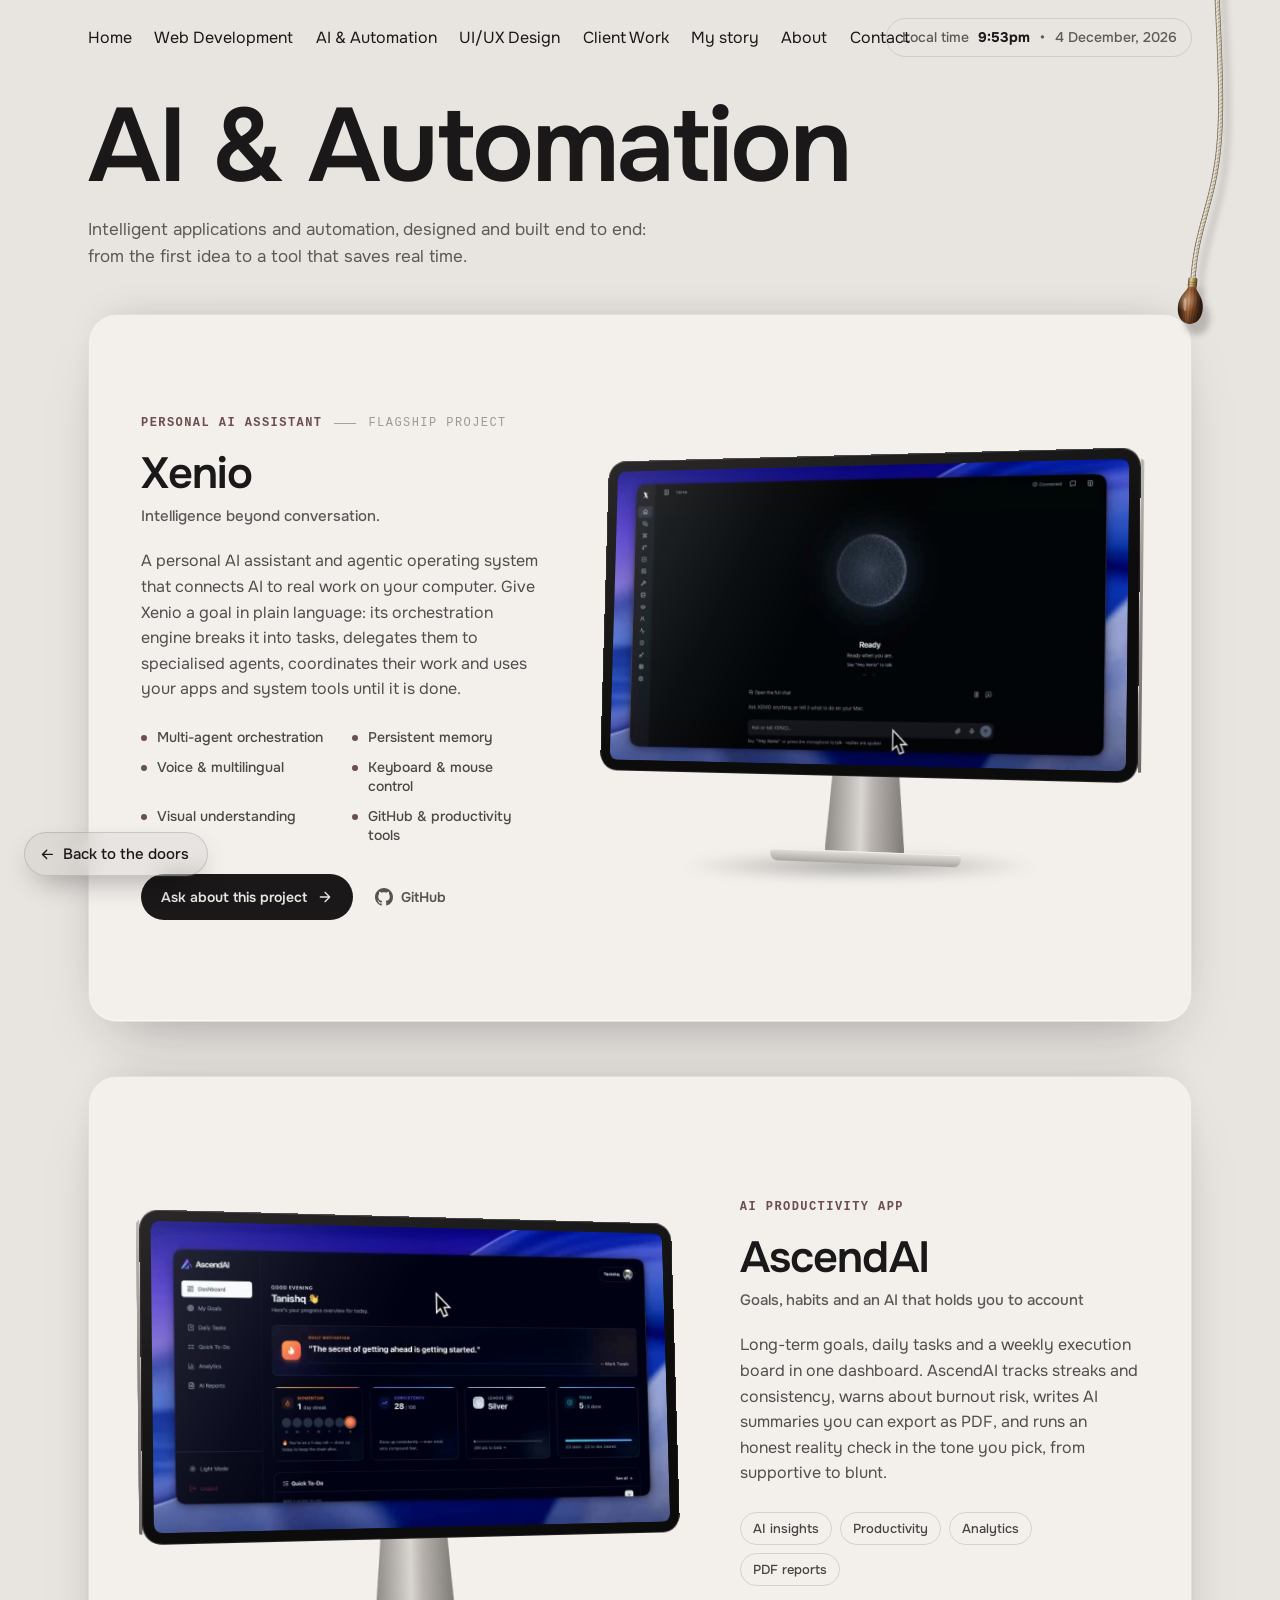
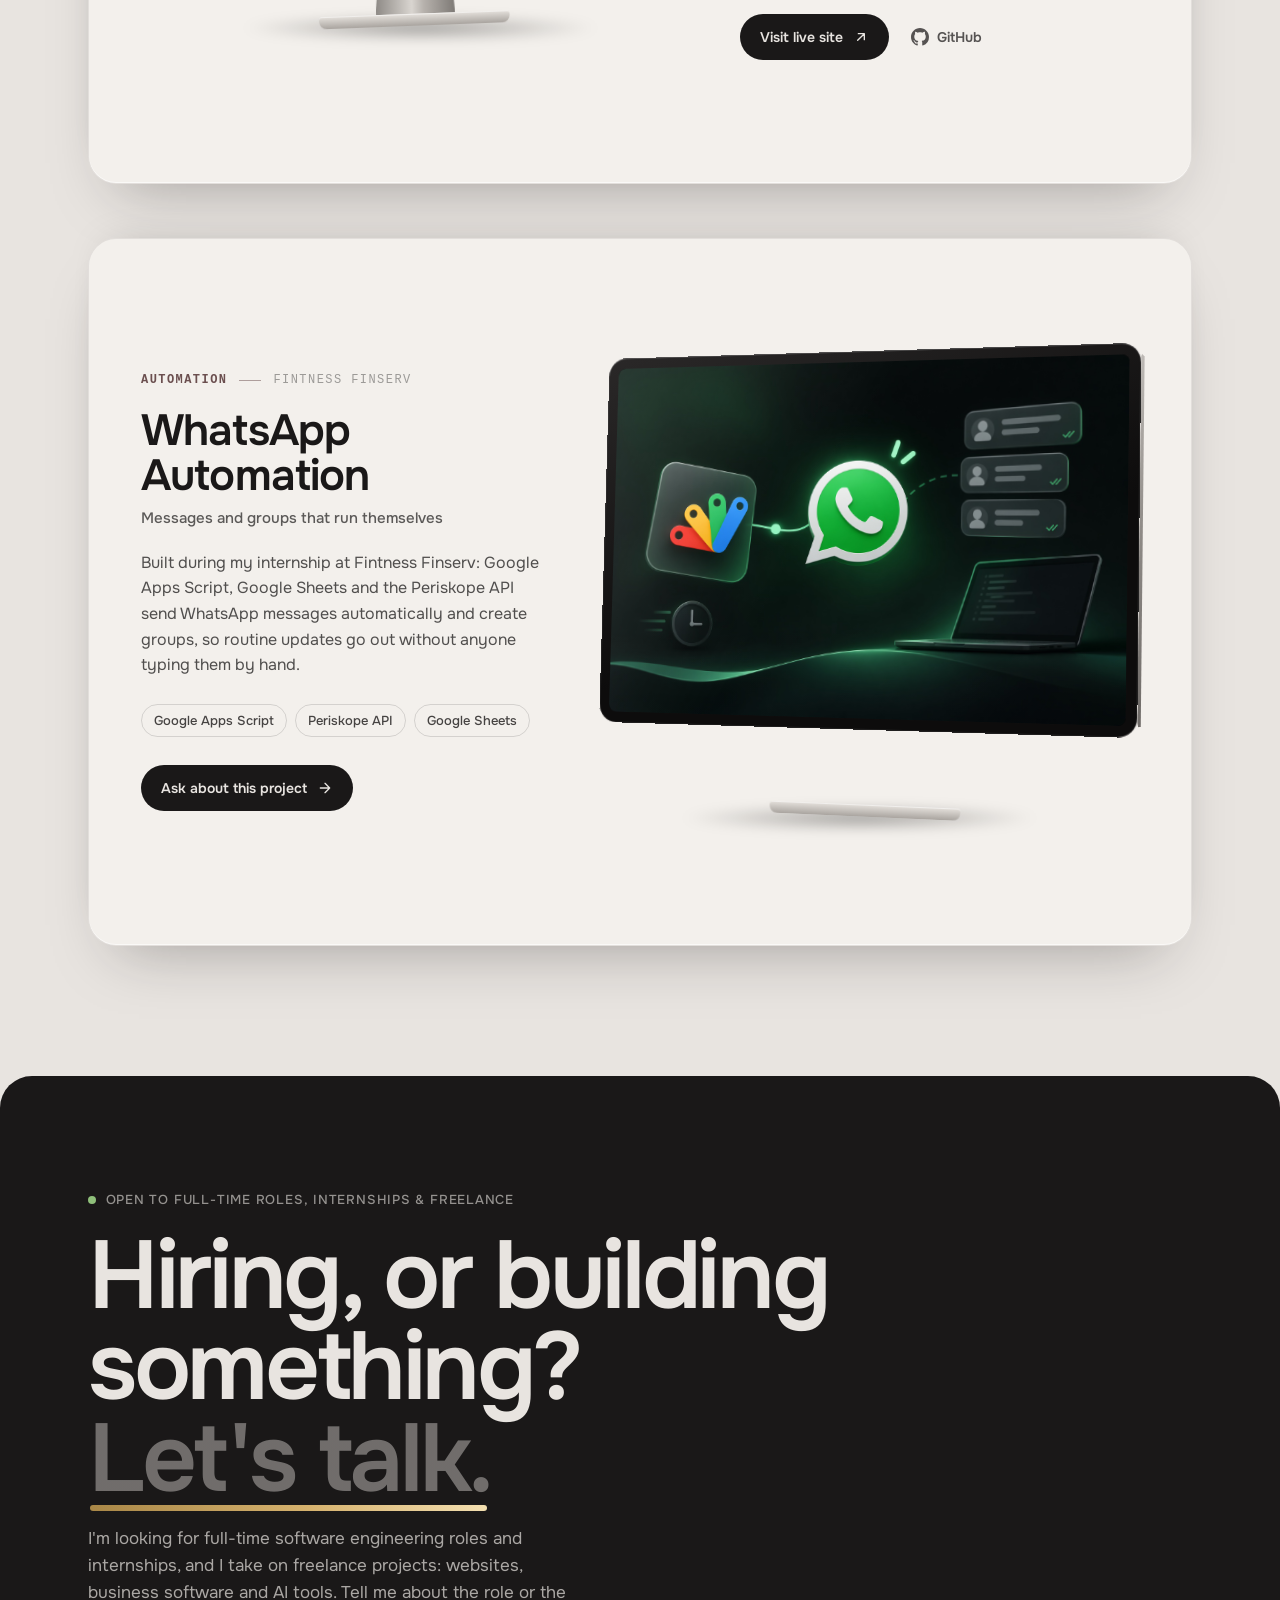
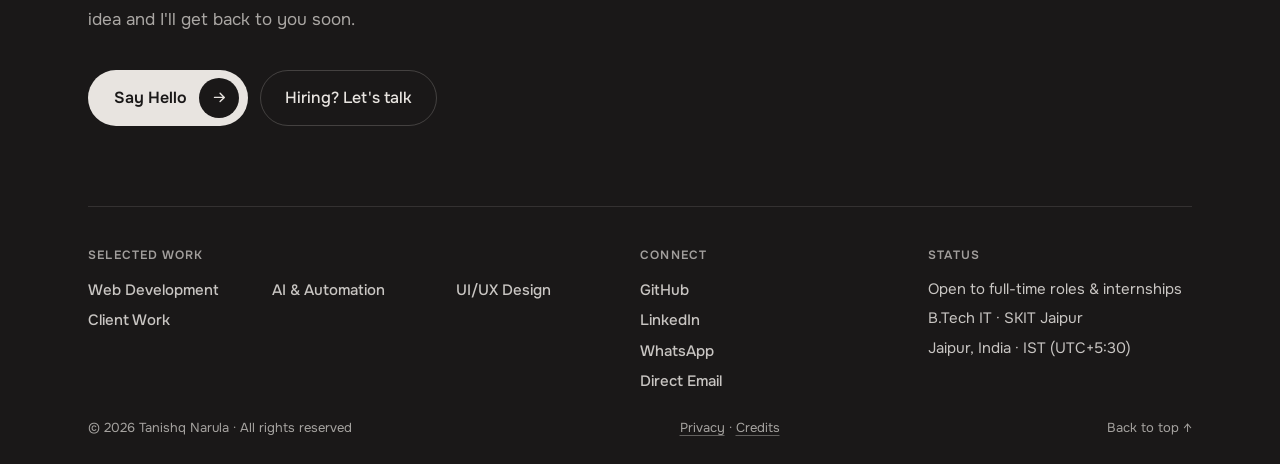
<file: app-developer/index.html>
<!DOCTYPE html>
<html lang="en">
<head>
<meta charset="UTF-8" />
<meta name="viewport" content="width=device-width, initial-scale=1.0, viewport-fit=cover" />
<title>AI &amp; Automation Freelancer — Tanishq Narula</title>
<link rel="preconnect" href="https://fonts.googleapis.com">
<link rel="preconnect" href="https://fonts.gstatic.com" crossorigin>
<link href="https://fonts.googleapis.com/css2?family=Onest:wght@300;400;500;600;700;800;900&display=swap" rel="stylesheet">
<style>/* Onest loaded via Google Fonts */</style>

<meta name="description" content="AI and automation work by Tanishq Narula, freelance developer in Jaipur: Xenio, a personal AI assistant and agentic operating system, the AscendAI goal tracker and WhatsApp automation with Google Apps Script." />
<meta name="theme-color" content="#1A1818" />
<script>if(/[?&]embed\b/.test(location.search))document.documentElement.classList.add('embed');try{if(localStorage.getItem('tn-mode')==='dark')document.documentElement.dataset.mode='dark'}catch(e){}</script>
<style>
:root{
  --surface-2: #D3CBC8;
  --surface: #DED8D4;
  --accent-to: #6B5C5C;
  --accent-from: #C4B0B0;
  --color-11: #F2EEEB;
  --color-13: #F2EFEC;
  --color-14: #F4F1EE;
  --color-15: #FBFAF8;
  --color-1: #1A1818;
  --color-2: #5C4242;
  --color-4: #A4552C;
  --color-8: #D5CDCA;
  --color-5: #7FB069;
  --color-10: #E8E4E0;
  --color-12: #F3EEEC;
  --bg:#E8E4E0;--fg:#1A1818;--fg-rgb:26,24,24;--card:#F3F0EC;--card-line:rgba(26,24,24,.08);--accent:#6B4F4F;--room:#FBFAF8;
  --shadow:0 -1px 0 rgba(255,255,255,.6) inset,0 30px 60px -30px rgba(26,24,24,.35),0 -12px 40px -24px rgba(26,24,24,.25);
  --font:'Onest',ui-sans-serif,system-ui,-apple-system,'Segoe UI',sans-serif;color-scheme:light}
html[data-mode="dark"]{--bg:#1A1818;--fg:#E8E4E0;--fg-rgb:232,228,224;--card:#232020;--card-line:rgba(232,228,224,.08);--accent:#D9C6C6;--room:#050505;
  --shadow:0 1px 0 rgba(255,255,255,.04) inset,0 30px 60px -30px rgba(0,0,0,.8),0 -12px 40px -20px rgba(0,0,0,.7);color-scheme:dark}
*{box-sizing:border-box;margin:0;padding:0}
html{scrollbar-width:none}html::-webkit-scrollbar{display:none}
body{min-height:100vh;background:var(--bg);color:var(--fg);font-family:var(--font);-webkit-font-smoothing:antialiased;overflow-x:clip}
a{color:inherit;text-decoration:none}
:focus-visible{outline:2px solid #6B5C5C;outline-offset:3px}
.glow{position:fixed;inset:0;pointer-events:none;z-index:50;background:var(--room);animation:out .8s ease .15s forwards}
@keyframes out{to{opacity:0;visibility:hidden}}
html.embed .glow{animation:none;transition:opacity .45s ease,visibility 0s linear .45s}
html.embed.in .glow{opacity:0;visibility:hidden}
html.embed.out .glow{opacity:1;visibility:visible;transition:opacity .4s ease}

.wrap{max-width:88rem;margin:0 auto;padding:24px max(16px,env(safe-area-inset-right)) 0 max(16px,env(safe-area-inset-left))}
@media (min-width:1024px){.wrap{padding-inline:88px}}
.top{display:flex;justify-content:space-between;align-items:center;gap:12px;padding-bottom:56px}
.chip{display:inline-flex;align-items:center;height:44px;padding:0 18px;border-radius:999px;border:1px solid rgba(var(--fg-rgb),.14);font-size:14px;font-weight:500;cursor:pointer;transition:background .25s}
.chip:hover{background:rgba(var(--fg-rgb),.05)}
.lbl{font-size:12px;font-weight:500;letter-spacing:.06em;text-transform:uppercase;color:rgba(var(--fg-rgb),.5)}
.intro{display:flex;flex-direction:column;align-items:flex-start;gap:20px;padding-bottom:64px;text-align:left}
.intro h1{white-space:nowrap;font-size:clamp(34px,8.2vw,104px)}
h1{font-size:clamp(44px,7vw,84px);font-weight:600;letter-spacing:-.025em;line-height:.95}
.intro p{max-width:52ch;font-size:17px;line-height:1.55;color:rgba(var(--fg-rgb),.68)}
.intro .count{display:block;margin-top:14px;font-family:ui-monospace,'SF Mono',Menlo,Consolas,monospace;font-size:12px;font-weight:600;letter-spacing:.12em;text-transform:uppercase;color:var(--accent)}

/* ---------- stacked project cards ---------- */
.stack{position:relative;padding-bottom:12vh}
.card{position:sticky;top:calc(var(--nav-h,72px) + 16px + var(--i) * 14px);margin-bottom:6vh;border-radius:28px;background:var(--card);box-shadow:var(--shadow);
  border:1px solid var(--card-line);transform-origin:50% 0;will-change:transform;overflow:hidden}
.card__in{display:grid;gap:28px;padding:28px;min-height:min(calc(100vh - var(--nav-h,72px) - 120px),720px)}
@media (min-width:900px){
  .card__in{grid-template-columns:minmax(0,5fr) minmax(0,7fr);align-items:center;gap:40px;padding:48px 52px}
  .card.flip .card__in{grid-template-columns:minmax(0,7fr) minmax(0,5fr)}
  .card.flip .card__info{order:2}
}
.card__dim{position:absolute;inset:0;background:#000;opacity:0;pointer-events:none;border-radius:inherit}
.card__meta{display:flex;align-items:center;gap:12px;margin-bottom:22px;font-family:ui-monospace,'SF Mono',Menlo,Consolas,monospace;font-size:12px;font-weight:600;letter-spacing:.12em;text-transform:uppercase;color:var(--accent)}
.card__meta .no{color:rgba(var(--fg-rgb),.4)}
.card__meta i{width:22px;height:1px;background:currentColor;opacity:.5}
.card h2{font-size:clamp(30px,3.4vw,46px);font-weight:600;letter-spacing:-.02em;line-height:1.02;margin-bottom:10px}
.card .sub{font-size:15px;font-weight:500;color:rgba(var(--fg-rgb),.7);margin-bottom:22px}
.card .desc{font-size:16px;line-height:1.6;color:rgba(var(--fg-rgb),.75);max-width:44ch;margin-bottom:26px}
.tags{display:flex;flex-wrap:wrap;gap:8px;margin-bottom:28px}
.tags li{list-style:none;padding:7px 12px;border-radius:999px;border:1px solid rgba(var(--fg-rgb),.14);font-size:13px;font-weight:500;color:rgba(var(--fg-rgb),.8)}
.live{display:inline-flex;align-items:center;gap:10px;height:46px;padding:0 20px;border-radius:999px;background:var(--fg);color:var(--bg);font-size:14px;font-weight:600;transition:transform .3s cubic-bezier(.16,1,.3,1)}
.live:hover{transform:translateY(-2px)}
.live svg{width:16px;height:16px}
.note{display:inline-flex;align-items:center;gap:8px;font-size:13px;font-weight:500;color:rgba(var(--fg-rgb),.68)}
.note::before{content:"";width:7px;height:7px;border-radius:50%;background:#7a8670}

/* ---------- the desktop: a slightly side-on monitor ---------- */
.stage{position:relative;perspective:1900px;perspective-origin:50% 40%;padding:10px 0 28px}
.mon{position:relative;transform-style:preserve-3d;transform:rotateY(-17deg) rotateX(4deg);transition:transform 1.2s cubic-bezier(.16,1,.3,1);margin-inline:auto;width:100%;max-width:720px}
.card.flip .mon{transform:rotateY(17deg) rotateX(4deg)}
.card:hover .mon{transform:rotateY(-12deg) rotateX(3deg)}
.card.flip:hover .mon{transform:rotateY(12deg) rotateX(3deg)}
.mon__body{position:relative;transform-style:preserve-3d;--mp:clamp(5px,1.3vw,11px);padding:var(--mp);border-radius:calc(var(--mp) + 8px);background:linear-gradient(160deg,#2a2828,#0d0c0c 60%);
  box-shadow:inset 0 0 0 1px rgba(255,255,255,.08),inset 0 1px 0 rgba(255,255,255,.12)}
/* the monitor's thickness: an edge you see because it is turned */
.mon__body::before{content:"";position:absolute;top:10px;bottom:10px;right:0;width:22px;transform-origin:100% 50%;transform:rotateY(-90deg);
  background:linear-gradient(180deg,#bdb9b5,#8d8985 50%,#6f6b68);border-radius:0 6px 6px 0}
.card.flip .mon__body::before{right:auto;left:0;transform-origin:0 50%;transform:rotateY(90deg)}
.mon__screen{position:relative;aspect-ratio:16/10;border-radius:8px;overflow:hidden;background:#000;transform:translateZ(.5px)}
.mon__screen img.page{position:absolute;left:0;top:0;width:100%;height:auto;display:block;will-change:transform;
  transform:translate3d(0,0,0)}

.mon__screen video{border-radius:inherit;position:absolute;inset:0;width:100%;height:100%;object-fit:contain!important;display:block}
.mon__screen.vid{aspect-ratio:var(--ar,16/10)}
.mon__screen::after{content:"";position:absolute;inset:0;pointer-events:none;
  background:linear-gradient(118deg,rgba(255,255,255,.16) 0%,rgba(255,255,255,.04) 28%,transparent 42%),linear-gradient(0deg,rgba(0,0,0,.12),transparent 30%)}
.mon__neck{position:relative;width:15%;height:clamp(40px,7vw,78px);margin:-2px auto 0;transform:translateZ(-30px);
  background:linear-gradient(90deg,#8e8a86,#d9d5d0 45%,#b7b2ad 60%,#7e7a76);clip-path:polygon(8% 0,92% 0,100% 100%,0 100%)}
.mon__foot{width:36%;height:12px;margin:0 auto;border-radius:3px 3px 8px 8px;transform:translateZ(-30px);
  background:linear-gradient(180deg,#e5e1dc,#a9a49f);box-shadow:0 1px 0 rgba(255,255,255,.5) inset}
.stage::after{content:"";position:absolute;left:18%;right:18%;bottom:14px;height:26px;border-radius:50%;
  background:radial-gradient(closest-side,rgba(0,0,0,.35),transparent);filter:blur(6px);z-index:-1}
html[data-mode="dark"] .stage::after{background:radial-gradient(closest-side,rgba(0,0,0,.8),transparent)}

/* arriving */
.card .card__info>*,.card .stage{transition:opacity .8s ease,transform 1s cubic-bezier(.16,1,.3,1)}
.card:not(.seen) .card__info>*{opacity:0;transform:translateY(18px)}
.card:not(.seen) .stage{opacity:0;transform:translateX(40px)}
@media (max-width:899.98px){.card:not(.seen) .stage,.card.flip:not(.seen) .stage{transform:translateY(20px)}}
.card.flip:not(.seen) .stage{transform:translateX(-40px)}
.card .card__info>*:nth-child(2){transition-delay:.05s}.card .card__info>*:nth-child(3){transition-delay:.1s}
.card .card__info>*:nth-child(4){transition-delay:.15s}.card .card__info>*:nth-child(5){transition-delay:.2s}.card .card__info>*:nth-child(6){transition-delay:.25s}

.outro{padding:10vh 0 14vh;text-align:center}
.outro p{font-size:15px;color:rgba(var(--fg-rgb),.55);margin-bottom:18px}

@media (max-width:899.98px){
  .card{top:calc(var(--nav-h,64px) + 10px + var(--i) * 10px);border-radius:22px}
  /* phones: each card fits one screen, desktop on top, the essentials below */
  .card__in{padding:16px 18px 20px;min-height:auto;gap:4px;max-height:calc(100svh - var(--nav-h,64px) - 40px)}
  .stage{order:-1;padding:4px 6% 18px}
  .mon__neck{height:30px}
  .card__meta{margin-bottom:8px;font-size:11px}
  .card h2{font-size:26px;margin-bottom:4px}
  .card .sub{font-size:13px;margin-bottom:10px}
  .card .desc{font-size:14px;line-height:1.5;margin-bottom:14px;display:-webkit-box;-webkit-line-clamp:3;-webkit-box-orient:vertical;overflow:hidden}
  .tags{display:none}
  .live{height:44px;padding:0 18px;font-size:13px}
  .mon,.card.flip .mon{transform:rotateY(-10deg) rotateX(3deg)}
  .card.flip .mon__body::before{right:0;left:auto;transform-origin:100% 50%;transform:rotateY(-90deg)}
}
@media (prefers-reduced-motion:reduce){
  .glow{display:none}
  .card .card__info>*,.card .stage{transition:none;opacity:1!important;transform:none!important}
}

.rn{position:sticky;top:0;z-index:40;transition:background .35s ease,box-shadow .35s ease}
.rn{background:var(--bg)}
.rn.stuck{box-shadow:0 1px 0 rgba(var(--fg-rgb),.1)}
.rn__in{max-width:88rem;margin:0 auto;display:flex;align-items:center;justify-content:space-between;gap:1.5rem;padding:1.1rem max(16px,env(safe-area-inset-right)) 1.1rem max(16px,env(safe-area-inset-left));transition:padding .35s ease}
.rn.stuck .rn__in{padding-block:.8rem}
@media (min-width:1024px){.rn__in{padding-inline:88px}}
.rn nav ul{display:none;list-style:none;margin:0;padding:0;gap:1.4rem;white-space:nowrap}
.rn nav button{padding:0;border:0;background:none;color:var(--fg);font:inherit;font-size:1rem;font-weight:500;opacity:.8;cursor:pointer;transition:opacity .2s}
.rn nav button:hover,.rn nav button[aria-current]{opacity:1}
.rn nav button[aria-current]{text-decoration:underline;text-underline-offset:.35em;text-decoration-thickness:1px}
.rn__clock{display:flex;align-items:center;gap:.6rem;padding:.6rem .9rem;border-radius:999px;border:1px solid rgba(var(--fg-rgb),.12);font-size:.875rem;font-weight:500;white-space:nowrap}
.rn__clock span{color:rgba(var(--fg-rgb),.68)}
.rn__menu{display:inline-flex;align-items:center;justify-content:center;gap:.5rem;height:2.75rem;padding:0 1.05rem 0 .95rem;font:500 .9375rem/1 'Onest',ui-sans-serif,system-ui,-apple-system,'Segoe UI',sans-serif;border-radius:999px;border:1px solid rgba(var(--fg-rgb),.12);background:none;color:var(--fg);cursor:pointer}
.rn__menu svg{width:1.1rem;height:1.1rem}
/* ---------- the menu, full screen, on small screens ---------- */
.rn__panel{position:fixed;inset:0;z-index:110;display:flex;flex-direction:column;
  padding:max(1rem,env(safe-area-inset-top)) max(1.25rem,env(safe-area-inset-right)) max(1.5rem,env(safe-area-inset-bottom)) max(1.25rem,env(safe-area-inset-left));
  background:var(--bg);color:var(--fg);visibility:hidden;opacity:0;
  transition:opacity .4s cubic-bezier(.4,0,.2,1),visibility 0s linear .4s}
.rn.open .rn__panel{visibility:visible;opacity:1;transition-delay:0s}
/* a wash of colour sweeps up behind the items as it opens */
.rn__panel::before{content:"";position:absolute;inset:0;pointer-events:none;
  background:radial-gradient(70% 55% at 12% 100%,rgba(164,85,44,.2),transparent 70%),
             radial-gradient(60% 50% at 95% 4%,rgba(196,176,176,.18),transparent 72%);
  opacity:0;transform:translateY(12%) scale(1.08);transition:opacity .6s ease,transform .9s cubic-bezier(.16,1,.3,1)}
.rn.open .rn__panel::before{opacity:1;transform:none}
.rn__phead{position:relative;z-index:1;display:flex;align-items:center;justify-content:space-between;min-height:2.75rem;margin-bottom:auto}
.rn__plbl{font:600 .75rem/1 'Onest',ui-sans-serif,system-ui,sans-serif;letter-spacing:.16em;text-transform:uppercase;color:rgba(var(--fg-rgb),.5)}
.rn__pclose{display:inline-flex;align-items:center;justify-content:center;width:2.75rem;height:2.75rem;border-radius:999px;
  border:1px solid rgba(var(--fg-rgb),.14);background:none;color:var(--fg);cursor:pointer;transition:background .25s,transform .35s cubic-bezier(.16,1,.3,1)}
.rn__pclose:hover{background:rgba(var(--fg-rgb),.08);transform:rotate(90deg)}
.rn__pclose svg{width:1.15rem;height:1.15rem}
.rn__plist{position:relative;z-index:1;display:flex;flex-direction:column;justify-content:center;gap:.1rem;padding-block:2rem}
/* each line rises into place, one after the other */
.rn__plist button, .rn__plist a{position:relative;display:flex;align-items:baseline;gap:.85rem;width:100%;padding:.45rem 0;border:0;background:none;color:var(--fg);
  font:600 clamp(2rem,9.5vw,2.9rem)/1.06 'Onest',ui-sans-serif,system-ui,sans-serif;letter-spacing:-.03em;text-align:left;cursor:pointer;
  opacity:0;transform:translateY(1.1rem);transition:opacity .5s ease,transform .66s cubic-bezier(.16,1,.3,1),color .25s ease}
.rn.open .rn__plist button, .rn.open .rn__plist a{opacity:1;transform:none;transition-delay:calc(var(--i,0) * 55ms + 90ms)}
.rn__plist button::before, .rn__plist a::before{content:counter(rnc,decimal-leading-zero);counter-increment:rnc;
  font:600 .8125rem/1 ui-monospace,'SF Mono',Menlo,Consolas,monospace;letter-spacing:.1em;color:rgba(var(--fg-rgb),.38);transition:color .25s}
.rn__plist{counter-reset:rnc}
.rn__plist button[aria-current], .rn__plist a[aria-current]{color:var(--fg)}
.rn__plist button[aria-current]::before, .rn__plist a[aria-current]::before{color:#A4552C}
@media (hover:hover){.rn__plist button:hover, .rn__plist a:hover{color:#A4552C}.rn__plist button:hover::before, .rn__plist a:hover::before{color:#A4552C}}
.rn__pfoot{position:relative;z-index:1;margin-top:auto;padding-top:1.25rem;border-top:1px solid rgba(var(--fg-rgb),.1);
  font:500 .8125rem/1.4 'Onest',ui-sans-serif,system-ui,sans-serif;color:rgba(var(--fg-rgb),.55);
  opacity:0;transform:translateY(.6rem);transition:opacity .5s ease .34s,transform .6s cubic-bezier(.16,1,.3,1) .34s}
.rn.open .rn__pfoot{opacity:1;transform:none}
html.rn-lock,html.rn-lock body{overflow:hidden}
@media (prefers-reduced-motion:reduce){
  .rn__panel,.rn__panel::before,.rn__plist button,.rn__pfoot{transition-duration:.01ms!important;transform:none!important}}

/* ---------- where things sit in the bar ---------- */
/* wide: the full nav shows, and "back" floats in the bottom-left corner instead of taking bar space */
@media (min-width:1200px){
  .rn nav ul{display:flex}
  .rn__menu,.rn__panel{display:none!important}
  .backd{position:fixed;left:max(1.5rem,env(safe-area-inset-left));bottom:max(1.5rem,calc(env(safe-area-inset-bottom) + 1rem));top:auto;z-index:60;
    height:3rem;padding:0 1.25rem 0 1rem;border-color:transparent;
    background:var(--bd-float,rgba(26,24,24,.9));color:var(--bd-floatfg,#E8E4E0);
    -webkit-backdrop-filter:blur(10px);backdrop-filter:blur(10px);
    box-shadow:0 12px 30px -12px rgba(0,0,0,.45),0 0 0 1px rgba(255,255,255,.08)}
  .backd span{display:inline}
  .backd:hover{background:var(--bd-float,rgba(26,24,24,1));border-color:transparent}
}
html[data-mode="dark"] .backd{--bd-float:rgba(232,228,224,.92);--bd-floatfg:#1A1818}
/* narrow: back on the left, menu on the right, no clock */
@media (max-width:1199.98px){
  .rn__in{justify-content:space-between}
  .rn nav{display:none}
  .rn__clock{display:none}
  .rn__menu{order:99;margin-left:auto}
  .backd{order:-2}
}

/* ---------- footer ---------- */
/* the footer slides up over the last 32px of the section above, so its rounded corners show that
   section's real background (gradients and glows included) instead of a flat patch of colour */
.sfw{position:relative;z-index:2;background:transparent;margin-top:-32px}
.sfw--dark .sf{box-shadow:inset 0 1px 0 rgba(232,228,224,.12)}
.sf{--sf-bg:#1A1818;--sf-fg:#E8E4E0;--sf-rgb:232,228,224;--sf-acc:#C4B0B0;position:relative;z-index:2;background:var(--sf-bg);color:var(--sf-fg);
  border-radius:2rem 2rem 0 0;overflow:hidden;font-family:'Onest',ui-sans-serif,system-ui,-apple-system,'Segoe UI',sans-serif}
html[data-mode="dark"] .sf{--sf-bg:#0F0E0E;box-shadow:inset 0 1px 0 rgba(232,228,224,.1)}
.sf__in{max-width:88rem;margin:0 auto;padding:5.5rem 1.25rem 1.5rem}
@media (min-width:1024px){.sf__in{padding:7rem 5.5rem 1.75rem}}
html,body{overscroll-behavior-y:none}
html{background:#1A1818}html[data-mode="dark"]{background:#0F0E0E}
body{margin:0}
.sf{margin-bottom:0}
.sf__eye{display:inline-flex;align-items:center;gap:.6rem;font-size:.8125rem;font-weight:500;letter-spacing:.06em;text-transform:uppercase;color:rgba(var(--sf-rgb),.6)}
.sf__eye i{width:.5rem;height:.5rem;border-radius:50%;background:#8FBF7A;box-shadow:0 0 0 0 rgba(143,191,122,.6);animation:sfPulse 2.2s ease-out infinite}
@keyframes sfPulse{70%{box-shadow:0 0 0 .55rem rgba(143,191,122,0)}100%{box-shadow:0 0 0 0 rgba(143,191,122,0)}}
.sf__h{margin:1.4rem 0 1.25rem;font-size:clamp(2.75rem,7.5vw,6.5rem);font-weight:600;line-height:.95;letter-spacing:-.035em}
.sf__h span{display:block;color:rgba(var(--sf-rgb),.42)}
.sf__p{max-width:46ch;font-size:1.0625rem;line-height:1.6;color:rgba(var(--sf-rgb),.7)}
.sf__cta{display:flex;flex-wrap:wrap;gap:.75rem;margin-top:2.25rem}
.sf__btn{display:inline-flex;align-items:center;gap:.8rem;height:3.5rem;padding:0 .55rem 0 1.6rem;border:0;border-radius:999px;background:var(--sf-fg);color:var(--sf-bg);
  font:inherit;font-size:1rem;font-weight:600;cursor:pointer;transition:transform .35s cubic-bezier(.16,1,.3,1)}
.sf__btn b{display:grid;place-items:center;width:2.5rem;height:2.5rem;border-radius:50%;background:var(--sf-bg);color:var(--sf-fg)}
.sf__btn svg{width:1.05rem;height:1.05rem;transition:transform .35s cubic-bezier(.16,1,.3,1)}
.sf__btn:hover{transform:translateY(-2px)}.sf__btn:hover svg{transform:translateX(3px)}
.sf__ghost{display:inline-flex;align-items:center;height:3.5rem;padding:0 1.5rem;border-radius:999px;border:1px solid rgba(var(--sf-rgb),.2);background:none;color:var(--sf-fg);
  font:inherit;font-size:1rem;font-weight:500;cursor:pointer;transition:background .25s}
.sf__ghost:hover{background:rgba(var(--sf-rgb),.07)}
.sf__cols{display:grid;grid-template-columns:repeat(2,minmax(0,1fr));gap:2.25rem 1.5rem;margin-top:5rem;padding-top:2.5rem;border-top:1px solid rgba(var(--sf-rgb),.12)}
@media (min-width:768px){.sf__cols{grid-template-columns:2fr 1fr 1fr}}
.sf__cols h3{margin-bottom:1rem;font-size:.75rem;font-weight:600;letter-spacing:.1em;text-transform:uppercase;color:rgba(var(--sf-rgb),.66)}
.sf__cols ul{list-style:none;margin:0;padding:0;display:flex;flex-direction:column;gap:.6rem}
@media (pointer:coarse),(max-width:767.98px){.sf__cols ul{gap:0}.sf__cols button,.sf__cols a,.sf__bot button{min-height:44px;min-width:44px;display:inline-flex;align-items:center}.sf__cols li.st{min-height:32px;display:flex;align-items:center}}
.sf__cols button,.sf__cols a{padding:0;border:0;background:none;color:rgba(var(--sf-rgb),.85);font:inherit;font-size:.9375rem;font-weight:500;cursor:pointer;text-align:left;text-decoration:none;transition:color .2s}
.sf__cols button:hover,.sf__cols a:hover{color:#fff}
.sf__cols li.st{font-size:.9375rem;color:rgba(var(--sf-rgb),.85)}
.sf__cols .work{display:grid;grid-template-columns:repeat(auto-fill,minmax(10rem,1fr));gap:.6rem 1.5rem}
.sf__in{position:relative;z-index:1}
/* the name runs the full width of the footer, edge to edge, behind the links and the bottom line */
.sf__word{position:absolute;left:0;right:0;bottom:0;z-index:0;margin:0;padding:0 1.2vw;font-size:var(--wf,15vw);font-weight:700;line-height:.74;letter-spacing:-.055em;
  color:rgba(var(--sf-rgb),.17);user-select:none;pointer-events:none;white-space:nowrap;text-align:center;transform:translateY(.05em)}
.sf__word span{display:inline-block}
.sf__word .short{display:none}
@media (max-width:767.98px){.sf__word .full{display:none}.sf__word .short{display:inline-block}}

.sf__bot{display:flex;flex-wrap:wrap;justify-content:space-between;gap:.75rem;margin-top:1.75rem;font-size:.8125rem;color:rgba(var(--sf-rgb),.68)}
.sf__bot button{padding:0;border:0;background:none;color:inherit;font:inherit;cursor:pointer}.sf__bot button:hover{color:var(--sf-fg)}
.sf__legal a{color:inherit;text-decoration:underline;text-underline-offset:.2em;text-decoration-color:rgba(var(--sf-rgb),.35)}.sf__legal a:hover{color:var(--sf-fg)}
@media (pointer:coarse),(max-width:767.98px){.sf__legal a{min-height:44px;display:inline-flex;align-items:center}}
@media (prefers-reduced-motion:reduce){.sf__eye i{animation:none}}
/* ---------- floating back-to-top ---------- */
.totop{--tt-bg:#1A1818;--tt-fg:#E8E4E0;--tt-ring:232,228,224;position:fixed;right:max(1.25rem,env(safe-area-inset-right));bottom:max(1.25rem,env(safe-area-inset-bottom));z-index:60;
  display:grid;place-items:center;width:3.25rem;height:3.25rem;padding:0;border:0;border-radius:50%;background:var(--tt-bg);color:var(--tt-fg);cursor:pointer;
  box-shadow:0 10px 30px -10px rgba(0,0,0,.45),0 0 0 1px rgba(var(--tt-ring),.14);
  opacity:0;visibility:hidden;transform:translateY(.75rem) scale(.9);
  transition:opacity .35s ease,visibility 0s linear .35s,transform .45s cubic-bezier(.16,1,.3,1),background .3s ease,color .3s ease,box-shadow .3s ease}
.totop.show{opacity:1;visibility:visible;transform:none;transition-delay:0s}
.totop[data-on="dark"]{--tt-bg:#E8E4E0;--tt-fg:#1A1818;--tt-ring:26,24,24}
.totop svg.ar{width:1.15rem;height:1.15rem;transition:transform .4s cubic-bezier(.16,1,.3,1)}
.totop svg.ring{position:absolute;inset:0;width:100%;height:100%;transform:rotate(-90deg);pointer-events:none}
.totop .ring circle{fill:none;stroke:currentColor;stroke-width:2;opacity:.85;stroke-dasharray:var(--len);stroke-dashoffset:calc(var(--len) * (1 - var(--p,0)));transition:stroke-dashoffset .12s linear}
.totop .lbl{position:absolute;right:calc(100% + .6rem);top:50%;padding:.4rem .75rem;border-radius:999px;background:var(--tt-bg);color:var(--tt-fg);font:500 .8125rem/1 'Onest',ui-sans-serif,system-ui,sans-serif;
  white-space:nowrap;pointer-events:none;opacity:0;transform:translate(.4rem,-50%);transition:opacity .25s ease,transform .35s cubic-bezier(.16,1,.3,1);box-shadow:0 0 0 1px rgba(var(--tt-ring),.14)}
@media (hover:hover){.totop:hover{transform:translateY(-3px)}.totop:hover svg.ar{transform:translateY(-3px)}.totop:hover .lbl{opacity:1;transform:translate(0,-50%)}}
.totop:focus-visible{outline:2px solid #C4B0B0;outline-offset:3px}
@media (max-width:767.98px){.totop{width:3rem;height:3rem}}
@media (prefers-reduced-motion:reduce){.totop,.totop svg.ar{transition:opacity .2s ease,visibility 0s linear .2s}}

.skel{position:relative}
.skel::after{content:"";position:absolute;inset:0;z-index:6;pointer-events:none;border-radius:inherit;opacity:1;
  background:linear-gradient(100deg,#E2DDD8 30%,#F1EDE9 50%,#E2DDD8 70%);background-size:220% 100%;animation:skel 1.25s linear infinite}
html[data-mode="dark"] .skel::after{background-image:linear-gradient(100deg,#231F1F 30%,#2F2A2A 50%,#231F1F 70%)}
@keyframes skel{from{background-position:120% 0}to{background-position:-100% 0}}
/* a recording that is still buffering: a light sweep over its poster until it plays */
.skel-buf{position:relative}
.skel-buf::before{content:"";position:absolute;inset:0;z-index:6;pointer-events:none;border-radius:inherit;
  background:linear-gradient(100deg,transparent 30%,rgba(255,255,255,.22) 50%,transparent 70%);background-size:220% 100%;animation:skel 1.25s linear infinite}
@media (prefers-reduced-motion:reduce){.skel::after{animation:none}}

/* "Back to the doors" sits in the room's sticky header: it stays on screen the whole
   time you are inside a room, but it is part of the bar rather than floating over the page,
   so it never covers anything you are reading. */
.backd{order:-2;flex:none;display:inline-flex;align-items:center;gap:.5rem;height:2.75rem;padding:0 1.1rem 0 .85rem;
  border:1px solid rgba(var(--fg-rgb),.14);border-radius:999px;background:rgba(var(--fg-rgb),.05);color:var(--fg);
  font:500 .9375rem/1 'Onest',ui-sans-serif,system-ui,-apple-system,'Segoe UI',sans-serif;text-decoration:none;cursor:pointer;white-space:nowrap;
  opacity:0;transform:translateX(-.5rem);transition:opacity .35s ease,transform .45s cubic-bezier(.16,1,.3,1),background .25s ease,border-color .25s ease}
.backd.show{opacity:1;transform:none}
.backd svg{width:1.05rem;height:1.05rem;transition:transform .35s cubic-bezier(.16,1,.3,1)}
@media (hover:hover){.backd:hover{background:rgba(var(--fg-rgb),.1);border-color:rgba(var(--fg-rgb),.26)}.backd:hover svg{transform:translateX(-3px)}}
.backd:focus-visible{outline:2px solid #C4B0B0;outline-offset:3px}
/* phones keep the words on both pills; on the very narrowest screens they just get a little smaller */
@media (max-width:359.98px){.backd,.rn__menu{font-size:.8125rem}.backd{padding:0 .85rem 0 .7rem}.rn__menu{padding:0 .85rem}}
/* the leftover top row above each room's title, and the gap under the intro */
.top{display:none!important}
.intro{padding-bottom:clamp(28px,4vw,44px)!important}
.rn__in{min-width:0}
.rn nav{min-width:0}

/* ================= Tanishq's projects: monitors for desktop work, phones for mobile work ================= */
.mon__screen img.fit{position:absolute;inset:0;width:100%;height:100%;object-fit:cover;display:block}
.card__meta .no{font-weight:500}
.feats{list-style:none;display:grid;grid-template-columns:repeat(2,minmax(0,1fr));gap:10px 22px;max-width:46ch;margin-bottom:28px}
.feats li{position:relative;padding-left:16px;font-size:14px;line-height:1.4;font-weight:500;color:rgba(var(--fg-rgb),.78)}
.feats li::before{content:"";position:absolute;left:0;top:.52em;width:6px;height:6px;border-radius:50%;background:var(--accent)}
p.note{display:flex;align-items:flex-start;gap:8px;max-width:44ch;margin:-6px 0 22px;line-height:1.45}
p.note::before{flex:none;margin-top:.45em}
.card .card__info>*:nth-child(7){transition-delay:.3s}

/* the screen lights up a beat after the device arrives */
.mon__screen>video,.mon__screen>img,.phone__vp,.phone__tab{transition:opacity .9s ease .3s}
.card:not(.seen) .mon__screen>video,.card:not(.seen) .mon__screen>img,.card:not(.seen) .phone__vp,.card:not(.seen) .phone__tab{opacity:0}

/* ---------- the phone: an iPhone turned slightly side-on ---------- */
.card--phone .card__in{--w:clamp(210px,calc((100svh - var(--nav-h,72px) - 240px) * .5),320px);--sw:calc(var(--w) * .916)}
.card--phone .stage{perspective:1600px;perspective-origin:50% 45%;display:grid;place-items:center;padding:6px 0 34px}
.card--phone .stage::after{left:50%;right:auto;bottom:10px;width:calc(var(--w) * 1.05);transform:translateX(-50%);
  background:radial-gradient(closest-side,rgba(0,0,0,.3),transparent);filter:blur(7px)}
html[data-mode="dark"] .card--phone .stage::after{background:radial-gradient(closest-side,rgba(0,0,0,.8),transparent)}
.phone{position:relative;width:var(--w);transform-style:preserve-3d;transform:rotateY(-21deg) rotateX(6deg) rotateZ(1.2deg);transition:transform 1.2s cubic-bezier(.16,1,.3,1)}
.card.flip .phone{transform:rotateY(21deg) rotateX(6deg) rotateZ(-1.2deg)}
.card:hover .phone{transform:rotateY(-12deg) rotateX(3deg) rotateZ(.5deg)}
.card.flip:hover .phone{transform:rotateY(12deg) rotateX(3deg) rotateZ(-.5deg)}
.phone__body{position:relative;transform-style:preserve-3d;padding:calc(var(--w) * .012);border-radius:calc(var(--w) * .168);
  background:linear-gradient(145deg,#e4e0db 0%,#8f8a85 22%,#5b5753 48%,#9d9893 74%,#e6e2dd 100%);
  box-shadow:inset 0 0 0 1px rgba(255,255,255,.35),0 50px 80px -40px rgba(26,24,24,.55),0 18px 30px -18px rgba(26,24,24,.35)}
html[data-mode="dark"] .phone__body{box-shadow:inset 0 0 0 1px rgba(255,255,255,.25),0 50px 80px -40px rgba(0,0,0,.9),0 18px 30px -18px rgba(0,0,0,.7)}
/* the frame's thickness: an edge you see because the phone is turned */
.phone__body::before{content:"";position:absolute;top:calc(var(--w) * .16);bottom:calc(var(--w) * .16);right:0;width:calc(var(--w) * .05);transform-origin:100% 50%;transform:rotateY(-90deg);
  background:linear-gradient(180deg,#cfcac5,#8c8783 30%,#6d6965 70%,#b9b4af)}
.card.flip .phone__body::before{right:auto;left:0;transform-origin:0 50%;transform:rotateY(90deg)}
.phone__btn{position:absolute;width:calc(var(--w) * .014);border-radius:2px;background:linear-gradient(90deg,#6e6a66,#bdb8b3);transform:translateZ(-1px)}
.phone__btn.l{left:calc(var(--w) * -.008)}
.phone__btn.r{right:calc(var(--w) * -.008)}
.phone__screen{position:relative;box-sizing:content-box;aspect-ratio:1180/2556;border:calc(var(--w) * .03) solid #050505;border-radius:calc(var(--w) * .156);overflow:hidden;background:#141414;transform:translateZ(.5px)}
.phone__screen::after{content:"";position:absolute;inset:0;pointer-events:none;z-index:3;
  background:linear-gradient(118deg,rgba(255,255,255,.14) 0%,rgba(255,255,255,.03) 30%,transparent 44%)}
.island{position:absolute;left:34%;top:calc(var(--sw) * .028);width:32%;aspect-ratio:126/37;border-radius:999px;background:#000;z-index:4}
.sbar{position:absolute;left:0;right:0;top:0;height:calc(var(--sw) * .15);display:flex;align-items:center;justify-content:space-between;
  padding:0 calc(var(--sw) * .085) 0 calc(var(--sw) * .115);color:#fff;font-size:calc(var(--sw) * .043);font-weight:600;letter-spacing:-.01em;pointer-events:none}
.sbar svg{height:calc(var(--sw) * .036);width:auto;display:block}
.sbar span:last-child{display:flex;align-items:center;gap:calc(var(--sw) * .014)}
/* an app on the screen: the status bar and tab bar stay put, the page between them scrolls */
.phone__screen.app{display:flex;flex-direction:column;background:var(--sb,#fff)}
.phone__screen.app .sbar{position:relative;flex:none;z-index:2;color:var(--sbfg,#111);background:var(--sb,#fff)}
.phone__vp{position:relative;flex:1;min-height:0;overflow:hidden;background:var(--sb,#fff)}
.phone__vp img.page{position:absolute;left:0;top:0;width:100%;height:auto;display:block;will-change:transform;transform:translate3d(0,0,0)}
.phone__tab{position:relative;flex:none;z-index:2;background:var(--tab,#fff);box-shadow:0 -1px 0 rgba(0,0,0,.06)}
.phone__tab img{display:block;width:100%;height:auto}
.phone__tab.hb{padding-bottom:calc(var(--sw) * .075)}
.phone__tab.hb::after{content:"";position:absolute;left:50%;bottom:calc(var(--sw) * .024);width:35%;height:calc(var(--sw) * .013);border-radius:999px;background:#111;transform:translateX(-50%)}

@media (max-width:899.98px){
  .card--phone .card__in{--w:clamp(150px,calc((100svh - var(--nav-h,64px) - 370px) * .47),230px)}
  .phone,.card.flip .phone{transform:rotateY(-14deg) rotateX(4deg) rotateZ(.6deg)}
  .card.flip .phone__body::before{right:0;left:auto;transform-origin:100% 50%;transform:rotateY(-90deg)}
  .feats{display:none}
  p.note{margin:-4px 0 12px;font-size:12px}
}
@media (prefers-reduced-motion:reduce){
  .mon__screen>video,.mon__screen>img,.phone__vp,.phone__tab{transition:none;opacity:1!important}
}
</style>
<link rel="canonical" href="https://tanishqnarula.dev/app-developer/" />
<meta name="robots" content="index,follow,max-image-preview:large,max-snippet:-1,max-video-preview:-1" />
<meta name="author" content="Tanishq Narula" />
<link rel="icon" href="/tn-favicon.ico" sizes="48x48" />
<link rel="icon" type="image/png" href="/tn-icon-192.png" sizes="192x192" />
<link rel="apple-touch-icon" href="/tn-apple-touch-icon.png" />
<meta property="og:type" content="website" />
<meta property="og:site_name" content="Tanishq Narula" />
<meta property="og:locale" content="en_US" />
<meta property="og:url" content="https://tanishqnarula.dev/app-developer/" />
<meta property="og:title" content="AI &amp; Automation Freelancer — Tanishq Narula" />
<meta property="og:description" content="AI and automation work by Tanishq Narula, freelance developer in Jaipur: Xenio, a personal AI assistant and agentic operating system, the AscendAI goal tracker and WhatsApp automation with Google Apps Script." />
<meta property="og:image" content="https://tanishqnarula.dev/images/seo/tanishq-preview-2.jpg" />
<meta property="og:image:secure_url" content="https://tanishqnarula.dev/og.jpg?v=3" />
<meta property="og:image:type" content="image/jpeg" />
<meta property="og:image:width" content="1200" />
<meta property="og:image:height" content="630" />
<meta property="og:image:alt" content="Tanishq Narula&#39;s portfolio" />
<meta name="twitter:card" content="summary_large_image" />
<meta name="twitter:title" content="AI &amp; Automation Freelancer — Tanishq Narula" />
<meta name="twitter:description" content="AI and automation work by Tanishq Narula, freelance developer in Jaipur: Xenio, a personal AI assistant and agentic operating system, the AscendAI goal tracker and WhatsApp automation with Google Apps Script." />
<meta name="twitter:image" content="https://tanishqnarula.dev/images/seo/tanishq-preview-2.jpg" />
<script type="application/ld+json">{"@context":"https://schema.org","@graph":[{"@type":"Person","@id":"https://tanishqnarula.dev/#tanishq","name":"Tanishq Narula","givenName":"Tanishq","familyName":"Narula","alternateName":["Tanishq","tanishqnarula12"],"url":"https://tanishqnarula.dev/","image":"https://tanishqnarula.dev/images/profile/tanishq-photo-v2.webp","jobTitle":"Freelance Software Developer, AI Builder and Designer","description":"Freelance software developer and designer in Jaipur, India. Tanishq Narula builds websites, web apps, AI automation and UI/UX design for startups and businesses. Available for freelance projects.","email":"mailto:tanishqnarula60@gmail.com","telephone":"+91-6378211535","sameAs":["https://github.com/tanishqnarula12","https://www.linkedin.com/in/tanishq-narula-0295a7328/"],"knowsAbout":["Web Development","Web Applications","CRM Development","AI & Automation","Workflow Automation","UI/UX Design","Graphic Design","Branding","Visual Communication"],"address":{"@type":"PostalAddress","addressLocality":"Jaipur","addressRegion":"Rajasthan","addressCountry":"IN"},"affiliation":{"@type":"CollegeOrUniversity","name":"Swami Keshvanand Institute of Technology, Jaipur"},"worksFor":{"@type":"Organization","name":"Fintness Finserv"}},{"@type":"ProfessionalService","@id":"https://tanishqnarula.dev/#services","name":"Tanishq Narula — Freelance Web, AI & Design","url":"https://tanishqnarula.dev/","image":"https://tanishqnarula.dev/images/seo/tanishq-preview-2.jpg","description":"Freelance software developer and designer in Jaipur, India. Tanishq Narula builds websites, web apps, AI automation and UI/UX design for startups and businesses. Available for freelance projects.","email":"mailto:tanishqnarula60@gmail.com","telephone":"+91-6378211535","founder":{"@id":"https://tanishqnarula.dev/#tanishq"},"address":{"@type":"PostalAddress","addressLocality":"Jaipur","addressRegion":"Rajasthan","addressCountry":"IN"},"areaServed":[{"@type":"Country","name":"India"},{"@type":"Place","name":"Worldwide (remote)"}],"hasOfferCatalog":{"@type":"OfferCatalog","name":"Freelance services","itemListElement":[{"@type":"Offer","itemOffered":{"@type":"Service","name":"Web Development","description":"Responsive websites, web applications and business software such as CRM tools, built end to end.","provider":{"@id":"https://tanishqnarula.dev/#tanishq"}}},{"@type":"Offer","itemOffered":{"@type":"Service","name":"AI & Automation","description":"AI-powered applications and automated workflows for businesses.","provider":{"@id":"https://tanishqnarula.dev/#tanishq"}}},{"@type":"Offer","itemOffered":{"@type":"Service","name":"UI/UX Design","description":"User flows, wireframes, interface design and interactive prototypes.","provider":{"@id":"https://tanishqnarula.dev/#tanishq"}}},{"@type":"Offer","itemOffered":{"@type":"Service","name":"Graphic Design","description":"Social media creatives, branding and visual communication for clients.","provider":{"@id":"https://tanishqnarula.dev/#tanishq"}}}]}},{"@type":"WebSite","@id":"https://tanishqnarula.dev/#website","url":"https://tanishqnarula.dev/","name":"Tanishq Narula — Portfolio","description":"Freelance software developer and designer in Jaipur, India. Tanishq Narula builds websites, web apps, AI automation and UI/UX design for startups and businesses. Available for freelance projects.","publisher":{"@id":"https://tanishqnarula.dev/#tanishq"},"inLanguage":"en"},{"@type":"ItemList","@id":"https://tanishqnarula.dev/app-developer/#projects","name":"AI & Automation projects","itemListElement":[{"@type":"ListItem","position":1,"item":{"@type":"CreativeWork","name":"Xenio","headline":"Intelligence beyond conversation.","description":"A personal AI assistant and agentic operating system that connects AI to real work on your computer. Give Xenio a goal in plain language: its orchestration engine breaks it into tasks, delegates them to specialised agents, coordinates their work and uses your apps and system tools until it is done.","image":"https://tanishqnarula.dev/media/work/xenio.jpg","creator":{"@id":"https://tanishqnarula.dev/#tanishq"},"keywords":"Multi-agent orchestration, Persistent memory, Voice & multilingual, Keyboard & mouse control, Visual understanding, GitHub & productivity tools","video":{"@type":"VideoObject","name":"Xenio — screen recording","description":"Intelligence beyond conversation.","thumbnailUrl":"https://tanishqnarula.dev/media/work/xenio.jpg","contentUrl":"https://tanishqnarula.dev/media/work/xenio.mp4","uploadDate":"2026-11-07"}}},{"@type":"ListItem","position":2,"item":{"@type":"CreativeWork","name":"AscendAI","headline":"Goals, habits and an AI that holds you to account","description":"Long-term goals, daily tasks and a weekly execution board in one dashboard. AscendAI tracks streaks and consistency, warns about burnout risk, writes AI summaries you can export as PDF, and runs an honest reality check in the tone you pick, from supportive to blunt.","image":"https://tanishqnarula.dev/media/work/ascend-ai.jpg","creator":{"@id":"https://tanishqnarula.dev/#tanishq"},"keywords":"AI insights, Productivity, Analytics, PDF reports","video":{"@type":"VideoObject","name":"AscendAI — screen recording","description":"Goals, habits and an AI that holds you to account","thumbnailUrl":"https://tanishqnarula.dev/media/work/ascend-ai.jpg","contentUrl":"https://tanishqnarula.dev/media/work/ascend-ai.mp4","uploadDate":"2026-11-07"}}},{"@type":"ListItem","position":3,"item":{"@type":"CreativeWork","name":"WhatsApp Automation","headline":"Messages and groups that run themselves","description":"Built during my internship at Fintness Finserv: Google Apps Script, Google Sheets and the Periskope API send WhatsApp messages automatically and create groups, so routine updates go out without anyone typing them by hand.","image":"https://tanishqnarula.dev/media/work/whatsapp-automation.jpg","creator":{"@id":"https://tanishqnarula.dev/#tanishq"},"keywords":"Google Apps Script, Periskope API, Google Sheets"}}]}]}</script>
<link rel="me" href="https://github.com/tanishqnarula12"/><link rel="me" href="https://www.linkedin.com/in/tanishq-narula-0295a7328/"/><meta name="geo.region" content="IN-RJ"/><meta name="geo.placename" content="Jaipur"/><link rel="stylesheet" href="/assets/tn/tn.css?v=e0929adb">
</head>
<body>
<div class="glow" aria-hidden="true"></div>
<header class="rn" id="rn">
  <div class="rn__in">
    <nav aria-label="Primary"><ul><li><a href="/">Home</a></li><li><a href="/web-developer/">Web Development</a></li><li><a href="/app-developer/" aria-current="page">AI &amp; Automation</a></li><li><a href="/ui-ux-designer/">UI/UX Design</a></li><li><a href="/graphic-designer/">Client Work</a></li><li><a href="/#about">My story</a></li><li><a href="/photographer/">About</a></li><li><a href="/contact/">Contact</a></li></ul></nav>
    <div class="rn__clock" aria-label="Local time"><span>Local time</span><b data-ftime>—</b><span class="d">•</span><span class="d" data-fdate></span></div>
    <button class="rn__menu" id="rnMenu" aria-expanded="false" aria-controls="rnPanel"><svg aria-hidden="true" focusable="false" viewBox="0 0 24 24" fill="none" stroke="currentColor" stroke-width="2" stroke-linecap="round"><path d="M4 6h16M4 12h16M4 18h16"/></svg><span>Menu</span></button>
  </div>
  <div class="rn__panel" id="rnPanel" role="dialog" aria-modal="true" aria-label="Menu">
    <div class="rn__phead">
      <span class="rn__plbl">Menu</span>
      <button class="rn__pclose" id="rnClose" aria-label="Close menu"><svg aria-hidden="true" focusable="false" viewBox="0 0 24 24" fill="none" stroke="currentColor" stroke-width="2" stroke-linecap="round"><path d="M18 6 6 18M6 6l12 12"/></svg></button>
    </div>
    <div class="rn__plist"><a href="/" class="rn__pitem">Home</a><a href="/web-developer/" class="rn__pitem">Web Development</a><a href="/app-developer/" class="rn__pitem" aria-current="page">AI &amp; Automation</a><a href="/ui-ux-designer/" class="rn__pitem">UI/UX Design</a><a href="/graphic-designer/" class="rn__pitem">Client Work</a><a href="/#about" class="rn__pitem">My story</a><a href="/photographer/" class="rn__pitem">About</a><a href="/contact/" class="rn__pitem">Contact</a></div>
    <p class="rn__pfoot">Tanishq Narula — open to full-time roles, internships &amp; freelance<br>Jaipur, India · IST</p>
  </div>
</header>

<main class="wrap">
  <div class="top"><a class="chip" href="/#works">← Back to the doors</a></div>
  <section class="intro">
    <h1>AI &amp; Automation</h1>
    <div><p>Intelligent applications and automation, designed and built end to end: from the first idea to a tool that saves real time.</p></div>
  </section>
  <section class="stack" id="stack" aria-label="Projects">
  <article class="card" style="--i:0" aria-labelledby="p0">
    <div class="card__in">
      <div class="card__info"><p class="card__meta"><span>Personal AI assistant</span><i></i><span class="no">Flagship project</span></p><h2 id="p0">Xenio</h2><p class="sub">Intelligence beyond conversation.</p><p class="desc">A personal AI assistant and agentic operating system that connects AI to real work on your computer. Give Xenio a goal in plain language: its orchestration engine breaks it into tasks, delegates them to specialised agents, coordinates their work and uses your apps and system tools until it is done.</p><ul class="feats"><li>Multi-agent orchestration</li><li>Persistent memory</li><li>Voice &amp; multilingual</li><li>Keyboard &amp; mouse control</li><li>Visual understanding</li><li>GitHub &amp; productivity tools</li></ul><p class="acts"><a class="live" href="/contact/" aria-label="Ask about Xenio">Ask about this project <svg aria-hidden="true" focusable="false" viewBox="0 0 24 24" fill="none" stroke="currentColor" stroke-width="2" stroke-linecap="round" stroke-linejoin="round"><path d="M5 12h14M12 5l7 7-7 7"/></svg></a><a class="code" href="https://github.com/tanishqnarula12/Xenio" target="_blank" rel="noopener noreferrer" aria-label="Xenio on GitHub (opens in a new tab)"><svg aria-hidden="true" focusable="false" viewBox="0 0 16 16" fill="currentColor"><path d="M8 0C3.58 0 0 3.58 0 8c0 3.54 2.29 6.53 5.47 7.59.4.07.55-.17.55-.38 0-.19-.01-.82-.01-1.49-2.01.37-2.53-.49-2.69-.94-.09-.23-.48-.94-.82-1.13-.28-.15-.68-.52-.01-.53.63-.01 1.08.58 1.23.82.72 1.21 1.87.87 2.33.66.07-.52.28-.87.51-1.07-1.78-.2-3.64-.89-3.64-3.95 0-.87.31-1.59.82-2.15-.08-.2-.36-1.02.08-2.12 0 0 .67-.21 2.2.82.64-.18 1.32-.27 2-.27.68 0 1.36.09 2 .27 1.53-1.04 2.2-.82 2.2-.82.44 1.1.16 1.92.08 2.12.51.56.82 1.27.82 2.15 0 3.07-1.87 3.75-3.65 3.95.29.25.54.73.54 1.48 0 1.07-.01 1.93-.01 2.2 0 .21.15.46.55.38A8.013 8.013 0 0 0 16 8c0-4.42-3.58-8-8-8z"/></svg>GitHub</a></p></div>
      <div class="stage" aria-hidden="true"><div class="mon"><div class="mon__body"><div class="mon__screen vid" style="--ar:1280 / 718"><video muted loop playsinline preload="none" poster="/media/work/xenio.jpg" src="/media/work/xenio-m.mp4" aria-label="Xenio screen recording"></video></div></div><div class="mon__neck"></div><div class="mon__foot"></div></div></div>
    </div>
    <div class="card__dim"></div>
  </article>
  <article class="card flip" style="--i:1" aria-labelledby="p1">
    <div class="card__in">
      <div class="card__info"><p class="card__meta"><span>AI productivity app</span></p><h2 id="p1">AscendAI</h2><p class="sub">Goals, habits and an AI that holds you to account</p><p class="desc">Long-term goals, daily tasks and a weekly execution board in one dashboard. AscendAI tracks streaks and consistency, warns about burnout risk, writes AI summaries you can export as PDF, and runs an honest reality check in the tone you pick, from supportive to blunt.</p><ul class="tags"><li>AI insights</li><li>Productivity</li><li>Analytics</li><li>PDF reports</li></ul><p class="acts"><a class="live" href="https://ascend-ai-ov67.vercel.app" target="_blank" rel="noopener noreferrer" aria-label="Visit AscendAI live site (opens in a new tab)">Visit live site <svg aria-hidden="true" focusable="false" viewBox="0 0 24 24" fill="none" stroke="currentColor" stroke-width="2" stroke-linecap="round" stroke-linejoin="round"><path d="M7 17 17 7M8 7h9v9"/></svg></a><a class="code" href="https://github.com/tanishqnarula12/ascend-ai" target="_blank" rel="noopener noreferrer" aria-label="AscendAI on GitHub (opens in a new tab)"><svg aria-hidden="true" focusable="false" viewBox="0 0 16 16" fill="currentColor"><path d="M8 0C3.58 0 0 3.58 0 8c0 3.54 2.29 6.53 5.47 7.59.4.07.55-.17.55-.38 0-.19-.01-.82-.01-1.49-2.01.37-2.53-.49-2.69-.94-.09-.23-.48-.94-.82-1.13-.28-.15-.68-.52-.01-.53.63-.01 1.08.58 1.23.82.72 1.21 1.87.87 2.33.66.07-.52.28-.87.51-1.07-1.78-.2-3.64-.89-3.64-3.95 0-.87.31-1.59.82-2.15-.08-.2-.36-1.02.08-2.12 0 0 .67-.21 2.2.82.64-.18 1.32-.27 2-.27.68 0 1.36.09 2 .27 1.53-1.04 2.2-.82 2.2-.82.44 1.1.16 1.92.08 2.12.51.56.82 1.27.82 2.15 0 3.07-1.87 3.75-3.65 3.95.29.25.54.73.54 1.48 0 1.07-.01 1.93-.01 2.2 0 .21.15.46.55.38A8.013 8.013 0 0 0 16 8c0-4.42-3.58-8-8-8z"/></svg>GitHub</a></p></div>
      <div class="stage" aria-hidden="true"><div class="mon"><div class="mon__body"><div class="mon__screen vid" style="--ar:1280 / 718"><video muted loop playsinline preload="none" poster="/media/work/ascend-ai.jpg" src="/media/work/ascend-ai-m.mp4" aria-label="AscendAI screen recording"></video></div></div><div class="mon__neck"></div><div class="mon__foot"></div></div></div>
    </div>
    <div class="card__dim"></div>
  </article>
  <article class="card" style="--i:2" aria-labelledby="p2">
    <div class="card__in">
      <div class="card__info"><p class="card__meta"><span>Automation</span><i></i><span class="no">Fintness Finserv</span></p><h2 id="p2">WhatsApp Automation</h2><p class="sub">Messages and groups that run themselves</p><p class="desc">Built during my internship at Fintness Finserv: Google Apps Script, Google Sheets and the Periskope API send WhatsApp messages automatically and create groups, so routine updates go out without anyone typing them by hand.</p><ul class="tags"><li>Google Apps Script</li><li>Periskope API</li><li>Google Sheets</li></ul><p class="acts"><a class="live" href="/contact/" aria-label="Ask about WhatsApp Automation">Ask about this project <svg aria-hidden="true" focusable="false" viewBox="0 0 24 24" fill="none" stroke="currentColor" stroke-width="2" stroke-linecap="round" stroke-linejoin="round"><path d="M5 12h14M12 5l7 7-7 7"/></svg></a></p></div>
      <div class="stage" aria-hidden="true"><div class="mon"><div class="mon__body"><div class="mon__screen vid" style="--ar:1536 / 1024"><img class="fit" src="/media/work/whatsapp-automation.jpg" alt="WhatsApp Automation design" width="1536" height="1024" decoding="async" loading="lazy"></div></div><div class="mon__neck"></div><div class="mon__foot"></div></div></div>
    </div>
    <div class="card__dim"></div>
  </article>
  </section>
</main>
<div class="sfw">
<footer class="sf" id="contact-footer" aria-labelledby="sfTitle">
  <div class="sf__in">
    <p class="sf__eye"><i></i>Open to full-time roles, internships &amp; freelance</p>
    <h2 class="sf__h" id="sfTitle">Hiring, or building something?<span>Let's talk.</span></h2>
    <p class="sf__p">I'm looking for full-time software engineering roles and internships, and I take on freelance projects: websites, business software and AI tools. Tell me about the role or the idea and I'll get back to you soon.</p>
    <div class="sf__cta">
      <a class="sf__btn" href="/contact/">Say Hello <b><svg viewBox="0 0 24 24" fill="none" stroke="currentColor" stroke-width="2" stroke-linecap="round" stroke-linejoin="round" aria-hidden="true"><path d="M5 12h14M13 6l6 6-6 6"/></svg></b></a>
      <button class="sf__ghost" type="button" data-tn-hire>Hiring? Let's talk</button>
    </div>
    <div class="sf__cols">
      <div>
        <h3>Selected Work</h3>
        <ul class="work">
          <li><a href="/web-developer/">Web Development</a></li>
          <li><a href="/app-developer/">AI &amp; Automation</a></li>
          <li><a href="/ui-ux-designer/">UI/UX Design</a></li>
          <li><a href="/graphic-designer/">Client Work</a></li>
        </ul>
      </div>
      <div>
        <h3>Connect</h3>
        <ul>
          <li><a href="https://github.com/tanishqnarula12" target="_blank" rel="noopener noreferrer">GitHub</a></li>
          <li><a href="https://www.linkedin.com/in/tanishq-narula-0295a7328/" target="_blank" rel="noopener noreferrer">LinkedIn</a></li>
          <li><a href="https://wa.me/916378211535" target="_blank" rel="noopener noreferrer">WhatsApp</a></li>
          <li><a href="mailto:tanishqnarula60@gmail.com">Direct Email</a></li>
        </ul>
      </div>
      <div>
        <h3>Status</h3>
        <ul>
          <li class="st">Open to full-time roles &amp; internships</li>
          <li class="st">B.Tech IT · SKIT Jaipur</li>
          <li class="st">Jaipur, India · IST (UTC+5:30)</li>
        </ul>
      </div>
    </div>
    <div class="sf__bot">
      <span>© 2026 Tanishq Narula · All rights reserved</span>
      <span class="sf__legal"><a href="/privacy/">Privacy</a> · <a href="/credits/">Credits</a></span>
      <button data-nav="top">Back to top ↑</button>
    </div>
  </div>
</footer>
</div>
<button class="totop" data-nav="top" aria-label="Back to top"><svg class="ring" viewBox="0 0 52 52" aria-hidden="true"><circle cx="26" cy="26" r="24"/></svg><svg class="ar" viewBox="0 0 24 24" fill="none" stroke="currentColor" stroke-width="2" stroke-linecap="round" stroke-linejoin="round" aria-hidden="true"><path d="M12 19V5M6 11l6-6 6 6"/></svg><span class="lbl">Back to top</span></button>

<script>
(() => {
  const stack = document.getElementById('stack'); if (!stack) return;
  const cards = [...stack.querySelectorAll('.card')];
  const reduced = matchMedia('(prefers-reduced-motion: reduce)').matches;
  window.__live = !document.documentElement.classList.contains('embed');

  // how much of a screen is really on show: cards stack, so a screen ends where the next card begins
  const shown = (el, c) => {
    const r = el.getBoundingClientRect(); if (r.height < 1) return { area: 0, frac: 0, mid: 0 };
    let top = Math.max(r.top, 0), bot = Math.min(r.bottom, innerHeight);
    for (let k = cards.indexOf(c) + 1; k < cards.length; k++){ const n = cards[k].getBoundingClientRect(); if (n.top < bot) bot = n.top; }
    const area = Math.max(0, bot - top);
    return { area, frac: area / r.height, mid: Math.abs((top + bot) / 2 - innerHeight / 2) };
  };

  // recordings: only the one you are looking at plays (phones decode a few videos at most)
  const VIDS = cards.map(c => { const v = c.querySelector('video'); if (!v) return null;
    const o = { c, v, scr: v.parentElement, failed: false }; v.addEventListener('error', () => { o.failed = true; }); return o; }).filter(Boolean);
  function pickVideo(){
    if (window.__tnLb) return;                                   // the full-size viewer is open: leave everything be
    let best = null;
    if (window.__live && !document.hidden){
      const seen = [];
      for (const o of VIDS){ if (o.failed || !o.c.classList.contains('on')) continue; const s = shown(o.scr, o.c); if (s.area >= 40) seen.push(Object.assign({ o }, s)); }
      const solid = seen.filter(x => x.frac >= .4);
      if (solid.length) best = solid.sort((a, b) => a.mid - b.mid)[0].o;
      else if (seen.length) best = seen.sort((a, b) => b.area - a.area)[0].o;
    }
    VIDS.forEach(o => { if (o !== best && !o.v.paused) o.v.pause(); });
    if (best && best.v.paused) { if (window.__tnPlaySafe) window.__tnPlaySafe(best.v); else best.v.play().catch(() => {}); }   // tn.js marks a refused autoplay
  }
  window.__pickVideo = pickVideo;
  document.addEventListener('visibilitychange', pickVideo);

  // phone screens scroll the way a thumb does: a flick, a pause to read, another flick,
  // and at the bottom one long glide back to the top, like tapping the status bar
  const flick = t => 1 - Math.pow(1 - t, 3);
  const glide = t => t < .5 ? 4 * t * t * t : 1 - Math.pow(-2 * t + 2, 3) / 2;
  const paint = s => { s.img.style.transform = `translate3d(0,${(-s.pos).toFixed(1)}px,0)`; };
  const shots = cards.map(c => {
    const vp = c.querySelector('.phone__vp'), img = vp && vp.querySelector('img.page'); if (!img) return null;
    const s = { c, vp, img, pos: 0, dist: 0, mode: 'rest', wait: 1400, from: 0, to: 0, t: 0, dur: 1, fn: flick, held: false, covered: true };
    s.measure = () => { s.dist = Math.max(0, img.offsetHeight - vp.clientHeight); s.pos = Math.min(s.pos, s.dist); paint(s); };
    if (img.complete && img.naturalWidth) s.measure(); else img.addEventListener('load', s.measure, { once: true });
    const scr = vp.closest('.phone__screen');            // resting a mouse on the phone holds the page still to read
    scr.addEventListener('pointerenter', e => { if (e.pointerType === 'mouse') s.held = true; });
    scr.addEventListener('pointerleave', () => { s.held = false; });
    return s;
  }).filter(Boolean);
  addEventListener('resize', () => shots.forEach(s => s.measure()));
  function step(s, dt){
    if (s.mode === 'rest'){
      if (s.held || (s.wait -= dt) > 0) return;
      s.from = s.pos; s.t = 0;
      if (s.pos >= s.dist - .5){ s.to = 0; s.dur = 1250; s.fn = glide; }
      else {
        let to = s.pos + s.vp.clientHeight * (.42 + Math.random() * .16);
        if (s.dist - to < s.vp.clientHeight * .3) to = s.dist;          // no tiny last nudge
        s.to = Math.min(s.dist, to); s.dur = 820 + Math.random() * 260; s.fn = flick;
      }
      s.mode = 'move'; return;
    }
    s.t += dt; const k = Math.min(1, s.t / s.dur);
    s.pos = s.from + (s.to - s.from) * s.fn(k); paint(s);
    if (k >= 1){ s.mode = 'rest'; s.wait = s.to === 0 ? 1700 : s.to >= s.dist - .5 ? 1500 : 600 + Math.random() * 450; }
  }
  let last = 0;
  function run(t){
    const dt = Math.min(64, t - (last || t)); last = t;
    if (!reduced && window.__live && !window.__tnLb) for (const s of shots){
      if (s.covered || !s.dist || !s.c.classList.contains('on')) continue;
      step(s, dt);
    }
    requestAnimationFrame(run);
  }
  if (shots.length) requestAnimationFrame(run);

  // once a screen has been completely out of sight, it starts again from the top the next time it shows
  const screens = cards.map(c => ({ c, scr: c.querySelector('.mon__screen, .phone__screen'), hidden: true, s: shots.find(x => x.c === c), v: c.querySelector('video') }));
  const restart = o => {
    if (o.s){ o.s.pos = 0; o.s.mode = 'rest'; o.s.wait = 1400; paint(o.s); }
    if (o.v){ try { o.v.pause(); o.v.currentTime = 0; } catch (e) {} }
  };
  window.__restartAll = () => screens.forEach(restart);
  function checkHidden(){
    if (window.__tnLb) return;
    screens.forEach(o => {
      if (!o.scr) return;
      const hidden = shown(o.scr, o.c).area < 1;
      if (hidden && !o.hidden) restart(o);
      o.hidden = hidden; if (o.s) o.s.covered = hidden;
    });
    pickVideo();
  }

  // stacking: as the next card slides over, the one beneath settles back a little
  function stackFx(){
    cards.forEach((c, i) => {
      const next = cards[i + 1]; let p = 0;
      if (next){ const top = parseFloat(getComputedStyle(c).top), h = c.offsetHeight; p = Math.min(1, Math.max(0, (top + h - next.getBoundingClientRect().top) / h)); }
      c.style.transform = p ? `scale(${(1 - p * .06).toFixed(4)})` : '';
      c.lastElementChild.style.opacity = (p * .28).toFixed(3);
    });
  }
  let ticking = false;
  const frame = () => { ticking = false; if (!reduced) stackFx(); checkHidden(); };
  const kick = () => { if (!ticking){ ticking = true; requestAnimationFrame(frame); } };
  addEventListener('scroll', kick, { passive: true }); addEventListener('resize', kick);
  const io = new IntersectionObserver(es => {
    es.forEach(e => { e.target.classList.toggle('on', e.isIntersecting); if (e.isIntersecting) e.target.classList.add('seen'); });
    kick();
  }, { threshold: .25 });
  cards.forEach(c => io.observe(c));
  kick();
})();
</script>
<script>
(() => {
  const root = document.documentElement, EMBED = root.classList.contains('embed');
  if (!EMBED) return;
  const back = [...document.querySelectorAll('a[href="../#works"]')];
  back.forEach(b => b.addEventListener('click', e => { e.preventDefault(); parent.postMessage({ wall: 'close' }, location.origin === 'null' ? '*' : location.origin); }));
  addEventListener('keydown', e => { if (e.key === 'Escape') parent.postMessage({ wall: 'close' }, location.origin === 'null' ? '*' : location.origin); });
  addEventListener('message', e => {
    if (e.source !== parent) return;                      // only the home page holding this room may steer it
    const m = e.data || {};
    if (m.wall === 'enter'){ root.classList.remove('out'); scrollTo(0, 0); window.__restartAll(); requestAnimationFrame(() => root.classList.add('in'));
      clearTimeout(window.__liveT); window.__liveT = setTimeout(() => { window.__live = true; window.__pickVideo && window.__pickVideo(); dispatchEvent(new Event('scroll')); }, 650); }
    if (m.wall === 'exit'){ clearTimeout(window.__liveT); window.__live = false; root.classList.add('out'); root.classList.remove('in'); document.querySelectorAll('video').forEach(v => v.pause()); }
    if (m.wall === 'reset'){ root.classList.remove('out', 'in'); }
    if (m.wall === 'mode'){ if (m.mode === 'dark') root.dataset.mode = 'dark'; else delete root.dataset.mode; }
  });
})();
</script>

<script>
// press F for full screen (again, or Esc, to leave); ignored while typing
(() => {
  const typing = e => { const t = e.target; return t && (t.isContentEditable || /^(INPUT|TEXTAREA|SELECT)$/.test(t.tagName)); };
  const toggle = () => {
    const d = document, el = d.documentElement;
    if (d.fullscreenElement || d.webkitFullscreenElement) (d.exitFullscreen || d.webkitExitFullscreen).call(d);
    else (el.requestFullscreen || el.webkitRequestFullscreen)?.call(el)?.catch?.(() => {});
  };
  addEventListener('keydown', e => {
    if ((e.key !== 'f' && e.key !== 'F') || e.metaKey || e.ctrlKey || e.altKey || typing(e)) return;
    e.preventDefault();
    if (window.top !== window) { try { parent.postMessage({ wall: 'fullscreen' }, location.origin === 'null' ? '*' : location.origin); } catch (_) {} return; }
    toggle();
  });
  if (window.top === window) addEventListener('message', e => {
    // only one of this page's own frames can ask for full screen
    if (!e.data || e.data.wall !== 'fullscreen' || ![...document.querySelectorAll('iframe')].some(f => f.contentWindow === e.source)) return;
    toggle();
  });
})();
</script>

<script>
(() => {
  // every image and recording starts on a shimmering placeholder, which lifts as soon as it has something to show
  const done = el => el.parentElement && el.parentElement.classList.remove('skel');
  const watch = el => {
    const box = el.parentElement; if (!box || box.dataset.sk || el.closest('.app')) return; box.dataset.sk = 1;   // small app icons load instantly: no placeholder
    if (el.tagName === 'IMG'){
      if (el.complete && el.naturalWidth) return;
      box.classList.add('skel');
      el.addEventListener('load', () => done(el), { once: true }); el.addEventListener('error', () => done(el), { once: true });
    } else {
      // whenever it has to wait for more of the recording, the shimmer comes back over the poster
      el.addEventListener('waiting', () => box.classList.add('skel-buf'));
      ['playing', 'canplay', 'pause', 'error'].forEach(ev => el.addEventListener(ev, () => box.classList.remove('skel-buf')));
      if (el.readyState >= 2) return;
      box.classList.add('skel');
      el.addEventListener('loadeddata', () => done(el), { once: true });
      if (el.poster){ const im = new Image(); im.onload = () => done(el); im.src = el.poster; }
    }
  };
  const scan = () => document.querySelectorAll('main img, main video').forEach(watch);
  scan(); new MutationObserver(scan).observe(document.body, { childList: true, subtree: true });
})();
</script>

<script>
(() => {
  const M = ['Jan','Feb','Mar','Apr','May','Jun','Jul','Aug','Sep','Oct','Nov','Dec'];
  const tick = () => { const d = new Date(), h = d.getHours();
    document.querySelectorAll('[data-ftime]').forEach(e => e.textContent = `${h % 12 || 12}:${String(d.getMinutes()).padStart(2, '0')}${h < 12 ? 'am' : 'pm'}`);
    document.querySelectorAll('[data-fyear]').forEach(e => e.textContent = d.getFullYear()); };
  tick(); setInterval(tick, 20000);
  // size the footer name so it spans the full width with only a sliver of margin
  const fit = () => document.querySelectorAll('.sf').forEach(f => {
    const w = f.querySelector('.sf__word'); if (!w) return;
    const span = [...w.children].find(s => getComputedStyle(s).display !== 'none'); if (!span) return;
    w.style.setProperty('--wf', '100px');
    const k = (f.clientWidth * .955) / span.getBoundingClientRect().width;
    f.style.setProperty('--wf', (100 * k).toFixed(2) + 'px'); w.style.removeProperty('--wf');
  });
  fit(); addEventListener('resize', fit); document.fonts?.ready.then(fit);
  // the footer's rounded corners show whatever sits directly above it: find that section's colour and paint it behind them
  const sfw = document.querySelector('.sfw');
  const above = () => {
    if (!sfw) return;
    const solid = e => { const c = getComputedStyle(e).backgroundColor; const m = c.match(/[\d.]+/g); return m && !(m.length > 3 && +m[3] < .05) ? c : ''; };
    let col = '', e = sfw.previousElementSibling;
    while (e){ if (e.getBoundingClientRect().width >= innerWidth * .9){ const c = solid(e); if (c) col = c; } e = e.lastElementChild; }
    const bg = col || solid(document.body) || getComputedStyle(document.documentElement).backgroundColor;
    sfw.style.setProperty('--above', bg);
    // a dark section above: a hairline keeps the footer reading as its own section
    const m = (bg.match(/[\d.]+/g) || [255, 255, 255]).map(Number);
    sfw.classList.toggle('sfw--dark', (.2126 * m[0] + .7152 * m[1] + .0722 * m[2]) / 255 < .25);
  };
  above(); addEventListener('load', above); addEventListener('resize', above);
  new MutationObserver(above).observe(document.documentElement, { attributes: true, attributeFilter: ['data-mode'] });
  // floating back-to-top: appears after the first screen, shows scroll progress, flips colour over dark backgrounds
  const tt = document.querySelector('.totop');
  if (tt) {
    const c = tt.querySelector('.ring circle'); tt.style.setProperty('--len', (2 * Math.PI * 24).toFixed(2));
    const lum = el => { for (let e = el; e && e !== document.documentElement; e = e.parentElement) {
        const m = getComputedStyle(e).backgroundColor.match(/[\d.]+/g); if (!m) continue;
        if (m.length > 3 && +m[3] < .5) continue; return (.2126 * m[0] + .7152 * m[1] + .0722 * m[2]) / 255; }
      const m = getComputedStyle(document.body).backgroundColor.match(/[\d.]+/g) || [255,255,255];
      return (m.length > 3 && +m[3] < .5) ? (document.documentElement.dataset.mode === 'dark' ? 0 : 1) : (.2126 * m[0] + .7152 * m[1] + .0722 * m[2]) / 255; };
    let raf = 0;
    const upd = () => { raf = 0;
      const max = document.documentElement.scrollHeight - innerHeight, y = scrollY;
      const bot = document.querySelector('.sf__bot');  // the footer has its own 'Back to top', so step aside once it's on screen
      tt.classList.toggle('show', y > innerHeight * .9 && !(bot && bot.getBoundingClientRect().top < innerHeight - 8));
      tt.style.setProperty('--p', max > 0 ? Math.min(1, y / max).toFixed(4) : 0);
      const r = tt.getBoundingClientRect();
      tt.style.pointerEvents = 'none';
      const under = document.elementFromPoint(r.left + r.width / 2, r.top + r.height / 2);
      tt.style.pointerEvents = '';
      if (under) tt.dataset.on = lum(under) < .45 ? 'dark' : 'light'; };
    const q = () => { if (!raf) raf = requestAnimationFrame(upd); };
    addEventListener('scroll', q, { passive: true }); addEventListener('resize', q);
    new MutationObserver(q).observe(document.documentElement, { attributes: true, attributeFilter: ['data-mode', 'class'] });
    upd();
  }
})();
</script>

<script>
// "Back to the doors" stays on screen in the corner the whole time you're inside a room
(() => {
  const top = document.querySelector('.top .chip'); if (!top) return;
  const bar = document.querySelector('.rn__in'); if (!bar) return;
  const b = document.createElement('a');
  b.className = 'backd'; b.href = top.getAttribute('href'); b.setAttribute('aria-label', 'Back to the doors');
  b.innerHTML = '<svg viewBox="0 0 24 24" fill="none" stroke="currentColor" stroke-width="2" stroke-linecap="round" stroke-linejoin="round" aria-hidden="true"><path d="M19 12H5M11 6l-6 6 6 6"/></svg><span>Back to the doors</span>';
  b.addEventListener('click', e => { e.preventDefault(); top.click(); });     // same exit as the link at the top
  bar.insertBefore(b, bar.firstChild);                                        // first thing in the sticky bar, on the left
  top.style.visibility = 'hidden'; top.tabIndex = -1;                      // the pill in the bar takes its place, so there is one way back, always on screen
  requestAnimationFrame(() => b.classList.add('show'));
})();
</script>

<script>
(() => {
  const root = document.documentElement, EMBED = root.classList.contains('embed');
  const SLUGS = ["web-developer", "app-developer", "ui-ux-designer", "graphic-designer", "photographer"];
  const HOME = '/';
  const go = to => {
    if (to === 'top'){ scrollTo({ top: 0, behavior: 'smooth' }); return; }
    if (to === 'home') location.href = '/';
    else if (to === 'about') location.href = '/photographer/';
    else if (to === 'contact') location.href = '/contact/';
    else if (to === 'door:0') location.href = '/web-developer/';
    else if (to === 'door:1') location.href = '/app-developer/';
    else if (to === 'door:2') location.href = '/ui-ux-designer/';
    else if (to === 'door:3') location.href = '/graphic-designer/';
    else if (to.startsWith('door:')) location.href = '/web-developer/';
  };
  document.addEventListener('click', e => {
    const b = e.target.closest('[data-nav]'); if (!b) return;
    if (b.tagName === 'A' && (e.metaKey || e.ctrlKey || e.shiftKey || e.altKey || e.button)) return;   // new tab: let the link do it
    e.preventDefault(); rn.classList.remove('open'); menu.setAttribute('aria-expanded', 'false');
    const to = b.dataset.nav;
    if (b.hasAttribute('aria-current')){ scrollTo({ top: 0, behavior: 'smooth' }); return; }
    go(to);
  });
  const rn = document.getElementById('rn'), menu = document.getElementById('rnMenu');
  const panel = document.getElementById('rnPanel'), pclose = document.getElementById('rnClose');
  // each line in the menu knows its place, so they rise in one after another
  panel.querySelectorAll('.rn__plist button').forEach((b, i) => b.style.setProperty('--i', i));
  const setMenu = o => {
    rn.classList.toggle('open', o);
    menu.setAttribute('aria-expanded', o);
    root.classList.toggle('rn-lock', o);                 // the page behind stops scrolling
    if (o) setTimeout(() => pclose.focus(), 60); else menu.focus();
  };
  menu.addEventListener('click', () => setMenu(!rn.classList.contains('open')));
  pclose.addEventListener('click', () => setMenu(false));
  addEventListener('keydown', e => {
    if (!rn.classList.contains('open')) return;
    if (e.key === 'Escape'){ setMenu(false); return; }
    if (e.key !== 'Tab') return;                          // the keyboard stays inside the open menu
    const f = [...panel.querySelectorAll('button')].filter(n => n.offsetWidth || n.offsetHeight);
    if (!f.length) return;
    const first = f[0], last = f[f.length - 1];
    if (!panel.contains(document.activeElement)){ e.preventDefault(); first.focus(); }
    else if (e.shiftKey && document.activeElement === first){ e.preventDefault(); last.focus(); }
    else if (!e.shiftKey && document.activeElement === last){ e.preventDefault(); first.focus(); }
  });
  panel.addEventListener('click', e => { if (e.target.closest('button[data-nav]')) setMenu(false); });
  matchMedia('(min-width:1200px)').addEventListener('change', e => { if (e.matches) setMenu(false); });
  const upd = () => rn.classList.toggle('stuck', scrollY > 10); addEventListener('scroll', upd, { passive: true }); upd();
  // content that sticks (the project cards) parks below the navbar, never behind it
  const navH = () => { root.style.setProperty('--nav-h', rn.offsetHeight + 'px'); root.style.setProperty('--rn-h', rn.offsetHeight + 'px'); };
  navH(); addEventListener('resize', navH); new ResizeObserver(navH).observe(rn);
  const M = ['January','February','March','April','May','June','July','August','September','October','November','December'];
  const d = new Date(), short = matchMedia('(max-width: 767.98px)').matches; document.querySelectorAll('[data-fdate]').forEach(e => e.textContent = short ? `${d.getDate()} ${M[d.getMonth()].slice(0, 3)}` : `${d.getDate()} ${M[d.getMonth()]}, ${d.getFullYear()}`);
})();
</script>

<style>
.ck{position:fixed;left:50%;bottom:max(1rem,env(safe-area-inset-bottom));z-index:90;transform:translateX(-50%);width:min(34rem,calc(100% - 2rem));
  display:flex;align-items:center;gap:1rem;padding:.9rem .9rem .9rem 1.2rem;border-radius:1.25rem;background:#1A1818;color:#E8E4E0;
  box-shadow:0 18px 40px -16px rgba(0,0,0,.55),0 0 0 1px rgba(232,228,224,.12);font:400 .875rem/1.45 'Onest',ui-sans-serif,system-ui,sans-serif}
.ck[hidden]{display:none}
.ck p{margin:0;flex:1}.ck a{color:inherit}
.ck div{display:flex;gap:.5rem;flex:none}
.ck button{height:2.5rem;padding:0 1rem;border-radius:999px;border:1px solid rgba(232,228,224,.25);background:none;color:inherit;font:inherit;font-size:.8125rem;font-weight:600;line-height:1;cursor:pointer}
.ck button[data-ck="yes"]{background:#E8E4E0;color:#1A1818;border-color:transparent}
@media (max-width:539.98px){.ck{flex-direction:column;align-items:stretch}.ck div button{flex:1}}
</style>
<script src="/assets/tn/tn.js?v=e0929adb" defer></script>
</body>
</html>
</file>
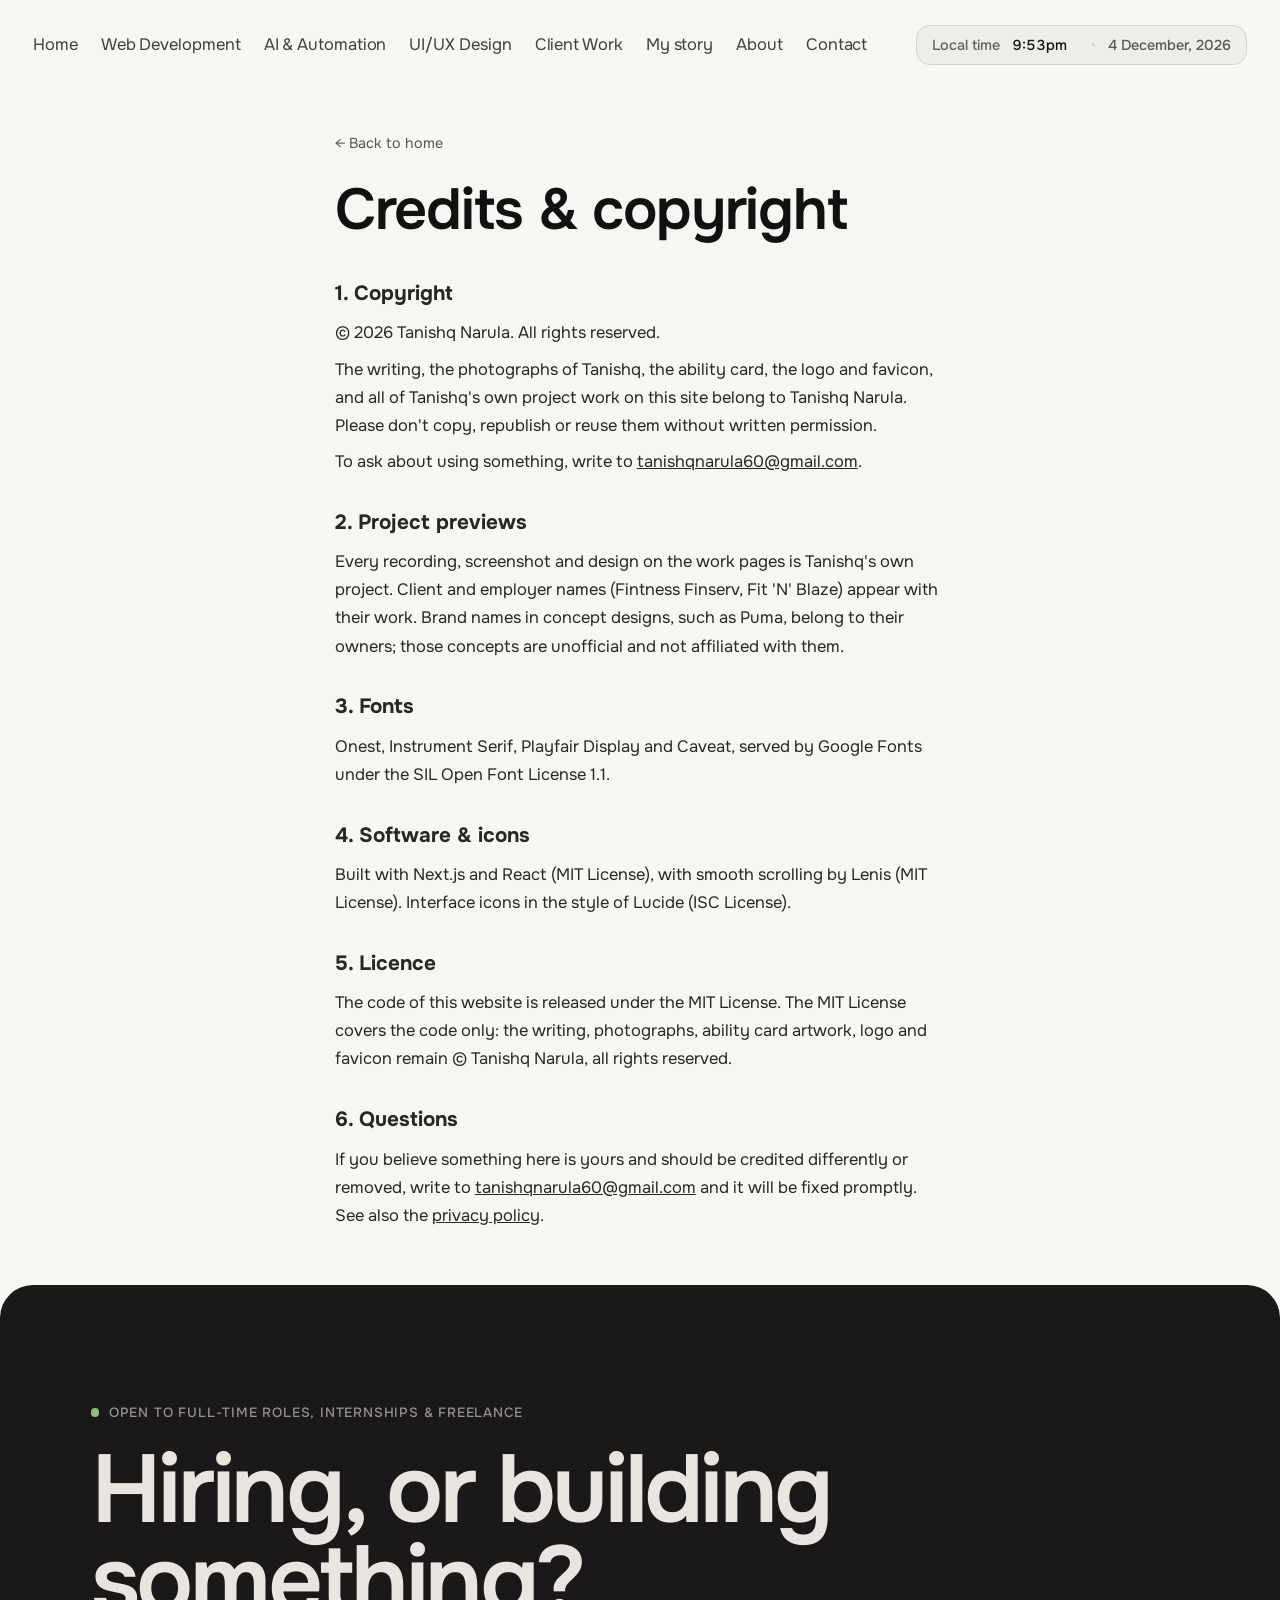
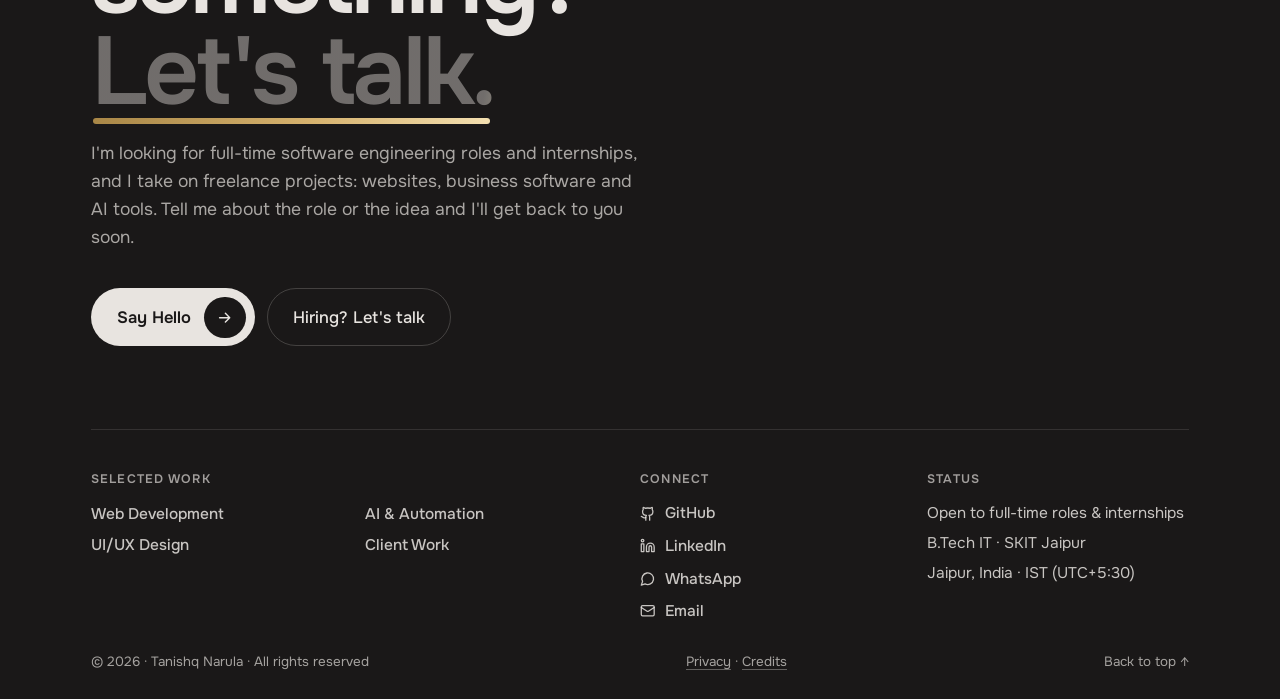
<file: credits/index.html>
<!DOCTYPE html><html lang="en"><head><meta charSet="utf-8"/><meta name="viewport" content="width=device-width, initial-scale=1"/><link rel="stylesheet" href="/_next/static/chunks/22brrvtifdf2p.css" data-precedence="next"/><link rel="stylesheet" href="/_next/static/chunks/0xe22lsjlko7w.css" data-precedence="next"/><link rel="preload" href="https://fonts.googleapis.com/css2?family=Instrument+Serif:ital@0;1&amp;family=Playfair+Display:ital,wght@1,400;1,600&amp;family=Caveat:wght@500;600;700&amp;family=Onest:wght@300;400;500;600;700;800;900&amp;display=swap" as="style"/><title>Credits &amp; Copyright — Tanishq Narula</title><meta name="description" content="Copyright and credits for Tanishq Narula&#x27;s portfolio: what belongs to Tanishq, and the fonts, software and design it builds on."/><link rel="author" href="https://tanishqnarula.dev/"/><meta name="author" content="Tanishq Narula"/><meta name="keywords" content="Tanishq Narula,freelance web developer,freelance developer India,freelance developer Jaipur,hire freelance web developer,freelance software developer,AI automation freelancer,AI developer India,freelance UI/UX designer,UI/UX designer Jaipur,freelance graphic designer Jaipur,web developer Jaipur,website developer India,React developer India,full stack developer freelance"/><meta name="creator" content="Tanishq Narula"/><meta name="publisher" content="Tanishq Narula"/><meta name="robots" content="index, follow"/><meta name="googlebot" content="index, follow, max-video-preview:-1, max-image-preview:large, max-snippet:-1"/><link rel="canonical" href="https://tanishqnarula.dev/credits/"/><meta property="og:title" content="Credits &amp; Copyright — Tanishq Narula"/><meta property="og:description" content="Privacy Policy and data practices for the portfolio website of Tanishq Narula."/><meta property="og:url" content="https://tanishqnarula.dev/credits/"/><meta property="og:site_name" content="Tanishq Narula"/><meta property="og:locale" content="en_US"/><meta property="og:image" content="https://tanishqnarula.dev/images/seo/tanishq-preview-2.jpg"/><meta property="og:image:type" content="image/jpeg"/><meta property="og:image:width" content="1200"/><meta property="og:image:height" content="630"/><meta property="og:image:alt" content="Tanishq Narula — Portfolio"/><meta property="og:type" content="website"/><meta name="twitter:card" content="summary_large_image"/><meta name="twitter:title" content="Credits &amp; Copyright — Tanishq Narula"/><meta name="twitter:description" content="Privacy Policy and data practices for the portfolio website of Tanishq Narula."/><meta name="twitter:image" content="https://tanishqnarula.dev/images/seo/tanishq-preview-2.jpg"/><link rel="shortcut icon" href="/tn-favicon.ico"/><link rel="icon" href="/tn-favicon.ico" sizes="any"/><link rel="icon" href="/tn-icon-32.png" sizes="32x32" type="image/png"/><link rel="icon" href="/tn-icon-16.png" sizes="16x16" type="image/png"/><link rel="icon" href="/tn-icon-192.png" sizes="192x192" type="image/png"/><link rel="apple-touch-icon" href="/tn-apple-touch-icon.png" sizes="180x180" type="image/png"/><link rel="preconnect" href="https://fonts.googleapis.com"/><link rel="preconnect" href="https://fonts.gstatic.com" crossorigin="anonymous"/><link rel="stylesheet" href="https://fonts.googleapis.com/css2?family=Instrument+Serif:ital@0;1&amp;family=Playfair+Display:ital,wght@1,400;1,600&amp;family=Caveat:wght@500;600;700&amp;family=Onest:wght@300;400;500;600;700;800;900&amp;display=swap"/><script>if(/[?&]embed\b/.test(location.search))document.documentElement.classList.add('embed');try{var tnN=performance.getEntriesByType&&performance.getEntriesByType('navigation')[0];if(sessionStorage.getItem('tnDoor')!==null&&(location.hash==='#works'||(tnN&&tnN.type==='back_forward')))document.documentElement.classList.add('tn-return')}catch(e){}try{if(localStorage.getItem('tn-mode')==='dark')document.documentElement.dataset.mode='dark'}catch(e){}</script><script type="application/ld+json">{"@context":"https://schema.org","@graph":[{"@type":"Person","@id":"https://tanishqnarula.dev/#tanishq","name":"Tanishq Narula","givenName":"Tanishq","familyName":"Narula","alternateName":["Tanishq","tanishqnarula12"],"url":"https://tanishqnarula.dev/","image":"https://tanishqnarula.dev/images/profile/tanishq-photo-v2.webp","jobTitle":"Freelance Software Developer, AI Builder and Designer","description":"Freelance software developer and designer in Jaipur, India. Tanishq Narula builds websites, web apps, AI automation and UI/UX design for startups and businesses. Available for freelance projects.","email":"mailto:tanishqnarula60@gmail.com","telephone":"+91-6378211535","sameAs":["https://github.com/tanishqnarula12","https://www.linkedin.com/in/tanishq-narula-0295a7328/"],"knowsAbout":["Web Development","Web Applications","CRM Development","AI & Automation","Workflow Automation","UI/UX Design","Graphic Design","Branding","Visual Communication"],"address":{"@type":"PostalAddress","addressLocality":"Jaipur","addressRegion":"Rajasthan","addressCountry":"IN"},"affiliation":{"@type":"CollegeOrUniversity","name":"Swami Keshvanand Institute of Technology, Jaipur"},"worksFor":{"@type":"Organization","name":"Fintness Finserv"}},{"@type":"ProfessionalService","@id":"https://tanishqnarula.dev/#services","name":"Tanishq Narula — Freelance Web, AI & Design","url":"https://tanishqnarula.dev/","image":"https://tanishqnarula.dev/images/seo/tanishq-preview-2.jpg","description":"Freelance software developer and designer in Jaipur, India. Tanishq Narula builds websites, web apps, AI automation and UI/UX design for startups and businesses. Available for freelance projects.","email":"mailto:tanishqnarula60@gmail.com","telephone":"+91-6378211535","founder":{"@id":"https://tanishqnarula.dev/#tanishq"},"address":{"@type":"PostalAddress","addressLocality":"Jaipur","addressRegion":"Rajasthan","addressCountry":"IN"},"areaServed":[{"@type":"Country","name":"India"},{"@type":"Place","name":"Worldwide (remote)"}],"hasOfferCatalog":{"@type":"OfferCatalog","name":"Freelance services","itemListElement":[{"@type":"Offer","itemOffered":{"@type":"Service","name":"Web Development","description":"Responsive websites, web applications and business software such as CRM tools, built end to end.","provider":{"@id":"https://tanishqnarula.dev/#tanishq"}}},{"@type":"Offer","itemOffered":{"@type":"Service","name":"AI & Automation","description":"AI-powered applications and automated workflows for businesses.","provider":{"@id":"https://tanishqnarula.dev/#tanishq"}}},{"@type":"Offer","itemOffered":{"@type":"Service","name":"UI/UX Design","description":"User flows, wireframes, interface design and interactive prototypes.","provider":{"@id":"https://tanishqnarula.dev/#tanishq"}}},{"@type":"Offer","itemOffered":{"@type":"Service","name":"Graphic Design","description":"Social media creatives, branding and visual communication for clients.","provider":{"@id":"https://tanishqnarula.dev/#tanishq"}}}]}},{"@type":"WebSite","@id":"https://tanishqnarula.dev/#website","url":"https://tanishqnarula.dev/","name":"Tanishq Narula — Portfolio","description":"Freelance software developer and designer in Jaipur, India. Tanishq Narula builds websites, web apps, AI automation and UI/UX design for startups and businesses. Available for freelance projects.","publisher":{"@id":"https://tanishqnarula.dev/#tanishq"},"inLanguage":"en"}]}</script>

<link rel="me" href="https://github.com/tanishqnarula12"/><link rel="me" href="https://www.linkedin.com/in/tanishq-narula-0295a7328/"/><meta name="geo.region" content="IN-RJ"/><meta name="geo.placename" content="Jaipur"/><link rel="stylesheet" href="/assets/tn/tn.css?v=e0929adb"/></head><body class="ready"><div hidden=""><!--$--><!--/$--></div><a href="#main" class="skip">Skip to main content</a><div class="door-cursor" id="doorCursor" aria-hidden="true"><span>Open door</span></div><header class="hdr rv "><div class="shell hdr__in"><nav aria-label="Primary"><ul class="nav"><li><a  href="/"><span>Home</span></a></li><li><a  href="/web-developer/"><span>Web Development</span></a></li><li><a  href="/app-developer/"><span>AI &amp; Automation</span></a></li><li><a  href="/ui-ux-designer/"><span>UI/UX Design</span></a></li><li><a  href="/graphic-designer/"><span>Client Work</span></a></li><li><a href="/#about"><span>My story</span></a></li><li><a href="/photographer/"><span>About</span></a></li><li><a  href="/contact/"><span>Contact</span></a></li></ul></nav><div class="hdr__right"><div class="chip clock " aria-label="Status or Local time"><div class="clock__desktop-view"><svg aria-hidden="true" focusable="false" viewBox="0 0 24 24" fill="none" stroke="currentColor" stroke-width="2" stroke-linecap="round" stroke-linejoin="round" style="width:13px;height:13px;opacity:0.75"><circle cx="12" cy="12" r="10"></circle><polyline points="12 6 12 12 16 14"></polyline></svg><span class="clock__lbl">Local time</span><span class="clock__time tnum">9:41am</span><span class="clock__sep" aria-hidden="true" style="opacity:0.4">•</span><svg aria-hidden="true" focusable="false" viewBox="0 0 24 24" fill="none" stroke="currentColor" stroke-width="2" stroke-linecap="round" stroke-linejoin="round" style="width:13px;height:13px;opacity:0.75"><rect x="3" y="4" width="18" height="18" rx="2" ry="2"></rect><line x1="16" y1="2" x2="16" y2="6"></line><line x1="8" y1="2" x2="8" y2="6"></line><line x1="3" y1="10" x2="21" y2="10"></line></svg><span class="clock__date">12 March, 2026</span><span class="clock__ds">12 Mar</span></div><div class="clock__mobile-status"><span class="status-sparkle" aria-hidden="true">✦</span><span class="status-label">Open to full-time roles &amp; freelance</span><svg class="status-chevron" width="12" height="12" viewBox="0 0 24 24" fill="none" stroke="currentColor" stroke-width="2.5" stroke-linecap="round" stroke-linejoin="round" aria-hidden="true" focusable="false"><polyline points="6 9 12 15 18 9"></polyline></svg></div></div><button type="button" class="chip menu-btn" id="menuBtn" style="min-height:44px;min-width:44px" aria-haspopup="dialog" aria-controls="navm" aria-expanded="false" aria-label="Open menu"><span><svg aria-hidden="true" focusable="false" viewBox="0 0 24 24" fill="none" stroke="currentColor" stroke-width="2" stroke-linecap="round"><path d="M4 6h16M4 12h16M4 18h16"></path></svg><span class="word">Menu</span></span></button></div></div></header><header class="mob-hdr" aria-label="Mobile Navigation"><div class="mob-hdr__in"><a class="mob-hdr__brand" aria-label="Tanishq Narula Home" href="/"><span class="mob-hdr__badge"><span class="mob-hdr__monogram">T</span><span class="mob-hdr__dot">.</span></span><span class="mob-hdr__name">TANISHQ<span class="mob-hdr__dot">.</span></span></a><div class="mob-hdr__actions"><a href="https://github.com/tanishqnarula12" target="_blank" rel="noopener noreferrer" class="mob-hdr__btn" aria-label="Visit Tanishq Narula&#x27;s GitHub profile"><svg aria-hidden="true" focusable="false" width="15" height="15" viewBox="0 0 24 24" fill="none" stroke="currentColor" stroke-width="2" stroke-linecap="round" stroke-linejoin="round"><path d="M15 22v-4a4.8 4.8 0 0 0-1-3.5c3 0 6-2 6-5.5.08-1.25-.27-2.48-1-3.5.28-1.15.28-2.35 0-3.5 0 0-1 0-3 1.5-2.64-.5-5.36-.5-8 0C6 2 5 2 5 2c-.3 1.15-.3 2.35 0 3.5A5.403 5.403 0 0 0 4 9c0 3.5 3 5.5 6 5.5-.39.49-.68 1.05-.85 1.65-.17.6-.22 1.23-.15 1.85v4"></path><path d="M9 18c-4.51 2-5-2-7-2"></path></svg></a><a href="https://www.linkedin.com/in/tanishq-narula-0295a7328/" target="_blank" rel="noopener noreferrer" class="mob-hdr__btn" aria-label="Visit Tanishq Narula&#x27;s LinkedIn profile"><svg aria-hidden="true" focusable="false" width="15" height="15" viewBox="0 0 24 24" fill="none" stroke="currentColor" stroke-width="2" stroke-linecap="round" stroke-linejoin="round"><path d="M16 8a6 6 0 0 1 6 6v7h-4v-7a2 2 0 0 0-2-2 2 2 0 0 0-2 2v7h-4v-7a6 6 0 0 1 6-6z"></path><rect x="2" y="9" width="4" height="12"></rect><circle cx="4" cy="4" r="2"></circle></svg></a><a href="https://wa.me/916378211535" target="_blank" rel="noopener noreferrer" class="mob-hdr__btn" aria-label="Chat with Tanishq Narula on WhatsApp"><svg aria-hidden="true" focusable="false" width="15" height="15" viewBox="0 0 24 24" fill="none" stroke="currentColor" stroke-width="2" stroke-linecap="round" stroke-linejoin="round"><path d="M7.9 20A9 9 0 1 0 4 16.1L2 22Z"></path></svg></a><button type="button" class="mob-hdr__btn mob-hdr__btn--menu" aria-label="Open navigation menu" aria-expanded="false" aria-controls="navm" aria-haspopup="dialog"><svg aria-hidden="true" focusable="false" width="15" height="15" viewBox="0 0 24 24" fill="none" stroke="currentColor" stroke-width="2.2" stroke-linecap="round"><line x1="4" x2="20" y1="6" y2="6"></line><line x1="4" x2="20" y1="12" y2="12"></line><line x1="4" x2="20" y1="18" y2="18"></line></svg></button></div></div></header><div class="cord" id="cord"><canvas class="cord__cv" aria-hidden="true"></canvas><button type="button" class="cord__hit" id="cordHit" role="switch" aria-checked="false" aria-label="Toggle dark mode (pull the cord)"></button></div><main id="main" class="shell" style="padding-top:8rem;min-height:80vh;max-width:48rem"><a style="display:inline-flex;align-items:center;gap:0.5rem;font-size:0.875rem;opacity:0.7;margin-bottom:1.5rem" href="/">← Back to home</a><h1 class="h1" style="font-size:clamp(2.25rem, 5vw, 3.5rem);line-height:1.15;margin-bottom:2rem">Credits &amp; copyright</h1><div style="line-height:1.7;opacity:0.9;display:flex;flex-direction:column;gap:1.75rem;font-size:1rem"><section><h2 style="font-size:1.25rem;margin-bottom:0.5rem;color:var(--foreground)">1. Copyright</h2><p>© 2026 Tanishq Narula. All rights reserved.</p><p style="margin-top:0.5rem">The writing, the photographs of Tanishq, the ability card, the logo and favicon, and all of Tanishq&#x27;s own project work on this site belong to Tanishq Narula. Please don&#x27;t copy, republish or reuse them without written permission.</p><p style="margin-top:0.5rem">To ask about using something, write to <a href="mailto:tanishqnarula60@gmail.com" style="text-decoration:underline;color:var(--foreground)">tanishqnarula60@gmail.com</a>.</p></section><section><h2 style="font-size:1.25rem;margin-bottom:0.5rem;color:var(--foreground)">2. Project previews</h2><p>Every recording, screenshot and design on the work pages is Tanishq&#x27;s own project. Client and employer names (Fintness Finserv, Fit &#x27;N&#x27; Blaze) appear with their work. Brand names in concept designs, such as Puma, belong to their owners; those concepts are unofficial and not affiliated with them.</p></section><section><h2 style="font-size:1.25rem;margin-bottom:0.5rem;color:var(--foreground)">3. Fonts</h2><p>Onest, Instrument Serif, Playfair Display and Caveat, served by Google Fonts under the SIL Open Font License 1.1.</p></section><section><h2 style="font-size:1.25rem;margin-bottom:0.5rem;color:var(--foreground)">4. Software &amp; icons</h2><p>Built with Next.js and React (MIT License), with smooth scrolling by Lenis (MIT License). Interface icons in the style of Lucide (ISC License).</p></section><section><h2 style="font-size:1.25rem;margin-bottom:0.5rem;color:var(--foreground)">5. Licence</h2><p>The code of this website is released under the MIT License. The MIT License covers the code only: the writing, photographs, ability card artwork, logo and favicon remain © Tanishq Narula, all rights reserved.</p></section><section><h2 style="font-size:1.25rem;margin-bottom:0.5rem;color:var(--foreground)">6. Questions</h2><p>If you believe something here is yours and should be credited differently or removed, write to <a href="mailto:tanishqnarula60@gmail.com" style="text-decoration:underline;color:var(--foreground)">tanishqnarula60@gmail.com</a> and it will be fixed promptly. See also the <a href="/privacy/" style="text-decoration:underline;color:var(--foreground)">privacy policy</a>.</p></section><p style="font-size:0.875rem;opacity:0.6;margin-top:1rem;border-top:1px solid var(--line);padding-top:1rem">Last updated: November 2026</p></div></main><div class="sfw"><footer class="sf" id="contact-footer" aria-labelledby="sfTitle"><div class="sf__in"><p class="sf__eye"><i></i>Open to full-time roles, internships &amp; freelance</p><h2 class="sf__h" id="sfTitle">Hiring, or building something?<span>Let&#x27;s talk.</span></h2><p class="sf__p">I&#x27;m looking for full-time software engineering roles and internships, and I take on freelance projects: websites, business software and AI tools. Tell me about the role or the idea and I&#x27;ll get back to you soon.</p><div class="sf__cta"><button class="sf__btn" type="button">Say Hello<!-- --> <b><svg viewBox="0 0 24 24" fill="none" stroke="currentColor" stroke-width="2" stroke-linecap="round" stroke-linejoin="round" aria-hidden="true"><path d="M5 12h14M13 6l6 6-6 6"></path></svg></b></button><button class="sf__ghost" type="button" data-tn-hire="">Hiring? Let&#x27;s talk</button></div><div class="sf__cols"><div><h3>Selected Work</h3><ul class="work"><li><a href="/web-developer/">Web Development</a></li><li><a href="/app-developer/">AI &amp; Automation</a></li><li><a href="/ui-ux-designer/">UI/UX Design</a></li><li><a href="/graphic-designer/">Client Work</a></li></ul></div><div><h3>Connect</h3><ul><li><a href="https://github.com/tanishqnarula12" target="_blank" rel="noopener noreferrer" aria-label="Visit Tanishq Narula&#x27;s GitHub profile" style="display:inline-flex;align-items:center;gap:0.55rem"><svg aria-hidden="true" focusable="false" width="15" height="15" viewBox="0 0 24 24" fill="none" stroke="currentColor" stroke-width="2" stroke-linecap="round" stroke-linejoin="round"><path d="M15 22v-4a4.8 4.8 0 0 0-1-3.5c3 0 6-2 6-5.5.08-1.25-.27-2.48-1-3.5.28-1.15.28-2.35 0-3.5 0 0-1 0-3 1.5-2.64-.5-5.36-.5-8 0C6 2 5 2 5 2c-.3 1.15-.3 2.35 0 3.5A5.403 5.403 0 0 0 4 9c0 3.5 3 5.5 6 5.5-.39.49-.68 1.05-.85 1.65-.17.6-.22 1.23-.15 1.85v4"></path><path d="M9 18c-4.51 2-5-2-7-2"></path></svg><span>GitHub</span></a></li><li><a href="https://www.linkedin.com/in/tanishq-narula-0295a7328/" target="_blank" rel="noopener noreferrer" aria-label="Visit Tanishq Narula&#x27;s LinkedIn profile" style="display:inline-flex;align-items:center;gap:0.55rem"><svg aria-hidden="true" focusable="false" width="15" height="15" viewBox="0 0 24 24" fill="none" stroke="currentColor" stroke-width="2" stroke-linecap="round" stroke-linejoin="round"><path d="M16 8a6 6 0 0 1 6 6v7h-4v-7a2 2 0 0 0-2-2 2 2 0 0 0-2 2v7h-4v-7a6 6 0 0 1 6-6z"></path><rect x="2" y="9" width="4" height="12"></rect><circle cx="4" cy="4" r="2"></circle></svg><span>LinkedIn</span></a></li><li><a href="https://wa.me/916378211535" target="_blank" rel="noopener noreferrer" aria-label="Chat with Tanishq Narula on WhatsApp" style="display:inline-flex;align-items:center;gap:0.55rem"><svg aria-hidden="true" focusable="false" width="15" height="15" viewBox="0 0 24 24" fill="none" stroke="currentColor" stroke-width="2" stroke-linecap="round" stroke-linejoin="round"><path d="M7.9 20A9 9 0 1 0 4 16.1L2 22Z"></path></svg><span>WhatsApp</span></a></li><li><a href="mailto:tanishqnarula60@gmail.com" aria-label="Email Tanishq Narula" style="display:inline-flex;align-items:center;gap:0.55rem"><svg aria-hidden="true" focusable="false" width="15" height="15" viewBox="0 0 24 24" fill="none" stroke="currentColor" stroke-width="2" stroke-linecap="round" stroke-linejoin="round"><rect width="20" height="16" x="2" y="4" rx="2"></rect><path d="m22 7-8.97 5.7a1.94 1.94 0 0 1-2.06 0L2 7"></path></svg><span>Email</span></a></li></ul></div><div><h3>Status</h3><ul><li class="st">Open to full-time roles &amp; internships</li><li class="st">B.Tech IT · SKIT Jaipur</li><li class="st">Jaipur, India · IST (UTC+5:30)</li></ul></div></div><div class="sf__bot"><span>© <span data-fyear="true">2026</span> · Tanishq Narula · All rights reserved</span><span class="sf__legal"><a href="/privacy/">Privacy</a> · <a href="/credits/">Credits</a></span><button type="button" aria-label="Scroll back to top of page">Back to top ↑</button></div></div></footer></div><!--$--><!--/$-->
<script src="/assets/tn/tn.js?v=e0929adb" defer=""></script></body></html>
</file>
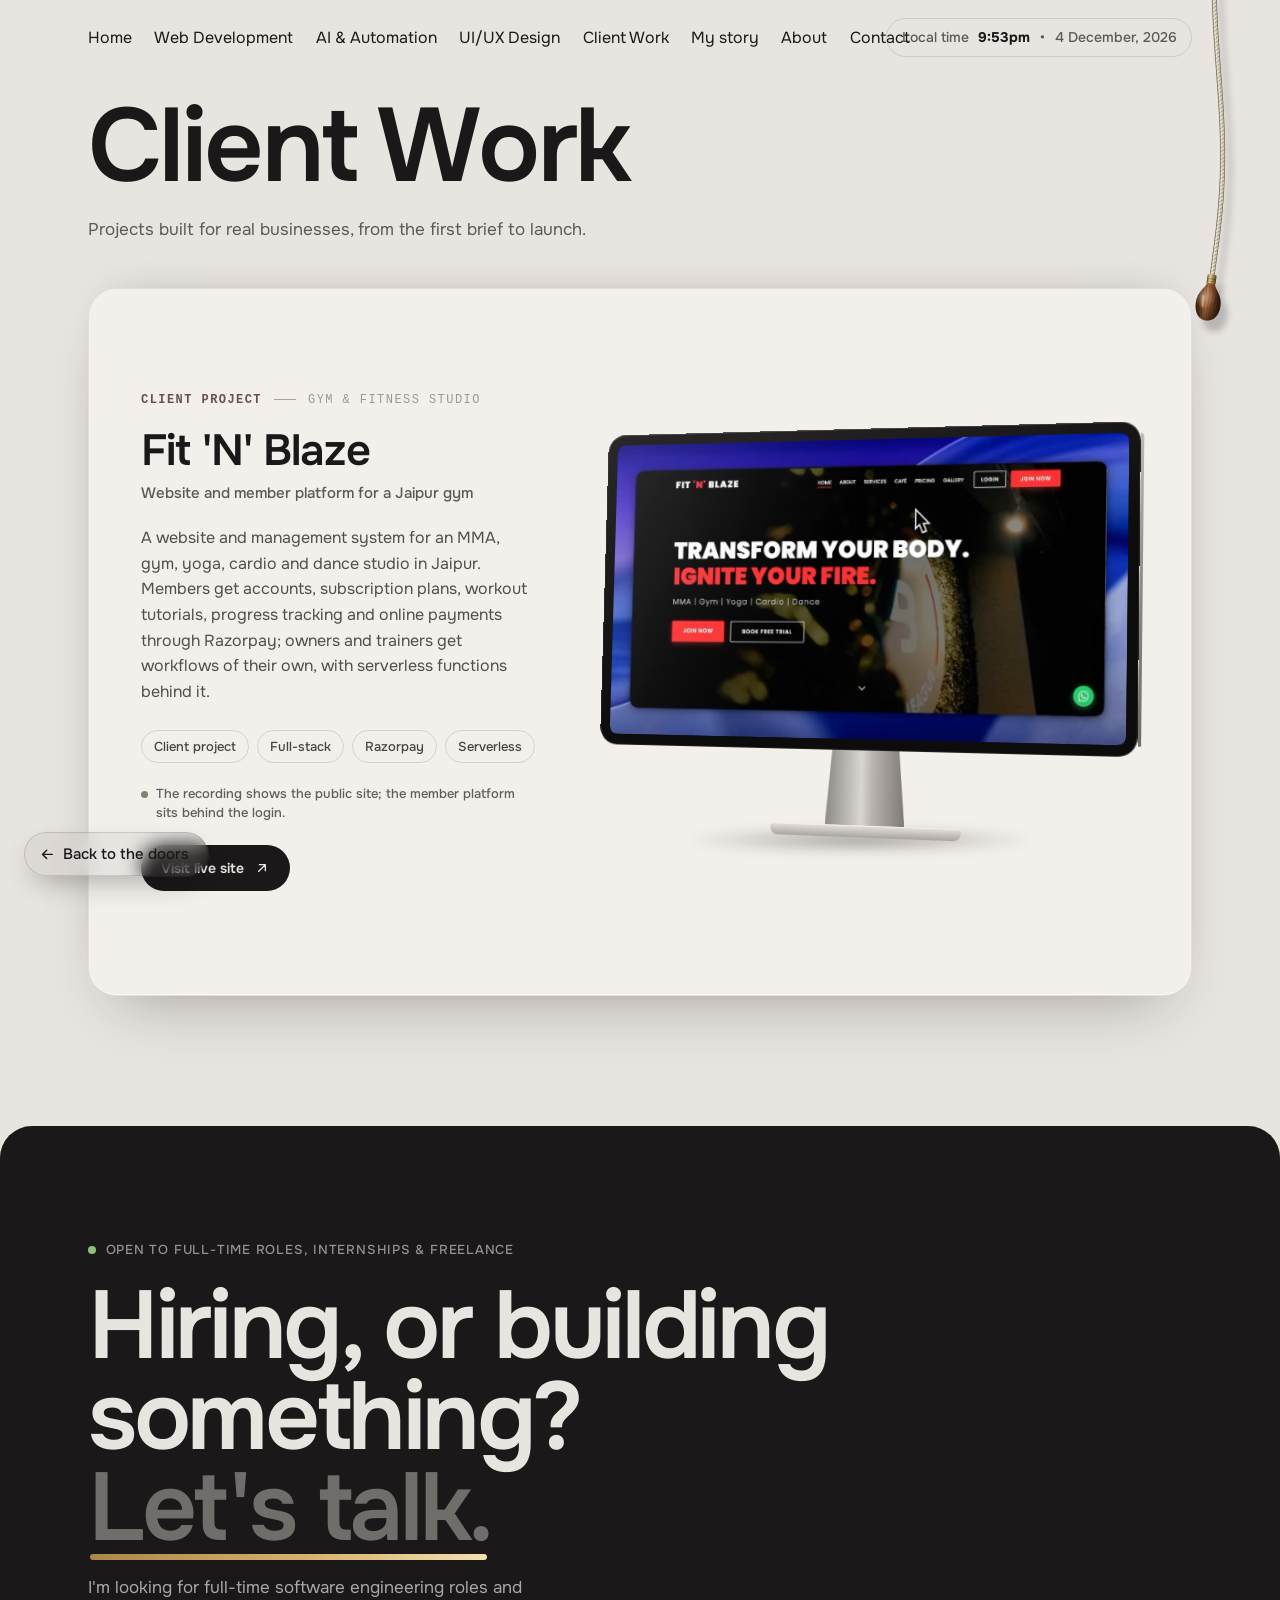
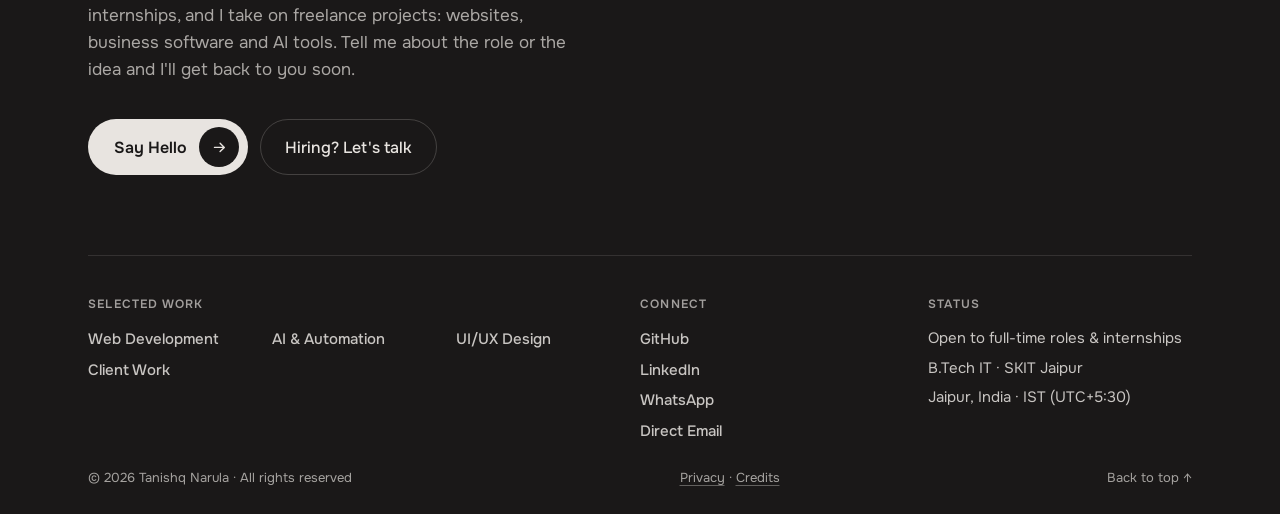
<file: graphic-designer/index.html>
<!DOCTYPE html>
<html lang="en">
<head>
<meta charset="UTF-8" />
<meta name="viewport" content="width=device-width, initial-scale=1.0, viewport-fit=cover" />
<title>Client Work — Tanishq Narula, Freelance Developer in Jaipur</title>
<link rel="preconnect" href="https://fonts.googleapis.com">
<link rel="preconnect" href="https://fonts.gstatic.com" crossorigin>
<link href="https://fonts.googleapis.com/css2?family=Onest:wght@300;400;500;600;700;800;900&display=swap" rel="stylesheet">
<style>/* Onest loaded via Google Fonts */</style>

<meta name="description" content="Client work by Tanishq Narula, freelance web developer in Jaipur: Fit &#39;N&#39; Blaze, a gym website and member platform with subscriptions, workout tutorials and Razorpay payments." />
<meta name="theme-color" content="#1A1818" />
<script>if(/[?&]embed\b/.test(location.search))document.documentElement.classList.add('embed');try{if(localStorage.getItem('tn-mode')==='dark')document.documentElement.dataset.mode='dark'}catch(e){}</script>
<style>
:root{
  --surface-2: #D3CBC8;
  --surface: #DED8D4;
  --accent-to: #6B5C5C;
  --accent-from: #C4B0B0;
  --color-11: #F2EEEB;
  --color-13: #F2EFEC;
  --color-14: #F4F1EE;
  --color-15: #FBFAF8;
  --color-1: #1A1818;
  --color-2: #5C4242;
  --color-4: #A4552C;
  --color-8: #D5CDCA;
  --color-5: #7FB069;
  --color-10: #E8E4E0;
  --color-12: #F3EEEC;
  --bg:#E8E4E0;--fg:#1A1818;--fg-rgb:26,24,24;--card:#F3F0EC;--card-line:rgba(26,24,24,.08);--accent:#6B4F4F;--room:#FBFAF8;
  --shadow:0 -1px 0 rgba(255,255,255,.6) inset,0 30px 60px -30px rgba(26,24,24,.35),0 -12px 40px -24px rgba(26,24,24,.25);
  --font:'Onest',ui-sans-serif,system-ui,-apple-system,'Segoe UI',sans-serif;color-scheme:light}
html[data-mode="dark"]{--bg:#1A1818;--fg:#E8E4E0;--fg-rgb:232,228,224;--card:#232020;--card-line:rgba(232,228,224,.08);--accent:#D9C6C6;--room:#050505;
  --shadow:0 1px 0 rgba(255,255,255,.04) inset,0 30px 60px -30px rgba(0,0,0,.8),0 -12px 40px -20px rgba(0,0,0,.7);color-scheme:dark}
*{box-sizing:border-box;margin:0;padding:0}
html{scrollbar-width:none}html::-webkit-scrollbar{display:none}
body{min-height:100vh;background:var(--bg);color:var(--fg);font-family:var(--font);-webkit-font-smoothing:antialiased;overflow-x:clip}
a{color:inherit;text-decoration:none}
:focus-visible{outline:2px solid #6B5C5C;outline-offset:3px}
.glow{position:fixed;inset:0;pointer-events:none;z-index:50;background:var(--room);animation:out .8s ease .15s forwards}
@keyframes out{to{opacity:0;visibility:hidden}}
html.embed .glow{animation:none;transition:opacity .45s ease,visibility 0s linear .45s}
html.embed.in .glow{opacity:0;visibility:hidden}
html.embed.out .glow{opacity:1;visibility:visible;transition:opacity .4s ease}

.wrap{max-width:88rem;margin:0 auto;padding:24px max(16px,env(safe-area-inset-right)) 0 max(16px,env(safe-area-inset-left))}
@media (min-width:1024px){.wrap{padding-inline:88px}}
.top{display:flex;justify-content:space-between;align-items:center;gap:12px;padding-bottom:56px}
.chip{display:inline-flex;align-items:center;height:44px;padding:0 18px;border-radius:999px;border:1px solid rgba(var(--fg-rgb),.14);font-size:14px;font-weight:500;cursor:pointer;transition:background .25s}
.chip:hover{background:rgba(var(--fg-rgb),.05)}
.lbl{font-size:12px;font-weight:500;letter-spacing:.06em;text-transform:uppercase;color:rgba(var(--fg-rgb),.5)}
.intro{display:flex;flex-direction:column;align-items:flex-start;gap:20px;padding-bottom:64px;text-align:left}
.intro h1{white-space:nowrap;font-size:clamp(34px,8.2vw,104px)}
h1{font-size:clamp(44px,7vw,84px);font-weight:600;letter-spacing:-.025em;line-height:.95}
.intro p{max-width:52ch;font-size:17px;line-height:1.55;color:rgba(var(--fg-rgb),.68)}
.intro .count{display:block;margin-top:14px;font-family:ui-monospace,'SF Mono',Menlo,Consolas,monospace;font-size:12px;font-weight:600;letter-spacing:.12em;text-transform:uppercase;color:var(--accent)}

/* ---------- stacked project cards ---------- */
.stack{position:relative;padding-bottom:12vh}
.card{position:sticky;top:calc(var(--nav-h,72px) + 16px + var(--i) * 14px);margin-bottom:6vh;border-radius:28px;background:var(--card);box-shadow:var(--shadow);
  border:1px solid var(--card-line);transform-origin:50% 0;will-change:transform;overflow:hidden}
.card__in{display:grid;gap:28px;padding:28px;min-height:min(calc(100vh - var(--nav-h,72px) - 120px),720px)}
@media (min-width:900px){
  .card__in{grid-template-columns:minmax(0,5fr) minmax(0,7fr);align-items:center;gap:40px;padding:48px 52px}
  .card.flip .card__in{grid-template-columns:minmax(0,7fr) minmax(0,5fr)}
  .card.flip .card__info{order:2}
}
.card__dim{position:absolute;inset:0;background:#000;opacity:0;pointer-events:none;border-radius:inherit}
.card__meta{display:flex;align-items:center;gap:12px;margin-bottom:22px;font-family:ui-monospace,'SF Mono',Menlo,Consolas,monospace;font-size:12px;font-weight:600;letter-spacing:.12em;text-transform:uppercase;color:var(--accent)}
.card__meta .no{color:rgba(var(--fg-rgb),.4)}
.card__meta i{width:22px;height:1px;background:currentColor;opacity:.5}
.card h2{font-size:clamp(30px,3.4vw,46px);font-weight:600;letter-spacing:-.02em;line-height:1.02;margin-bottom:10px}
.card .sub{font-size:15px;font-weight:500;color:rgba(var(--fg-rgb),.7);margin-bottom:22px}
.card .desc{font-size:16px;line-height:1.6;color:rgba(var(--fg-rgb),.75);max-width:44ch;margin-bottom:26px}
.tags{display:flex;flex-wrap:wrap;gap:8px;margin-bottom:28px}
.tags li{list-style:none;padding:7px 12px;border-radius:999px;border:1px solid rgba(var(--fg-rgb),.14);font-size:13px;font-weight:500;color:rgba(var(--fg-rgb),.8)}
.live{display:inline-flex;align-items:center;gap:10px;height:46px;padding:0 20px;border-radius:999px;background:var(--fg);color:var(--bg);font-size:14px;font-weight:600;transition:transform .3s cubic-bezier(.16,1,.3,1)}
.live:hover{transform:translateY(-2px)}
.live svg{width:16px;height:16px}
.note{display:inline-flex;align-items:center;gap:8px;font-size:13px;font-weight:500;color:rgba(var(--fg-rgb),.68)}
.note::before{content:"";width:7px;height:7px;border-radius:50%;background:#7a8670}

/* ---------- the desktop: a slightly side-on monitor ---------- */
.stage{position:relative;perspective:1900px;perspective-origin:50% 40%;padding:10px 0 28px}
.mon{position:relative;transform-style:preserve-3d;transform:rotateY(-17deg) rotateX(4deg);transition:transform 1.2s cubic-bezier(.16,1,.3,1);margin-inline:auto;width:100%;max-width:720px}
.card.flip .mon{transform:rotateY(17deg) rotateX(4deg)}
.card:hover .mon{transform:rotateY(-12deg) rotateX(3deg)}
.card.flip:hover .mon{transform:rotateY(12deg) rotateX(3deg)}
.mon__body{position:relative;transform-style:preserve-3d;--mp:clamp(5px,1.3vw,11px);padding:var(--mp);border-radius:calc(var(--mp) + 8px);background:linear-gradient(160deg,#2a2828,#0d0c0c 60%);
  box-shadow:inset 0 0 0 1px rgba(255,255,255,.08),inset 0 1px 0 rgba(255,255,255,.12)}
/* the monitor's thickness: an edge you see because it is turned */
.mon__body::before{content:"";position:absolute;top:10px;bottom:10px;right:0;width:22px;transform-origin:100% 50%;transform:rotateY(-90deg);
  background:linear-gradient(180deg,#bdb9b5,#8d8985 50%,#6f6b68);border-radius:0 6px 6px 0}
.card.flip .mon__body::before{right:auto;left:0;transform-origin:0 50%;transform:rotateY(90deg)}
.mon__screen{position:relative;aspect-ratio:16/10;border-radius:8px;overflow:hidden;background:#000;transform:translateZ(.5px)}
.mon__screen img.page{position:absolute;left:0;top:0;width:100%;height:auto;display:block;will-change:transform;
  transform:translate3d(0,0,0)}

.mon__screen video{border-radius:inherit;position:absolute;inset:0;width:100%;height:100%;object-fit:contain!important;display:block}
.mon__screen.vid{aspect-ratio:var(--ar,16/10)}
.mon__screen::after{content:"";position:absolute;inset:0;pointer-events:none;
  background:linear-gradient(118deg,rgba(255,255,255,.16) 0%,rgba(255,255,255,.04) 28%,transparent 42%),linear-gradient(0deg,rgba(0,0,0,.12),transparent 30%)}
.mon__neck{position:relative;width:15%;height:clamp(40px,7vw,78px);margin:-2px auto 0;transform:translateZ(-30px);
  background:linear-gradient(90deg,#8e8a86,#d9d5d0 45%,#b7b2ad 60%,#7e7a76);clip-path:polygon(8% 0,92% 0,100% 100%,0 100%)}
.mon__foot{width:36%;height:12px;margin:0 auto;border-radius:3px 3px 8px 8px;transform:translateZ(-30px);
  background:linear-gradient(180deg,#e5e1dc,#a9a49f);box-shadow:0 1px 0 rgba(255,255,255,.5) inset}
.stage::after{content:"";position:absolute;left:18%;right:18%;bottom:14px;height:26px;border-radius:50%;
  background:radial-gradient(closest-side,rgba(0,0,0,.35),transparent);filter:blur(6px);z-index:-1}
html[data-mode="dark"] .stage::after{background:radial-gradient(closest-side,rgba(0,0,0,.8),transparent)}

/* arriving */
.card .card__info>*,.card .stage{transition:opacity .8s ease,transform 1s cubic-bezier(.16,1,.3,1)}
.card:not(.seen) .card__info>*{opacity:0;transform:translateY(18px)}
.card:not(.seen) .stage{opacity:0;transform:translateX(40px)}
@media (max-width:899.98px){.card:not(.seen) .stage,.card.flip:not(.seen) .stage{transform:translateY(20px)}}
.card.flip:not(.seen) .stage{transform:translateX(-40px)}
.card .card__info>*:nth-child(2){transition-delay:.05s}.card .card__info>*:nth-child(3){transition-delay:.1s}
.card .card__info>*:nth-child(4){transition-delay:.15s}.card .card__info>*:nth-child(5){transition-delay:.2s}.card .card__info>*:nth-child(6){transition-delay:.25s}

.outro{padding:10vh 0 14vh;text-align:center}
.outro p{font-size:15px;color:rgba(var(--fg-rgb),.55);margin-bottom:18px}

@media (max-width:899.98px){
  .card{top:calc(var(--nav-h,64px) + 10px + var(--i) * 10px);border-radius:22px}
  /* phones: each card fits one screen, desktop on top, the essentials below */
  .card__in{padding:16px 18px 20px;min-height:auto;gap:4px;max-height:calc(100svh - var(--nav-h,64px) - 40px)}
  .stage{order:-1;padding:4px 6% 18px}
  .mon__neck{height:30px}
  .card__meta{margin-bottom:8px;font-size:11px}
  .card h2{font-size:26px;margin-bottom:4px}
  .card .sub{font-size:13px;margin-bottom:10px}
  .card .desc{font-size:14px;line-height:1.5;margin-bottom:14px;display:-webkit-box;-webkit-line-clamp:3;-webkit-box-orient:vertical;overflow:hidden}
  .tags{display:none}
  .live{height:44px;padding:0 18px;font-size:13px}
  .mon,.card.flip .mon{transform:rotateY(-10deg) rotateX(3deg)}
  .card.flip .mon__body::before{right:0;left:auto;transform-origin:100% 50%;transform:rotateY(-90deg)}
}
@media (prefers-reduced-motion:reduce){
  .glow{display:none}
  .card .card__info>*,.card .stage{transition:none;opacity:1!important;transform:none!important}
}

.rn{position:sticky;top:0;z-index:40;transition:background .35s ease,box-shadow .35s ease}
.rn{background:var(--bg)}
.rn.stuck{box-shadow:0 1px 0 rgba(var(--fg-rgb),.1)}
.rn__in{max-width:88rem;margin:0 auto;display:flex;align-items:center;justify-content:space-between;gap:1.5rem;padding:1.1rem max(16px,env(safe-area-inset-right)) 1.1rem max(16px,env(safe-area-inset-left));transition:padding .35s ease}
.rn.stuck .rn__in{padding-block:.8rem}
@media (min-width:1024px){.rn__in{padding-inline:88px}}
.rn nav ul{display:none;list-style:none;margin:0;padding:0;gap:1.4rem;white-space:nowrap}
.rn nav button{padding:0;border:0;background:none;color:var(--fg);font:inherit;font-size:1rem;font-weight:500;opacity:.8;cursor:pointer;transition:opacity .2s}
.rn nav button:hover,.rn nav button[aria-current]{opacity:1}
.rn nav button[aria-current]{text-decoration:underline;text-underline-offset:.35em;text-decoration-thickness:1px}
.rn__clock{display:flex;align-items:center;gap:.6rem;padding:.6rem .9rem;border-radius:999px;border:1px solid rgba(var(--fg-rgb),.12);font-size:.875rem;font-weight:500;white-space:nowrap}
.rn__clock span{color:rgba(var(--fg-rgb),.68)}
.rn__menu{display:inline-flex;align-items:center;justify-content:center;gap:.5rem;height:2.75rem;padding:0 1.05rem 0 .95rem;font:500 .9375rem/1 'Onest',ui-sans-serif,system-ui,-apple-system,'Segoe UI',sans-serif;border-radius:999px;border:1px solid rgba(var(--fg-rgb),.12);background:none;color:var(--fg);cursor:pointer}
.rn__menu svg{width:1.1rem;height:1.1rem}
/* ---------- the menu, full screen, on small screens ---------- */
.rn__panel{position:fixed;inset:0;z-index:110;display:flex;flex-direction:column;
  padding:max(1rem,env(safe-area-inset-top)) max(1.25rem,env(safe-area-inset-right)) max(1.5rem,env(safe-area-inset-bottom)) max(1.25rem,env(safe-area-inset-left));
  background:var(--bg);color:var(--fg);visibility:hidden;opacity:0;
  transition:opacity .4s cubic-bezier(.4,0,.2,1),visibility 0s linear .4s}
.rn.open .rn__panel{visibility:visible;opacity:1;transition-delay:0s}
/* a wash of colour sweeps up behind the items as it opens */
.rn__panel::before{content:"";position:absolute;inset:0;pointer-events:none;
  background:radial-gradient(70% 55% at 12% 100%,rgba(164,85,44,.2),transparent 70%),
             radial-gradient(60% 50% at 95% 4%,rgba(196,176,176,.18),transparent 72%);
  opacity:0;transform:translateY(12%) scale(1.08);transition:opacity .6s ease,transform .9s cubic-bezier(.16,1,.3,1)}
.rn.open .rn__panel::before{opacity:1;transform:none}
.rn__phead{position:relative;z-index:1;display:flex;align-items:center;justify-content:space-between;min-height:2.75rem;margin-bottom:auto}
.rn__plbl{font:600 .75rem/1 'Onest',ui-sans-serif,system-ui,sans-serif;letter-spacing:.16em;text-transform:uppercase;color:rgba(var(--fg-rgb),.5)}
.rn__pclose{display:inline-flex;align-items:center;justify-content:center;width:2.75rem;height:2.75rem;border-radius:999px;
  border:1px solid rgba(var(--fg-rgb),.14);background:none;color:var(--fg);cursor:pointer;transition:background .25s,transform .35s cubic-bezier(.16,1,.3,1)}
.rn__pclose:hover{background:rgba(var(--fg-rgb),.08);transform:rotate(90deg)}
.rn__pclose svg{width:1.15rem;height:1.15rem}
.rn__plist{position:relative;z-index:1;display:flex;flex-direction:column;justify-content:center;gap:.1rem;padding-block:2rem}
/* each line rises into place, one after the other */
.rn__plist button, .rn__plist a{position:relative;display:flex;align-items:baseline;gap:.85rem;width:100%;padding:.45rem 0;border:0;background:none;color:var(--fg);
  font:600 clamp(2rem,9.5vw,2.9rem)/1.06 'Onest',ui-sans-serif,system-ui,sans-serif;letter-spacing:-.03em;text-align:left;cursor:pointer;
  opacity:0;transform:translateY(1.1rem);transition:opacity .5s ease,transform .66s cubic-bezier(.16,1,.3,1),color .25s ease}
.rn.open .rn__plist button, .rn.open .rn__plist a{opacity:1;transform:none;transition-delay:calc(var(--i,0) * 55ms + 90ms)}
.rn__plist button::before, .rn__plist a::before{content:counter(rnc,decimal-leading-zero);counter-increment:rnc;
  font:600 .8125rem/1 ui-monospace,'SF Mono',Menlo,Consolas,monospace;letter-spacing:.1em;color:rgba(var(--fg-rgb),.38);transition:color .25s}
.rn__plist{counter-reset:rnc}
.rn__plist button[aria-current], .rn__plist a[aria-current]{color:var(--fg)}
.rn__plist button[aria-current]::before, .rn__plist a[aria-current]::before{color:#A4552C}
@media (hover:hover){.rn__plist button:hover, .rn__plist a:hover{color:#A4552C}.rn__plist button:hover::before, .rn__plist a:hover::before{color:#A4552C}}
.rn__pfoot{position:relative;z-index:1;margin-top:auto;padding-top:1.25rem;border-top:1px solid rgba(var(--fg-rgb),.1);
  font:500 .8125rem/1.4 'Onest',ui-sans-serif,system-ui,sans-serif;color:rgba(var(--fg-rgb),.55);
  opacity:0;transform:translateY(.6rem);transition:opacity .5s ease .34s,transform .6s cubic-bezier(.16,1,.3,1) .34s}
.rn.open .rn__pfoot{opacity:1;transform:none}
html.rn-lock,html.rn-lock body{overflow:hidden}
@media (prefers-reduced-motion:reduce){
  .rn__panel,.rn__panel::before,.rn__plist button,.rn__pfoot{transition-duration:.01ms!important;transform:none!important}}

/* ---------- where things sit in the bar ---------- */
/* wide: the full nav shows, and "back" floats in the bottom-left corner instead of taking bar space */
@media (min-width:1200px){
  .rn nav ul{display:flex}
  .rn__menu,.rn__panel{display:none!important}
  .backd{position:fixed;left:max(1.5rem,env(safe-area-inset-left));bottom:max(1.5rem,calc(env(safe-area-inset-bottom) + 1rem));top:auto;z-index:60;
    height:3rem;padding:0 1.25rem 0 1rem;border-color:transparent;
    background:var(--bd-float,rgba(26,24,24,.9));color:var(--bd-floatfg,#E8E4E0);
    -webkit-backdrop-filter:blur(10px);backdrop-filter:blur(10px);
    box-shadow:0 12px 30px -12px rgba(0,0,0,.45),0 0 0 1px rgba(255,255,255,.08)}
  .backd span{display:inline}
  .backd:hover{background:var(--bd-float,rgba(26,24,24,1));border-color:transparent}
}
html[data-mode="dark"] .backd{--bd-float:rgba(232,228,224,.92);--bd-floatfg:#1A1818}
/* narrow: back on the left, menu on the right, no clock */
@media (max-width:1199.98px){
  .rn__in{justify-content:space-between}
  .rn nav{display:none}
  .rn__clock{display:none}
  .rn__menu{order:99;margin-left:auto}
  .backd{order:-2}
}

/* ---------- footer ---------- */
/* the footer slides up over the last 32px of the section above, so its rounded corners show that
   section's real background (gradients and glows included) instead of a flat patch of colour */
.sfw{position:relative;z-index:2;background:transparent;margin-top:-32px}
.sfw--dark .sf{box-shadow:inset 0 1px 0 rgba(232,228,224,.12)}
.sf{--sf-bg:#1A1818;--sf-fg:#E8E4E0;--sf-rgb:232,228,224;--sf-acc:#C4B0B0;position:relative;z-index:2;background:var(--sf-bg);color:var(--sf-fg);
  border-radius:2rem 2rem 0 0;overflow:hidden;font-family:'Onest',ui-sans-serif,system-ui,-apple-system,'Segoe UI',sans-serif}
html[data-mode="dark"] .sf{--sf-bg:#0F0E0E;box-shadow:inset 0 1px 0 rgba(232,228,224,.1)}
.sf__in{max-width:88rem;margin:0 auto;padding:5.5rem 1.25rem 1.5rem}
@media (min-width:1024px){.sf__in{padding:7rem 5.5rem 1.75rem}}
html,body{overscroll-behavior-y:none}
html{background:#1A1818}html[data-mode="dark"]{background:#0F0E0E}
body{margin:0}
.sf{margin-bottom:0}
.sf__eye{display:inline-flex;align-items:center;gap:.6rem;font-size:.8125rem;font-weight:500;letter-spacing:.06em;text-transform:uppercase;color:rgba(var(--sf-rgb),.6)}
.sf__eye i{width:.5rem;height:.5rem;border-radius:50%;background:#8FBF7A;box-shadow:0 0 0 0 rgba(143,191,122,.6);animation:sfPulse 2.2s ease-out infinite}
@keyframes sfPulse{70%{box-shadow:0 0 0 .55rem rgba(143,191,122,0)}100%{box-shadow:0 0 0 0 rgba(143,191,122,0)}}
.sf__h{margin:1.4rem 0 1.25rem;font-size:clamp(2.75rem,7.5vw,6.5rem);font-weight:600;line-height:.95;letter-spacing:-.035em}
.sf__h span{display:block;color:rgba(var(--sf-rgb),.42)}
.sf__p{max-width:46ch;font-size:1.0625rem;line-height:1.6;color:rgba(var(--sf-rgb),.7)}
.sf__cta{display:flex;flex-wrap:wrap;gap:.75rem;margin-top:2.25rem}
.sf__btn{display:inline-flex;align-items:center;gap:.8rem;height:3.5rem;padding:0 .55rem 0 1.6rem;border:0;border-radius:999px;background:var(--sf-fg);color:var(--sf-bg);
  font:inherit;font-size:1rem;font-weight:600;cursor:pointer;transition:transform .35s cubic-bezier(.16,1,.3,1)}
.sf__btn b{display:grid;place-items:center;width:2.5rem;height:2.5rem;border-radius:50%;background:var(--sf-bg);color:var(--sf-fg)}
.sf__btn svg{width:1.05rem;height:1.05rem;transition:transform .35s cubic-bezier(.16,1,.3,1)}
.sf__btn:hover{transform:translateY(-2px)}.sf__btn:hover svg{transform:translateX(3px)}
.sf__ghost{display:inline-flex;align-items:center;height:3.5rem;padding:0 1.5rem;border-radius:999px;border:1px solid rgba(var(--sf-rgb),.2);background:none;color:var(--sf-fg);
  font:inherit;font-size:1rem;font-weight:500;cursor:pointer;transition:background .25s}
.sf__ghost:hover{background:rgba(var(--sf-rgb),.07)}
.sf__cols{display:grid;grid-template-columns:repeat(2,minmax(0,1fr));gap:2.25rem 1.5rem;margin-top:5rem;padding-top:2.5rem;border-top:1px solid rgba(var(--sf-rgb),.12)}
@media (min-width:768px){.sf__cols{grid-template-columns:2fr 1fr 1fr}}
.sf__cols h3{margin-bottom:1rem;font-size:.75rem;font-weight:600;letter-spacing:.1em;text-transform:uppercase;color:rgba(var(--sf-rgb),.66)}
.sf__cols ul{list-style:none;margin:0;padding:0;display:flex;flex-direction:column;gap:.6rem}
@media (pointer:coarse),(max-width:767.98px){.sf__cols ul{gap:0}.sf__cols button,.sf__cols a,.sf__bot button{min-height:44px;min-width:44px;display:inline-flex;align-items:center}.sf__cols li.st{min-height:32px;display:flex;align-items:center}}
.sf__cols button,.sf__cols a{padding:0;border:0;background:none;color:rgba(var(--sf-rgb),.85);font:inherit;font-size:.9375rem;font-weight:500;cursor:pointer;text-align:left;text-decoration:none;transition:color .2s}
.sf__cols button:hover,.sf__cols a:hover{color:#fff}
.sf__cols li.st{font-size:.9375rem;color:rgba(var(--sf-rgb),.85)}
.sf__cols .work{display:grid;grid-template-columns:repeat(auto-fill,minmax(10rem,1fr));gap:.6rem 1.5rem}
.sf__in{position:relative;z-index:1}
/* the name runs the full width of the footer, edge to edge, behind the links and the bottom line */
.sf__word{position:absolute;left:0;right:0;bottom:0;z-index:0;margin:0;padding:0 1.2vw;font-size:var(--wf,15vw);font-weight:700;line-height:.74;letter-spacing:-.055em;
  color:rgba(var(--sf-rgb),.17);user-select:none;pointer-events:none;white-space:nowrap;text-align:center;transform:translateY(.05em)}
.sf__word span{display:inline-block}
.sf__word .short{display:none}
@media (max-width:767.98px){.sf__word .full{display:none}.sf__word .short{display:inline-block}}

.sf__bot{display:flex;flex-wrap:wrap;justify-content:space-between;gap:.75rem;margin-top:1.75rem;font-size:.8125rem;color:rgba(var(--sf-rgb),.68)}
.sf__bot button{padding:0;border:0;background:none;color:inherit;font:inherit;cursor:pointer}.sf__bot button:hover{color:var(--sf-fg)}
.sf__legal a{color:inherit;text-decoration:underline;text-underline-offset:.2em;text-decoration-color:rgba(var(--sf-rgb),.35)}.sf__legal a:hover{color:var(--sf-fg)}
@media (pointer:coarse),(max-width:767.98px){.sf__legal a{min-height:44px;display:inline-flex;align-items:center}}
@media (prefers-reduced-motion:reduce){.sf__eye i{animation:none}}
/* ---------- floating back-to-top ---------- */
.totop{--tt-bg:#1A1818;--tt-fg:#E8E4E0;--tt-ring:232,228,224;position:fixed;right:max(1.25rem,env(safe-area-inset-right));bottom:max(1.25rem,env(safe-area-inset-bottom));z-index:60;
  display:grid;place-items:center;width:3.25rem;height:3.25rem;padding:0;border:0;border-radius:50%;background:var(--tt-bg);color:var(--tt-fg);cursor:pointer;
  box-shadow:0 10px 30px -10px rgba(0,0,0,.45),0 0 0 1px rgba(var(--tt-ring),.14);
  opacity:0;visibility:hidden;transform:translateY(.75rem) scale(.9);
  transition:opacity .35s ease,visibility 0s linear .35s,transform .45s cubic-bezier(.16,1,.3,1),background .3s ease,color .3s ease,box-shadow .3s ease}
.totop.show{opacity:1;visibility:visible;transform:none;transition-delay:0s}
.totop[data-on="dark"]{--tt-bg:#E8E4E0;--tt-fg:#1A1818;--tt-ring:26,24,24}
.totop svg.ar{width:1.15rem;height:1.15rem;transition:transform .4s cubic-bezier(.16,1,.3,1)}
.totop svg.ring{position:absolute;inset:0;width:100%;height:100%;transform:rotate(-90deg);pointer-events:none}
.totop .ring circle{fill:none;stroke:currentColor;stroke-width:2;opacity:.85;stroke-dasharray:var(--len);stroke-dashoffset:calc(var(--len) * (1 - var(--p,0)));transition:stroke-dashoffset .12s linear}
.totop .lbl{position:absolute;right:calc(100% + .6rem);top:50%;padding:.4rem .75rem;border-radius:999px;background:var(--tt-bg);color:var(--tt-fg);font:500 .8125rem/1 'Onest',ui-sans-serif,system-ui,sans-serif;
  white-space:nowrap;pointer-events:none;opacity:0;transform:translate(.4rem,-50%);transition:opacity .25s ease,transform .35s cubic-bezier(.16,1,.3,1);box-shadow:0 0 0 1px rgba(var(--tt-ring),.14)}
@media (hover:hover){.totop:hover{transform:translateY(-3px)}.totop:hover svg.ar{transform:translateY(-3px)}.totop:hover .lbl{opacity:1;transform:translate(0,-50%)}}
.totop:focus-visible{outline:2px solid #C4B0B0;outline-offset:3px}
@media (max-width:767.98px){.totop{width:3rem;height:3rem}}
@media (prefers-reduced-motion:reduce){.totop,.totop svg.ar{transition:opacity .2s ease,visibility 0s linear .2s}}

.skel{position:relative}
.skel::after{content:"";position:absolute;inset:0;z-index:6;pointer-events:none;border-radius:inherit;opacity:1;
  background:linear-gradient(100deg,#E2DDD8 30%,#F1EDE9 50%,#E2DDD8 70%);background-size:220% 100%;animation:skel 1.25s linear infinite}
html[data-mode="dark"] .skel::after{background-image:linear-gradient(100deg,#231F1F 30%,#2F2A2A 50%,#231F1F 70%)}
@keyframes skel{from{background-position:120% 0}to{background-position:-100% 0}}
/* a recording that is still buffering: a light sweep over its poster until it plays */
.skel-buf{position:relative}
.skel-buf::before{content:"";position:absolute;inset:0;z-index:6;pointer-events:none;border-radius:inherit;
  background:linear-gradient(100deg,transparent 30%,rgba(255,255,255,.22) 50%,transparent 70%);background-size:220% 100%;animation:skel 1.25s linear infinite}
@media (prefers-reduced-motion:reduce){.skel::after{animation:none}}

/* "Back to the doors" sits in the room's sticky header: it stays on screen the whole
   time you are inside a room, but it is part of the bar rather than floating over the page,
   so it never covers anything you are reading. */
.backd{order:-2;flex:none;display:inline-flex;align-items:center;gap:.5rem;height:2.75rem;padding:0 1.1rem 0 .85rem;
  border:1px solid rgba(var(--fg-rgb),.14);border-radius:999px;background:rgba(var(--fg-rgb),.05);color:var(--fg);
  font:500 .9375rem/1 'Onest',ui-sans-serif,system-ui,-apple-system,'Segoe UI',sans-serif;text-decoration:none;cursor:pointer;white-space:nowrap;
  opacity:0;transform:translateX(-.5rem);transition:opacity .35s ease,transform .45s cubic-bezier(.16,1,.3,1),background .25s ease,border-color .25s ease}
.backd.show{opacity:1;transform:none}
.backd svg{width:1.05rem;height:1.05rem;transition:transform .35s cubic-bezier(.16,1,.3,1)}
@media (hover:hover){.backd:hover{background:rgba(var(--fg-rgb),.1);border-color:rgba(var(--fg-rgb),.26)}.backd:hover svg{transform:translateX(-3px)}}
.backd:focus-visible{outline:2px solid #C4B0B0;outline-offset:3px}
/* phones keep the words on both pills; on the very narrowest screens they just get a little smaller */
@media (max-width:359.98px){.backd,.rn__menu{font-size:.8125rem}.backd{padding:0 .85rem 0 .7rem}.rn__menu{padding:0 .85rem}}
/* the leftover top row above each room's title, and the gap under the intro */
.top{display:none!important}
.intro{padding-bottom:clamp(28px,4vw,44px)!important}
.rn__in{min-width:0}
.rn nav{min-width:0}

/* ================= Tanishq's projects: monitors for desktop work, phones for mobile work ================= */
.mon__screen img.fit{position:absolute;inset:0;width:100%;height:100%;object-fit:cover;display:block}
.card__meta .no{font-weight:500}
.feats{list-style:none;display:grid;grid-template-columns:repeat(2,minmax(0,1fr));gap:10px 22px;max-width:46ch;margin-bottom:28px}
.feats li{position:relative;padding-left:16px;font-size:14px;line-height:1.4;font-weight:500;color:rgba(var(--fg-rgb),.78)}
.feats li::before{content:"";position:absolute;left:0;top:.52em;width:6px;height:6px;border-radius:50%;background:var(--accent)}
p.note{display:flex;align-items:flex-start;gap:8px;max-width:44ch;margin:-6px 0 22px;line-height:1.45}
p.note::before{flex:none;margin-top:.45em}
.card .card__info>*:nth-child(7){transition-delay:.3s}

/* the screen lights up a beat after the device arrives */
.mon__screen>video,.mon__screen>img,.phone__vp,.phone__tab{transition:opacity .9s ease .3s}
.card:not(.seen) .mon__screen>video,.card:not(.seen) .mon__screen>img,.card:not(.seen) .phone__vp,.card:not(.seen) .phone__tab{opacity:0}

/* ---------- the phone: an iPhone turned slightly side-on ---------- */
.card--phone .card__in{--w:clamp(210px,calc((100svh - var(--nav-h,72px) - 240px) * .5),320px);--sw:calc(var(--w) * .916)}
.card--phone .stage{perspective:1600px;perspective-origin:50% 45%;display:grid;place-items:center;padding:6px 0 34px}
.card--phone .stage::after{left:50%;right:auto;bottom:10px;width:calc(var(--w) * 1.05);transform:translateX(-50%);
  background:radial-gradient(closest-side,rgba(0,0,0,.3),transparent);filter:blur(7px)}
html[data-mode="dark"] .card--phone .stage::after{background:radial-gradient(closest-side,rgba(0,0,0,.8),transparent)}
.phone{position:relative;width:var(--w);transform-style:preserve-3d;transform:rotateY(-21deg) rotateX(6deg) rotateZ(1.2deg);transition:transform 1.2s cubic-bezier(.16,1,.3,1)}
.card.flip .phone{transform:rotateY(21deg) rotateX(6deg) rotateZ(-1.2deg)}
.card:hover .phone{transform:rotateY(-12deg) rotateX(3deg) rotateZ(.5deg)}
.card.flip:hover .phone{transform:rotateY(12deg) rotateX(3deg) rotateZ(-.5deg)}
.phone__body{position:relative;transform-style:preserve-3d;padding:calc(var(--w) * .012);border-radius:calc(var(--w) * .168);
  background:linear-gradient(145deg,#e4e0db 0%,#8f8a85 22%,#5b5753 48%,#9d9893 74%,#e6e2dd 100%);
  box-shadow:inset 0 0 0 1px rgba(255,255,255,.35),0 50px 80px -40px rgba(26,24,24,.55),0 18px 30px -18px rgba(26,24,24,.35)}
html[data-mode="dark"] .phone__body{box-shadow:inset 0 0 0 1px rgba(255,255,255,.25),0 50px 80px -40px rgba(0,0,0,.9),0 18px 30px -18px rgba(0,0,0,.7)}
/* the frame's thickness: an edge you see because the phone is turned */
.phone__body::before{content:"";position:absolute;top:calc(var(--w) * .16);bottom:calc(var(--w) * .16);right:0;width:calc(var(--w) * .05);transform-origin:100% 50%;transform:rotateY(-90deg);
  background:linear-gradient(180deg,#cfcac5,#8c8783 30%,#6d6965 70%,#b9b4af)}
.card.flip .phone__body::before{right:auto;left:0;transform-origin:0 50%;transform:rotateY(90deg)}
.phone__btn{position:absolute;width:calc(var(--w) * .014);border-radius:2px;background:linear-gradient(90deg,#6e6a66,#bdb8b3);transform:translateZ(-1px)}
.phone__btn.l{left:calc(var(--w) * -.008)}
.phone__btn.r{right:calc(var(--w) * -.008)}
.phone__screen{position:relative;box-sizing:content-box;aspect-ratio:1180/2556;border:calc(var(--w) * .03) solid #050505;border-radius:calc(var(--w) * .156);overflow:hidden;background:#141414;transform:translateZ(.5px)}
.phone__screen::after{content:"";position:absolute;inset:0;pointer-events:none;z-index:3;
  background:linear-gradient(118deg,rgba(255,255,255,.14) 0%,rgba(255,255,255,.03) 30%,transparent 44%)}
.island{position:absolute;left:34%;top:calc(var(--sw) * .028);width:32%;aspect-ratio:126/37;border-radius:999px;background:#000;z-index:4}
.sbar{position:absolute;left:0;right:0;top:0;height:calc(var(--sw) * .15);display:flex;align-items:center;justify-content:space-between;
  padding:0 calc(var(--sw) * .085) 0 calc(var(--sw) * .115);color:#fff;font-size:calc(var(--sw) * .043);font-weight:600;letter-spacing:-.01em;pointer-events:none}
.sbar svg{height:calc(var(--sw) * .036);width:auto;display:block}
.sbar span:last-child{display:flex;align-items:center;gap:calc(var(--sw) * .014)}
/* an app on the screen: the status bar and tab bar stay put, the page between them scrolls */
.phone__screen.app{display:flex;flex-direction:column;background:var(--sb,#fff)}
.phone__screen.app .sbar{position:relative;flex:none;z-index:2;color:var(--sbfg,#111);background:var(--sb,#fff)}
.phone__vp{position:relative;flex:1;min-height:0;overflow:hidden;background:var(--sb,#fff)}
.phone__vp img.page{position:absolute;left:0;top:0;width:100%;height:auto;display:block;will-change:transform;transform:translate3d(0,0,0)}
.phone__tab{position:relative;flex:none;z-index:2;background:var(--tab,#fff);box-shadow:0 -1px 0 rgba(0,0,0,.06)}
.phone__tab img{display:block;width:100%;height:auto}
.phone__tab.hb{padding-bottom:calc(var(--sw) * .075)}
.phone__tab.hb::after{content:"";position:absolute;left:50%;bottom:calc(var(--sw) * .024);width:35%;height:calc(var(--sw) * .013);border-radius:999px;background:#111;transform:translateX(-50%)}

@media (max-width:899.98px){
  .card--phone .card__in{--w:clamp(150px,calc((100svh - var(--nav-h,64px) - 370px) * .47),230px)}
  .phone,.card.flip .phone{transform:rotateY(-14deg) rotateX(4deg) rotateZ(.6deg)}
  .card.flip .phone__body::before{right:0;left:auto;transform-origin:100% 50%;transform:rotateY(-90deg)}
  .feats{display:none}
  p.note{margin:-4px 0 12px;font-size:12px}
}
@media (prefers-reduced-motion:reduce){
  .mon__screen>video,.mon__screen>img,.phone__vp,.phone__tab{transition:none;opacity:1!important}
}
</style>
<link rel="canonical" href="https://tanishqnarula.dev/graphic-designer/" />
<meta name="robots" content="index,follow,max-image-preview:large,max-snippet:-1,max-video-preview:-1" />
<meta name="author" content="Tanishq Narula" />
<link rel="icon" href="/tn-favicon.ico" sizes="48x48" />
<link rel="icon" type="image/png" href="/tn-icon-192.png" sizes="192x192" />
<link rel="apple-touch-icon" href="/tn-apple-touch-icon.png" />
<meta property="og:type" content="website" />
<meta property="og:site_name" content="Tanishq Narula" />
<meta property="og:locale" content="en_US" />
<meta property="og:url" content="https://tanishqnarula.dev/graphic-designer/" />
<meta property="og:title" content="Client Work — Tanishq Narula, Freelance Developer in Jaipur" />
<meta property="og:description" content="Client work by Tanishq Narula, freelance web developer in Jaipur: Fit &#39;N&#39; Blaze, a gym website and member platform with subscriptions, workout tutorials and Razorpay payments." />
<meta property="og:image" content="https://tanishqnarula.dev/images/seo/tanishq-preview-2.jpg" />
<meta property="og:image:secure_url" content="https://tanishqnarula.dev/og.jpg?v=3" />
<meta property="og:image:type" content="image/jpeg" />
<meta property="og:image:width" content="1200" />
<meta property="og:image:height" content="630" />
<meta property="og:image:alt" content="Tanishq Narula&#39;s portfolio" />
<meta name="twitter:card" content="summary_large_image" />
<meta name="twitter:title" content="Client Work — Tanishq Narula, Freelance Developer in Jaipur" />
<meta name="twitter:description" content="Client work by Tanishq Narula, freelance web developer in Jaipur: Fit &#39;N&#39; Blaze, a gym website and member platform with subscriptions, workout tutorials and Razorpay payments." />
<meta name="twitter:image" content="https://tanishqnarula.dev/images/seo/tanishq-preview-2.jpg" />
<script type="application/ld+json">{"@context":"https://schema.org","@graph":[{"@type":"Person","@id":"https://tanishqnarula.dev/#tanishq","name":"Tanishq Narula","givenName":"Tanishq","familyName":"Narula","alternateName":["Tanishq","tanishqnarula12"],"url":"https://tanishqnarula.dev/","image":"https://tanishqnarula.dev/images/profile/tanishq-photo-v2.webp","jobTitle":"Freelance Software Developer, AI Builder and Designer","description":"Freelance software developer and designer in Jaipur, India. Tanishq Narula builds websites, web apps, AI automation and UI/UX design for startups and businesses. Available for freelance projects.","email":"mailto:tanishqnarula60@gmail.com","telephone":"+91-6378211535","sameAs":["https://github.com/tanishqnarula12","https://www.linkedin.com/in/tanishq-narula-0295a7328/"],"knowsAbout":["Web Development","Web Applications","CRM Development","AI & Automation","Workflow Automation","UI/UX Design","Graphic Design","Branding","Visual Communication"],"address":{"@type":"PostalAddress","addressLocality":"Jaipur","addressRegion":"Rajasthan","addressCountry":"IN"},"affiliation":{"@type":"CollegeOrUniversity","name":"Swami Keshvanand Institute of Technology, Jaipur"},"worksFor":{"@type":"Organization","name":"Fintness Finserv"}},{"@type":"ProfessionalService","@id":"https://tanishqnarula.dev/#services","name":"Tanishq Narula — Freelance Web, AI & Design","url":"https://tanishqnarula.dev/","image":"https://tanishqnarula.dev/images/seo/tanishq-preview-2.jpg","description":"Freelance software developer and designer in Jaipur, India. Tanishq Narula builds websites, web apps, AI automation and UI/UX design for startups and businesses. Available for freelance projects.","email":"mailto:tanishqnarula60@gmail.com","telephone":"+91-6378211535","founder":{"@id":"https://tanishqnarula.dev/#tanishq"},"address":{"@type":"PostalAddress","addressLocality":"Jaipur","addressRegion":"Rajasthan","addressCountry":"IN"},"areaServed":[{"@type":"Country","name":"India"},{"@type":"Place","name":"Worldwide (remote)"}],"hasOfferCatalog":{"@type":"OfferCatalog","name":"Freelance services","itemListElement":[{"@type":"Offer","itemOffered":{"@type":"Service","name":"Web Development","description":"Responsive websites, web applications and business software such as CRM tools, built end to end.","provider":{"@id":"https://tanishqnarula.dev/#tanishq"}}},{"@type":"Offer","itemOffered":{"@type":"Service","name":"AI & Automation","description":"AI-powered applications and automated workflows for businesses.","provider":{"@id":"https://tanishqnarula.dev/#tanishq"}}},{"@type":"Offer","itemOffered":{"@type":"Service","name":"UI/UX Design","description":"User flows, wireframes, interface design and interactive prototypes.","provider":{"@id":"https://tanishqnarula.dev/#tanishq"}}},{"@type":"Offer","itemOffered":{"@type":"Service","name":"Graphic Design","description":"Social media creatives, branding and visual communication for clients.","provider":{"@id":"https://tanishqnarula.dev/#tanishq"}}}]}},{"@type":"WebSite","@id":"https://tanishqnarula.dev/#website","url":"https://tanishqnarula.dev/","name":"Tanishq Narula — Portfolio","description":"Freelance software developer and designer in Jaipur, India. Tanishq Narula builds websites, web apps, AI automation and UI/UX design for startups and businesses. Available for freelance projects.","publisher":{"@id":"https://tanishqnarula.dev/#tanishq"},"inLanguage":"en"},{"@type":"ItemList","@id":"https://tanishqnarula.dev/graphic-designer/#projects","name":"Client Work projects","itemListElement":[{"@type":"ListItem","position":1,"item":{"@type":"CreativeWork","name":"Fit 'N' Blaze","headline":"Website and member platform for a Jaipur gym","description":"A website and management system for an MMA, gym, yoga, cardio and dance studio in Jaipur. Members get accounts, subscription plans, workout tutorials, progress tracking and online payments through Razorpay; owners and trainers get workflows of their own, with serverless functions behind it.","image":"https://tanishqnarula.dev/media/work/fitnblaze.jpg","creator":{"@id":"https://tanishqnarula.dev/#tanishq"},"keywords":"Client project, Full-stack, Razorpay, Serverless","video":{"@type":"VideoObject","name":"Fit 'N' Blaze — screen recording","description":"Website and member platform for a Jaipur gym","thumbnailUrl":"https://tanishqnarula.dev/media/work/fitnblaze.jpg","contentUrl":"https://tanishqnarula.dev/media/work/fitnblaze.mp4","uploadDate":"2026-11-07"}}}]}]}</script>
<link rel="me" href="https://github.com/tanishqnarula12"/><link rel="me" href="https://www.linkedin.com/in/tanishq-narula-0295a7328/"/><meta name="geo.region" content="IN-RJ"/><meta name="geo.placename" content="Jaipur"/><link rel="stylesheet" href="/assets/tn/tn.css?v=e0929adb">
</head>
<body>
<div class="glow" aria-hidden="true"></div>
<header class="rn" id="rn">
  <div class="rn__in">
    <nav aria-label="Primary"><ul><li><a href="/">Home</a></li><li><a href="/web-developer/">Web Development</a></li><li><a href="/app-developer/">AI &amp; Automation</a></li><li><a href="/ui-ux-designer/">UI/UX Design</a></li><li><a href="/graphic-designer/" aria-current="page">Client Work</a></li><li><a href="/#about">My story</a></li><li><a href="/photographer/">About</a></li><li><a href="/contact/">Contact</a></li></ul></nav>
    <div class="rn__clock" aria-label="Local time"><span>Local time</span><b data-ftime>—</b><span class="d">•</span><span class="d" data-fdate></span></div>
    <button class="rn__menu" id="rnMenu" aria-expanded="false" aria-controls="rnPanel"><svg aria-hidden="true" focusable="false" viewBox="0 0 24 24" fill="none" stroke="currentColor" stroke-width="2" stroke-linecap="round"><path d="M4 6h16M4 12h16M4 18h16"/></svg><span>Menu</span></button>
  </div>
  <div class="rn__panel" id="rnPanel" role="dialog" aria-modal="true" aria-label="Menu">
    <div class="rn__phead">
      <span class="rn__plbl">Menu</span>
      <button class="rn__pclose" id="rnClose" aria-label="Close menu"><svg aria-hidden="true" focusable="false" viewBox="0 0 24 24" fill="none" stroke="currentColor" stroke-width="2" stroke-linecap="round"><path d="M18 6 6 18M6 6l12 12"/></svg></button>
    </div>
    <div class="rn__plist"><a href="/" class="rn__pitem">Home</a><a href="/web-developer/" class="rn__pitem">Web Development</a><a href="/app-developer/" class="rn__pitem">AI &amp; Automation</a><a href="/ui-ux-designer/" class="rn__pitem">UI/UX Design</a><a href="/graphic-designer/" class="rn__pitem" aria-current="page">Client Work</a><a href="/#about" class="rn__pitem">My story</a><a href="/photographer/" class="rn__pitem">About</a><a href="/contact/" class="rn__pitem">Contact</a></div>
    <p class="rn__pfoot">Tanishq Narula — open to full-time roles, internships &amp; freelance<br>Jaipur, India · IST</p>
  </div>
</header>

<main class="wrap">
  <div class="top"><a class="chip" href="/#works">← Back to the doors</a></div>
  <section class="intro">
    <h1>Client Work</h1>
    <div><p>Projects built for real businesses, from the first brief to launch.</p></div>
  </section>
  <section class="stack" id="stack" aria-label="Projects">
  <article class="card" style="--i:0" aria-labelledby="p0">
    <div class="card__in">
      <div class="card__info"><p class="card__meta"><span>Client project</span><i></i><span class="no">Gym &amp; fitness studio</span></p><h2 id="p0">Fit &#x27;N&#x27; Blaze</h2><p class="sub">Website and member platform for a Jaipur gym</p><p class="desc">A website and management system for an MMA, gym, yoga, cardio and dance studio in Jaipur. Members get accounts, subscription plans, workout tutorials, progress tracking and online payments through Razorpay; owners and trainers get workflows of their own, with serverless functions behind it.</p><ul class="tags"><li>Client project</li><li>Full-stack</li><li>Razorpay</li><li>Serverless</li></ul><p class="note">The recording shows the public site; the member platform sits behind the login.</p><p class="acts"><a class="live" href="https://www.fitnblazegym.com" target="_blank" rel="noopener noreferrer" aria-label="Visit Fit &#x27;N&#x27; Blaze live site (opens in a new tab)">Visit live site <svg aria-hidden="true" focusable="false" viewBox="0 0 24 24" fill="none" stroke="currentColor" stroke-width="2" stroke-linecap="round" stroke-linejoin="round"><path d="M7 17 17 7M8 7h9v9"/></svg></a></p></div>
      <div class="stage" aria-hidden="true"><div class="mon"><div class="mon__body"><div class="mon__screen vid" style="--ar:1280 / 718"><video muted loop playsinline preload="none" poster="/media/work/fitnblaze.jpg" src="/media/work/fitnblaze-m.mp4" aria-label="Fit &#x27;N&#x27; Blaze screen recording"></video></div></div><div class="mon__neck"></div><div class="mon__foot"></div></div></div>
    </div>
    <div class="card__dim"></div>
  </article>
  </section>
</main>
<div class="sfw">
<footer class="sf" id="contact-footer" aria-labelledby="sfTitle">
  <div class="sf__in">
    <p class="sf__eye"><i></i>Open to full-time roles, internships &amp; freelance</p>
    <h2 class="sf__h" id="sfTitle">Hiring, or building something?<span>Let's talk.</span></h2>
    <p class="sf__p">I'm looking for full-time software engineering roles and internships, and I take on freelance projects: websites, business software and AI tools. Tell me about the role or the idea and I'll get back to you soon.</p>
    <div class="sf__cta">
      <a class="sf__btn" href="/contact/">Say Hello <b><svg viewBox="0 0 24 24" fill="none" stroke="currentColor" stroke-width="2" stroke-linecap="round" stroke-linejoin="round" aria-hidden="true"><path d="M5 12h14M13 6l6 6-6 6"/></svg></b></a>
      <button class="sf__ghost" type="button" data-tn-hire>Hiring? Let's talk</button>
    </div>
    <div class="sf__cols">
      <div>
        <h3>Selected Work</h3>
        <ul class="work">
          <li><a href="/web-developer/">Web Development</a></li>
          <li><a href="/app-developer/">AI &amp; Automation</a></li>
          <li><a href="/ui-ux-designer/">UI/UX Design</a></li>
          <li><a href="/graphic-designer/">Client Work</a></li>
        </ul>
      </div>
      <div>
        <h3>Connect</h3>
        <ul>
          <li><a href="https://github.com/tanishqnarula12" target="_blank" rel="noopener noreferrer">GitHub</a></li>
          <li><a href="https://www.linkedin.com/in/tanishq-narula-0295a7328/" target="_blank" rel="noopener noreferrer">LinkedIn</a></li>
          <li><a href="https://wa.me/916378211535" target="_blank" rel="noopener noreferrer">WhatsApp</a></li>
          <li><a href="mailto:tanishqnarula60@gmail.com">Direct Email</a></li>
        </ul>
      </div>
      <div>
        <h3>Status</h3>
        <ul>
          <li class="st">Open to full-time roles &amp; internships</li>
          <li class="st">B.Tech IT · SKIT Jaipur</li>
          <li class="st">Jaipur, India · IST (UTC+5:30)</li>
        </ul>
      </div>
    </div>
    <div class="sf__bot">
      <span>© 2026 Tanishq Narula · All rights reserved</span>
      <span class="sf__legal"><a href="/privacy/">Privacy</a> · <a href="/credits/">Credits</a></span>
      <button data-nav="top">Back to top ↑</button>
    </div>
  </div>
</footer>
</div>
<button class="totop" data-nav="top" aria-label="Back to top"><svg class="ring" viewBox="0 0 52 52" aria-hidden="true"><circle cx="26" cy="26" r="24"/></svg><svg class="ar" viewBox="0 0 24 24" fill="none" stroke="currentColor" stroke-width="2" stroke-linecap="round" stroke-linejoin="round" aria-hidden="true"><path d="M12 19V5M6 11l6-6 6 6"/></svg><span class="lbl">Back to top</span></button>

<script>
(() => {
  const stack = document.getElementById('stack'); if (!stack) return;
  const cards = [...stack.querySelectorAll('.card')];
  const reduced = matchMedia('(prefers-reduced-motion: reduce)').matches;
  window.__live = !document.documentElement.classList.contains('embed');

  // how much of a screen is really on show: cards stack, so a screen ends where the next card begins
  const shown = (el, c) => {
    const r = el.getBoundingClientRect(); if (r.height < 1) return { area: 0, frac: 0, mid: 0 };
    let top = Math.max(r.top, 0), bot = Math.min(r.bottom, innerHeight);
    for (let k = cards.indexOf(c) + 1; k < cards.length; k++){ const n = cards[k].getBoundingClientRect(); if (n.top < bot) bot = n.top; }
    const area = Math.max(0, bot - top);
    return { area, frac: area / r.height, mid: Math.abs((top + bot) / 2 - innerHeight / 2) };
  };

  // recordings: only the one you are looking at plays (phones decode a few videos at most)
  const VIDS = cards.map(c => { const v = c.querySelector('video'); if (!v) return null;
    const o = { c, v, scr: v.parentElement, failed: false }; v.addEventListener('error', () => { o.failed = true; }); return o; }).filter(Boolean);
  function pickVideo(){
    if (window.__tnLb) return;                                   // the full-size viewer is open: leave everything be
    let best = null;
    if (window.__live && !document.hidden){
      const seen = [];
      for (const o of VIDS){ if (o.failed || !o.c.classList.contains('on')) continue; const s = shown(o.scr, o.c); if (s.area >= 40) seen.push(Object.assign({ o }, s)); }
      const solid = seen.filter(x => x.frac >= .4);
      if (solid.length) best = solid.sort((a, b) => a.mid - b.mid)[0].o;
      else if (seen.length) best = seen.sort((a, b) => b.area - a.area)[0].o;
    }
    VIDS.forEach(o => { if (o !== best && !o.v.paused) o.v.pause(); });
    if (best && best.v.paused) { if (window.__tnPlaySafe) window.__tnPlaySafe(best.v); else best.v.play().catch(() => {}); }   // tn.js marks a refused autoplay
  }
  window.__pickVideo = pickVideo;
  document.addEventListener('visibilitychange', pickVideo);

  // phone screens scroll the way a thumb does: a flick, a pause to read, another flick,
  // and at the bottom one long glide back to the top, like tapping the status bar
  const flick = t => 1 - Math.pow(1 - t, 3);
  const glide = t => t < .5 ? 4 * t * t * t : 1 - Math.pow(-2 * t + 2, 3) / 2;
  const paint = s => { s.img.style.transform = `translate3d(0,${(-s.pos).toFixed(1)}px,0)`; };
  const shots = cards.map(c => {
    const vp = c.querySelector('.phone__vp'), img = vp && vp.querySelector('img.page'); if (!img) return null;
    const s = { c, vp, img, pos: 0, dist: 0, mode: 'rest', wait: 1400, from: 0, to: 0, t: 0, dur: 1, fn: flick, held: false, covered: true };
    s.measure = () => { s.dist = Math.max(0, img.offsetHeight - vp.clientHeight); s.pos = Math.min(s.pos, s.dist); paint(s); };
    if (img.complete && img.naturalWidth) s.measure(); else img.addEventListener('load', s.measure, { once: true });
    const scr = vp.closest('.phone__screen');            // resting a mouse on the phone holds the page still to read
    scr.addEventListener('pointerenter', e => { if (e.pointerType === 'mouse') s.held = true; });
    scr.addEventListener('pointerleave', () => { s.held = false; });
    return s;
  }).filter(Boolean);
  addEventListener('resize', () => shots.forEach(s => s.measure()));
  function step(s, dt){
    if (s.mode === 'rest'){
      if (s.held || (s.wait -= dt) > 0) return;
      s.from = s.pos; s.t = 0;
      if (s.pos >= s.dist - .5){ s.to = 0; s.dur = 1250; s.fn = glide; }
      else {
        let to = s.pos + s.vp.clientHeight * (.42 + Math.random() * .16);
        if (s.dist - to < s.vp.clientHeight * .3) to = s.dist;          // no tiny last nudge
        s.to = Math.min(s.dist, to); s.dur = 820 + Math.random() * 260; s.fn = flick;
      }
      s.mode = 'move'; return;
    }
    s.t += dt; const k = Math.min(1, s.t / s.dur);
    s.pos = s.from + (s.to - s.from) * s.fn(k); paint(s);
    if (k >= 1){ s.mode = 'rest'; s.wait = s.to === 0 ? 1700 : s.to >= s.dist - .5 ? 1500 : 600 + Math.random() * 450; }
  }
  let last = 0;
  function run(t){
    const dt = Math.min(64, t - (last || t)); last = t;
    if (!reduced && window.__live && !window.__tnLb) for (const s of shots){
      if (s.covered || !s.dist || !s.c.classList.contains('on')) continue;
      step(s, dt);
    }
    requestAnimationFrame(run);
  }
  if (shots.length) requestAnimationFrame(run);

  // once a screen has been completely out of sight, it starts again from the top the next time it shows
  const screens = cards.map(c => ({ c, scr: c.querySelector('.mon__screen, .phone__screen'), hidden: true, s: shots.find(x => x.c === c), v: c.querySelector('video') }));
  const restart = o => {
    if (o.s){ o.s.pos = 0; o.s.mode = 'rest'; o.s.wait = 1400; paint(o.s); }
    if (o.v){ try { o.v.pause(); o.v.currentTime = 0; } catch (e) {} }
  };
  window.__restartAll = () => screens.forEach(restart);
  function checkHidden(){
    if (window.__tnLb) return;
    screens.forEach(o => {
      if (!o.scr) return;
      const hidden = shown(o.scr, o.c).area < 1;
      if (hidden && !o.hidden) restart(o);
      o.hidden = hidden; if (o.s) o.s.covered = hidden;
    });
    pickVideo();
  }

  // stacking: as the next card slides over, the one beneath settles back a little
  function stackFx(){
    cards.forEach((c, i) => {
      const next = cards[i + 1]; let p = 0;
      if (next){ const top = parseFloat(getComputedStyle(c).top), h = c.offsetHeight; p = Math.min(1, Math.max(0, (top + h - next.getBoundingClientRect().top) / h)); }
      c.style.transform = p ? `scale(${(1 - p * .06).toFixed(4)})` : '';
      c.lastElementChild.style.opacity = (p * .28).toFixed(3);
    });
  }
  let ticking = false;
  const frame = () => { ticking = false; if (!reduced) stackFx(); checkHidden(); };
  const kick = () => { if (!ticking){ ticking = true; requestAnimationFrame(frame); } };
  addEventListener('scroll', kick, { passive: true }); addEventListener('resize', kick);
  const io = new IntersectionObserver(es => {
    es.forEach(e => { e.target.classList.toggle('on', e.isIntersecting); if (e.isIntersecting) e.target.classList.add('seen'); });
    kick();
  }, { threshold: .25 });
  cards.forEach(c => io.observe(c));
  kick();
})();
</script>
<script>
(() => {
  const root = document.documentElement, EMBED = root.classList.contains('embed');
  if (!EMBED) return;
  const back = [...document.querySelectorAll('a[href="../#works"]')];
  back.forEach(b => b.addEventListener('click', e => { e.preventDefault(); parent.postMessage({ wall: 'close' }, location.origin === 'null' ? '*' : location.origin); }));
  addEventListener('keydown', e => { if (e.key === 'Escape') parent.postMessage({ wall: 'close' }, location.origin === 'null' ? '*' : location.origin); });
  addEventListener('message', e => {
    if (e.source !== parent) return;                      // only the home page holding this room may steer it
    const m = e.data || {};
    if (m.wall === 'enter'){ root.classList.remove('out'); scrollTo(0, 0); window.__restartAll(); requestAnimationFrame(() => root.classList.add('in'));
      clearTimeout(window.__liveT); window.__liveT = setTimeout(() => { window.__live = true; window.__pickVideo && window.__pickVideo(); dispatchEvent(new Event('scroll')); }, 650); }
    if (m.wall === 'exit'){ clearTimeout(window.__liveT); window.__live = false; root.classList.add('out'); root.classList.remove('in'); document.querySelectorAll('video').forEach(v => v.pause()); }
    if (m.wall === 'reset'){ root.classList.remove('out', 'in'); }
    if (m.wall === 'mode'){ if (m.mode === 'dark') root.dataset.mode = 'dark'; else delete root.dataset.mode; }
  });
})();
</script>

<script>
// press F for full screen (again, or Esc, to leave); ignored while typing
(() => {
  const typing = e => { const t = e.target; return t && (t.isContentEditable || /^(INPUT|TEXTAREA|SELECT)$/.test(t.tagName)); };
  const toggle = () => {
    const d = document, el = d.documentElement;
    if (d.fullscreenElement || d.webkitFullscreenElement) (d.exitFullscreen || d.webkitExitFullscreen).call(d);
    else (el.requestFullscreen || el.webkitRequestFullscreen)?.call(el)?.catch?.(() => {});
  };
  addEventListener('keydown', e => {
    if ((e.key !== 'f' && e.key !== 'F') || e.metaKey || e.ctrlKey || e.altKey || typing(e)) return;
    e.preventDefault();
    if (window.top !== window) { try { parent.postMessage({ wall: 'fullscreen' }, location.origin === 'null' ? '*' : location.origin); } catch (_) {} return; }
    toggle();
  });
  if (window.top === window) addEventListener('message', e => {
    // only one of this page's own frames can ask for full screen
    if (!e.data || e.data.wall !== 'fullscreen' || ![...document.querySelectorAll('iframe')].some(f => f.contentWindow === e.source)) return;
    toggle();
  });
})();
</script>

<script>
(() => {
  // every image and recording starts on a shimmering placeholder, which lifts as soon as it has something to show
  const done = el => el.parentElement && el.parentElement.classList.remove('skel');
  const watch = el => {
    const box = el.parentElement; if (!box || box.dataset.sk || el.closest('.app')) return; box.dataset.sk = 1;   // small app icons load instantly: no placeholder
    if (el.tagName === 'IMG'){
      if (el.complete && el.naturalWidth) return;
      box.classList.add('skel');
      el.addEventListener('load', () => done(el), { once: true }); el.addEventListener('error', () => done(el), { once: true });
    } else {
      // whenever it has to wait for more of the recording, the shimmer comes back over the poster
      el.addEventListener('waiting', () => box.classList.add('skel-buf'));
      ['playing', 'canplay', 'pause', 'error'].forEach(ev => el.addEventListener(ev, () => box.classList.remove('skel-buf')));
      if (el.readyState >= 2) return;
      box.classList.add('skel');
      el.addEventListener('loadeddata', () => done(el), { once: true });
      if (el.poster){ const im = new Image(); im.onload = () => done(el); im.src = el.poster; }
    }
  };
  const scan = () => document.querySelectorAll('main img, main video').forEach(watch);
  scan(); new MutationObserver(scan).observe(document.body, { childList: true, subtree: true });
})();
</script>

<script>
(() => {
  const M = ['Jan','Feb','Mar','Apr','May','Jun','Jul','Aug','Sep','Oct','Nov','Dec'];
  const tick = () => { const d = new Date(), h = d.getHours();
    document.querySelectorAll('[data-ftime]').forEach(e => e.textContent = `${h % 12 || 12}:${String(d.getMinutes()).padStart(2, '0')}${h < 12 ? 'am' : 'pm'}`);
    document.querySelectorAll('[data-fyear]').forEach(e => e.textContent = d.getFullYear()); };
  tick(); setInterval(tick, 20000);
  // size the footer name so it spans the full width with only a sliver of margin
  const fit = () => document.querySelectorAll('.sf').forEach(f => {
    const w = f.querySelector('.sf__word'); if (!w) return;
    const span = [...w.children].find(s => getComputedStyle(s).display !== 'none'); if (!span) return;
    w.style.setProperty('--wf', '100px');
    const k = (f.clientWidth * .955) / span.getBoundingClientRect().width;
    f.style.setProperty('--wf', (100 * k).toFixed(2) + 'px'); w.style.removeProperty('--wf');
  });
  fit(); addEventListener('resize', fit); document.fonts?.ready.then(fit);
  // the footer's rounded corners show whatever sits directly above it: find that section's colour and paint it behind them
  const sfw = document.querySelector('.sfw');
  const above = () => {
    if (!sfw) return;
    const solid = e => { const c = getComputedStyle(e).backgroundColor; const m = c.match(/[\d.]+/g); return m && !(m.length > 3 && +m[3] < .05) ? c : ''; };
    let col = '', e = sfw.previousElementSibling;
    while (e){ if (e.getBoundingClientRect().width >= innerWidth * .9){ const c = solid(e); if (c) col = c; } e = e.lastElementChild; }
    const bg = col || solid(document.body) || getComputedStyle(document.documentElement).backgroundColor;
    sfw.style.setProperty('--above', bg);
    // a dark section above: a hairline keeps the footer reading as its own section
    const m = (bg.match(/[\d.]+/g) || [255, 255, 255]).map(Number);
    sfw.classList.toggle('sfw--dark', (.2126 * m[0] + .7152 * m[1] + .0722 * m[2]) / 255 < .25);
  };
  above(); addEventListener('load', above); addEventListener('resize', above);
  new MutationObserver(above).observe(document.documentElement, { attributes: true, attributeFilter: ['data-mode'] });
  // floating back-to-top: appears after the first screen, shows scroll progress, flips colour over dark backgrounds
  const tt = document.querySelector('.totop');
  if (tt) {
    const c = tt.querySelector('.ring circle'); tt.style.setProperty('--len', (2 * Math.PI * 24).toFixed(2));
    const lum = el => { for (let e = el; e && e !== document.documentElement; e = e.parentElement) {
        const m = getComputedStyle(e).backgroundColor.match(/[\d.]+/g); if (!m) continue;
        if (m.length > 3 && +m[3] < .5) continue; return (.2126 * m[0] + .7152 * m[1] + .0722 * m[2]) / 255; }
      const m = getComputedStyle(document.body).backgroundColor.match(/[\d.]+/g) || [255,255,255];
      return (m.length > 3 && +m[3] < .5) ? (document.documentElement.dataset.mode === 'dark' ? 0 : 1) : (.2126 * m[0] + .7152 * m[1] + .0722 * m[2]) / 255; };
    let raf = 0;
    const upd = () => { raf = 0;
      const max = document.documentElement.scrollHeight - innerHeight, y = scrollY;
      const bot = document.querySelector('.sf__bot');  // the footer has its own 'Back to top', so step aside once it's on screen
      tt.classList.toggle('show', y > innerHeight * .9 && !(bot && bot.getBoundingClientRect().top < innerHeight - 8));
      tt.style.setProperty('--p', max > 0 ? Math.min(1, y / max).toFixed(4) : 0);
      const r = tt.getBoundingClientRect();
      tt.style.pointerEvents = 'none';
      const under = document.elementFromPoint(r.left + r.width / 2, r.top + r.height / 2);
      tt.style.pointerEvents = '';
      if (under) tt.dataset.on = lum(under) < .45 ? 'dark' : 'light'; };
    const q = () => { if (!raf) raf = requestAnimationFrame(upd); };
    addEventListener('scroll', q, { passive: true }); addEventListener('resize', q);
    new MutationObserver(q).observe(document.documentElement, { attributes: true, attributeFilter: ['data-mode', 'class'] });
    upd();
  }
})();
</script>

<script>
// "Back to the doors" stays on screen in the corner the whole time you're inside a room
(() => {
  const top = document.querySelector('.top .chip'); if (!top) return;
  const bar = document.querySelector('.rn__in'); if (!bar) return;
  const b = document.createElement('a');
  b.className = 'backd'; b.href = top.getAttribute('href'); b.setAttribute('aria-label', 'Back to the doors');
  b.innerHTML = '<svg viewBox="0 0 24 24" fill="none" stroke="currentColor" stroke-width="2" stroke-linecap="round" stroke-linejoin="round" aria-hidden="true"><path d="M19 12H5M11 6l-6 6 6 6"/></svg><span>Back to the doors</span>';
  b.addEventListener('click', e => { e.preventDefault(); top.click(); });     // same exit as the link at the top
  bar.insertBefore(b, bar.firstChild);                                        // first thing in the sticky bar, on the left
  top.style.visibility = 'hidden'; top.tabIndex = -1;                      // the pill in the bar takes its place, so there is one way back, always on screen
  requestAnimationFrame(() => b.classList.add('show'));
})();
</script>

<script>
(() => {
  const root = document.documentElement, EMBED = root.classList.contains('embed');
  const SLUGS = ["web-developer", "app-developer", "ui-ux-designer", "graphic-designer", "photographer"];
  const HOME = '/';
  const go = to => {
    if (to === 'top'){ scrollTo({ top: 0, behavior: 'smooth' }); return; }
    if (to === 'home') location.href = '/';
    else if (to === 'about') location.href = '/photographer/';
    else if (to === 'contact') location.href = '/contact/';
    else if (to === 'door:0') location.href = '/web-developer/';
    else if (to === 'door:1') location.href = '/app-developer/';
    else if (to === 'door:2') location.href = '/ui-ux-designer/';
    else if (to === 'door:3') location.href = '/graphic-designer/';
    else if (to.startsWith('door:')) location.href = '/web-developer/';
  };
  document.addEventListener('click', e => {
    const b = e.target.closest('[data-nav]'); if (!b) return;
    if (b.tagName === 'A' && (e.metaKey || e.ctrlKey || e.shiftKey || e.altKey || e.button)) return;   // new tab: let the link do it
    e.preventDefault(); rn.classList.remove('open'); menu.setAttribute('aria-expanded', 'false');
    const to = b.dataset.nav;
    if (b.hasAttribute('aria-current')){ scrollTo({ top: 0, behavior: 'smooth' }); return; }
    go(to);
  });
  const rn = document.getElementById('rn'), menu = document.getElementById('rnMenu');
  const panel = document.getElementById('rnPanel'), pclose = document.getElementById('rnClose');
  // each line in the menu knows its place, so they rise in one after another
  panel.querySelectorAll('.rn__plist button').forEach((b, i) => b.style.setProperty('--i', i));
  const setMenu = o => {
    rn.classList.toggle('open', o);
    menu.setAttribute('aria-expanded', o);
    root.classList.toggle('rn-lock', o);                 // the page behind stops scrolling
    if (o) setTimeout(() => pclose.focus(), 60); else menu.focus();
  };
  menu.addEventListener('click', () => setMenu(!rn.classList.contains('open')));
  pclose.addEventListener('click', () => setMenu(false));
  addEventListener('keydown', e => {
    if (!rn.classList.contains('open')) return;
    if (e.key === 'Escape'){ setMenu(false); return; }
    if (e.key !== 'Tab') return;                          // the keyboard stays inside the open menu
    const f = [...panel.querySelectorAll('button')].filter(n => n.offsetWidth || n.offsetHeight);
    if (!f.length) return;
    const first = f[0], last = f[f.length - 1];
    if (!panel.contains(document.activeElement)){ e.preventDefault(); first.focus(); }
    else if (e.shiftKey && document.activeElement === first){ e.preventDefault(); last.focus(); }
    else if (!e.shiftKey && document.activeElement === last){ e.preventDefault(); first.focus(); }
  });
  panel.addEventListener('click', e => { if (e.target.closest('button[data-nav]')) setMenu(false); });
  matchMedia('(min-width:1200px)').addEventListener('change', e => { if (e.matches) setMenu(false); });
  const upd = () => rn.classList.toggle('stuck', scrollY > 10); addEventListener('scroll', upd, { passive: true }); upd();
  // content that sticks (the project cards) parks below the navbar, never behind it
  const navH = () => { root.style.setProperty('--nav-h', rn.offsetHeight + 'px'); root.style.setProperty('--rn-h', rn.offsetHeight + 'px'); };
  navH(); addEventListener('resize', navH); new ResizeObserver(navH).observe(rn);
  const M = ['January','February','March','April','May','June','July','August','September','October','November','December'];
  const d = new Date(), short = matchMedia('(max-width: 767.98px)').matches; document.querySelectorAll('[data-fdate]').forEach(e => e.textContent = short ? `${d.getDate()} ${M[d.getMonth()].slice(0, 3)}` : `${d.getDate()} ${M[d.getMonth()]}, ${d.getFullYear()}`);
})();
</script>

<style>
.ck{position:fixed;left:50%;bottom:max(1rem,env(safe-area-inset-bottom));z-index:90;transform:translateX(-50%);width:min(34rem,calc(100% - 2rem));
  display:flex;align-items:center;gap:1rem;padding:.9rem .9rem .9rem 1.2rem;border-radius:1.25rem;background:#1A1818;color:#E8E4E0;
  box-shadow:0 18px 40px -16px rgba(0,0,0,.55),0 0 0 1px rgba(232,228,224,.12);font:400 .875rem/1.45 'Onest',ui-sans-serif,system-ui,sans-serif}
.ck[hidden]{display:none}
.ck p{margin:0;flex:1}.ck a{color:inherit}
.ck div{display:flex;gap:.5rem;flex:none}
.ck button{height:2.5rem;padding:0 1rem;border-radius:999px;border:1px solid rgba(232,228,224,.25);background:none;color:inherit;font:inherit;font-size:.8125rem;font-weight:600;line-height:1;cursor:pointer}
.ck button[data-ck="yes"]{background:#E8E4E0;color:#1A1818;border-color:transparent}
@media (max-width:539.98px){.ck{flex-direction:column;align-items:stretch}.ck div button{flex:1}}
</style>
<script src="/assets/tn/tn.js?v=e0929adb" defer></script>
</body>
</html>
</file>
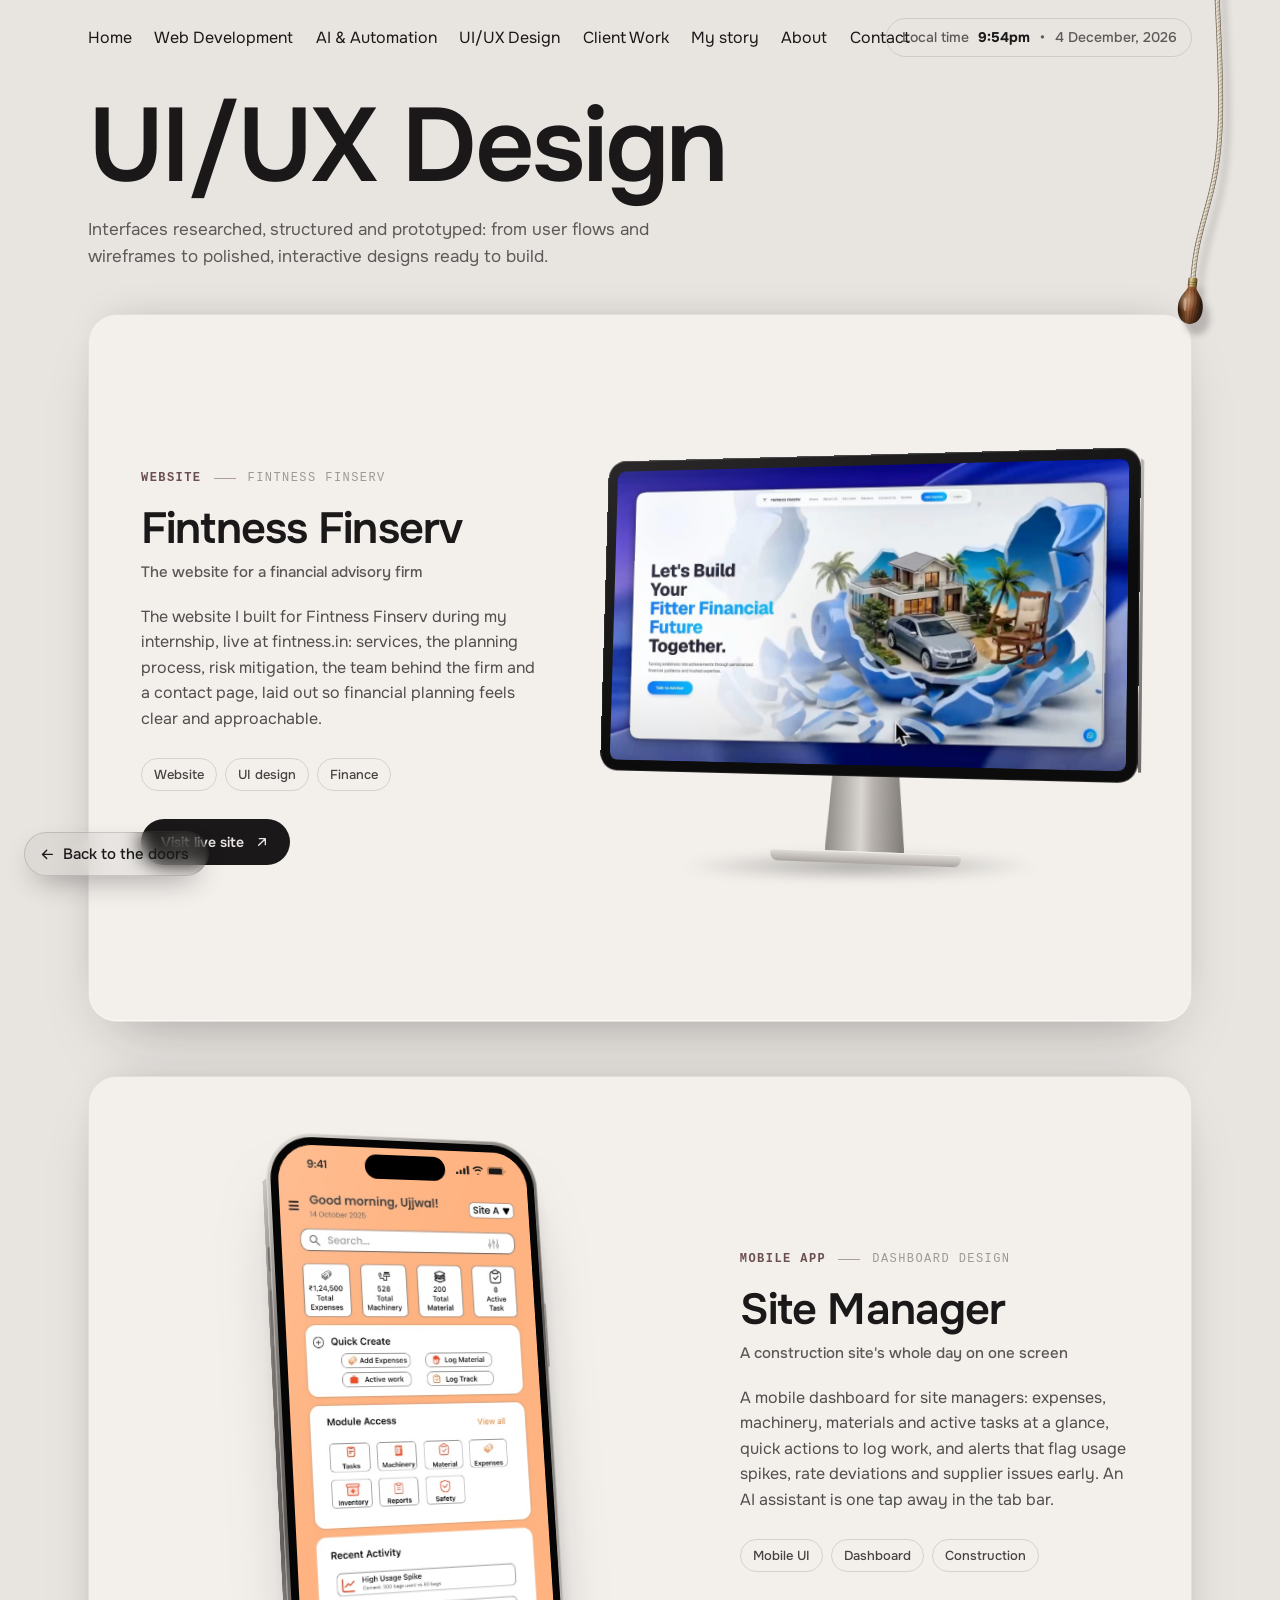
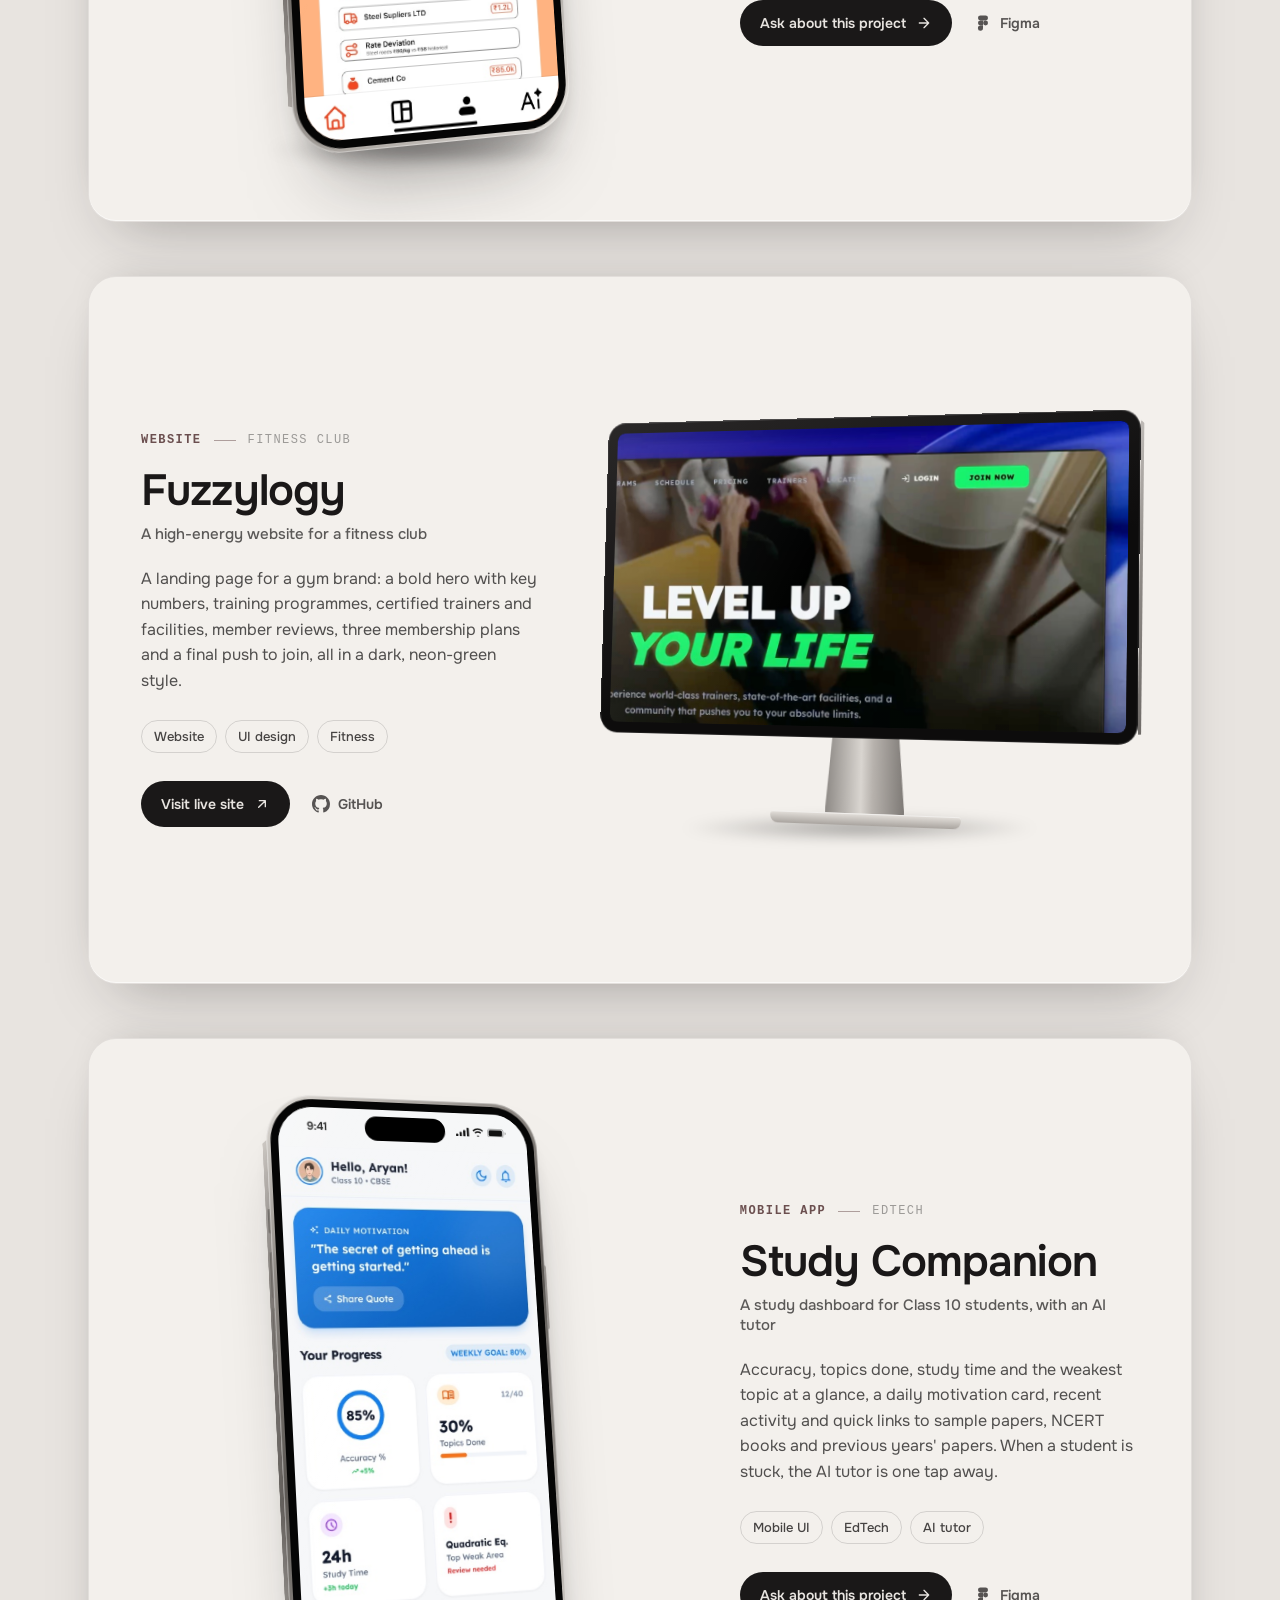
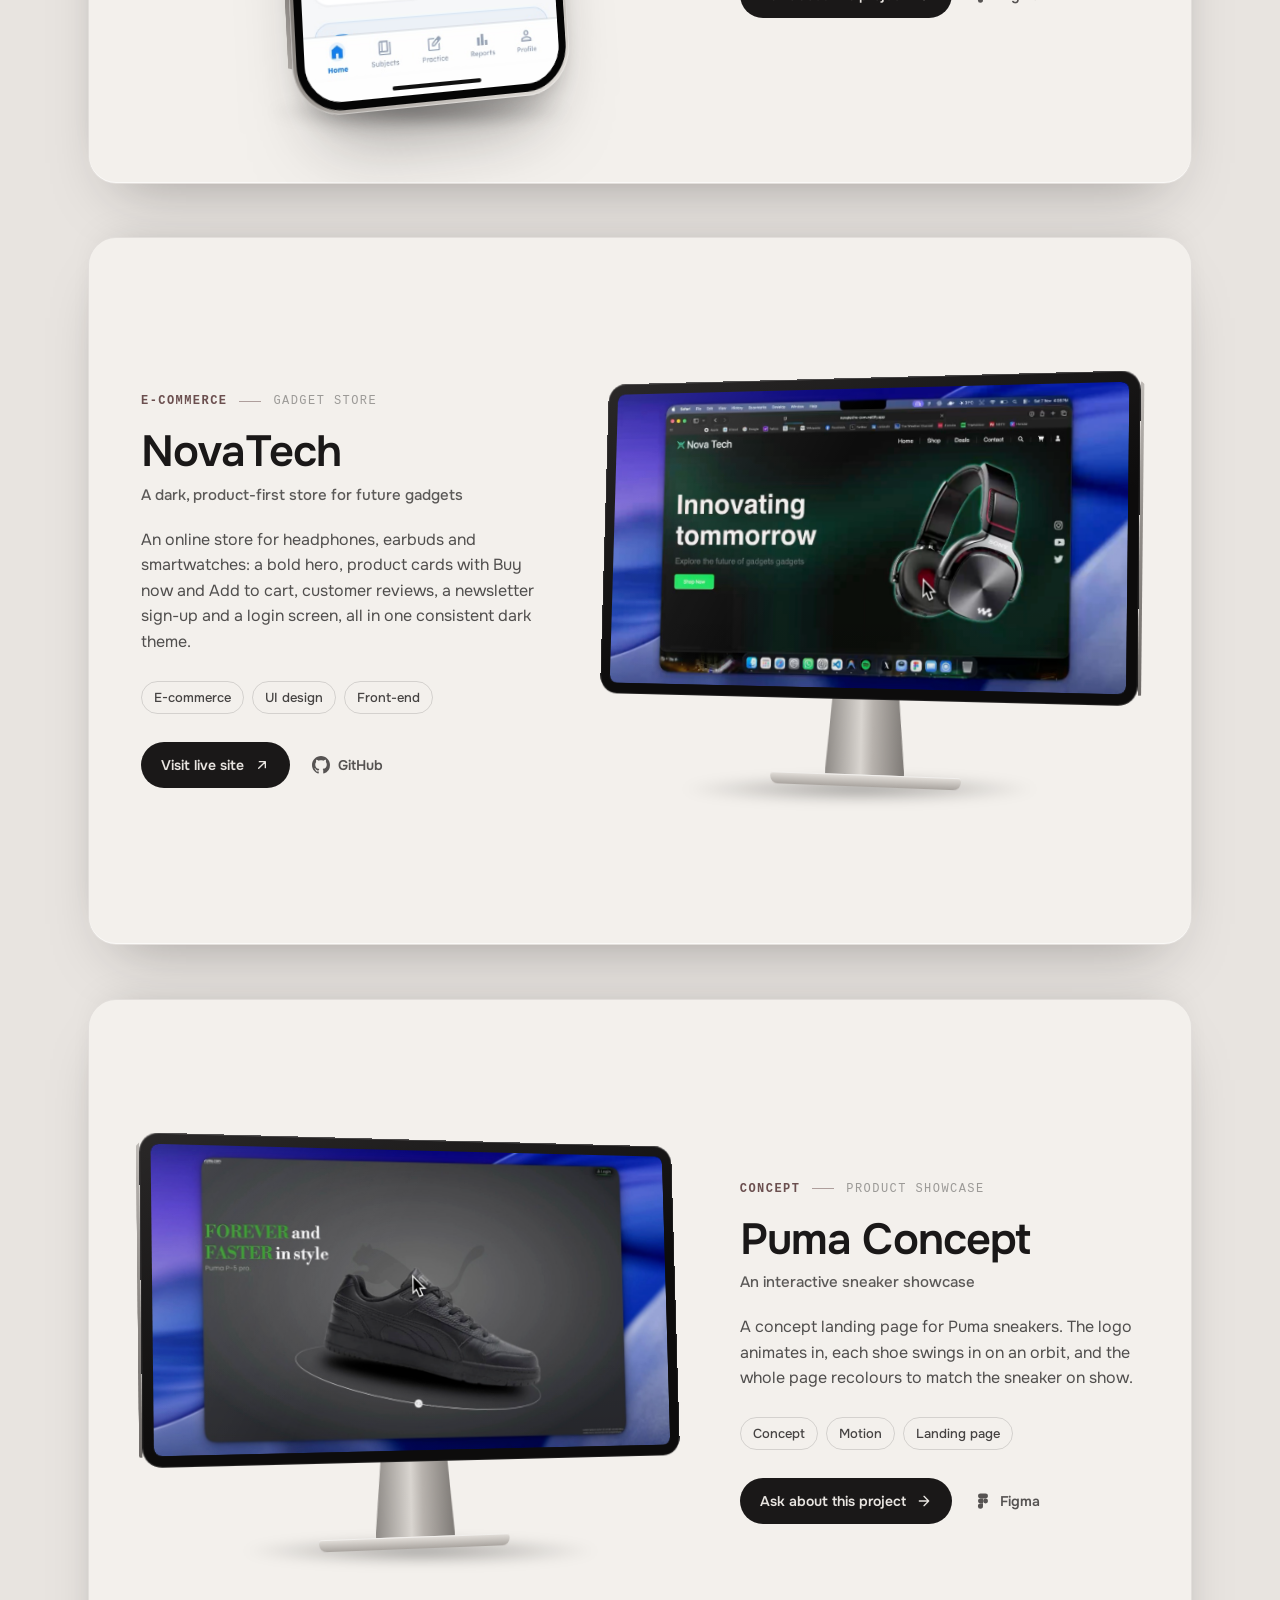
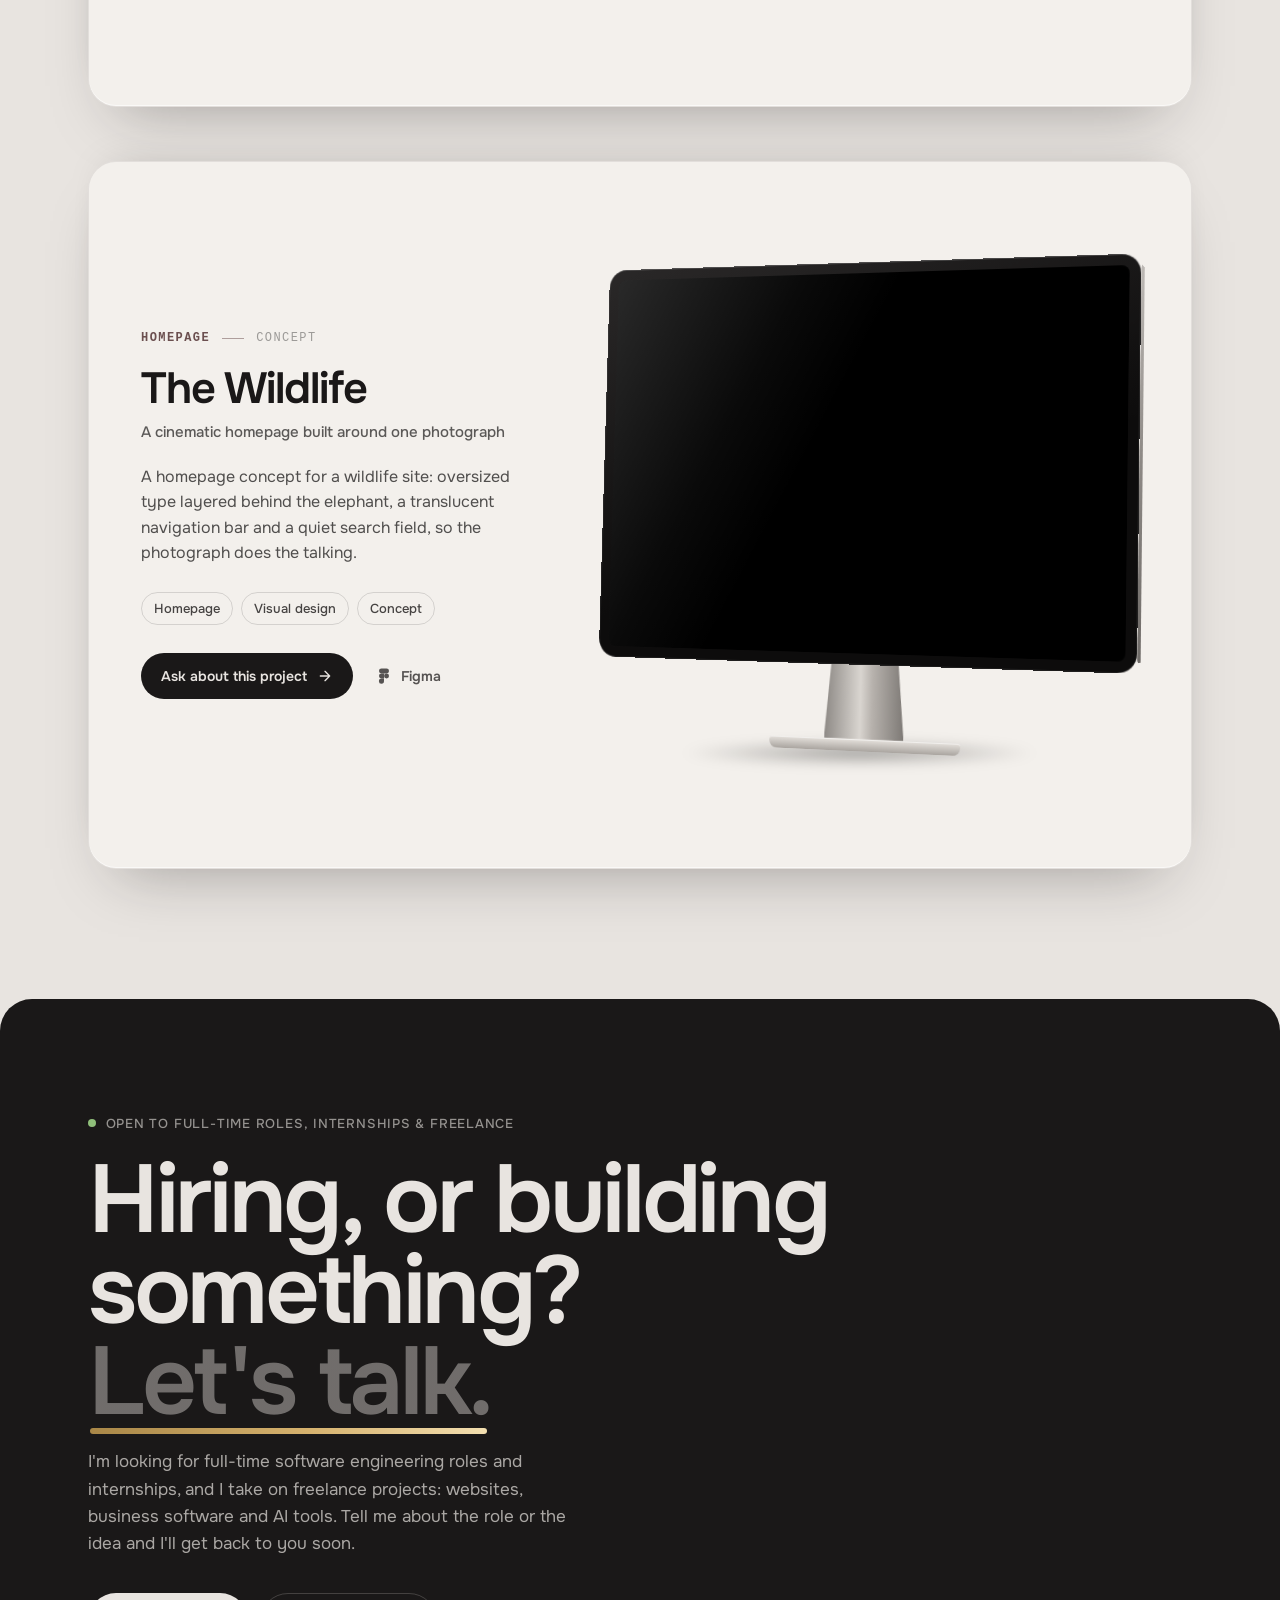
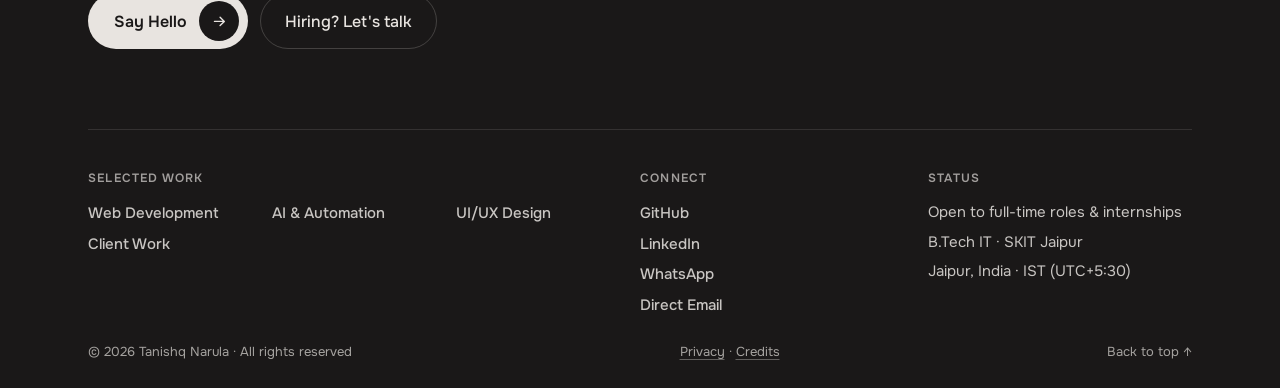
<file: ui-ux-designer/index.html>
<!DOCTYPE html>
<html lang="en">
<head>
<meta charset="UTF-8" />
<meta name="viewport" content="width=device-width, initial-scale=1.0, viewport-fit=cover" />
<title>Freelance UI/UX Designer in Jaipur — Tanishq Narula</title>
<link rel="preconnect" href="https://fonts.googleapis.com">
<link rel="preconnect" href="https://fonts.gstatic.com" crossorigin>
<link href="https://fonts.googleapis.com/css2?family=Onest:wght@300;400;500;600;700;800;900&display=swap" rel="stylesheet">
<style>/* Onest loaded via Google Fonts */</style>

<meta name="description" content="UI/UX design by Tanishq Narula, freelance designer in Jaipur: websites, an e-commerce store, mobile app dashboards and interactive concepts, designed to be built." />
<meta name="theme-color" content="#1A1818" />
<script>if(/[?&]embed\b/.test(location.search))document.documentElement.classList.add('embed');try{if(localStorage.getItem('tn-mode')==='dark')document.documentElement.dataset.mode='dark'}catch(e){}</script>
<style>
:root{
  --surface-2: #D3CBC8;
  --surface: #DED8D4;
  --accent-to: #6B5C5C;
  --accent-from: #C4B0B0;
  --color-11: #F2EEEB;
  --color-13: #F2EFEC;
  --color-14: #F4F1EE;
  --color-15: #FBFAF8;
  --color-1: #1A1818;
  --color-2: #5C4242;
  --color-4: #A4552C;
  --color-8: #D5CDCA;
  --color-5: #7FB069;
  --color-10: #E8E4E0;
  --color-12: #F3EEEC;
  --bg:#E8E4E0;--fg:#1A1818;--fg-rgb:26,24,24;--card:#F3F0EC;--card-line:rgba(26,24,24,.08);--accent:#6B4F4F;--room:#FBFAF8;
  --shadow:0 -1px 0 rgba(255,255,255,.6) inset,0 30px 60px -30px rgba(26,24,24,.35),0 -12px 40px -24px rgba(26,24,24,.25);
  --font:'Onest',ui-sans-serif,system-ui,-apple-system,'Segoe UI',sans-serif;color-scheme:light}
html[data-mode="dark"]{--bg:#1A1818;--fg:#E8E4E0;--fg-rgb:232,228,224;--card:#232020;--card-line:rgba(232,228,224,.08);--accent:#D9C6C6;--room:#050505;
  --shadow:0 1px 0 rgba(255,255,255,.04) inset,0 30px 60px -30px rgba(0,0,0,.8),0 -12px 40px -20px rgba(0,0,0,.7);color-scheme:dark}
*{box-sizing:border-box;margin:0;padding:0}
html{scrollbar-width:none}html::-webkit-scrollbar{display:none}
body{min-height:100vh;background:var(--bg);color:var(--fg);font-family:var(--font);-webkit-font-smoothing:antialiased;overflow-x:clip}
a{color:inherit;text-decoration:none}
:focus-visible{outline:2px solid #6B5C5C;outline-offset:3px}
.glow{position:fixed;inset:0;pointer-events:none;z-index:50;background:var(--room);animation:out .8s ease .15s forwards}
@keyframes out{to{opacity:0;visibility:hidden}}
html.embed .glow{animation:none;transition:opacity .45s ease,visibility 0s linear .45s}
html.embed.in .glow{opacity:0;visibility:hidden}
html.embed.out .glow{opacity:1;visibility:visible;transition:opacity .4s ease}

.wrap{max-width:88rem;margin:0 auto;padding:24px max(16px,env(safe-area-inset-right)) 0 max(16px,env(safe-area-inset-left))}
@media (min-width:1024px){.wrap{padding-inline:88px}}
.top{display:flex;justify-content:space-between;align-items:center;gap:12px;padding-bottom:56px}
.chip{display:inline-flex;align-items:center;height:44px;padding:0 18px;border-radius:999px;border:1px solid rgba(var(--fg-rgb),.14);font-size:14px;font-weight:500;cursor:pointer;transition:background .25s}
.chip:hover{background:rgba(var(--fg-rgb),.05)}
.lbl{font-size:12px;font-weight:500;letter-spacing:.06em;text-transform:uppercase;color:rgba(var(--fg-rgb),.5)}
.intro{display:flex;flex-direction:column;align-items:flex-start;gap:20px;padding-bottom:64px;text-align:left}
.intro h1{white-space:nowrap;font-size:clamp(34px,8.2vw,104px)}
h1{font-size:clamp(44px,7vw,84px);font-weight:600;letter-spacing:-.025em;line-height:.95}
.intro p{max-width:52ch;font-size:17px;line-height:1.55;color:rgba(var(--fg-rgb),.68)}
.intro .count{display:block;margin-top:14px;font-family:ui-monospace,'SF Mono',Menlo,Consolas,monospace;font-size:12px;font-weight:600;letter-spacing:.12em;text-transform:uppercase;color:var(--accent)}

/* ---------- stacked project cards ---------- */
.stack{position:relative;padding-bottom:12vh}
.card{position:sticky;top:calc(var(--nav-h,72px) + 16px + var(--i) * 14px);margin-bottom:6vh;border-radius:28px;background:var(--card);box-shadow:var(--shadow);
  border:1px solid var(--card-line);transform-origin:50% 0;will-change:transform;overflow:hidden}
.card__in{display:grid;gap:28px;padding:28px;min-height:min(calc(100vh - var(--nav-h,72px) - 120px),720px)}
@media (min-width:900px){
  .card__in{grid-template-columns:minmax(0,5fr) minmax(0,7fr);align-items:center;gap:40px;padding:48px 52px}
  .card.flip .card__in{grid-template-columns:minmax(0,7fr) minmax(0,5fr)}
  .card.flip .card__info{order:2}
}
.card__dim{position:absolute;inset:0;background:#000;opacity:0;pointer-events:none;border-radius:inherit}
.card__meta{display:flex;align-items:center;gap:12px;margin-bottom:22px;font-family:ui-monospace,'SF Mono',Menlo,Consolas,monospace;font-size:12px;font-weight:600;letter-spacing:.12em;text-transform:uppercase;color:var(--accent)}
.card__meta .no{color:rgba(var(--fg-rgb),.4)}
.card__meta i{width:22px;height:1px;background:currentColor;opacity:.5}
.card h2{font-size:clamp(30px,3.4vw,46px);font-weight:600;letter-spacing:-.02em;line-height:1.02;margin-bottom:10px}
.card .sub{font-size:15px;font-weight:500;color:rgba(var(--fg-rgb),.7);margin-bottom:22px}
.card .desc{font-size:16px;line-height:1.6;color:rgba(var(--fg-rgb),.75);max-width:44ch;margin-bottom:26px}
.tags{display:flex;flex-wrap:wrap;gap:8px;margin-bottom:28px}
.tags li{list-style:none;padding:7px 12px;border-radius:999px;border:1px solid rgba(var(--fg-rgb),.14);font-size:13px;font-weight:500;color:rgba(var(--fg-rgb),.8)}
.live{display:inline-flex;align-items:center;gap:10px;height:46px;padding:0 20px;border-radius:999px;background:var(--fg);color:var(--bg);font-size:14px;font-weight:600;transition:transform .3s cubic-bezier(.16,1,.3,1)}
.live:hover{transform:translateY(-2px)}
.live svg{width:16px;height:16px}
.note{display:inline-flex;align-items:center;gap:8px;font-size:13px;font-weight:500;color:rgba(var(--fg-rgb),.68)}
.note::before{content:"";width:7px;height:7px;border-radius:50%;background:#7a8670}

/* ---------- the desktop: a slightly side-on monitor ---------- */
.stage{position:relative;perspective:1900px;perspective-origin:50% 40%;padding:10px 0 28px}
.mon{position:relative;transform-style:preserve-3d;transform:rotateY(-17deg) rotateX(4deg);transition:transform 1.2s cubic-bezier(.16,1,.3,1);margin-inline:auto;width:100%;max-width:720px}
.card.flip .mon{transform:rotateY(17deg) rotateX(4deg)}
.card:hover .mon{transform:rotateY(-12deg) rotateX(3deg)}
.card.flip:hover .mon{transform:rotateY(12deg) rotateX(3deg)}
.mon__body{position:relative;transform-style:preserve-3d;--mp:clamp(5px,1.3vw,11px);padding:var(--mp);border-radius:calc(var(--mp) + 8px);background:linear-gradient(160deg,#2a2828,#0d0c0c 60%);
  box-shadow:inset 0 0 0 1px rgba(255,255,255,.08),inset 0 1px 0 rgba(255,255,255,.12)}
/* the monitor's thickness: an edge you see because it is turned */
.mon__body::before{content:"";position:absolute;top:10px;bottom:10px;right:0;width:22px;transform-origin:100% 50%;transform:rotateY(-90deg);
  background:linear-gradient(180deg,#bdb9b5,#8d8985 50%,#6f6b68);border-radius:0 6px 6px 0}
.card.flip .mon__body::before{right:auto;left:0;transform-origin:0 50%;transform:rotateY(90deg)}
.mon__screen{position:relative;aspect-ratio:16/10;border-radius:8px;overflow:hidden;background:#000;transform:translateZ(.5px)}
.mon__screen img.page{position:absolute;left:0;top:0;width:100%;height:auto;display:block;will-change:transform;
  transform:translate3d(0,0,0)}

.mon__screen video{border-radius:inherit;position:absolute;inset:0;width:100%;height:100%;object-fit:contain!important;display:block}
.mon__screen.vid{aspect-ratio:var(--ar,16/10)}
.mon__screen::after{content:"";position:absolute;inset:0;pointer-events:none;
  background:linear-gradient(118deg,rgba(255,255,255,.16) 0%,rgba(255,255,255,.04) 28%,transparent 42%),linear-gradient(0deg,rgba(0,0,0,.12),transparent 30%)}
.mon__neck{position:relative;width:15%;height:clamp(40px,7vw,78px);margin:-2px auto 0;transform:translateZ(-30px);
  background:linear-gradient(90deg,#8e8a86,#d9d5d0 45%,#b7b2ad 60%,#7e7a76);clip-path:polygon(8% 0,92% 0,100% 100%,0 100%)}
.mon__foot{width:36%;height:12px;margin:0 auto;border-radius:3px 3px 8px 8px;transform:translateZ(-30px);
  background:linear-gradient(180deg,#e5e1dc,#a9a49f);box-shadow:0 1px 0 rgba(255,255,255,.5) inset}
.stage::after{content:"";position:absolute;left:18%;right:18%;bottom:14px;height:26px;border-radius:50%;
  background:radial-gradient(closest-side,rgba(0,0,0,.35),transparent);filter:blur(6px);z-index:-1}
html[data-mode="dark"] .stage::after{background:radial-gradient(closest-side,rgba(0,0,0,.8),transparent)}

/* arriving */
.card .card__info>*,.card .stage{transition:opacity .8s ease,transform 1s cubic-bezier(.16,1,.3,1)}
.card:not(.seen) .card__info>*{opacity:0;transform:translateY(18px)}
.card:not(.seen) .stage{opacity:0;transform:translateX(40px)}
@media (max-width:899.98px){.card:not(.seen) .stage,.card.flip:not(.seen) .stage{transform:translateY(20px)}}
.card.flip:not(.seen) .stage{transform:translateX(-40px)}
.card .card__info>*:nth-child(2){transition-delay:.05s}.card .card__info>*:nth-child(3){transition-delay:.1s}
.card .card__info>*:nth-child(4){transition-delay:.15s}.card .card__info>*:nth-child(5){transition-delay:.2s}.card .card__info>*:nth-child(6){transition-delay:.25s}

.outro{padding:10vh 0 14vh;text-align:center}
.outro p{font-size:15px;color:rgba(var(--fg-rgb),.55);margin-bottom:18px}

@media (max-width:899.98px){
  .card{top:calc(var(--nav-h,64px) + 10px + var(--i) * 10px);border-radius:22px}
  /* phones: each card fits one screen, desktop on top, the essentials below */
  .card__in{padding:16px 18px 20px;min-height:auto;gap:4px;max-height:calc(100svh - var(--nav-h,64px) - 40px)}
  .stage{order:-1;padding:4px 6% 18px}
  .mon__neck{height:30px}
  .card__meta{margin-bottom:8px;font-size:11px}
  .card h2{font-size:26px;margin-bottom:4px}
  .card .sub{font-size:13px;margin-bottom:10px}
  .card .desc{font-size:14px;line-height:1.5;margin-bottom:14px;display:-webkit-box;-webkit-line-clamp:3;-webkit-box-orient:vertical;overflow:hidden}
  .tags{display:none}
  .live{height:44px;padding:0 18px;font-size:13px}
  .mon,.card.flip .mon{transform:rotateY(-10deg) rotateX(3deg)}
  .card.flip .mon__body::before{right:0;left:auto;transform-origin:100% 50%;transform:rotateY(-90deg)}
}
@media (prefers-reduced-motion:reduce){
  .glow{display:none}
  .card .card__info>*,.card .stage{transition:none;opacity:1!important;transform:none!important}
}

.rn{position:sticky;top:0;z-index:40;transition:background .35s ease,box-shadow .35s ease}
.rn{background:var(--bg)}
.rn.stuck{box-shadow:0 1px 0 rgba(var(--fg-rgb),.1)}
.rn__in{max-width:88rem;margin:0 auto;display:flex;align-items:center;justify-content:space-between;gap:1.5rem;padding:1.1rem max(16px,env(safe-area-inset-right)) 1.1rem max(16px,env(safe-area-inset-left));transition:padding .35s ease}
.rn.stuck .rn__in{padding-block:.8rem}
@media (min-width:1024px){.rn__in{padding-inline:88px}}
.rn nav ul{display:none;list-style:none;margin:0;padding:0;gap:1.4rem;white-space:nowrap}
.rn nav button{padding:0;border:0;background:none;color:var(--fg);font:inherit;font-size:1rem;font-weight:500;opacity:.8;cursor:pointer;transition:opacity .2s}
.rn nav button:hover,.rn nav button[aria-current]{opacity:1}
.rn nav button[aria-current]{text-decoration:underline;text-underline-offset:.35em;text-decoration-thickness:1px}
.rn__clock{display:flex;align-items:center;gap:.6rem;padding:.6rem .9rem;border-radius:999px;border:1px solid rgba(var(--fg-rgb),.12);font-size:.875rem;font-weight:500;white-space:nowrap}
.rn__clock span{color:rgba(var(--fg-rgb),.68)}
.rn__menu{display:inline-flex;align-items:center;justify-content:center;gap:.5rem;height:2.75rem;padding:0 1.05rem 0 .95rem;font:500 .9375rem/1 'Onest',ui-sans-serif,system-ui,-apple-system,'Segoe UI',sans-serif;border-radius:999px;border:1px solid rgba(var(--fg-rgb),.12);background:none;color:var(--fg);cursor:pointer}
.rn__menu svg{width:1.1rem;height:1.1rem}
/* ---------- the menu, full screen, on small screens ---------- */
.rn__panel{position:fixed;inset:0;z-index:110;display:flex;flex-direction:column;
  padding:max(1rem,env(safe-area-inset-top)) max(1.25rem,env(safe-area-inset-right)) max(1.5rem,env(safe-area-inset-bottom)) max(1.25rem,env(safe-area-inset-left));
  background:var(--bg);color:var(--fg);visibility:hidden;opacity:0;
  transition:opacity .4s cubic-bezier(.4,0,.2,1),visibility 0s linear .4s}
.rn.open .rn__panel{visibility:visible;opacity:1;transition-delay:0s}
/* a wash of colour sweeps up behind the items as it opens */
.rn__panel::before{content:"";position:absolute;inset:0;pointer-events:none;
  background:radial-gradient(70% 55% at 12% 100%,rgba(164,85,44,.2),transparent 70%),
             radial-gradient(60% 50% at 95% 4%,rgba(196,176,176,.18),transparent 72%);
  opacity:0;transform:translateY(12%) scale(1.08);transition:opacity .6s ease,transform .9s cubic-bezier(.16,1,.3,1)}
.rn.open .rn__panel::before{opacity:1;transform:none}
.rn__phead{position:relative;z-index:1;display:flex;align-items:center;justify-content:space-between;min-height:2.75rem;margin-bottom:auto}
.rn__plbl{font:600 .75rem/1 'Onest',ui-sans-serif,system-ui,sans-serif;letter-spacing:.16em;text-transform:uppercase;color:rgba(var(--fg-rgb),.5)}
.rn__pclose{display:inline-flex;align-items:center;justify-content:center;width:2.75rem;height:2.75rem;border-radius:999px;
  border:1px solid rgba(var(--fg-rgb),.14);background:none;color:var(--fg);cursor:pointer;transition:background .25s,transform .35s cubic-bezier(.16,1,.3,1)}
.rn__pclose:hover{background:rgba(var(--fg-rgb),.08);transform:rotate(90deg)}
.rn__pclose svg{width:1.15rem;height:1.15rem}
.rn__plist{position:relative;z-index:1;display:flex;flex-direction:column;justify-content:center;gap:.1rem;padding-block:2rem}
/* each line rises into place, one after the other */
.rn__plist button, .rn__plist a{position:relative;display:flex;align-items:baseline;gap:.85rem;width:100%;padding:.45rem 0;border:0;background:none;color:var(--fg);
  font:600 clamp(2rem,9.5vw,2.9rem)/1.06 'Onest',ui-sans-serif,system-ui,sans-serif;letter-spacing:-.03em;text-align:left;cursor:pointer;
  opacity:0;transform:translateY(1.1rem);transition:opacity .5s ease,transform .66s cubic-bezier(.16,1,.3,1),color .25s ease}
.rn.open .rn__plist button, .rn.open .rn__plist a{opacity:1;transform:none;transition-delay:calc(var(--i,0) * 55ms + 90ms)}
.rn__plist button::before, .rn__plist a::before{content:counter(rnc,decimal-leading-zero);counter-increment:rnc;
  font:600 .8125rem/1 ui-monospace,'SF Mono',Menlo,Consolas,monospace;letter-spacing:.1em;color:rgba(var(--fg-rgb),.38);transition:color .25s}
.rn__plist{counter-reset:rnc}
.rn__plist button[aria-current], .rn__plist a[aria-current]{color:var(--fg)}
.rn__plist button[aria-current]::before, .rn__plist a[aria-current]::before{color:#A4552C}
@media (hover:hover){.rn__plist button:hover, .rn__plist a:hover{color:#A4552C}.rn__plist button:hover::before, .rn__plist a:hover::before{color:#A4552C}}
.rn__pfoot{position:relative;z-index:1;margin-top:auto;padding-top:1.25rem;border-top:1px solid rgba(var(--fg-rgb),.1);
  font:500 .8125rem/1.4 'Onest',ui-sans-serif,system-ui,sans-serif;color:rgba(var(--fg-rgb),.55);
  opacity:0;transform:translateY(.6rem);transition:opacity .5s ease .34s,transform .6s cubic-bezier(.16,1,.3,1) .34s}
.rn.open .rn__pfoot{opacity:1;transform:none}
html.rn-lock,html.rn-lock body{overflow:hidden}
@media (prefers-reduced-motion:reduce){
  .rn__panel,.rn__panel::before,.rn__plist button,.rn__pfoot{transition-duration:.01ms!important;transform:none!important}}

/* ---------- where things sit in the bar ---------- */
/* wide: the full nav shows, and "back" floats in the bottom-left corner instead of taking bar space */
@media (min-width:1200px){
  .rn nav ul{display:flex}
  .rn__menu,.rn__panel{display:none!important}
  .backd{position:fixed;left:max(1.5rem,env(safe-area-inset-left));bottom:max(1.5rem,calc(env(safe-area-inset-bottom) + 1rem));top:auto;z-index:60;
    height:3rem;padding:0 1.25rem 0 1rem;border-color:transparent;
    background:var(--bd-float,rgba(26,24,24,.9));color:var(--bd-floatfg,#E8E4E0);
    -webkit-backdrop-filter:blur(10px);backdrop-filter:blur(10px);
    box-shadow:0 12px 30px -12px rgba(0,0,0,.45),0 0 0 1px rgba(255,255,255,.08)}
  .backd span{display:inline}
  .backd:hover{background:var(--bd-float,rgba(26,24,24,1));border-color:transparent}
}
html[data-mode="dark"] .backd{--bd-float:rgba(232,228,224,.92);--bd-floatfg:#1A1818}
/* narrow: back on the left, menu on the right, no clock */
@media (max-width:1199.98px){
  .rn__in{justify-content:space-between}
  .rn nav{display:none}
  .rn__clock{display:none}
  .rn__menu{order:99;margin-left:auto}
  .backd{order:-2}
}

/* ---------- footer ---------- */
/* the footer slides up over the last 32px of the section above, so its rounded corners show that
   section's real background (gradients and glows included) instead of a flat patch of colour */
.sfw{position:relative;z-index:2;background:transparent;margin-top:-32px}
.sfw--dark .sf{box-shadow:inset 0 1px 0 rgba(232,228,224,.12)}
.sf{--sf-bg:#1A1818;--sf-fg:#E8E4E0;--sf-rgb:232,228,224;--sf-acc:#C4B0B0;position:relative;z-index:2;background:var(--sf-bg);color:var(--sf-fg);
  border-radius:2rem 2rem 0 0;overflow:hidden;font-family:'Onest',ui-sans-serif,system-ui,-apple-system,'Segoe UI',sans-serif}
html[data-mode="dark"] .sf{--sf-bg:#0F0E0E;box-shadow:inset 0 1px 0 rgba(232,228,224,.1)}
.sf__in{max-width:88rem;margin:0 auto;padding:5.5rem 1.25rem 1.5rem}
@media (min-width:1024px){.sf__in{padding:7rem 5.5rem 1.75rem}}
html,body{overscroll-behavior-y:none}
html{background:#1A1818}html[data-mode="dark"]{background:#0F0E0E}
body{margin:0}
.sf{margin-bottom:0}
.sf__eye{display:inline-flex;align-items:center;gap:.6rem;font-size:.8125rem;font-weight:500;letter-spacing:.06em;text-transform:uppercase;color:rgba(var(--sf-rgb),.6)}
.sf__eye i{width:.5rem;height:.5rem;border-radius:50%;background:#8FBF7A;box-shadow:0 0 0 0 rgba(143,191,122,.6);animation:sfPulse 2.2s ease-out infinite}
@keyframes sfPulse{70%{box-shadow:0 0 0 .55rem rgba(143,191,122,0)}100%{box-shadow:0 0 0 0 rgba(143,191,122,0)}}
.sf__h{margin:1.4rem 0 1.25rem;font-size:clamp(2.75rem,7.5vw,6.5rem);font-weight:600;line-height:.95;letter-spacing:-.035em}
.sf__h span{display:block;color:rgba(var(--sf-rgb),.42)}
.sf__p{max-width:46ch;font-size:1.0625rem;line-height:1.6;color:rgba(var(--sf-rgb),.7)}
.sf__cta{display:flex;flex-wrap:wrap;gap:.75rem;margin-top:2.25rem}
.sf__btn{display:inline-flex;align-items:center;gap:.8rem;height:3.5rem;padding:0 .55rem 0 1.6rem;border:0;border-radius:999px;background:var(--sf-fg);color:var(--sf-bg);
  font:inherit;font-size:1rem;font-weight:600;cursor:pointer;transition:transform .35s cubic-bezier(.16,1,.3,1)}
.sf__btn b{display:grid;place-items:center;width:2.5rem;height:2.5rem;border-radius:50%;background:var(--sf-bg);color:var(--sf-fg)}
.sf__btn svg{width:1.05rem;height:1.05rem;transition:transform .35s cubic-bezier(.16,1,.3,1)}
.sf__btn:hover{transform:translateY(-2px)}.sf__btn:hover svg{transform:translateX(3px)}
.sf__ghost{display:inline-flex;align-items:center;height:3.5rem;padding:0 1.5rem;border-radius:999px;border:1px solid rgba(var(--sf-rgb),.2);background:none;color:var(--sf-fg);
  font:inherit;font-size:1rem;font-weight:500;cursor:pointer;transition:background .25s}
.sf__ghost:hover{background:rgba(var(--sf-rgb),.07)}
.sf__cols{display:grid;grid-template-columns:repeat(2,minmax(0,1fr));gap:2.25rem 1.5rem;margin-top:5rem;padding-top:2.5rem;border-top:1px solid rgba(var(--sf-rgb),.12)}
@media (min-width:768px){.sf__cols{grid-template-columns:2fr 1fr 1fr}}
.sf__cols h3{margin-bottom:1rem;font-size:.75rem;font-weight:600;letter-spacing:.1em;text-transform:uppercase;color:rgba(var(--sf-rgb),.66)}
.sf__cols ul{list-style:none;margin:0;padding:0;display:flex;flex-direction:column;gap:.6rem}
@media (pointer:coarse),(max-width:767.98px){.sf__cols ul{gap:0}.sf__cols button,.sf__cols a,.sf__bot button{min-height:44px;min-width:44px;display:inline-flex;align-items:center}.sf__cols li.st{min-height:32px;display:flex;align-items:center}}
.sf__cols button,.sf__cols a{padding:0;border:0;background:none;color:rgba(var(--sf-rgb),.85);font:inherit;font-size:.9375rem;font-weight:500;cursor:pointer;text-align:left;text-decoration:none;transition:color .2s}
.sf__cols button:hover,.sf__cols a:hover{color:#fff}
.sf__cols li.st{font-size:.9375rem;color:rgba(var(--sf-rgb),.85)}
.sf__cols .work{display:grid;grid-template-columns:repeat(auto-fill,minmax(10rem,1fr));gap:.6rem 1.5rem}
.sf__in{position:relative;z-index:1}
/* the name runs the full width of the footer, edge to edge, behind the links and the bottom line */
.sf__word{position:absolute;left:0;right:0;bottom:0;z-index:0;margin:0;padding:0 1.2vw;font-size:var(--wf,15vw);font-weight:700;line-height:.74;letter-spacing:-.055em;
  color:rgba(var(--sf-rgb),.17);user-select:none;pointer-events:none;white-space:nowrap;text-align:center;transform:translateY(.05em)}
.sf__word span{display:inline-block}
.sf__word .short{display:none}
@media (max-width:767.98px){.sf__word .full{display:none}.sf__word .short{display:inline-block}}

.sf__bot{display:flex;flex-wrap:wrap;justify-content:space-between;gap:.75rem;margin-top:1.75rem;font-size:.8125rem;color:rgba(var(--sf-rgb),.68)}
.sf__bot button{padding:0;border:0;background:none;color:inherit;font:inherit;cursor:pointer}.sf__bot button:hover{color:var(--sf-fg)}
.sf__legal a{color:inherit;text-decoration:underline;text-underline-offset:.2em;text-decoration-color:rgba(var(--sf-rgb),.35)}.sf__legal a:hover{color:var(--sf-fg)}
@media (pointer:coarse),(max-width:767.98px){.sf__legal a{min-height:44px;display:inline-flex;align-items:center}}
@media (prefers-reduced-motion:reduce){.sf__eye i{animation:none}}
/* ---------- floating back-to-top ---------- */
.totop{--tt-bg:#1A1818;--tt-fg:#E8E4E0;--tt-ring:232,228,224;position:fixed;right:max(1.25rem,env(safe-area-inset-right));bottom:max(1.25rem,env(safe-area-inset-bottom));z-index:60;
  display:grid;place-items:center;width:3.25rem;height:3.25rem;padding:0;border:0;border-radius:50%;background:var(--tt-bg);color:var(--tt-fg);cursor:pointer;
  box-shadow:0 10px 30px -10px rgba(0,0,0,.45),0 0 0 1px rgba(var(--tt-ring),.14);
  opacity:0;visibility:hidden;transform:translateY(.75rem) scale(.9);
  transition:opacity .35s ease,visibility 0s linear .35s,transform .45s cubic-bezier(.16,1,.3,1),background .3s ease,color .3s ease,box-shadow .3s ease}
.totop.show{opacity:1;visibility:visible;transform:none;transition-delay:0s}
.totop[data-on="dark"]{--tt-bg:#E8E4E0;--tt-fg:#1A1818;--tt-ring:26,24,24}
.totop svg.ar{width:1.15rem;height:1.15rem;transition:transform .4s cubic-bezier(.16,1,.3,1)}
.totop svg.ring{position:absolute;inset:0;width:100%;height:100%;transform:rotate(-90deg);pointer-events:none}
.totop .ring circle{fill:none;stroke:currentColor;stroke-width:2;opacity:.85;stroke-dasharray:var(--len);stroke-dashoffset:calc(var(--len) * (1 - var(--p,0)));transition:stroke-dashoffset .12s linear}
.totop .lbl{position:absolute;right:calc(100% + .6rem);top:50%;padding:.4rem .75rem;border-radius:999px;background:var(--tt-bg);color:var(--tt-fg);font:500 .8125rem/1 'Onest',ui-sans-serif,system-ui,sans-serif;
  white-space:nowrap;pointer-events:none;opacity:0;transform:translate(.4rem,-50%);transition:opacity .25s ease,transform .35s cubic-bezier(.16,1,.3,1);box-shadow:0 0 0 1px rgba(var(--tt-ring),.14)}
@media (hover:hover){.totop:hover{transform:translateY(-3px)}.totop:hover svg.ar{transform:translateY(-3px)}.totop:hover .lbl{opacity:1;transform:translate(0,-50%)}}
.totop:focus-visible{outline:2px solid #C4B0B0;outline-offset:3px}
@media (max-width:767.98px){.totop{width:3rem;height:3rem}}
@media (prefers-reduced-motion:reduce){.totop,.totop svg.ar{transition:opacity .2s ease,visibility 0s linear .2s}}

.skel{position:relative}
.skel::after{content:"";position:absolute;inset:0;z-index:6;pointer-events:none;border-radius:inherit;opacity:1;
  background:linear-gradient(100deg,#E2DDD8 30%,#F1EDE9 50%,#E2DDD8 70%);background-size:220% 100%;animation:skel 1.25s linear infinite}
html[data-mode="dark"] .skel::after{background-image:linear-gradient(100deg,#231F1F 30%,#2F2A2A 50%,#231F1F 70%)}
@keyframes skel{from{background-position:120% 0}to{background-position:-100% 0}}
/* a recording that is still buffering: a light sweep over its poster until it plays */
.skel-buf{position:relative}
.skel-buf::before{content:"";position:absolute;inset:0;z-index:6;pointer-events:none;border-radius:inherit;
  background:linear-gradient(100deg,transparent 30%,rgba(255,255,255,.22) 50%,transparent 70%);background-size:220% 100%;animation:skel 1.25s linear infinite}
@media (prefers-reduced-motion:reduce){.skel::after{animation:none}}

/* "Back to the doors" sits in the room's sticky header: it stays on screen the whole
   time you are inside a room, but it is part of the bar rather than floating over the page,
   so it never covers anything you are reading. */
.backd{order:-2;flex:none;display:inline-flex;align-items:center;gap:.5rem;height:2.75rem;padding:0 1.1rem 0 .85rem;
  border:1px solid rgba(var(--fg-rgb),.14);border-radius:999px;background:rgba(var(--fg-rgb),.05);color:var(--fg);
  font:500 .9375rem/1 'Onest',ui-sans-serif,system-ui,-apple-system,'Segoe UI',sans-serif;text-decoration:none;cursor:pointer;white-space:nowrap;
  opacity:0;transform:translateX(-.5rem);transition:opacity .35s ease,transform .45s cubic-bezier(.16,1,.3,1),background .25s ease,border-color .25s ease}
.backd.show{opacity:1;transform:none}
.backd svg{width:1.05rem;height:1.05rem;transition:transform .35s cubic-bezier(.16,1,.3,1)}
@media (hover:hover){.backd:hover{background:rgba(var(--fg-rgb),.1);border-color:rgba(var(--fg-rgb),.26)}.backd:hover svg{transform:translateX(-3px)}}
.backd:focus-visible{outline:2px solid #C4B0B0;outline-offset:3px}
/* phones keep the words on both pills; on the very narrowest screens they just get a little smaller */
@media (max-width:359.98px){.backd,.rn__menu{font-size:.8125rem}.backd{padding:0 .85rem 0 .7rem}.rn__menu{padding:0 .85rem}}
/* the leftover top row above each room's title, and the gap under the intro */
.top{display:none!important}
.intro{padding-bottom:clamp(28px,4vw,44px)!important}
.rn__in{min-width:0}
.rn nav{min-width:0}

/* ================= Tanishq's projects: monitors for desktop work, phones for mobile work ================= */
.mon__screen img.fit{position:absolute;inset:0;width:100%;height:100%;object-fit:cover;display:block}
.card__meta .no{font-weight:500}
.feats{list-style:none;display:grid;grid-template-columns:repeat(2,minmax(0,1fr));gap:10px 22px;max-width:46ch;margin-bottom:28px}
.feats li{position:relative;padding-left:16px;font-size:14px;line-height:1.4;font-weight:500;color:rgba(var(--fg-rgb),.78)}
.feats li::before{content:"";position:absolute;left:0;top:.52em;width:6px;height:6px;border-radius:50%;background:var(--accent)}
p.note{display:flex;align-items:flex-start;gap:8px;max-width:44ch;margin:-6px 0 22px;line-height:1.45}
p.note::before{flex:none;margin-top:.45em}
.card .card__info>*:nth-child(7){transition-delay:.3s}

/* the screen lights up a beat after the device arrives */
.mon__screen>video,.mon__screen>img,.phone__vp,.phone__tab{transition:opacity .9s ease .3s}
.card:not(.seen) .mon__screen>video,.card:not(.seen) .mon__screen>img,.card:not(.seen) .phone__vp,.card:not(.seen) .phone__tab{opacity:0}

/* ---------- the phone: an iPhone turned slightly side-on ---------- */
.card--phone .card__in{--w:clamp(210px,calc((100svh - var(--nav-h,72px) - 240px) * .5),320px);--sw:calc(var(--w) * .916)}
.card--phone .stage{perspective:1600px;perspective-origin:50% 45%;display:grid;place-items:center;padding:6px 0 34px}
.card--phone .stage::after{left:50%;right:auto;bottom:10px;width:calc(var(--w) * 1.05);transform:translateX(-50%);
  background:radial-gradient(closest-side,rgba(0,0,0,.3),transparent);filter:blur(7px)}
html[data-mode="dark"] .card--phone .stage::after{background:radial-gradient(closest-side,rgba(0,0,0,.8),transparent)}
.phone{position:relative;width:var(--w);transform-style:preserve-3d;transform:rotateY(-21deg) rotateX(6deg) rotateZ(1.2deg);transition:transform 1.2s cubic-bezier(.16,1,.3,1)}
.card.flip .phone{transform:rotateY(21deg) rotateX(6deg) rotateZ(-1.2deg)}
.card:hover .phone{transform:rotateY(-12deg) rotateX(3deg) rotateZ(.5deg)}
.card.flip:hover .phone{transform:rotateY(12deg) rotateX(3deg) rotateZ(-.5deg)}
.phone__body{position:relative;transform-style:preserve-3d;padding:calc(var(--w) * .012);border-radius:calc(var(--w) * .168);
  background:linear-gradient(145deg,#e4e0db 0%,#8f8a85 22%,#5b5753 48%,#9d9893 74%,#e6e2dd 100%);
  box-shadow:inset 0 0 0 1px rgba(255,255,255,.35),0 50px 80px -40px rgba(26,24,24,.55),0 18px 30px -18px rgba(26,24,24,.35)}
html[data-mode="dark"] .phone__body{box-shadow:inset 0 0 0 1px rgba(255,255,255,.25),0 50px 80px -40px rgba(0,0,0,.9),0 18px 30px -18px rgba(0,0,0,.7)}
/* the frame's thickness: an edge you see because the phone is turned */
.phone__body::before{content:"";position:absolute;top:calc(var(--w) * .16);bottom:calc(var(--w) * .16);right:0;width:calc(var(--w) * .05);transform-origin:100% 50%;transform:rotateY(-90deg);
  background:linear-gradient(180deg,#cfcac5,#8c8783 30%,#6d6965 70%,#b9b4af)}
.card.flip .phone__body::before{right:auto;left:0;transform-origin:0 50%;transform:rotateY(90deg)}
.phone__btn{position:absolute;width:calc(var(--w) * .014);border-radius:2px;background:linear-gradient(90deg,#6e6a66,#bdb8b3);transform:translateZ(-1px)}
.phone__btn.l{left:calc(var(--w) * -.008)}
.phone__btn.r{right:calc(var(--w) * -.008)}
.phone__screen{position:relative;box-sizing:content-box;aspect-ratio:1180/2556;border:calc(var(--w) * .03) solid #050505;border-radius:calc(var(--w) * .156);overflow:hidden;background:#141414;transform:translateZ(.5px)}
.phone__screen::after{content:"";position:absolute;inset:0;pointer-events:none;z-index:3;
  background:linear-gradient(118deg,rgba(255,255,255,.14) 0%,rgba(255,255,255,.03) 30%,transparent 44%)}
.island{position:absolute;left:34%;top:calc(var(--sw) * .028);width:32%;aspect-ratio:126/37;border-radius:999px;background:#000;z-index:4}
.sbar{position:absolute;left:0;right:0;top:0;height:calc(var(--sw) * .15);display:flex;align-items:center;justify-content:space-between;
  padding:0 calc(var(--sw) * .085) 0 calc(var(--sw) * .115);color:#fff;font-size:calc(var(--sw) * .043);font-weight:600;letter-spacing:-.01em;pointer-events:none}
.sbar svg{height:calc(var(--sw) * .036);width:auto;display:block}
.sbar span:last-child{display:flex;align-items:center;gap:calc(var(--sw) * .014)}
/* an app on the screen: the status bar and tab bar stay put, the page between them scrolls */
.phone__screen.app{display:flex;flex-direction:column;background:var(--sb,#fff)}
.phone__screen.app .sbar{position:relative;flex:none;z-index:2;color:var(--sbfg,#111);background:var(--sb,#fff)}
.phone__vp{position:relative;flex:1;min-height:0;overflow:hidden;background:var(--sb,#fff)}
.phone__vp img.page{position:absolute;left:0;top:0;width:100%;height:auto;display:block;will-change:transform;transform:translate3d(0,0,0)}
.phone__tab{position:relative;flex:none;z-index:2;background:var(--tab,#fff);box-shadow:0 -1px 0 rgba(0,0,0,.06)}
.phone__tab img{display:block;width:100%;height:auto}
.phone__tab.hb{padding-bottom:calc(var(--sw) * .075)}
.phone__tab.hb::after{content:"";position:absolute;left:50%;bottom:calc(var(--sw) * .024);width:35%;height:calc(var(--sw) * .013);border-radius:999px;background:#111;transform:translateX(-50%)}

@media (max-width:899.98px){
  .card--phone .card__in{--w:clamp(150px,calc((100svh - var(--nav-h,64px) - 370px) * .47),230px)}
  .phone,.card.flip .phone{transform:rotateY(-14deg) rotateX(4deg) rotateZ(.6deg)}
  .card.flip .phone__body::before{right:0;left:auto;transform-origin:100% 50%;transform:rotateY(-90deg)}
  .feats{display:none}
  p.note{margin:-4px 0 12px;font-size:12px}
}
@media (prefers-reduced-motion:reduce){
  .mon__screen>video,.mon__screen>img,.phone__vp,.phone__tab{transition:none;opacity:1!important}
}
</style>
<link rel="canonical" href="https://tanishqnarula.dev/ui-ux-designer/" />
<meta name="robots" content="index,follow,max-image-preview:large,max-snippet:-1,max-video-preview:-1" />
<meta name="author" content="Tanishq Narula" />
<link rel="icon" href="/tn-favicon.ico" sizes="48x48" />
<link rel="icon" type="image/png" href="/tn-icon-192.png" sizes="192x192" />
<link rel="apple-touch-icon" href="/tn-apple-touch-icon.png" />
<meta property="og:type" content="website" />
<meta property="og:site_name" content="Tanishq Narula" />
<meta property="og:locale" content="en_US" />
<meta property="og:url" content="https://tanishqnarula.dev/ui-ux-designer/" />
<meta property="og:title" content="Freelance UI/UX Designer in Jaipur — Tanishq Narula" />
<meta property="og:description" content="UI/UX design by Tanishq Narula, freelance designer in Jaipur: websites, an e-commerce store, mobile app dashboards and interactive concepts, designed to be built." />
<meta property="og:image" content="https://tanishqnarula.dev/images/seo/tanishq-preview-2.jpg" />
<meta property="og:image:secure_url" content="https://tanishqnarula.dev/og.jpg?v=3" />
<meta property="og:image:type" content="image/jpeg" />
<meta property="og:image:width" content="1200" />
<meta property="og:image:height" content="630" />
<meta property="og:image:alt" content="Tanishq Narula&#39;s portfolio" />
<meta name="twitter:card" content="summary_large_image" />
<meta name="twitter:title" content="Freelance UI/UX Designer in Jaipur — Tanishq Narula" />
<meta name="twitter:description" content="UI/UX design by Tanishq Narula, freelance designer in Jaipur: websites, an e-commerce store, mobile app dashboards and interactive concepts, designed to be built." />
<meta name="twitter:image" content="https://tanishqnarula.dev/images/seo/tanishq-preview-2.jpg" />
<script type="application/ld+json">{"@context":"https://schema.org","@graph":[{"@type":"Person","@id":"https://tanishqnarula.dev/#tanishq","name":"Tanishq Narula","givenName":"Tanishq","familyName":"Narula","alternateName":["Tanishq","tanishqnarula12"],"url":"https://tanishqnarula.dev/","image":"https://tanishqnarula.dev/images/profile/tanishq-photo-v2.webp","jobTitle":"Freelance Software Developer, AI Builder and Designer","description":"Freelance software developer and designer in Jaipur, India. Tanishq Narula builds websites, web apps, AI automation and UI/UX design for startups and businesses. Available for freelance projects.","email":"mailto:tanishqnarula60@gmail.com","telephone":"+91-6378211535","sameAs":["https://github.com/tanishqnarula12","https://www.linkedin.com/in/tanishq-narula-0295a7328/"],"knowsAbout":["Web Development","Web Applications","CRM Development","AI & Automation","Workflow Automation","UI/UX Design","Graphic Design","Branding","Visual Communication"],"address":{"@type":"PostalAddress","addressLocality":"Jaipur","addressRegion":"Rajasthan","addressCountry":"IN"},"affiliation":{"@type":"CollegeOrUniversity","name":"Swami Keshvanand Institute of Technology, Jaipur"},"worksFor":{"@type":"Organization","name":"Fintness Finserv"}},{"@type":"ProfessionalService","@id":"https://tanishqnarula.dev/#services","name":"Tanishq Narula — Freelance Web, AI & Design","url":"https://tanishqnarula.dev/","image":"https://tanishqnarula.dev/images/seo/tanishq-preview-2.jpg","description":"Freelance software developer and designer in Jaipur, India. Tanishq Narula builds websites, web apps, AI automation and UI/UX design for startups and businesses. Available for freelance projects.","email":"mailto:tanishqnarula60@gmail.com","telephone":"+91-6378211535","founder":{"@id":"https://tanishqnarula.dev/#tanishq"},"address":{"@type":"PostalAddress","addressLocality":"Jaipur","addressRegion":"Rajasthan","addressCountry":"IN"},"areaServed":[{"@type":"Country","name":"India"},{"@type":"Place","name":"Worldwide (remote)"}],"hasOfferCatalog":{"@type":"OfferCatalog","name":"Freelance services","itemListElement":[{"@type":"Offer","itemOffered":{"@type":"Service","name":"Web Development","description":"Responsive websites, web applications and business software such as CRM tools, built end to end.","provider":{"@id":"https://tanishqnarula.dev/#tanishq"}}},{"@type":"Offer","itemOffered":{"@type":"Service","name":"AI & Automation","description":"AI-powered applications and automated workflows for businesses.","provider":{"@id":"https://tanishqnarula.dev/#tanishq"}}},{"@type":"Offer","itemOffered":{"@type":"Service","name":"UI/UX Design","description":"User flows, wireframes, interface design and interactive prototypes.","provider":{"@id":"https://tanishqnarula.dev/#tanishq"}}},{"@type":"Offer","itemOffered":{"@type":"Service","name":"Graphic Design","description":"Social media creatives, branding and visual communication for clients.","provider":{"@id":"https://tanishqnarula.dev/#tanishq"}}}]}},{"@type":"WebSite","@id":"https://tanishqnarula.dev/#website","url":"https://tanishqnarula.dev/","name":"Tanishq Narula — Portfolio","description":"Freelance software developer and designer in Jaipur, India. Tanishq Narula builds websites, web apps, AI automation and UI/UX design for startups and businesses. Available for freelance projects.","publisher":{"@id":"https://tanishqnarula.dev/#tanishq"},"inLanguage":"en"},{"@type":"ItemList","@id":"https://tanishqnarula.dev/ui-ux-designer/#projects","name":"UI/UX Design projects","itemListElement":[{"@type":"ListItem","position":1,"item":{"@type":"CreativeWork","name":"Fintness Finserv","headline":"The website for a financial advisory firm","description":"The website I built for Fintness Finserv during my internship, live at fintness.in: services, the planning process, risk mitigation, the team behind the firm and a contact page, laid out so financial planning feels clear and approachable.","image":"https://tanishqnarula.dev/media/work/fintness-website.jpg","creator":{"@id":"https://tanishqnarula.dev/#tanishq"},"keywords":"Website, UI design, Finance","video":{"@type":"VideoObject","name":"Fintness Finserv — screen recording","description":"The website for a financial advisory firm","thumbnailUrl":"https://tanishqnarula.dev/media/work/fintness-website.jpg","contentUrl":"https://tanishqnarula.dev/media/work/fintness-website.mp4","uploadDate":"2026-11-07"}}},{"@type":"ListItem","position":2,"item":{"@type":"CreativeWork","name":"Site Manager","headline":"A construction site's whole day on one screen","description":"A mobile dashboard for site managers: expenses, machinery, materials and active tasks at a glance, quick actions to log work, and alerts that flag usage spikes, rate deviations and supplier issues early. An AI assistant is one tap away in the tab bar.","image":"https://tanishqnarula.dev/media/work/site-manager.jpg","creator":{"@id":"https://tanishqnarula.dev/#tanishq"},"keywords":"Mobile UI, Dashboard, Construction"}},{"@type":"ListItem","position":3,"item":{"@type":"CreativeWork","name":"Fuzzylogy","headline":"A high-energy website for a fitness club","description":"A landing page for a gym brand: a bold hero with key numbers, training programmes, certified trainers and facilities, member reviews, three membership plans and a final push to join, all in a dark, neon-green style.","image":"https://tanishqnarula.dev/media/work/fuzzylogy.jpg","creator":{"@id":"https://tanishqnarula.dev/#tanishq"},"keywords":"Website, UI design, Fitness","video":{"@type":"VideoObject","name":"Fuzzylogy — screen recording","description":"A high-energy website for a fitness club","thumbnailUrl":"https://tanishqnarula.dev/media/work/fuzzylogy.jpg","contentUrl":"https://tanishqnarula.dev/media/work/fuzzylogy.mp4","uploadDate":"2026-11-07"}}},{"@type":"ListItem","position":4,"item":{"@type":"CreativeWork","name":"Study Companion","headline":"A study dashboard for Class 10 students, with an AI tutor","description":"Accuracy, topics done, study time and the weakest topic at a glance, a daily motivation card, recent activity and quick links to sample papers, NCERT books and previous years' papers. When a student is stuck, the AI tutor is one tap away.","image":"https://tanishqnarula.dev/media/work/study-companion.jpg","creator":{"@id":"https://tanishqnarula.dev/#tanishq"},"keywords":"Mobile UI, EdTech, AI tutor"}},{"@type":"ListItem","position":5,"item":{"@type":"CreativeWork","name":"NovaTech","headline":"A dark, product-first store for future gadgets","description":"An online store for headphones, earbuds and smartwatches: a bold hero, product cards with Buy now and Add to cart, customer reviews, a newsletter sign-up and a login screen, all in one consistent dark theme.","image":"https://tanishqnarula.dev/media/work/novatech.jpg","creator":{"@id":"https://tanishqnarula.dev/#tanishq"},"keywords":"E-commerce, UI design, Front-end","video":{"@type":"VideoObject","name":"NovaTech — screen recording","description":"A dark, product-first store for future gadgets","thumbnailUrl":"https://tanishqnarula.dev/media/work/novatech.jpg","contentUrl":"https://tanishqnarula.dev/media/work/novatech.mp4","uploadDate":"2026-11-07"}}},{"@type":"ListItem","position":6,"item":{"@type":"CreativeWork","name":"Puma Concept","headline":"An interactive sneaker showcase","description":"A concept landing page for Puma sneakers. The logo animates in, each shoe swings in on an orbit, and the whole page recolours to match the sneaker on show.","image":"https://tanishqnarula.dev/media/work/puma-concept.jpg","creator":{"@id":"https://tanishqnarula.dev/#tanishq"},"keywords":"Concept, Motion, Landing page","video":{"@type":"VideoObject","name":"Puma Concept — screen recording","description":"An interactive sneaker showcase","thumbnailUrl":"https://tanishqnarula.dev/media/work/puma-concept.jpg","contentUrl":"https://tanishqnarula.dev/media/work/puma-concept.mp4","uploadDate":"2026-11-07"}}},{"@type":"ListItem","position":7,"item":{"@type":"CreativeWork","name":"The Wildlife","headline":"A cinematic homepage built around one photograph","description":"A homepage concept for a wildlife site: oversized type layered behind the elephant, a translucent navigation bar and a quiet search field, so the photograph does the talking.","image":"https://tanishqnarula.dev/media/work/the-wildlife.jpg","creator":{"@id":"https://tanishqnarula.dev/#tanishq"},"keywords":"Homepage, Visual design, Concept"}}]}]}</script>
<link rel="me" href="https://github.com/tanishqnarula12"/><link rel="me" href="https://www.linkedin.com/in/tanishq-narula-0295a7328/"/><meta name="geo.region" content="IN-RJ"/><meta name="geo.placename" content="Jaipur"/><link rel="stylesheet" href="/assets/tn/tn.css?v=e0929adb">
</head>
<body>
<div class="glow" aria-hidden="true"></div>
<header class="rn" id="rn">
  <div class="rn__in">
    <nav aria-label="Primary"><ul><li><a href="/">Home</a></li><li><a href="/web-developer/">Web Development</a></li><li><a href="/app-developer/">AI &amp; Automation</a></li><li><a href="/ui-ux-designer/" aria-current="page">UI/UX Design</a></li><li><a href="/graphic-designer/">Client Work</a></li><li><a href="/#about">My story</a></li><li><a href="/photographer/">About</a></li><li><a href="/contact/">Contact</a></li></ul></nav>
    <div class="rn__clock" aria-label="Local time"><span>Local time</span><b data-ftime>—</b><span class="d">•</span><span class="d" data-fdate></span></div>
    <button class="rn__menu" id="rnMenu" aria-expanded="false" aria-controls="rnPanel"><svg aria-hidden="true" focusable="false" viewBox="0 0 24 24" fill="none" stroke="currentColor" stroke-width="2" stroke-linecap="round"><path d="M4 6h16M4 12h16M4 18h16"/></svg><span>Menu</span></button>
  </div>
  <div class="rn__panel" id="rnPanel" role="dialog" aria-modal="true" aria-label="Menu">
    <div class="rn__phead">
      <span class="rn__plbl">Menu</span>
      <button class="rn__pclose" id="rnClose" aria-label="Close menu"><svg aria-hidden="true" focusable="false" viewBox="0 0 24 24" fill="none" stroke="currentColor" stroke-width="2" stroke-linecap="round"><path d="M18 6 6 18M6 6l12 12"/></svg></button>
    </div>
    <div class="rn__plist"><a href="/" class="rn__pitem">Home</a><a href="/web-developer/" class="rn__pitem">Web Development</a><a href="/app-developer/" class="rn__pitem">AI &amp; Automation</a><a href="/ui-ux-designer/" class="rn__pitem" aria-current="page">UI/UX Design</a><a href="/graphic-designer/" class="rn__pitem">Client Work</a><a href="/#about" class="rn__pitem">My story</a><a href="/photographer/" class="rn__pitem">About</a><a href="/contact/" class="rn__pitem">Contact</a></div>
    <p class="rn__pfoot">Tanishq Narula — open to full-time roles, internships &amp; freelance<br>Jaipur, India · IST</p>
  </div>
</header>

<main class="wrap">
  <div class="top"><a class="chip" href="/#works">← Back to the doors</a></div>
  <section class="intro">
    <h1>UI/UX Design</h1>
    <div><p>Interfaces researched, structured and prototyped: from user flows and wireframes to polished, interactive designs ready to build.</p></div>
  </section>
  <section class="stack" id="stack" aria-label="Projects">
  <article class="card" style="--i:0" aria-labelledby="p0">
    <div class="card__in">
      <div class="card__info"><p class="card__meta"><span>Website</span><i></i><span class="no">Fintness Finserv</span></p><h2 id="p0">Fintness Finserv</h2><p class="sub">The website for a financial advisory firm</p><p class="desc">The website I built for Fintness Finserv during my internship, live at fintness.in: services, the planning process, risk mitigation, the team behind the firm and a contact page, laid out so financial planning feels clear and approachable.</p><ul class="tags"><li>Website</li><li>UI design</li><li>Finance</li></ul><p class="acts"><a class="live" href="https://www.fintness.in" target="_blank" rel="noopener noreferrer" aria-label="Visit Fintness Finserv live site (opens in a new tab)">Visit live site <svg aria-hidden="true" focusable="false" viewBox="0 0 24 24" fill="none" stroke="currentColor" stroke-width="2" stroke-linecap="round" stroke-linejoin="round"><path d="M7 17 17 7M8 7h9v9"/></svg></a></p></div>
      <div class="stage" aria-hidden="true"><div class="mon"><div class="mon__body"><div class="mon__screen vid" style="--ar:1280 / 718"><video muted loop playsinline preload="none" poster="/media/work/fintness-website.jpg" src="/media/work/fintness-website-m.mp4" aria-label="Fintness Finserv screen recording"></video></div></div><div class="mon__neck"></div><div class="mon__foot"></div></div></div>
    </div>
    <div class="card__dim"></div>
  </article>
  <article class="card flip card--phone" style="--i:1" aria-labelledby="p1">
    <div class="card__in">
      <div class="card__info"><p class="card__meta"><span>Mobile app</span><i></i><span class="no">Dashboard design</span></p><h2 id="p1">Site Manager</h2><p class="sub">A construction site&#x27;s whole day on one screen</p><p class="desc">A mobile dashboard for site managers: expenses, machinery, materials and active tasks at a glance, quick actions to log work, and alerts that flag usage spikes, rate deviations and supplier issues early. An AI assistant is one tap away in the tab bar.</p><ul class="tags"><li>Mobile UI</li><li>Dashboard</li><li>Construction</li></ul><p class="acts"><a class="live" href="/contact/" aria-label="Ask about Site Manager">Ask about this project <svg aria-hidden="true" focusable="false" viewBox="0 0 24 24" fill="none" stroke="currentColor" stroke-width="2" stroke-linecap="round" stroke-linejoin="round"><path d="M5 12h14M12 5l7 7-7 7"/></svg></a><a class="code" href="https://www.figma.com/design/eui8ecHB1lxkRk7jIELMDT/project?node-id=1-2" target="_blank" rel="noopener noreferrer" aria-label="Site Manager design in Figma (opens in a new tab)"><svg aria-hidden="true" focusable="false" viewBox="0 0 24 24" fill="currentColor"><path d="M8.6 2H12v6.6H8.6a3.3 3.3 0 0 1 0-6.6Z"/><path d="M12 2h3.4a3.3 3.3 0 0 1 0 6.6H12Z"/><path d="M8.6 8.7H12v6.6H8.6a3.3 3.3 0 0 1 0-6.6Z"/><circle cx="15.4" cy="12" r="3.3"/><path d="M8.6 15.4H12v3.3a3.4 3.4 0 1 1-3.4-3.3Z"/></svg>Figma</a></p></div>
      <div class="stage" aria-hidden="true"><div class="phone"><div class="phone__body"><i class="phone__btn l" style="top:19%;height:4%"></i><i class="phone__btn l" style="top:26%;height:7.5%"></i><i class="phone__btn l" style="top:35%;height:7.5%"></i><i class="phone__btn r" style="top:28%;height:11%"></i><div class="phone__screen app" style="--sb:#FFB380;--sbfg:#1b1b1b;--tab:#ffffff"><div class="sbar"><span>9:41</span><span><svg aria-hidden="true" focusable="false" viewBox="0 0 18 12" fill="currentColor"><rect x="0" y="8" width="3" height="4" rx="1"/><rect x="5" y="5.5" width="3" height="6.5" rx="1"/><rect x="10" y="3" width="3" height="9" rx="1"/><rect x="15" y="0" width="3" height="12" rx="1"/></svg><svg aria-hidden="true" focusable="false" viewBox="0 0 16 12" fill="currentColor"><path d="M8 2.2c2.3 0 4.4.9 6 2.4l1.3-1.4A10.6 10.6 0 0 0 8 .3 10.6 10.6 0 0 0 .7 3.2L2 4.6a8.7 8.7 0 0 1 6-2.4Zm0 3.8c1.3 0 2.5.5 3.4 1.3l1.3-1.4A6.8 6.8 0 0 0 8 4.1a6.8 6.8 0 0 0-4.7 1.8l1.3 1.4C5.5 6.5 6.7 6 8 6Zm0 3.7c-.6 0-1.1.2-1.5.6L8 12l1.5-1.7c-.4-.4-.9-.6-1.5-.6Z"/></svg><svg aria-hidden="true" focusable="false" viewBox="0 0 27 12" fill="none"><rect x=".5" y=".5" width="22" height="11" rx="3.2" stroke="currentColor" opacity=".4"/><rect x="2" y="2" width="19" height="8" rx="2" fill="currentColor"/><path d="M24.5 4v4c.8-.3 1.3-1.1 1.3-2s-.5-1.7-1.3-2Z" fill="currentColor" opacity=".45"/></svg></span></div><div class="phone__vp"><img class="page" src="/media/work/site-manager.jpg" alt="Site Manager design" width="440" height="1228" decoding="async" loading="eager"></div><div class="phone__tab"><img src="/media/work/site-manager-tab.jpg" alt="" width="440" height="70" decoding="async" loading="eager"></div><div class="island"></div></div></div></div></div>
    </div>
    <div class="card__dim"></div>
  </article>
  <article class="card" style="--i:2" aria-labelledby="p2">
    <div class="card__in">
      <div class="card__info"><p class="card__meta"><span>Website</span><i></i><span class="no">Fitness club</span></p><h2 id="p2">Fuzzylogy</h2><p class="sub">A high-energy website for a fitness club</p><p class="desc">A landing page for a gym brand: a bold hero with key numbers, training programmes, certified trainers and facilities, member reviews, three membership plans and a final push to join, all in a dark, neon-green style.</p><ul class="tags"><li>Website</li><li>UI design</li><li>Fitness</li></ul><p class="acts"><a class="live" href="https://gym-site-olive.vercel.app" target="_blank" rel="noopener noreferrer" aria-label="Visit Fuzzylogy live site (opens in a new tab)">Visit live site <svg aria-hidden="true" focusable="false" viewBox="0 0 24 24" fill="none" stroke="currentColor" stroke-width="2" stroke-linecap="round" stroke-linejoin="round"><path d="M7 17 17 7M8 7h9v9"/></svg></a><a class="code" href="https://github.com/tanishqnarula12/gym-site" target="_blank" rel="noopener noreferrer" aria-label="Fuzzylogy on GitHub (opens in a new tab)"><svg aria-hidden="true" focusable="false" viewBox="0 0 16 16" fill="currentColor"><path d="M8 0C3.58 0 0 3.58 0 8c0 3.54 2.29 6.53 5.47 7.59.4.07.55-.17.55-.38 0-.19-.01-.82-.01-1.49-2.01.37-2.53-.49-2.69-.94-.09-.23-.48-.94-.82-1.13-.28-.15-.68-.52-.01-.53.63-.01 1.08.58 1.23.82.72 1.21 1.87.87 2.33.66.07-.52.28-.87.51-1.07-1.78-.2-3.64-.89-3.64-3.95 0-.87.31-1.59.82-2.15-.08-.2-.36-1.02.08-2.12 0 0 .67-.21 2.2.82.64-.18 1.32-.27 2-.27.68 0 1.36.09 2 .27 1.53-1.04 2.2-.82 2.2-.82.44 1.1.16 1.92.08 2.12.51.56.82 1.27.82 2.15 0 3.07-1.87 3.75-3.65 3.95.29.25.54.73.54 1.48 0 1.07-.01 1.93-.01 2.2 0 .21.15.46.55.38A8.013 8.013 0 0 0 16 8c0-4.42-3.58-8-8-8z"/></svg>GitHub</a></p></div>
      <div class="stage" aria-hidden="true"><div class="mon"><div class="mon__body"><div class="mon__screen vid" style="--ar:1280 / 718"><video muted loop playsinline preload="none" poster="/media/work/fuzzylogy.jpg" src="/media/work/fuzzylogy-m.mp4" aria-label="Fuzzylogy screen recording"></video></div></div><div class="mon__neck"></div><div class="mon__foot"></div></div></div>
    </div>
    <div class="card__dim"></div>
  </article>
  <article class="card flip card--phone" style="--i:3" aria-labelledby="p3">
    <div class="card__in">
      <div class="card__info"><p class="card__meta"><span>Mobile app</span><i></i><span class="no">EdTech</span></p><h2 id="p3">Study Companion</h2><p class="sub">A study dashboard for Class 10 students, with an AI tutor</p><p class="desc">Accuracy, topics done, study time and the weakest topic at a glance, a daily motivation card, recent activity and quick links to sample papers, NCERT books and previous years&#x27; papers. When a student is stuck, the AI tutor is one tap away.</p><ul class="tags"><li>Mobile UI</li><li>EdTech</li><li>AI tutor</li></ul><p class="acts"><a class="live" href="/contact/" aria-label="Ask about Study Companion">Ask about this project <svg aria-hidden="true" focusable="false" viewBox="0 0 24 24" fill="none" stroke="currentColor" stroke-width="2" stroke-linecap="round" stroke-linejoin="round"><path d="M5 12h14M12 5l7 7-7 7"/></svg></a><a class="code" href="https://www.figma.com/design/Z5iyKzM5pcl1BJGHFuBjfx/Untitled?node-id=1-2" target="_blank" rel="noopener noreferrer" aria-label="Study Companion design in Figma (opens in a new tab)"><svg aria-hidden="true" focusable="false" viewBox="0 0 24 24" fill="currentColor"><path d="M8.6 2H12v6.6H8.6a3.3 3.3 0 0 1 0-6.6Z"/><path d="M12 2h3.4a3.3 3.3 0 0 1 0 6.6H12Z"/><path d="M8.6 8.7H12v6.6H8.6a3.3 3.3 0 0 1 0-6.6Z"/><circle cx="15.4" cy="12" r="3.3"/><path d="M8.6 15.4H12v3.3a3.4 3.4 0 1 1-3.4-3.3Z"/></svg>Figma</a></p></div>
      <div class="stage" aria-hidden="true"><div class="phone"><div class="phone__body"><i class="phone__btn l" style="top:19%;height:4%"></i><i class="phone__btn l" style="top:26%;height:7.5%"></i><i class="phone__btn l" style="top:35%;height:7.5%"></i><i class="phone__btn r" style="top:28%;height:11%"></i><div class="phone__screen app" style="--sb:#F6F7F8;--sbfg:#111111;--tab:#FEFEFE"><div class="sbar"><span>9:41</span><span><svg aria-hidden="true" focusable="false" viewBox="0 0 18 12" fill="currentColor"><rect x="0" y="8" width="3" height="4" rx="1"/><rect x="5" y="5.5" width="3" height="6.5" rx="1"/><rect x="10" y="3" width="3" height="9" rx="1"/><rect x="15" y="0" width="3" height="12" rx="1"/></svg><svg aria-hidden="true" focusable="false" viewBox="0 0 16 12" fill="currentColor"><path d="M8 2.2c2.3 0 4.4.9 6 2.4l1.3-1.4A10.6 10.6 0 0 0 8 .3 10.6 10.6 0 0 0 .7 3.2L2 4.6a8.7 8.7 0 0 1 6-2.4Zm0 3.8c1.3 0 2.5.5 3.4 1.3l1.3-1.4A6.8 6.8 0 0 0 8 4.1a6.8 6.8 0 0 0-4.7 1.8l1.3 1.4C5.5 6.5 6.7 6 8 6Zm0 3.7c-.6 0-1.1.2-1.5.6L8 12l1.5-1.7c-.4-.4-.9-.6-1.5-.6Z"/></svg><svg aria-hidden="true" focusable="false" viewBox="0 0 27 12" fill="none"><rect x=".5" y=".5" width="22" height="11" rx="3.2" stroke="currentColor" opacity=".4"/><rect x="2" y="2" width="19" height="8" rx="2" fill="currentColor"/><path d="M24.5 4v4c.8-.3 1.3-1.1 1.3-2s-.5-1.7-1.3-2Z" fill="currentColor" opacity=".45"/></svg></span></div><div class="phone__vp"><img class="page" src="/media/work/study-companion.jpg" alt="Study Companion design" width="390" height="1254" decoding="async" loading="lazy"></div><div class="phone__tab hb"><img src="/media/work/study-companion-tab.jpg" alt="" width="390" height="62" decoding="async" loading="lazy"></div><div class="island"></div></div></div></div></div>
    </div>
    <div class="card__dim"></div>
  </article>
  <article class="card" style="--i:4" aria-labelledby="p4">
    <div class="card__in">
      <div class="card__info"><p class="card__meta"><span>E-commerce</span><i></i><span class="no">Gadget store</span></p><h2 id="p4">NovaTech</h2><p class="sub">A dark, product-first store for future gadgets</p><p class="desc">An online store for headphones, earbuds and smartwatches: a bold hero, product cards with Buy now and Add to cart, customer reviews, a newsletter sign-up and a login screen, all in one consistent dark theme.</p><ul class="tags"><li>E-commerce</li><li>UI design</li><li>Front-end</li></ul><p class="acts"><a class="live" href="https://novateche-com.netlify.app" target="_blank" rel="noopener noreferrer" aria-label="Visit NovaTech live site (opens in a new tab)">Visit live site <svg aria-hidden="true" focusable="false" viewBox="0 0 24 24" fill="none" stroke="currentColor" stroke-width="2" stroke-linecap="round" stroke-linejoin="round"><path d="M7 17 17 7M8 7h9v9"/></svg></a><a class="code" href="https://github.com/tanishqnarula12/Nova-Tech-E-COMMERCE" target="_blank" rel="noopener noreferrer" aria-label="NovaTech on GitHub (opens in a new tab)"><svg aria-hidden="true" focusable="false" viewBox="0 0 16 16" fill="currentColor"><path d="M8 0C3.58 0 0 3.58 0 8c0 3.54 2.29 6.53 5.47 7.59.4.07.55-.17.55-.38 0-.19-.01-.82-.01-1.49-2.01.37-2.53-.49-2.69-.94-.09-.23-.48-.94-.82-1.13-.28-.15-.68-.52-.01-.53.63-.01 1.08.58 1.23.82.72 1.21 1.87.87 2.33.66.07-.52.28-.87.51-1.07-1.78-.2-3.64-.89-3.64-3.95 0-.87.31-1.59.82-2.15-.08-.2-.36-1.02.08-2.12 0 0 .67-.21 2.2.82.64-.18 1.32-.27 2-.27.68 0 1.36.09 2 .27 1.53-1.04 2.2-.82 2.2-.82.44 1.1.16 1.92.08 2.12.51.56.82 1.27.82 2.15 0 3.07-1.87 3.75-3.65 3.95.29.25.54.73.54 1.48 0 1.07-.01 1.93-.01 2.2 0 .21.15.46.55.38A8.013 8.013 0 0 0 16 8c0-4.42-3.58-8-8-8z"/></svg>GitHub</a></p></div>
      <div class="stage" aria-hidden="true"><div class="mon"><div class="mon__body"><div class="mon__screen vid" style="--ar:1280 / 718"><video muted loop playsinline preload="none" poster="/media/work/novatech.jpg" src="/media/work/novatech-m.mp4" aria-label="NovaTech screen recording"></video></div></div><div class="mon__neck"></div><div class="mon__foot"></div></div></div>
    </div>
    <div class="card__dim"></div>
  </article>
  <article class="card flip" style="--i:5" aria-labelledby="p5">
    <div class="card__in">
      <div class="card__info"><p class="card__meta"><span>Concept</span><i></i><span class="no">Product showcase</span></p><h2 id="p5">Puma Concept</h2><p class="sub">An interactive sneaker showcase</p><p class="desc">A concept landing page for Puma sneakers. The logo animates in, each shoe swings in on an orbit, and the whole page recolours to match the sneaker on show.</p><ul class="tags"><li>Concept</li><li>Motion</li><li>Landing page</li></ul><p class="acts"><a class="live" href="/contact/" aria-label="Ask about Puma Concept">Ask about this project <svg aria-hidden="true" focusable="false" viewBox="0 0 24 24" fill="none" stroke="currentColor" stroke-width="2" stroke-linecap="round" stroke-linejoin="round"><path d="M5 12h14M12 5l7 7-7 7"/></svg></a><a class="code" href="https://www.figma.com/design/JtghgF8xC19VjEuTrmsc4C/puma?node-id=6-1594" target="_blank" rel="noopener noreferrer" aria-label="Puma Concept design in Figma (opens in a new tab)"><svg aria-hidden="true" focusable="false" viewBox="0 0 24 24" fill="currentColor"><path d="M8.6 2H12v6.6H8.6a3.3 3.3 0 0 1 0-6.6Z"/><path d="M12 2h3.4a3.3 3.3 0 0 1 0 6.6H12Z"/><path d="M8.6 8.7H12v6.6H8.6a3.3 3.3 0 0 1 0-6.6Z"/><circle cx="15.4" cy="12" r="3.3"/><path d="M8.6 15.4H12v3.3a3.4 3.4 0 1 1-3.4-3.3Z"/></svg>Figma</a></p></div>
      <div class="stage" aria-hidden="true"><div class="mon"><div class="mon__body"><div class="mon__screen vid" style="--ar:1280 / 718"><video muted loop playsinline preload="none" poster="/media/work/puma-concept.jpg" src="/media/work/puma-concept-m.mp4" aria-label="Puma Concept screen recording"></video></div></div><div class="mon__neck"></div><div class="mon__foot"></div></div></div>
    </div>
    <div class="card__dim"></div>
  </article>
  <article class="card" style="--i:6" aria-labelledby="p6">
    <div class="card__in">
      <div class="card__info"><p class="card__meta"><span>Homepage</span><i></i><span class="no">Concept</span></p><h2 id="p6">The Wildlife</h2><p class="sub">A cinematic homepage built around one photograph</p><p class="desc">A homepage concept for a wildlife site: oversized type layered behind the elephant, a translucent navigation bar and a quiet search field, so the photograph does the talking.</p><ul class="tags"><li>Homepage</li><li>Visual design</li><li>Concept</li></ul><p class="acts"><a class="live" href="/contact/" aria-label="Ask about The Wildlife">Ask about this project <svg aria-hidden="true" focusable="false" viewBox="0 0 24 24" fill="none" stroke="currentColor" stroke-width="2" stroke-linecap="round" stroke-linejoin="round"><path d="M5 12h14M12 5l7 7-7 7"/></svg></a><a class="code" href="https://www.figma.com/design/7ffqlMOhfebzkUpKJMkHdT/Untitled--Copy-?node-id=2-3" target="_blank" rel="noopener noreferrer" aria-label="The Wildlife design in Figma (opens in a new tab)"><svg aria-hidden="true" focusable="false" viewBox="0 0 24 24" fill="currentColor"><path d="M8.6 2H12v6.6H8.6a3.3 3.3 0 0 1 0-6.6Z"/><path d="M12 2h3.4a3.3 3.3 0 0 1 0 6.6H12Z"/><path d="M8.6 8.7H12v6.6H8.6a3.3 3.3 0 0 1 0-6.6Z"/><circle cx="15.4" cy="12" r="3.3"/><path d="M8.6 15.4H12v3.3a3.4 3.4 0 1 1-3.4-3.3Z"/></svg>Figma</a></p></div>
      <div class="stage" aria-hidden="true"><div class="mon"><div class="mon__body"><div class="mon__screen vid" style="--ar:1440 / 1024"><img class="fit" src="/media/work/the-wildlife.jpg" alt="The Wildlife design" width="1440" height="1024" decoding="async" loading="lazy"></div></div><div class="mon__neck"></div><div class="mon__foot"></div></div></div>
    </div>
    <div class="card__dim"></div>
  </article>
  </section>
</main>
<div class="sfw">
<footer class="sf" id="contact-footer" aria-labelledby="sfTitle">
  <div class="sf__in">
    <p class="sf__eye"><i></i>Open to full-time roles, internships &amp; freelance</p>
    <h2 class="sf__h" id="sfTitle">Hiring, or building something?<span>Let's talk.</span></h2>
    <p class="sf__p">I'm looking for full-time software engineering roles and internships, and I take on freelance projects: websites, business software and AI tools. Tell me about the role or the idea and I'll get back to you soon.</p>
    <div class="sf__cta">
      <a class="sf__btn" href="/contact/">Say Hello <b><svg viewBox="0 0 24 24" fill="none" stroke="currentColor" stroke-width="2" stroke-linecap="round" stroke-linejoin="round" aria-hidden="true"><path d="M5 12h14M13 6l6 6-6 6"/></svg></b></a>
      <button class="sf__ghost" type="button" data-tn-hire>Hiring? Let's talk</button>
    </div>
    <div class="sf__cols">
      <div>
        <h3>Selected Work</h3>
        <ul class="work">
          <li><a href="/web-developer/">Web Development</a></li>
          <li><a href="/app-developer/">AI &amp; Automation</a></li>
          <li><a href="/ui-ux-designer/">UI/UX Design</a></li>
          <li><a href="/graphic-designer/">Client Work</a></li>
        </ul>
      </div>
      <div>
        <h3>Connect</h3>
        <ul>
          <li><a href="https://github.com/tanishqnarula12" target="_blank" rel="noopener noreferrer">GitHub</a></li>
          <li><a href="https://www.linkedin.com/in/tanishq-narula-0295a7328/" target="_blank" rel="noopener noreferrer">LinkedIn</a></li>
          <li><a href="https://wa.me/916378211535" target="_blank" rel="noopener noreferrer">WhatsApp</a></li>
          <li><a href="mailto:tanishqnarula60@gmail.com">Direct Email</a></li>
        </ul>
      </div>
      <div>
        <h3>Status</h3>
        <ul>
          <li class="st">Open to full-time roles &amp; internships</li>
          <li class="st">B.Tech IT · SKIT Jaipur</li>
          <li class="st">Jaipur, India · IST (UTC+5:30)</li>
        </ul>
      </div>
    </div>
    <div class="sf__bot">
      <span>© 2026 Tanishq Narula · All rights reserved</span>
      <span class="sf__legal"><a href="/privacy/">Privacy</a> · <a href="/credits/">Credits</a></span>
      <button data-nav="top">Back to top ↑</button>
    </div>
  </div>
</footer>
</div>
<button class="totop" data-nav="top" aria-label="Back to top"><svg class="ring" viewBox="0 0 52 52" aria-hidden="true"><circle cx="26" cy="26" r="24"/></svg><svg class="ar" viewBox="0 0 24 24" fill="none" stroke="currentColor" stroke-width="2" stroke-linecap="round" stroke-linejoin="round" aria-hidden="true"><path d="M12 19V5M6 11l6-6 6 6"/></svg><span class="lbl">Back to top</span></button>

<script>
(() => {
  const stack = document.getElementById('stack'); if (!stack) return;
  const cards = [...stack.querySelectorAll('.card')];
  const reduced = matchMedia('(prefers-reduced-motion: reduce)').matches;
  window.__live = !document.documentElement.classList.contains('embed');

  // how much of a screen is really on show: cards stack, so a screen ends where the next card begins
  const shown = (el, c) => {
    const r = el.getBoundingClientRect(); if (r.height < 1) return { area: 0, frac: 0, mid: 0 };
    let top = Math.max(r.top, 0), bot = Math.min(r.bottom, innerHeight);
    for (let k = cards.indexOf(c) + 1; k < cards.length; k++){ const n = cards[k].getBoundingClientRect(); if (n.top < bot) bot = n.top; }
    const area = Math.max(0, bot - top);
    return { area, frac: area / r.height, mid: Math.abs((top + bot) / 2 - innerHeight / 2) };
  };

  // recordings: only the one you are looking at plays (phones decode a few videos at most)
  const VIDS = cards.map(c => { const v = c.querySelector('video'); if (!v) return null;
    const o = { c, v, scr: v.parentElement, failed: false }; v.addEventListener('error', () => { o.failed = true; }); return o; }).filter(Boolean);
  function pickVideo(){
    if (window.__tnLb) return;                                   // the full-size viewer is open: leave everything be
    let best = null;
    if (window.__live && !document.hidden){
      const seen = [];
      for (const o of VIDS){ if (o.failed || !o.c.classList.contains('on')) continue; const s = shown(o.scr, o.c); if (s.area >= 40) seen.push(Object.assign({ o }, s)); }
      const solid = seen.filter(x => x.frac >= .4);
      if (solid.length) best = solid.sort((a, b) => a.mid - b.mid)[0].o;
      else if (seen.length) best = seen.sort((a, b) => b.area - a.area)[0].o;
    }
    VIDS.forEach(o => { if (o !== best && !o.v.paused) o.v.pause(); });
    if (best && best.v.paused) { if (window.__tnPlaySafe) window.__tnPlaySafe(best.v); else best.v.play().catch(() => {}); }   // tn.js marks a refused autoplay
  }
  window.__pickVideo = pickVideo;
  document.addEventListener('visibilitychange', pickVideo);

  // phone screens scroll the way a thumb does: a flick, a pause to read, another flick,
  // and at the bottom one long glide back to the top, like tapping the status bar
  const flick = t => 1 - Math.pow(1 - t, 3);
  const glide = t => t < .5 ? 4 * t * t * t : 1 - Math.pow(-2 * t + 2, 3) / 2;
  const paint = s => { s.img.style.transform = `translate3d(0,${(-s.pos).toFixed(1)}px,0)`; };
  const shots = cards.map(c => {
    const vp = c.querySelector('.phone__vp'), img = vp && vp.querySelector('img.page'); if (!img) return null;
    const s = { c, vp, img, pos: 0, dist: 0, mode: 'rest', wait: 1400, from: 0, to: 0, t: 0, dur: 1, fn: flick, held: false, covered: true };
    s.measure = () => { s.dist = Math.max(0, img.offsetHeight - vp.clientHeight); s.pos = Math.min(s.pos, s.dist); paint(s); };
    if (img.complete && img.naturalWidth) s.measure(); else img.addEventListener('load', s.measure, { once: true });
    const scr = vp.closest('.phone__screen');            // resting a mouse on the phone holds the page still to read
    scr.addEventListener('pointerenter', e => { if (e.pointerType === 'mouse') s.held = true; });
    scr.addEventListener('pointerleave', () => { s.held = false; });
    return s;
  }).filter(Boolean);
  addEventListener('resize', () => shots.forEach(s => s.measure()));
  function step(s, dt){
    if (s.mode === 'rest'){
      if (s.held || (s.wait -= dt) > 0) return;
      s.from = s.pos; s.t = 0;
      if (s.pos >= s.dist - .5){ s.to = 0; s.dur = 1250; s.fn = glide; }
      else {
        let to = s.pos + s.vp.clientHeight * (.42 + Math.random() * .16);
        if (s.dist - to < s.vp.clientHeight * .3) to = s.dist;          // no tiny last nudge
        s.to = Math.min(s.dist, to); s.dur = 820 + Math.random() * 260; s.fn = flick;
      }
      s.mode = 'move'; return;
    }
    s.t += dt; const k = Math.min(1, s.t / s.dur);
    s.pos = s.from + (s.to - s.from) * s.fn(k); paint(s);
    if (k >= 1){ s.mode = 'rest'; s.wait = s.to === 0 ? 1700 : s.to >= s.dist - .5 ? 1500 : 600 + Math.random() * 450; }
  }
  let last = 0;
  function run(t){
    const dt = Math.min(64, t - (last || t)); last = t;
    if (!reduced && window.__live && !window.__tnLb) for (const s of shots){
      if (s.covered || !s.dist || !s.c.classList.contains('on')) continue;
      step(s, dt);
    }
    requestAnimationFrame(run);
  }
  if (shots.length) requestAnimationFrame(run);

  // once a screen has been completely out of sight, it starts again from the top the next time it shows
  const screens = cards.map(c => ({ c, scr: c.querySelector('.mon__screen, .phone__screen'), hidden: true, s: shots.find(x => x.c === c), v: c.querySelector('video') }));
  const restart = o => {
    if (o.s){ o.s.pos = 0; o.s.mode = 'rest'; o.s.wait = 1400; paint(o.s); }
    if (o.v){ try { o.v.pause(); o.v.currentTime = 0; } catch (e) {} }
  };
  window.__restartAll = () => screens.forEach(restart);
  function checkHidden(){
    if (window.__tnLb) return;
    screens.forEach(o => {
      if (!o.scr) return;
      const hidden = shown(o.scr, o.c).area < 1;
      if (hidden && !o.hidden) restart(o);
      o.hidden = hidden; if (o.s) o.s.covered = hidden;
    });
    pickVideo();
  }

  // stacking: as the next card slides over, the one beneath settles back a little
  function stackFx(){
    cards.forEach((c, i) => {
      const next = cards[i + 1]; let p = 0;
      if (next){ const top = parseFloat(getComputedStyle(c).top), h = c.offsetHeight; p = Math.min(1, Math.max(0, (top + h - next.getBoundingClientRect().top) / h)); }
      c.style.transform = p ? `scale(${(1 - p * .06).toFixed(4)})` : '';
      c.lastElementChild.style.opacity = (p * .28).toFixed(3);
    });
  }
  let ticking = false;
  const frame = () => { ticking = false; if (!reduced) stackFx(); checkHidden(); };
  const kick = () => { if (!ticking){ ticking = true; requestAnimationFrame(frame); } };
  addEventListener('scroll', kick, { passive: true }); addEventListener('resize', kick);
  const io = new IntersectionObserver(es => {
    es.forEach(e => { e.target.classList.toggle('on', e.isIntersecting); if (e.isIntersecting) e.target.classList.add('seen'); });
    kick();
  }, { threshold: .25 });
  cards.forEach(c => io.observe(c));
  kick();
})();
</script>
<script>
(() => {
  const root = document.documentElement, EMBED = root.classList.contains('embed');
  if (!EMBED) return;
  const back = [...document.querySelectorAll('a[href="../#works"]')];
  back.forEach(b => b.addEventListener('click', e => { e.preventDefault(); parent.postMessage({ wall: 'close' }, location.origin === 'null' ? '*' : location.origin); }));
  addEventListener('keydown', e => { if (e.key === 'Escape') parent.postMessage({ wall: 'close' }, location.origin === 'null' ? '*' : location.origin); });
  addEventListener('message', e => {
    if (e.source !== parent) return;                      // only the home page holding this room may steer it
    const m = e.data || {};
    if (m.wall === 'enter'){ root.classList.remove('out'); scrollTo(0, 0); window.__restartAll(); requestAnimationFrame(() => root.classList.add('in'));
      clearTimeout(window.__liveT); window.__liveT = setTimeout(() => { window.__live = true; window.__pickVideo && window.__pickVideo(); dispatchEvent(new Event('scroll')); }, 650); }
    if (m.wall === 'exit'){ clearTimeout(window.__liveT); window.__live = false; root.classList.add('out'); root.classList.remove('in'); document.querySelectorAll('video').forEach(v => v.pause()); }
    if (m.wall === 'reset'){ root.classList.remove('out', 'in'); }
    if (m.wall === 'mode'){ if (m.mode === 'dark') root.dataset.mode = 'dark'; else delete root.dataset.mode; }
  });
})();
</script>

<script>
// press F for full screen (again, or Esc, to leave); ignored while typing
(() => {
  const typing = e => { const t = e.target; return t && (t.isContentEditable || /^(INPUT|TEXTAREA|SELECT)$/.test(t.tagName)); };
  const toggle = () => {
    const d = document, el = d.documentElement;
    if (d.fullscreenElement || d.webkitFullscreenElement) (d.exitFullscreen || d.webkitExitFullscreen).call(d);
    else (el.requestFullscreen || el.webkitRequestFullscreen)?.call(el)?.catch?.(() => {});
  };
  addEventListener('keydown', e => {
    if ((e.key !== 'f' && e.key !== 'F') || e.metaKey || e.ctrlKey || e.altKey || typing(e)) return;
    e.preventDefault();
    if (window.top !== window) { try { parent.postMessage({ wall: 'fullscreen' }, location.origin === 'null' ? '*' : location.origin); } catch (_) {} return; }
    toggle();
  });
  if (window.top === window) addEventListener('message', e => {
    // only one of this page's own frames can ask for full screen
    if (!e.data || e.data.wall !== 'fullscreen' || ![...document.querySelectorAll('iframe')].some(f => f.contentWindow === e.source)) return;
    toggle();
  });
})();
</script>

<script>
(() => {
  // every image and recording starts on a shimmering placeholder, which lifts as soon as it has something to show
  const done = el => el.parentElement && el.parentElement.classList.remove('skel');
  const watch = el => {
    const box = el.parentElement; if (!box || box.dataset.sk || el.closest('.app')) return; box.dataset.sk = 1;   // small app icons load instantly: no placeholder
    if (el.tagName === 'IMG'){
      if (el.complete && el.naturalWidth) return;
      box.classList.add('skel');
      el.addEventListener('load', () => done(el), { once: true }); el.addEventListener('error', () => done(el), { once: true });
    } else {
      // whenever it has to wait for more of the recording, the shimmer comes back over the poster
      el.addEventListener('waiting', () => box.classList.add('skel-buf'));
      ['playing', 'canplay', 'pause', 'error'].forEach(ev => el.addEventListener(ev, () => box.classList.remove('skel-buf')));
      if (el.readyState >= 2) return;
      box.classList.add('skel');
      el.addEventListener('loadeddata', () => done(el), { once: true });
      if (el.poster){ const im = new Image(); im.onload = () => done(el); im.src = el.poster; }
    }
  };
  const scan = () => document.querySelectorAll('main img, main video').forEach(watch);
  scan(); new MutationObserver(scan).observe(document.body, { childList: true, subtree: true });
})();
</script>

<script>
(() => {
  const M = ['Jan','Feb','Mar','Apr','May','Jun','Jul','Aug','Sep','Oct','Nov','Dec'];
  const tick = () => { const d = new Date(), h = d.getHours();
    document.querySelectorAll('[data-ftime]').forEach(e => e.textContent = `${h % 12 || 12}:${String(d.getMinutes()).padStart(2, '0')}${h < 12 ? 'am' : 'pm'}`);
    document.querySelectorAll('[data-fyear]').forEach(e => e.textContent = d.getFullYear()); };
  tick(); setInterval(tick, 20000);
  // size the footer name so it spans the full width with only a sliver of margin
  const fit = () => document.querySelectorAll('.sf').forEach(f => {
    const w = f.querySelector('.sf__word'); if (!w) return;
    const span = [...w.children].find(s => getComputedStyle(s).display !== 'none'); if (!span) return;
    w.style.setProperty('--wf', '100px');
    const k = (f.clientWidth * .955) / span.getBoundingClientRect().width;
    f.style.setProperty('--wf', (100 * k).toFixed(2) + 'px'); w.style.removeProperty('--wf');
  });
  fit(); addEventListener('resize', fit); document.fonts?.ready.then(fit);
  // the footer's rounded corners show whatever sits directly above it: find that section's colour and paint it behind them
  const sfw = document.querySelector('.sfw');
  const above = () => {
    if (!sfw) return;
    const solid = e => { const c = getComputedStyle(e).backgroundColor; const m = c.match(/[\d.]+/g); return m && !(m.length > 3 && +m[3] < .05) ? c : ''; };
    let col = '', e = sfw.previousElementSibling;
    while (e){ if (e.getBoundingClientRect().width >= innerWidth * .9){ const c = solid(e); if (c) col = c; } e = e.lastElementChild; }
    const bg = col || solid(document.body) || getComputedStyle(document.documentElement).backgroundColor;
    sfw.style.setProperty('--above', bg);
    // a dark section above: a hairline keeps the footer reading as its own section
    const m = (bg.match(/[\d.]+/g) || [255, 255, 255]).map(Number);
    sfw.classList.toggle('sfw--dark', (.2126 * m[0] + .7152 * m[1] + .0722 * m[2]) / 255 < .25);
  };
  above(); addEventListener('load', above); addEventListener('resize', above);
  new MutationObserver(above).observe(document.documentElement, { attributes: true, attributeFilter: ['data-mode'] });
  // floating back-to-top: appears after the first screen, shows scroll progress, flips colour over dark backgrounds
  const tt = document.querySelector('.totop');
  if (tt) {
    const c = tt.querySelector('.ring circle'); tt.style.setProperty('--len', (2 * Math.PI * 24).toFixed(2));
    const lum = el => { for (let e = el; e && e !== document.documentElement; e = e.parentElement) {
        const m = getComputedStyle(e).backgroundColor.match(/[\d.]+/g); if (!m) continue;
        if (m.length > 3 && +m[3] < .5) continue; return (.2126 * m[0] + .7152 * m[1] + .0722 * m[2]) / 255; }
      const m = getComputedStyle(document.body).backgroundColor.match(/[\d.]+/g) || [255,255,255];
      return (m.length > 3 && +m[3] < .5) ? (document.documentElement.dataset.mode === 'dark' ? 0 : 1) : (.2126 * m[0] + .7152 * m[1] + .0722 * m[2]) / 255; };
    let raf = 0;
    const upd = () => { raf = 0;
      const max = document.documentElement.scrollHeight - innerHeight, y = scrollY;
      const bot = document.querySelector('.sf__bot');  // the footer has its own 'Back to top', so step aside once it's on screen
      tt.classList.toggle('show', y > innerHeight * .9 && !(bot && bot.getBoundingClientRect().top < innerHeight - 8));
      tt.style.setProperty('--p', max > 0 ? Math.min(1, y / max).toFixed(4) : 0);
      const r = tt.getBoundingClientRect();
      tt.style.pointerEvents = 'none';
      const under = document.elementFromPoint(r.left + r.width / 2, r.top + r.height / 2);
      tt.style.pointerEvents = '';
      if (under) tt.dataset.on = lum(under) < .45 ? 'dark' : 'light'; };
    const q = () => { if (!raf) raf = requestAnimationFrame(upd); };
    addEventListener('scroll', q, { passive: true }); addEventListener('resize', q);
    new MutationObserver(q).observe(document.documentElement, { attributes: true, attributeFilter: ['data-mode', 'class'] });
    upd();
  }
})();
</script>

<script>
// "Back to the doors" stays on screen in the corner the whole time you're inside a room
(() => {
  const top = document.querySelector('.top .chip'); if (!top) return;
  const bar = document.querySelector('.rn__in'); if (!bar) return;
  const b = document.createElement('a');
  b.className = 'backd'; b.href = top.getAttribute('href'); b.setAttribute('aria-label', 'Back to the doors');
  b.innerHTML = '<svg viewBox="0 0 24 24" fill="none" stroke="currentColor" stroke-width="2" stroke-linecap="round" stroke-linejoin="round" aria-hidden="true"><path d="M19 12H5M11 6l-6 6 6 6"/></svg><span>Back to the doors</span>';
  b.addEventListener('click', e => { e.preventDefault(); top.click(); });     // same exit as the link at the top
  bar.insertBefore(b, bar.firstChild);                                        // first thing in the sticky bar, on the left
  top.style.visibility = 'hidden'; top.tabIndex = -1;                      // the pill in the bar takes its place, so there is one way back, always on screen
  requestAnimationFrame(() => b.classList.add('show'));
})();
</script>

<script>
(() => {
  const root = document.documentElement, EMBED = root.classList.contains('embed');
  const SLUGS = ["web-developer", "app-developer", "ui-ux-designer", "graphic-designer", "photographer"];
  const HOME = '/';
  const go = to => {
    if (to === 'top'){ scrollTo({ top: 0, behavior: 'smooth' }); return; }
    if (to === 'home') location.href = '/';
    else if (to === 'about') location.href = '/photographer/';
    else if (to === 'contact') location.href = '/contact/';
    else if (to === 'door:0') location.href = '/web-developer/';
    else if (to === 'door:1') location.href = '/app-developer/';
    else if (to === 'door:2') location.href = '/ui-ux-designer/';
    else if (to === 'door:3') location.href = '/graphic-designer/';
    else if (to.startsWith('door:')) location.href = '/web-developer/';
  };
  document.addEventListener('click', e => {
    const b = e.target.closest('[data-nav]'); if (!b) return;
    if (b.tagName === 'A' && (e.metaKey || e.ctrlKey || e.shiftKey || e.altKey || e.button)) return;   // new tab: let the link do it
    e.preventDefault(); rn.classList.remove('open'); menu.setAttribute('aria-expanded', 'false');
    const to = b.dataset.nav;
    if (b.hasAttribute('aria-current')){ scrollTo({ top: 0, behavior: 'smooth' }); return; }
    go(to);
  });
  const rn = document.getElementById('rn'), menu = document.getElementById('rnMenu');
  const panel = document.getElementById('rnPanel'), pclose = document.getElementById('rnClose');
  // each line in the menu knows its place, so they rise in one after another
  panel.querySelectorAll('.rn__plist button').forEach((b, i) => b.style.setProperty('--i', i));
  const setMenu = o => {
    rn.classList.toggle('open', o);
    menu.setAttribute('aria-expanded', o);
    root.classList.toggle('rn-lock', o);                 // the page behind stops scrolling
    if (o) setTimeout(() => pclose.focus(), 60); else menu.focus();
  };
  menu.addEventListener('click', () => setMenu(!rn.classList.contains('open')));
  pclose.addEventListener('click', () => setMenu(false));
  addEventListener('keydown', e => {
    if (!rn.classList.contains('open')) return;
    if (e.key === 'Escape'){ setMenu(false); return; }
    if (e.key !== 'Tab') return;                          // the keyboard stays inside the open menu
    const f = [...panel.querySelectorAll('button')].filter(n => n.offsetWidth || n.offsetHeight);
    if (!f.length) return;
    const first = f[0], last = f[f.length - 1];
    if (!panel.contains(document.activeElement)){ e.preventDefault(); first.focus(); }
    else if (e.shiftKey && document.activeElement === first){ e.preventDefault(); last.focus(); }
    else if (!e.shiftKey && document.activeElement === last){ e.preventDefault(); first.focus(); }
  });
  panel.addEventListener('click', e => { if (e.target.closest('button[data-nav]')) setMenu(false); });
  matchMedia('(min-width:1200px)').addEventListener('change', e => { if (e.matches) setMenu(false); });
  const upd = () => rn.classList.toggle('stuck', scrollY > 10); addEventListener('scroll', upd, { passive: true }); upd();
  // content that sticks (the project cards) parks below the navbar, never behind it
  const navH = () => { root.style.setProperty('--nav-h', rn.offsetHeight + 'px'); root.style.setProperty('--rn-h', rn.offsetHeight + 'px'); };
  navH(); addEventListener('resize', navH); new ResizeObserver(navH).observe(rn);
  const M = ['January','February','March','April','May','June','July','August','September','October','November','December'];
  const d = new Date(), short = matchMedia('(max-width: 767.98px)').matches; document.querySelectorAll('[data-fdate]').forEach(e => e.textContent = short ? `${d.getDate()} ${M[d.getMonth()].slice(0, 3)}` : `${d.getDate()} ${M[d.getMonth()]}, ${d.getFullYear()}`);
})();
</script>

<style>
.ck{position:fixed;left:50%;bottom:max(1rem,env(safe-area-inset-bottom));z-index:90;transform:translateX(-50%);width:min(34rem,calc(100% - 2rem));
  display:flex;align-items:center;gap:1rem;padding:.9rem .9rem .9rem 1.2rem;border-radius:1.25rem;background:#1A1818;color:#E8E4E0;
  box-shadow:0 18px 40px -16px rgba(0,0,0,.55),0 0 0 1px rgba(232,228,224,.12);font:400 .875rem/1.45 'Onest',ui-sans-serif,system-ui,sans-serif}
.ck[hidden]{display:none}
.ck p{margin:0;flex:1}.ck a{color:inherit}
.ck div{display:flex;gap:.5rem;flex:none}
.ck button{height:2.5rem;padding:0 1rem;border-radius:999px;border:1px solid rgba(232,228,224,.25);background:none;color:inherit;font:inherit;font-size:.8125rem;font-weight:600;line-height:1;cursor:pointer}
.ck button[data-ck="yes"]{background:#E8E4E0;color:#1A1818;border-color:transparent}
@media (max-width:539.98px){.ck{flex-direction:column;align-items:stretch}.ck div button{flex:1}}
</style>
<script src="/assets/tn/tn.js?v=e0929adb" defer></script>
</body>
</html>
</file>
<file: assets/tn/tn.css>
/* Tanishq Narula: the layer that sits on the original template.
   Header like the reference, the ability card, the project questionnaire, rooms behind the doors. */

/* ------------------------------------------------------------ header (desktop): plain type, solid once you scroll */
@media (min-width: 769px) {
  .hdr {
    top: 0 !important; left: 0; right: 0; z-index: 60 !important; display: block !important;
    pointer-events: auto; background: transparent;
    transition: background .35s ease, box-shadow .35s ease, opacity .35s ease, translate .45s var(--e-soft);
  }
  /* once you scroll, a plain solid bar with a hairline, as on the reference */
  .hdr.stuck { background: var(--background); box-shadow: 0 1px 0 rgba(var(--fg-rgb), .08); }
  html[data-mode=dark] .hdr.stuck { background: #111; box-shadow: 0 1px 0 rgba(255, 255, 255, .08); }
  .hdr .hdr__in, html[data-mode=dark] .hdr .hdr__in, .hdr.stuck .hdr__in, html[data-mode=dark] .hdr.stuck .hdr__in {
    max-width: var(--container-shell); width: 100%; margin-inline: auto;
    background: transparent; border: 0; border-radius: 0; box-shadow: none;
    -webkit-backdrop-filter: none; backdrop-filter: none;
    padding: 1.5rem 2rem; gap: 1.5rem; transition: padding .35s ease;
  }
  .hdr.stuck .hdr__in { padding-block: .85rem; }
  .hdr nav { flex: 1; min-width: 0; }
  .hdr .nav { gap: 1.4rem; font-size: 1rem; }
  .hdr .nav li a, .hdr .nav li button,
  .hdr .nav li a:hover, .hdr .nav li button:hover,
  .hdr .nav li a[aria-current=page], .hdr .nav li button[aria-current=page],
  html[data-mode=dark] .hdr .nav li a[aria-current=page] {
    padding: 0; border: 0; border-radius: 0; background: none; box-shadow: none; transform: none;
    color: var(--foreground); font-weight: 400; letter-spacing: -.005em;
  }
  .hdr .nav li a > span, .hdr .nav li button > span {
    display: inline-block; opacity: .8;
    transition: opacity .25s ease, transform .35s var(--e-spring);
  }
  .hdr .nav li a:hover > span, .hdr .nav li button:hover > span,
  .hdr .nav li a:focus-visible > span { opacity: 1; transform: translateY(-2px); }
  .hdr .nav li a:active > span { transform: translateY(0); }
  .hdr .nav li a[aria-current=page] > span { opacity: 1; }

  /* the clock chip, as plain as the reference's */
  .hdr .clock, html[data-mode=dark] .hdr .clock {
    height: auto; padding: .6rem .9rem; gap: .75rem; font-size: .875rem;
    border-radius: var(--radius-control);
    background: rgba(var(--fg-rgb), .04); border: 1px solid rgba(var(--fg-rgb), .12); box-shadow: none;
    -webkit-backdrop-filter: blur(4px); backdrop-filter: blur(4px); color: rgba(var(--fg-rgb), .7);
  }
  .hdr .clock:hover { transform: none; }
  .hdr .clock svg { display: none; }
  .hdr .clock__desktop-view { gap: .75rem; }
  .hdr .clock__lbl { color: rgba(var(--fg-rgb), .66); }
  .hdr .clock__time { min-width: 4rem; font-weight: 500; }
}
/* seven links need the room: below 1200px the menu button takes over, as on the reference */
@media (min-width: 769px) and (max-width: 1199.98px) {
  .hdr nav { display: none !important; }
  .hdr .hdr__right { flex: 1; justify-content: space-between; }
  .hdr .hdr__right .menu-btn { display: inline-flex !important; order: -1; }
}
@media (min-width: 1200px) {
  .hdr .hdr__right .menu-btn { display: none !important; }
}

/* ------------------------------------------------------------ eyebrows are words, not pills */
.story .eyebrow, html[data-mode=dark] .story .eyebrow {
  padding: 0; border: 0; border-radius: 0; background: none; box-shadow: none;
  -webkit-backdrop-filter: none; backdrop-filter: none;
  font-size: .875rem; font-weight: 500; letter-spacing: -.005em; color: rgba(var(--fg-rgb), .6);
}
.story .eyebrow::before, .story .eyebrow:before { display: none; }

/* "Magic happens behind the doors": two clean lines on a phone, as on the reference */
@media (max-width: 639.98px) {
  .doors .paint {
    font-size: 2.15rem !important; line-height: .95 !important; white-space: nowrap !important;
    text-align: left !important; align-self: flex-start !important; margin: .25rem 0 .5rem !important;
  }
}

/* ------------------------------------------------------------ hero: plain type like the reference */
.hero .h1 .hero-name { font: inherit; color: inherit; }
@media (max-width: 639.98px) {
  .hero .h1 .line .soft {
    font-family: var(--font) !important; font-style: normal !important; font-weight: 600 !important;
    letter-spacing: -.03em !important; color: rgba(var(--fg-rgb), .5) !important;
  }
}

/* the "My ability card" tag on the portrait */
.fig__card {
  position: absolute; left: 8%; bottom: 16%; z-index: 3;
  display: inline-flex; align-items: center; gap: .55rem; min-height: 44px; padding: 0 1.05rem 0 .9rem;
  border-radius: 999px; border: 1px solid rgba(255, 255, 255, .22);
  background: rgba(26, 24, 24, .72); -webkit-backdrop-filter: blur(8px); backdrop-filter: blur(8px);
  color: #F3EEEC; font: 600 .8125rem/1 var(--font); letter-spacing: .01em; cursor: pointer;
  box-shadow: 0 10px 24px -12px rgba(0, 0, 0, .6);
  transition: transform .35s var(--e-soft), background .25s, box-shadow .35s;
}
.fig__card::before {
  content: ""; width: .55rem; height: .55rem; border-radius: 2px; transform: rotate(45deg);
  background: conic-gradient(from 0deg, #ff7ab8, #ffd27a, #7ae6ff, #b48cff, #ff7ab8);
  box-shadow: 0 0 10px rgba(255, 210, 122, .55);
  animation: tnGem 4s linear infinite;
}
@keyframes tnGem { to { filter: hue-rotate(360deg); } }
.fig:hover .fig__card, .fig__card:hover, .fig__card:focus-visible {
  transform: translateY(-3px); background: rgba(26, 24, 24, .88);
  box-shadow: 0 16px 30px -12px rgba(0, 0, 0, .7), 0 0 0 1px rgba(214, 178, 110, .35);
}
.fig__card:active { transform: translateY(0) scale(.97); }
@media (max-width: 1023.98px) { .fig__card { bottom: 7%; left: 4%; } }
@media (max-width: 639.98px) {
  .hero .fig .fig__card { display: inline-flex !important; bottom: 4%; left: 50%; translate: -50% 0; z-index: 6; }
}

/* ------------------------------------------------------------ the ability card */
.holo {
  position: fixed; inset: 0; z-index: 118; display: grid; place-items: center;
  background: radial-gradient(60% 50% at 50% 46%, #2a2220 0%, #120f0f 58%, #050404 100%);
  opacity: 0; visibility: hidden; transition: opacity .4s ease, visibility 0s linear .4s;
  color: #E8E4E0; font-family: var(--font);
}
.holo.on { opacity: 1; visibility: visible; transition: opacity .4s ease; }
.holo__stage { display: grid; justify-items: center; gap: 1.4rem; padding: 4.5rem 1rem 2rem; }
.holo__x {
  position: absolute; top: max(1rem, env(safe-area-inset-top)); right: max(1rem, env(safe-area-inset-right)); z-index: 2;
  display: inline-flex; align-items: center; gap: .5rem; min-height: 44px; padding: 0 1rem; border-radius: 999px;
  border: 1px solid rgba(255, 255, 255, .2); background: rgba(20, 18, 18, .6);
  -webkit-backdrop-filter: blur(8px); backdrop-filter: blur(8px);
  color: #F3EEEC; font: 600 .8125rem/1 var(--font); cursor: pointer; transition: background .2s, transform .2s;
}
.holo__x:hover { background: rgba(40, 36, 36, .85); transform: translateY(-1px); }
.holo__x:active { transform: scale(.97); }
.holo__x svg { width: 1rem; height: 1rem; }

.tc {
  /* explicit size from one width value: Safari can lose a button's aspect-ratio height */
  --cw: min(84vw, calc(74vh * .714), 25rem);
  position: relative; display: block; width: var(--cw); height: calc(var(--cw) * 1.4); flex: none;
  padding: 0; border: 0; background: none; cursor: pointer; perspective: 1100px; font: inherit; color: inherit;
  touch-action: none; -webkit-tap-highlight-color: transparent;
  --rx: 0deg; --ry: 0deg; --px: 0; --py: 0; --lift: 0;
}
.holo.on .tc { animation: tcIn 1s var(--e-soft) both; }
@keyframes tcIn { from { opacity: 0; transform: translateY(28px) rotateY(-28deg) scale(.9); } }
.tc:focus-visible { outline: 2px solid #D6B26E; outline-offset: 10px; border-radius: 6%; }
.tc__aura {
  position: absolute; inset: -18% -16%; z-index: 0; pointer-events: none;
  opacity: calc(.6 + var(--lift) * .4);
  background: radial-gradient(54% 44% at 50% 46%, rgba(230, 176, 110, .42), rgba(154, 98, 74, .14) 44%, transparent 70%);
}
.tc__in {
  position: absolute; inset: 0; z-index: 1; transform-style: preserve-3d; font-size: calc(var(--cw) * .043); text-align: center;
  transform: rotateX(var(--rx)) rotateY(var(--ry));
  transition: transform .85s var(--e-soft);
}
.tc.live .tc__in { transition: transform .45s var(--e-soft); }
.tc.flip .tc__in { transform: rotateX(var(--rx)) rotateY(calc(180deg + var(--ry))); }
.tc__face {
  position: absolute; inset: 0; overflow: hidden; isolation: isolate; border-radius: 5.2% / 3.7%;
  backface-visibility: hidden; -webkit-backface-visibility: hidden;
  background: radial-gradient(120% 80% at 50% 0%, #3a2a20 0%, #17110e 55%, #0b0908 100%);
  box-shadow: 0 34px 70px -26px rgba(0, 0, 0, .9), 0 4px 14px -6px rgba(0, 0, 0, .55);
  color: #F3EEEC; text-align: center;
}
.tc__back { transform: rotateY(180deg); }
.tc__face::before, .tc__face::after { content: ""; position: absolute; pointer-events: none; z-index: 3; border-radius: 3.6% / 2.6%; }
.tc__face::before { inset: 2.6%; border: 1px solid rgba(214, 178, 110, .55); }
.tc__face::after { inset: 4%; border: 1px solid rgba(214, 178, 110, .16); }

.tc__top, .tc__foot {
  position: absolute; left: 8%; right: 8%; z-index: 2; display: flex; align-items: center; justify-content: space-between;
  font: 600 .52em/1 ui-monospace, 'SF Mono', Menlo, Consolas, monospace; letter-spacing: .22em; text-transform: uppercase;
  color: rgba(214, 178, 110, .9);
}
.tc__top { top: 6.4%; }
.tc__foot { bottom: 6.6%; color: rgba(232, 228, 224, .55); }
.tc__badge {
  display: grid; place-items: center; width: 2.6em; height: 2.6em; border-radius: 50%;
  border: 1px solid rgba(214, 178, 110, .6); letter-spacing: 0;
  font: italic 400 1.5em/1 var(--font-cursive); color: #EBD6A6; text-transform: none;
}
.tc__win {
  position: absolute; left: 8%; right: 8%; top: 13%; height: 50%; z-index: 1; overflow: hidden; border-radius: 3.2%;
  background: radial-gradient(70% 62% at 50% 42%, #ffdcae 0%, #c98447 30%, #3b2416 68%, #140c08 100%);
  box-shadow: inset 0 0 0 1px rgba(214, 178, 110, .35);
}
.tc__grid {
  position: absolute; inset: -8%; opacity: .35;
  background:
    radial-gradient(circle at 1px 1px, rgba(255, 236, 206, .55) 1px, transparent 1.4px) 0 0 / 1.6em 1.6em,
    repeating-linear-gradient(0deg, transparent 0 3.15em, rgba(255, 236, 206, .12) 3.15em calc(3.15em + 1px));
  transform: translate3d(calc(var(--px) * 5%), calc(var(--py) * 5%), 0);
}
.tc__ring {
  position: absolute; left: 50%; top: 40%; width: 74%; aspect-ratio: 1; translate: -50% -50%; border-radius: 50%;
  border: 1px solid rgba(255, 236, 206, .35); box-shadow: 0 0 0 1.4em rgba(255, 236, 206, .05);
  transform: translate3d(calc(var(--px) * 3%), calc(var(--py) * 3%), 0);
}
.tc__me {
  position: absolute; left: 50%; bottom: 0; height: 95%; width: auto; max-width: none;
  transform: translate3d(calc(-50% + var(--px) * 1.6%), calc(var(--py) * 1.2%), 0);
  filter: drop-shadow(0 .6em 1.2em rgba(20, 10, 4, .55));
}
.tc__wsh { position: absolute; inset: 0; pointer-events: none; box-shadow: inset 0 -2.2em 2.4em -1em rgba(10, 6, 4, .75), inset 0 0 1.8em rgba(0, 0, 0, .35); }
.tc__name { position: absolute; left: 6%; right: 6%; top: 66.2%; z-index: 2; margin: 0; font: 400 2.05em/1 var(--font-cursive); letter-spacing: -.005em; color: #F6F1EA; }
.tc__role { position: absolute; left: 6%; right: 6%; top: 74.6%; z-index: 2; margin: 0; font: 600 .5em/1.3 var(--font); letter-spacing: .24em; text-transform: uppercase; color: rgba(232, 228, 224, .62); }
.tc__rule { position: absolute; left: 22%; right: 22%; top: 79.2%; z-index: 2; height: 1px; background: linear-gradient(90deg, transparent, rgba(214, 178, 110, .7), transparent); }
.tc__rule::after { content: ""; position: absolute; left: 50%; top: 50%; width: .42em; height: .42em; translate: -50% -50%; rotate: 45deg; background: #D6B26E; }
.tc__tag {
  position: absolute; left: 6%; right: 6%; top: 81.6%; z-index: 2; margin: 0;
  font: italic 400 1.18em/1.12 var(--font-cursive); letter-spacing: .005em;
  background: linear-gradient(100deg, #b8904f 0%, #f3dfb0 45%, #c9a26a 60%, #f7e7c2 80%, #b8904f 100%);
  background-size: 220% 100%; background-position: calc(50% + var(--px) * 30%) 0;
  -webkit-background-clip: text; background-clip: text; color: transparent;
}
/* light: a foil sheet and a specular spot, each a window with an oversized layer that only moves */
.tc__foil, .tc__glare { position: absolute; inset: 0; z-index: 4; pointer-events: none; overflow: hidden; border-radius: inherit; }
.tc__foil::before, .tc__glare::before { content: ""; position: absolute; display: block; }
.tc__foil { mix-blend-mode: color-dodge; opacity: calc(var(--lift) * .38); }   /* colour only while you play with it */
.tc__foil::before {
  inset: -12% -80%; transform: translate3d(calc(var(--px) * -22%), 0, 0);
  background: linear-gradient(112deg, transparent 28%, rgba(255, 104, 170, .42) 39%, rgba(255, 214, 120, .5) 47%, rgba(120, 226, 255, .42) 55%, rgba(180, 140, 255, .38) 61%, transparent 70%);
}
.tc__glare { mix-blend-mode: soft-light; }
.tc__glare::before {
  inset: -50%; transform: translate3d(calc(var(--px) * 23%), calc(var(--py) * 21%), 0);
  background: radial-gradient(21% 16% at 50% 44%, rgba(255, 251, 238, .6), rgba(255, 248, 230, .12) 44%, transparent 72%);
}
.tc__sweep { position: absolute; inset: 0; z-index: 5; pointer-events: none; overflow: hidden; border-radius: inherit; }
.tc__sweep::before {
  content: ""; position: absolute; top: -20%; bottom: -20%; width: 40%; left: -60%; rotate: 16deg;
  background: linear-gradient(90deg, transparent, rgba(255, 246, 222, .38), transparent);
}
.holo.on .tc__front .tc__sweep::before { animation: tcSweep 1.6s .55s var(--e-soft) both; }
@keyframes tcSweep { to { left: 130%; } }

.tc__back .tc__mono {
  position: absolute; left: 0; right: 0; top: 19%; margin: 0; z-index: 2;
  font: italic 400 7.4em/1 var(--font-cursive); letter-spacing: -.04em;
  background: linear-gradient(160deg, #f7e7c2, #b8904f 55%, #6e5230); -webkit-background-clip: text; background-clip: text; color: transparent;
}
.tc__back .tc__btag { position: absolute; left: 10%; right: 10%; top: 51%; margin: 0; z-index: 2; font: italic 400 1.3em/1.15 var(--font-cursive); color: #EBD6A6; }
.tc__doors {
  position: absolute; left: 10%; right: 10%; top: 66%; z-index: 2; margin: 0; padding: 0; list-style: none;
  display: grid; grid-template-columns: 1fr 1fr; gap: .9em .6em;
  font: 600 .52em/1.2 var(--font); letter-spacing: .2em; text-transform: uppercase; color: rgba(232, 228, 224, .7);
}
.tc__doors li { padding-top: .8em; border-top: 1px solid rgba(214, 178, 110, .28); }
.tc__hint { margin: 0; font: 500 .6875rem/1 ui-monospace, 'SF Mono', Menlo, Consolas, monospace; letter-spacing: .14em; text-transform: uppercase; color: rgba(232, 228, 224, .6); }
.tc__ht { display: none; }
@media (hover: none) { .tc__hm { display: none; } .tc__ht { display: inline; } }
@media (prefers-reduced-motion: reduce) {
  .holo.on .tc, .holo.on .tc__front .tc__sweep::before, .fig__card::before { animation: none; }
  .tc__in { transition: transform .35s ease; }
}

/* ------------------------------------------------------------ project questionnaire (styled with the modal's own parts) */
.tq .modal__panel { max-width: 34rem; }
.tq__top { display: flex; align-items: center; gap: .85rem; margin: -.4rem 0 1.1rem; font: 600 .6875rem/1 var(--font); letter-spacing: .08em; text-transform: uppercase; color: rgba(17, 17, 17, .5); }
.tq__bar { position: relative; flex: 1; height: 3px; border-radius: 3px; background: rgba(17, 17, 17, .1); overflow: hidden; }
.tq__bar i { position: absolute; inset: 0; border-radius: inherit; background: #111; transform-origin: 0 50%; transform: scaleX(var(--p, .2)); transition: transform .45s var(--e-soft); }
.tq__min { display: block; margin-top: .35rem; font-size: .8125rem; color: rgba(17, 17, 17, .55); }
.tq fieldset { margin: 0; padding: 0; border: 0; min-width: 0; display: grid; gap: .55rem; }
.tq fieldset[hidden] { display: none; }
.tq legend { padding: 0; margin-bottom: .8rem; font-size: 1.05rem; font-weight: 600; letter-spacing: -.015em; outline: none; }
.tq__opt {
  position: relative; display: flex; align-items: center; justify-content: space-between; gap: 1rem;
  padding: .85rem 1rem; border-radius: 14px; border: 1px solid rgba(0, 0, 0, .08); background: rgba(0, 0, 0, .035);
  font-size: .9375rem; cursor: pointer; transition: border-color .2s, background .2s, transform .25s var(--e-spring);
}
.tq__opt:hover { background: rgba(0, 0, 0, .06); transform: translateY(-1px); }
.tq__opt:active { transform: scale(.99); }
.tq__opt input { position: absolute; opacity: 0; pointer-events: none; }
.tq__opt i { flex: none; width: 1.1rem; height: 1.1rem; border-radius: 50%; border: 1.5px solid rgba(0, 0, 0, .25); transition: all .2s; }
.tq__opt:has(input:checked) { border-color: #111; background: #fff; }
.tq__opt:has(input:checked) i { border-color: #111; background: #111; box-shadow: inset 0 0 0 3px #fff; }
.tq__opt:has(input:focus-visible) { outline: 2px solid #111; outline-offset: 2px; }
.tq__opt small { display: block; margin-top: .15rem; font-size: .78rem; color: rgba(17, 17, 17, .55); }
.tq__err { min-height: 1.1em; margin: .6rem 0 0; font-size: .8125rem; font-weight: 500; color: #dc2626; }
.tq__bot { display: flex; align-items: center; justify-content: space-between; gap: 1rem; margin-top: .9rem; flex-wrap: wrap; }
.tq__back { padding: .55rem .2rem; border: 0; background: none; font: 600 .875rem/1 var(--font); color: rgba(17, 17, 17, .65); cursor: pointer; }
.tq__back:hover { color: #111; text-decoration: underline; text-underline-offset: .2em; }
.tq__back[hidden] { display: none; }
.tq__note { margin-right: auto; font-size: .8125rem; color: rgba(17, 17, 17, .55); }
.tq textarea.mfield__input { resize: vertical; min-height: 6.5rem; }
.tq .msuccess__badge { display: grid; place-items: center; width: 4rem; height: 4rem; border-radius: 50%; background: #111; color: #fff; }
.tq .msuccess__badge svg { width: 1.6rem; height: 1.6rem; }
.tq .msuccess[hidden], .tq #tqForm[hidden] { display: none; }
html[data-mode=dark] .tq__top, html[data-mode=dark] .tq__min, html[data-mode=dark] .tq__note, html[data-mode=dark] .tq__opt small { color: rgba(248, 246, 242, .55); }
html[data-mode=dark] .tq__bar { background: rgba(255, 255, 255, .12); }
html[data-mode=dark] .tq__bar i { background: #f8f6f2; }
html[data-mode=dark] .tq__opt { border-color: rgba(255, 255, 255, .1); background: rgba(255, 255, 255, .04); }
html[data-mode=dark] .tq__opt:hover { background: rgba(255, 255, 255, .08); }
html[data-mode=dark] .tq__opt:has(input:checked) { border-color: #f8f6f2; background: rgba(255, 255, 255, .1); }
html[data-mode=dark] .tq__opt i { border-color: rgba(255, 255, 255, .35); }
html[data-mode=dark] .tq__opt:has(input:checked) i { border-color: #f8f6f2; background: #f8f6f2; box-shadow: inset 0 0 0 3px #1a1818; }
html[data-mode=dark] .tq__back { color: rgba(248, 246, 242, .7); }
html[data-mode=dark] .tq__back:hover { color: #fff; }
html[data-mode=dark] .tq .msuccess__badge { background: #f8f6f2; color: #111; }
html[data-mode=dark] .tq .x-btn { color: rgba(248, 246, 242, .75); background: rgba(255, 255, 255, .08); }

/* ------------------------------------------------------------ doors: a toast for the hidden one, rooms in embed mode */
.tn-toast {
  position: absolute; left: 50%; top: 5.5rem; z-index: 8; translate: -50% 0; pointer-events: none;
  padding: .6rem 1rem; border-radius: 999px; background: rgba(26, 24, 24, .86); color: #F3EEEC;
  font: 600 .8125rem/1 var(--font); letter-spacing: .01em; white-space: nowrap;
  opacity: 0; transform: translateY(-6px); transition: opacity .4s ease, transform .5s var(--e-soft);
}
.tn-toast.on { opacity: 1; transform: none; }
html.embed .loader, html.embed .cord:not(.tn-cord), html.embed .hdr, html.embed .mob-hdr, html.embed .ck, html.embed .door-cursor { display: none !important; }
html.embed body.ready, html.embed body { overflow-x: clip; }

/* ------------------------------------------------------------ the card's loader (the card waits behind it) */
.holo__ld { position: absolute; inset: 0; z-index: 3; transition: opacity .45s ease, visibility 0s linear .45s; }
.holo__ld.out { opacity: 0; visibility: hidden; }
.cl { position: absolute; inset: 0; display: grid; place-content: center; justify-items: center; gap: 18px; background: radial-gradient(60% 48% at 50% 46%, #2a2220 0%, #120f0f 58%, #050404 100%); color: #E8E4E0; }
.holo.on .cl > * { animation: clIn .6s var(--e-soft) both; }
.holo.on .cl > :nth-child(2) { animation-delay: .06s; }
.holo.on .cl > :nth-child(3) { animation-delay: .12s; }
@keyframes clIn { from { opacity: 0; transform: translateY(8px); } }
.cl__name { margin: 0; font: 600 13px/1 var(--font); letter-spacing: .34em; text-indent: .34em; text-transform: uppercase; }
.cl__line { position: relative; width: clamp(180px, 42vw, 260px); height: 2px; border-radius: 2px; background: rgba(232, 228, 224, .14); overflow: hidden; }
.cl__line i { position: absolute; inset: 0; border-radius: inherit; background: linear-gradient(90deg, #a98747, #D6B26E 60%, #efdfb2); transform-origin: 0 50%; transform: scaleX(0); }
.cl__line i::after { content: ""; position: absolute; top: -3px; bottom: -3px; right: 0; width: 22px; background: radial-gradient(closest-side, rgba(255, 233, 180, .9), transparent); filter: blur(1px); }
.cl__row { display: flex; justify-content: space-between; width: clamp(180px, 42vw, 260px); margin: 0; font: 500 10.5px/1 ui-monospace, 'SF Mono', Menlo, Consolas, monospace; letter-spacing: .16em; text-transform: uppercase; color: rgba(232, 228, 224, .6); }
.cl__row b { font-weight: 600; color: #D6B26E; font-variant-numeric: tabular-nums; }
.holo:not(.ready) .tc, .holo:not(.ready) .tc__hint { opacity: 0; }
.holo.on .tc { animation: none; }
.holo.ready .tc { animation: tcIn 1s var(--e-soft) both; }
.holo.ready .tc__hint { animation: clIn .6s .5s var(--e-soft) both; }
.holo.on .tc__front .tc__sweep::before { animation: none; }
.holo.ready .tc__front .tc__sweep::before { animation: tcSweep 1.6s .55s var(--e-soft) both; }

/* ------------------------------------------------------------ walking through a door, and coming back */
html.tn-walking .door-cursor { opacity: 0 !important; }
html.tn-walking .totop, html.tn-walking .ck { opacity: 0 !important; pointer-events: none !important; transition: opacity .2s ease; }
/* the headers step away for the whole walk, even when React redraws them (going back re-renders the header) */
html.tn-walking .hdr { opacity: 0; translate: 0 -100%; }
html.tn-walking .mob-hdr { opacity: 0; pointer-events: none; transform: translateY(-100%); }
html.tn-walking .cord { opacity: 0; pointer-events: none; }
html.tn-walking #works .doorway { cursor: default; }
.tn-veil { z-index: 130; transition: opacity .3s ease, visibility 0s linear .3s; }
.tn-veil.on { transition: opacity .12s ease; }
html.tn-return .loader { display: none !important; }
/* the rooms, loaded inside the home page behind their doors (tn.js): one opens out of the doorway's dark */
.tn-wall { z-index: 125; background: #050505; transition: none; contain: strict; transform-origin: 50% 46%; }
.tn-wall.on { opacity: 1; visibility: visible; transition: none; }
.tn-wall.tn-live { pointer-events: auto; }
/* the rope in the rooms (tn.js initRope): the home page's own rope, on the pages React doesn't draw it on */
.tn-cord { position: fixed; top: 0; right: 0; z-index: 105; width: min(100%, 340px); height: 520px; overflow: hidden; pointer-events: none; transition: opacity .4s; }
.tn-cord .cord__cv { position: absolute; inset: 0; width: 100%; height: 100%; }
.tn-cord .cord__hit { position: absolute; top: 0; left: 0; width: 64px; height: 64px; margin: -32px 0 0 -32px; padding: 0; border: 0; border-radius: 50%;
  background: none; pointer-events: auto; touch-action: none; cursor: grab; -webkit-tap-highlight-color: transparent; }
.tn-cord.dragging .cord__hit { cursor: grabbing; }
.tn-cord .cord__hit:focus-visible { outline: 2px solid #A4552C; outline-offset: 2px; }
/* out of the way while the room's menu or the full-size viewer is open */
html.rn-lock .tn-cord, body:has(.rn__panel.open) .tn-cord, html.tnv-open .tn-cord { opacity: 0; }
html.rn-lock .tn-cord .cord__hit, body:has(.rn__panel.open) .tn-cord .cord__hit, html.tnv-open .tn-cord .cord__hit { pointer-events: none; }
.tn-rmode { display: none; }
/* the Web Development menu: React marks the panel open (not the bar), so its lines and wash key off the panel too */
.rn__panel.open::before { opacity: 1; transform: none; }
.rn__panel.open .rn__plist a, .rn__panel.open .rn__plist button { opacity: 1; transform: none; transition-delay: calc(var(--i, 0) * 55ms + 90ms); }
.rn__panel.open .rn__pfoot { opacity: 1; transform: none; }
/* the floating "Back to the doors" never sits on top of the open menu */
#rn.open .backd, body:has(.rn__panel.open) .backd, html.rn-lock .backd { opacity: 0 !important; pointer-events: none !important; transition: opacity .2s ease; }
.tn-wall iframe { transition: none; background: transparent; }
.tn-wall.on iframe.cur { opacity: 1; visibility: visible; }

/* ------------------------------------------------------------ things arrive as you reach them */
[data-tn-r] {
  opacity: 0; transform: translate3d(0, 1.1rem, 0); filter: blur(6px);
  transition: opacity .8s var(--e-soft), transform 1s var(--e-soft), filter .8s var(--e-soft);
  transition-delay: var(--tn-d, 0ms);
}
[data-tn-r].tn-in { opacity: 1; transform: none; filter: none; }
.sf__h[data-tn-r] { transform: translate3d(0, 2.2rem, 0) scale(.98); transform-origin: 0 100%; transition-duration: .9s, 1.2s, .9s; }
.sf__h[data-tn-r].tn-in { transform: none; }

/* "Let's build it.": a gold light passes through the words and a stroke draws under them */
.sf__h span { position: relative; width: fit-content; }
.sf__h.tn-lit span {
  background: linear-gradient(100deg, rgba(var(--sf-rgb), .42) 38%, #f3dfb0 47%, #D6B26E 50%, rgba(var(--sf-rgb), .42) 60%);
  background-size: 260% 100%; background-position: 100% 0;
  -webkit-background-clip: text; background-clip: text; color: transparent;
  animation: tnLight 2.2s var(--e-soft) both;
}
@keyframes tnLight { to { background-position: 0 0; } }
.sf__h span::after {
  content: ""; position: absolute; left: .02em; right: .04em; bottom: -.06em; height: .06em; border-radius: 1em;
  background: linear-gradient(90deg, #a98747, #D6B26E 55%, #f3dfb0); transform: scaleX(0); transform-origin: 0 50%;
  transition: transform 1.2s var(--e-soft) .35s;
}
.sf__h.tn-lit span::after { transform: scaleX(1); }

.sf { position: relative; }
.sf__btn:active, .sf__ghost:active { scale: .97; }

@media (prefers-reduced-motion: reduce) {
  [data-tn-r] { transform: none !important; filter: none !important; transition: opacity .3s ease; transition-delay: 0ms; }
  .sf__h.tn-lit span { animation: none; background: none; color: rgba(var(--sf-rgb), .42); }
  .sf__h span::after { transition: none; }
  .holo.ready .tc, .holo.ready .tc__hint, .holo.on .cl > * { animation: none; }
}


/* ------------------------------------------------------------ press feedback the instant a finger or click lands, not on release */
.pill:active .pill__in, .chip:active, .holo__x:active, .tq__opt:active, .tq__back:active, .sf__bot button:active, .hdr .nav li a:active > span {
  transform: scale(.97); transition-duration: .1s;
}
.fig__card:active { scale: .97; transition: scale .1s ease-out; }
@media (prefers-reduced-motion: reduce) { .pill:active .pill__in, .chip:active, .holo__x:active, .fig__card:active { transform: none; scale: 1; } }

/* ------------------------------------------------------------ "View My Work": a plain outlined button, no frosted glass */
.pill--outline .pill__in, html[data-mode=dark] .pill--outline .pill__in {
  background: transparent; border: 1px solid rgba(var(--fg-rgb), .22); box-shadow: none;
  -webkit-backdrop-filter: none; backdrop-filter: none; color: var(--foreground);
}
.pill--outline:hover .pill__in, html[data-mode=dark] .pill--outline:hover .pill__in {
  background: rgba(var(--fg-rgb), .06); border-color: rgba(var(--fg-rgb), .35); box-shadow: none;
}

/* ------------------------------------------------------------ section labels are plain words on every page, never glass pills */
main .eyebrow, html[data-mode=dark] main .eyebrow {
  padding: 0; border: 0; border-radius: 0; background: none; box-shadow: none;
  -webkit-backdrop-filter: none; backdrop-filter: none;
  font-size: .875rem; font-weight: 500; letter-spacing: -.005em; color: rgba(var(--fg-rgb), .6);
}
main .eyebrow::before, main .eyebrow:before { display: none; }

/* ------------------------------------------------------------ my story: chapters arrive as you read them */
#about .ch[data-tn-ch] [data-tn-s] {
  opacity: 0; transform: translate3d(0, .9rem, 0); filter: blur(5px);
  transition: opacity .7s var(--e-soft), transform .9s var(--e-soft), filter .7s var(--e-soft);
  transition-delay: var(--tn-d, 0ms);
}
#about .ch[data-tn-in] [data-tn-s] { opacity: 1; transform: none; filter: none; }
/* the chapter you are reading: its date turns gold, its title leans in */
#about .ch .ch__date { transition: color .45s ease; }
#about .ch.on .ch__date { color: #b8904f; }
html[data-mode=dark] #about .ch.on .ch__date { color: #D6B26E; }
#about .ch.on[data-tn-in] .ch__t { transform: translate3d(.35rem, 0, 0); transition: transform .6s var(--e-spring), opacity .7s var(--e-soft), filter .7s var(--e-soft); }
/* "How I got here.": a gold light passes through it and a short stroke draws underneath */
#about .story__h { position: relative; }
#about .story__h[data-tn-lit] {
  background: linear-gradient(100deg, var(--foreground) 38%, #f3dfb0 47%, #D6B26E 50%, var(--foreground) 61%);
  background-size: 260% 100%; background-position: 100% 0;
  -webkit-background-clip: text; background-clip: text; color: transparent;
  animation: tnLight 2.2s var(--e-soft) both;
}
#about .story__h::after {
  content: ""; position: absolute; left: .02em; bottom: -.18em; width: 2.4em; height: .07em; border-radius: 1em;
  background: linear-gradient(90deg, #a98747, #D6B26E 55%, #f3dfb0); transform: scaleX(0); transform-origin: 0 50%;
  transition: transform 1.1s var(--e-soft) .4s;
}
#about .story__h[data-tn-lit]::after { transform: scaleX(1); }
@media (prefers-reduced-motion: reduce) {
  #about .ch[data-tn-ch] [data-tn-s] { transform: none !important; filter: none !important; transition: opacity .3s ease; transition-delay: 0ms; }
  #about .ch.on[data-tn-in] .ch__t { transform: none; }
  #about .story__h[data-tn-lit] { animation: none; background: none; color: var(--foreground); }
  #about .story__h::after { transition: none; }
}

/* ================================================================== project screens, full size (tn.js initScreens) */
.tnv { position: fixed; inset: 0; z-index: 400; }
.tnv[hidden] { display: none; }
.tnv__bg { position: absolute; inset: 0; background: rgba(14, 13, 13, .92); opacity: 0; transition: opacity .35s ease; }
.tnv.on .tnv__bg { opacity: 1; }
.tnv__box { position: fixed; overflow: hidden; border-radius: 14px; background: #000; transform-origin: 50% 50%;
  box-shadow: 0 40px 120px -30px rgba(0, 0, 0, .85), 0 0 0 1px rgba(255, 255, 255, .08); }
.tnv__box > video, .tnv__box > img { display: block; width: 100%; height: 100%; object-fit: contain; background: #000; }
/* full size: the recording on show and the full-quality one loading under it share the same place */
.tnv__box > video { position: absolute; inset: 0; }
.tnv__box--phone { border-radius: 30px; background: var(--sb, #fff); box-shadow: 0 40px 120px -30px rgba(0, 0, 0, .85), 0 0 0 6px #0a0a0a, 0 0 0 7px rgba(255, 255, 255, .12); }
.tnv__phone { position: absolute; inset: 0; overflow-y: auto; overscroll-behavior: contain; -webkit-overflow-scrolling: touch; scrollbar-width: none; background: var(--sb, #fff); outline: none; }
.tnv__phone::-webkit-scrollbar { display: none; }
.tnv__phone img { display: block; width: 100%; height: auto; }
.tnv__phone .tnv__tab { position: sticky; bottom: 0; }
.tnv__cap { position: fixed; left: 0; right: 0; margin: 0; display: flex; flex-direction: column; align-items: center; gap: 4px; padding: 0 20px;
  text-align: center; color: #E8E4E0; font-family: 'Onest', ui-sans-serif, system-ui, sans-serif; pointer-events: none;
  opacity: 0; transform: translateY(8px); transition: opacity .35s ease .12s, transform .5s cubic-bezier(.32, .72, 0, 1) .12s; }
.tnv.on .tnv__cap { opacity: 1; transform: none; }
.tnv__cap b { font-size: 16px; font-weight: 600; letter-spacing: -.01em; }
.tnv__cap span { font-size: 13px; color: rgba(232, 228, 224, .6); }
.tnv__x { position: fixed; top: max(16px, env(safe-area-inset-top)); right: max(16px, env(safe-area-inset-right)); width: 44px; height: 44px;
  display: grid; place-items: center; padding: 0; border-radius: 50%; border: 1px solid rgba(232, 228, 224, .2); background: rgba(26, 24, 24, .7);
  color: #E8E4E0; cursor: pointer; opacity: 0; transition: opacity .3s ease, transform .35s cubic-bezier(.16, 1, .3, 1), background .2s; }
.tnv.on .tnv__x { opacity: 1; }
.tnv__x:hover { background: rgba(232, 228, 224, .14); transform: rotate(90deg); }
.tnv__x:active { transform: scale(.94); }
.tnv__x svg { width: 18px; height: 18px; }
[data-tnx]:focus-visible { outline: 2px solid #A4552C; outline-offset: 4px; }
/* over a screen, the cursor is a small disc that says what a click does */
.tnc { position: fixed; left: 0; top: 0; z-index: 390; pointer-events: none; }
.tnc span { display: grid; place-items: center; width: 64px; height: 64px; margin: -32px 0 0 -32px; border-radius: 50%; background: #1A1818; color: #E8E4E0;
  font: 600 12px/1 'Onest', ui-sans-serif, system-ui, sans-serif; letter-spacing: .02em; box-shadow: 0 10px 30px -10px rgba(0, 0, 0, .5);
  transform: scale(.3); opacity: 0; transition: transform .45s cubic-bezier(.34, 1.4, .64, 1), opacity .2s ease; }
.tnc.on span { transform: none; opacity: 1; }
html[data-mode="dark"] .tnc span { background: #E8E4E0; color: #1A1818; }
html.tnc-on [data-tnx] { cursor: none; }
html.tnv-open .tnc { display: none; }
@media (prefers-reduced-motion: reduce) {
  .tnv__bg, .tnv__cap, .tnv__x, .tnc span { transition: none; }
}

/* ================================================================== project links: the live site first, the code beside it */
.card__info .acts { display: flex; flex-wrap: wrap; align-items: center; gap: 10px 22px; margin: 0; }
.card__info .code { display: inline-flex; align-items: center; gap: 8px; height: 46px; color: inherit; opacity: .72;
  font-size: 14px; font-weight: 600; text-decoration: none; vertical-align: middle; transition: opacity .2s ease, transform .2s ease; }
.card__info .live + .code { margin-left: 22px; }
.card__info .acts .live + .code { margin-left: 0; }
.card__info .code svg { width: 18px; height: 18px; flex: none; display: block; }
.card__info .code:hover { opacity: 1; }
.card__info .code:active { transform: scale(.97); }

/* the floating "Back to the doors" steps aside over the footer's last line (tn.js sets data-tn-away) */
.backd { transition: opacity .3s ease, transform .45s cubic-bezier(.16, 1, .3, 1), background .25s ease, border-color .25s ease; }
@media (min-width: 1200px) { .backd[data-tn-away] { opacity: 0; transform: translateY(12px); pointer-events: none; } }   /* below 1200px it sits in the header bar */
.totop[data-tn-away] { opacity: 0 !important; pointer-events: none !important; }

/* ================================================================== one room header in every room
   Web Development is still drawn by the template's stylesheet, which floats the bar as a frosted pill with a dark
   "Back to the doors". These rules give it the plain bar and the light back button of the other three rooms; every
   value below was measured on those rooms, so they don't change. #rn outranks the template's dark-mode rules. */
#rn { font-size: 16px; color: var(--fg); position: sticky; top: 0; left: auto; right: auto; z-index: 40; display: block; pointer-events: auto; opacity: 1; transform: none;
  background: var(--bg); box-shadow: none; transition: background .35s ease, box-shadow .35s ease; }
#rn.away { opacity: 1; transform: none; }
#rn.stuck { box-shadow: 0 1px 0 rgba(var(--fg-rgb), .1); }
#rn .rn__in { width: auto; min-width: 0; max-width: 1408px; margin: 0 auto; display: flex; align-items: center; justify-content: space-between; gap: 24px;
  padding: 17.6px max(16px, env(safe-area-inset-right)) 17.6px max(16px, env(safe-area-inset-left));
  background: none; border: 0; border-radius: 0; box-shadow: none; -webkit-backdrop-filter: none; backdrop-filter: none; transition: padding .35s ease; }
#rn.stuck .rn__in { padding-block: 12.8px; }
@media (min-width: 1024px) { #rn .rn__in { padding-inline: 88px; } }
#rn nav ul { gap: 22.4px; }
#rn nav a { display: inline; padding: 0; border: 0; border-radius: 0; background: none; box-shadow: none; transform: none; transition: none;
  color: var(--fg); font-size: 16px; font-weight: 400; letter-spacing: normal; text-decoration: none; }
#rn nav a:hover { background: none; border: 0; box-shadow: none; transform: none; color: var(--fg); }
#rn nav a[aria-current=page] { color: var(--fg) !important; background: none !important; border: 0 !important; box-shadow: none !important; font-weight: 400 !important; }
#rn .rn__clock { gap: 9.6px; padding: 9.6px 14.4px; border: 1px solid rgba(var(--fg-rgb), .12); border-radius: 999px; background: none; box-shadow: none;
  -webkit-backdrop-filter: none; backdrop-filter: none; color: var(--fg); font-size: 14px; font-weight: 500; }
#rn .rn__clock span { color: rgba(var(--fg-rgb), .68); }
#rn .rn__clock b { color: var(--fg); font-weight: 700; }
#rn .rn__menu { height: 44px; padding: 0 16.8px 0 15.2px; gap: 8px; border: 1px solid rgba(var(--fg-rgb), .12); border-radius: 999px; background: none;
  box-shadow: none; -webkit-backdrop-filter: none; backdrop-filter: none; color: var(--fg); font: 500 15px/1 'Onest', ui-sans-serif, system-ui, -apple-system, 'Segoe UI', sans-serif; }
@media (min-width: 1200px) { #rn nav { display: block; } #rn nav ul { display: flex; } #rn .rn__clock { display: flex; } #rn .rn__menu { display: none; } }
@media (max-width: 1199.98px) { #rn nav, #rn .rn__clock { display: none; } #rn .rn__menu { display: inline-flex; align-items: center; order: 99; margin-left: auto; } }
/* the page under it no longer has to clear a floating bar */
#rn ~ main#main.wrap { padding-top: 24px; }
/* "Back to the doors": the light pill of the other rooms. Wide: bottom-left corner. Narrow: in the bar, left of Menu. */
#rn ~ .backd { position: fixed; z-index: 60; display: inline-flex; align-items: center; gap: 8px; height: 44px; padding: 0 17.6px 0 13.6px;
  border: 1px solid rgba(var(--fg-rgb), .14); border-radius: 999px; background: rgba(var(--fg-rgb), .05); color: var(--fg);
  font: 500 15px/1 'Onest', ui-sans-serif, system-ui, -apple-system, 'Segoe UI', sans-serif; transform: none; }
@media (hover: hover) { #rn ~ .backd:hover { background: rgba(var(--fg-rgb), .1); border-color: rgba(var(--fg-rgb), .26); transform: none; } }
@media (min-width: 1200px) {
  #rn ~ .backd { top: auto; left: max(24px, env(safe-area-inset-left)); bottom: max(24px, calc(env(safe-area-inset-bottom) + 16px));
    -webkit-backdrop-filter: blur(10px); backdrop-filter: blur(10px); box-shadow: 0 12px 30px -12px rgba(0, 0, 0, .45), 0 0 0 1px rgba(255, 255, 255, .08); }
}
@media (max-width: 1199.98px) {
  #rn ~ .backd { top: max(17.6px, env(safe-area-inset-top)); bottom: auto; left: max(16px, env(safe-area-inset-left));
    box-shadow: none; -webkit-backdrop-filter: none; backdrop-filter: none; transition: top .35s ease, background .25s ease, border-color .25s ease; }
  #rn.stuck ~ .backd { top: 12.8px; }
}
#rn ~ .backd svg { width: 16.8px; height: 16.8px; }
#rn .rn__menu svg { width: 17.6px; height: 17.6px; }
/* the project cards: solid, like the other rooms (the template drew Web Development's as frosted glass) */
#rn ~ main .card { background: #F3F0EC; border: 1px solid rgba(26, 24, 24, .08); -webkit-backdrop-filter: none; backdrop-filter: none;
  box-shadow: 0 -1px 0 rgba(255, 255, 255, .6) inset, 0 30px 60px -30px rgba(26, 24, 24, .35), 0 -12px 40px -24px rgba(26, 24, 24, .25); }
html[data-mode="dark"] #rn ~ main .card { background: #232020; border-color: rgba(232, 228, 224, .08);
  box-shadow: 0 1px 0 rgba(255, 255, 255, .04) inset, 0 30px 60px -30px rgba(0, 0, 0, .8), 0 -12px 40px -20px rgba(0, 0, 0, .7); }

/* ================================================================== phones
   The platform layer first (mobile-native): no tap flash, no font inflation, instant taps, no text
   selection on controls, no input zoom, hover only where there is a mouse. Then a phone layout:
   the cord becomes a switch in the header, the bar is solid, the hero's pieces stop colliding,
   and the rooms become a calm feed instead of a stack of cards covering each other. */
html { -webkit-tap-highlight-color: transparent; -webkit-text-size-adjust: 100%; }
button, a, [role="button"], summary { touch-action: manipulation; }
button, [role="button"], .pill, .live, .code, .backd, .sf__btn, .sf__ghost, .mob-hdr__btn, .rn__menu, .chip[href] {
  -webkit-user-select: none; user-select: none; -webkit-touch-callout: none; }
/* iOS zooms into any field under 16px and never zooms back out */
@media (pointer: coarse) {
  input:not([type=checkbox]):not([type=radio]):not([type=range]), textarea, select { font-size: 16px !important; }
}
/* a tap is not a hover: undo the template's lifts and tints on touch screens, keep a press instead */
@media (hover: none) {
  .mob-hdr__btn:hover, .mob-hdr__brand:hover, .sf__btn:hover, .live:hover, .code:hover, .chip:hover, .pill:hover, .backd:hover, .totop:hover {
    transform: none; box-shadow: none; }
  .mob-hdr__btn:hover { color: inherit; border-color: rgba(var(--fg-rgb), .16); }
  html[data-mode=dark] .mob-hdr__btn:hover { color: #f8f6f2; border-color: rgba(255, 255, 255, .16); }
  .live:active, .sf__btn:active, .pill:active, .mob-hdr__btn:active, .backd:active, .code:active, .chip[href]:active { transform: scale(.96); transition-duration: .1s; }
}
/* a tapped card keeps the device at its resting angle instead of the hover angle */
@media (hover: none) and (max-width: 899.98px) {
  .card:hover .mon, .card.flip:hover .mon { transform: rotateY(-10deg) rotateX(3deg); }
  .card:hover .phone, .card.flip:hover .phone { transform: rotateY(-14deg) rotateX(4deg) rotateZ(.6deg); }
}
/* the footer's "Local time" and its clock were touching (flex drops the space between them) */
.sf li.st > span { margin-left: .3em; }
/* contact and about: the back link and the small label under it were running into one line */
main a + .eyebrow { display: block; }
/* about: in the experience cards the place and the city never touch, at any width */
main .chip > div[style*="space-between"] { gap: .35rem 1rem; flex-wrap: wrap; }
main .chip[style*="min-height"] { align-items: stretch !important; }   /* .chip centres its rows; these cards read left to right */

@media (max-width: 768px) {
  /* the cord would hang over every heading on a narrow screen: the switch lives in the header instead (tn.js) */
  #cord, .tn-cord { display: none !important; }
  /* the rooms get the same sun / moon switch, beside their Menu button */
  #rn .tn-rmode { display: inline-flex; align-items: center; justify-content: center; flex: none; order: 98; width: 44px; height: 44px; margin-left: auto; padding: 0;
    border: 1px solid rgba(var(--fg-rgb), .12); border-radius: 999px; background: none; color: var(--fg); cursor: pointer; -webkit-tap-highlight-color: transparent;
    transition: transform .15s ease; }
  #rn .tn-rmode:active { transform: scale(.94); }
  #rn:has(.tn-rmode) .rn__menu { margin-left: 8px; }
  /* the header bar: solid, not frosted glass */
  .mob-hdr .mob-hdr__in, html[data-mode=dark] .mob-hdr .mob-hdr__in { -webkit-backdrop-filter: none; backdrop-filter: none; }
  .mob-hdr .mob-hdr__in { background: #FBFAF8; border: 1px solid rgba(26, 23, 21, .1); box-shadow: 0 10px 30px -14px rgba(26, 23, 21, .3); }
  html[data-mode=dark] .mob-hdr .mob-hdr__in { background: #1F1C1C; border-color: rgba(255, 255, 255, .1); box-shadow: 0 12px 30px -12px rgba(0, 0, 0, .7); }
  .mob-hdr .mob-hdr__btn, html[data-mode=dark] .mob-hdr .mob-hdr__btn { -webkit-backdrop-filter: none; backdrop-filter: none; box-shadow: none; }
  /* the hero: the ability-card tag floats on the photo, above the two buttons instead of under them */
  #fig .fig__card { bottom: 76px; }
  /* the portrait fills the screen under the headline instead of sitting small at the bottom. Its box keeps the
     photo's own shape (3:4) and takes its height from the screen, so on every phone the top of the head lands
     just under the headline (about 245px down); the width cap keeps tall phones from zooming in too far.
     The sides of the photo are plain background, so the hero simply clips them. */
  .hero { overflow: clip; }
  #fig { --fig-h: min(calc(129.87svh - 318px), 186.7vw); height: var(--fig-h) !important; width: auto !important; max-width: none !important; }
  /* the outline button sits on the photo: give it the page colour so it reads over the dark shirt */
  .hero .cta-explore-btn { background: #F8F6F2; }
  html[data-mode=dark] .hero .cta-explore-btn { background: #161414; }
  /* about: experience cards size to their words, and the place and city no longer touch */
  main .chip[style*="min-height"] { min-height: 0 !important; height: auto !important; align-items: stretch !important; gap: 1.5rem; padding: 1.5rem !important; }   /* React rewrites the style with spaces; .chip itself is 44px tall */
  /* page titles line up with the text under them (the template centres them on phones) */
  main.shell h1.h1 { text-align: left !important; align-items: flex-start !important; }
}

/* the rooms on a phone: a feed. Every card at its own height, nothing sliding over what you're reading */
@media (max-width: 899.98px) {
  #stack .card { position: relative !important; top: auto !important; transform: none !important; margin-bottom: 20px; }
  #stack .card .card__dim { display: none; }
  #stack .card__in { max-height: none !important; padding: 14px 18px 22px; gap: 10px; }
  #stack .card .desc { display: block !important; -webkit-line-clamp: unset !important; overflow: visible !important; margin-bottom: 16px; }
  #stack .card .feats { display: grid; grid-template-columns: 1fr 1fr; gap: 8px 14px; margin-bottom: 18px; }
  #stack .card .feats li { font-size: 13px; }
  /* the small label above each title: each half stays whole, the second half drops to its own line if needed */
  #stack .card__meta { flex-wrap: wrap; row-gap: 6px; }
  #stack .card__meta span { white-space: nowrap; }
  #stack .card__info .acts, #stack .card__info { row-gap: 10px; }
  #stack { padding-bottom: 6vh; }
}

/* the header badge on phones: Tanishq's avatar instead of the "T." monogram */
.mob-hdr__badge { background: url(/images/profile/avatar.png) 50% 45% / 112% no-repeat, rgba(26, 23, 21, .06) !important; overflow: hidden; }
html[data-mode=dark] .mob-hdr__badge { background: url(/images/profile/avatar.png) 50% 45% / 112% no-repeat, rgba(255, 255, 255, .1) !important; }
.mob-hdr__badge > * { visibility: hidden; }

/* the questionnaire: a solid sheet, not frosted glass (on a phone the hero showed through it) */
.tq .modal__panel { background: #F3F0EC; -webkit-backdrop-filter: none; backdrop-filter: none; }
html[data-mode=dark] .tq .modal__panel { background: #1F1C1C; }
@media (max-width: 768px) { .tq .modal__panel { padding: 1.6rem 1.25rem 1.4rem; border-radius: 24px; } }

/* autoplay refused (iPhone Low Power Mode, data saver): the screen says "tap to watch" with a play sign */
.mon__screen[data-tn-blocked]::after, .phone__screen[data-tn-blocked]::after {
  background: center / 60px 60px no-repeat url("data:image/svg+xml,%3Csvg xmlns='http://www.w3.org/2000/svg' viewBox='0 0 60 60'%3E%3Ccircle cx='30' cy='30' r='30' fill='%23F8F6F2' fill-opacity='.94'/%3E%3Cpath d='M25 20.5v19l15-9.5z' fill='%231A1818'/%3E%3C/svg%3E"),
    rgba(0, 0, 0, .18) !important; }

/* ================================================================== speed: nobody waits to see the work
   The template's "000%" intro screen belongs to the home page only, but its markup sits in every page's HTML until
   React has loaded (seconds on a phone). Pages that aren't home hide it at once. Rooms fade in quicker too. */
body:has(#stack) #loader, body:has(main.shell) #loader { display: none !important; }
.glow { animation-duration: .35s !important; animation-delay: 0s !important; }
.mon__screen > video, .mon__screen > img, .phone__vp, .phone__tab { transition-duration: .5s !important; transition-delay: .1s !important; }

/* ================================================================== phone header: the avatar on its own */
.mob-hdr__name { display: none !important; }
.mob-hdr__badge { width: 36px !important; height: 36px !important; }

/* ================================================================== the phone menu, animated
   React mounts the menu already in its final state, so ordinary transitions never get to run; keyframe
   animations do. It opens as a circle growing out of the Menu button, a colour wash rises behind it, and each
   line comes up in turn, its number sliding in just after. */
@keyframes tnMenuOpen { from { clip-path: circle(0 at calc(100% - 42px) 36px); } to { clip-path: circle(160vmax at calc(100% - 42px) 36px); } }
@keyframes tnMenuItem { from { opacity: 0; transform: translateY(28px); filter: blur(4px); } to { opacity: 1; transform: none; filter: none; } }
@keyframes tnMenuNum { from { opacity: 0; transform: translateX(-10px); } to { opacity: 1; transform: none; } }
@keyframes tnMenuUp { from { opacity: 0; transform: translateY(14px); } to { opacity: 1; transform: none; } }
@keyframes tnMenuWash { from { opacity: 0; transform: translateY(10%) scale(1.12); } to { opacity: 1; transform: none; } }
.navm.open { animation: tnMenuOpen .6s cubic-bezier(.65, 0, .35, 1) both; }
.navm > * { position: relative; z-index: 1; }
.navm::before { content: ""; position: absolute; inset: 0; z-index: 0; pointer-events: none; opacity: 0;
  background: radial-gradient(75% 55% at 10% 100%, rgba(164, 85, 44, .3), transparent 70%), radial-gradient(60% 45% at 95% 2%, rgba(196, 176, 176, .2), transparent 72%); }
.navm.open::before { animation: tnMenuWash 1.1s cubic-bezier(.16, 1, .3, 1) .12s both; }
.navm.open .navm__top { animation: tnMenuUp .5s ease .22s both; }
.navm.open .navm__item { animation: tnMenuItem .75s cubic-bezier(.16, 1, .3, 1) both; animation-delay: calc(var(--d, 0ms) + 160ms); }
.navm.open .navm__item small { animation: tnMenuNum .55s ease both; animation-delay: calc(var(--d, 0ms) + 300ms); }
.navm.open .navm__bot { animation: tnMenuUp .6s cubic-bezier(.16, 1, .3, 1) .55s both; }
.navm__item { transition: transform .2s ease; }
.navm__item:active { transform: translateX(6px) !important; }
.navm__item:active span, .navm__item[aria-current] span { color: #fff; }
.navm__item[aria-current] small { color: #C9A96E; }
.navm .close-btn svg { transition: transform .35s cubic-bezier(.16, 1, .3, 1); }
.navm .close-btn:active svg { transform: rotate(90deg) scale(.9); }
/* the menu's own logo: the avatar (the old badge clipped "Tanishq." into a circle) */
.navm__top .brand { width: 40px; height: 40px; flex: none; border-radius: 50%; overflow: hidden; font-size: 0;
  background: url(/images/profile/avatar.png) 50% 45% / 112% no-repeat, rgba(255, 255, 255, .1) !important; border: 1px solid rgba(255, 255, 255, .14); }
.navm__top .brand > * { display: none !important; }
/* the status line at the bottom: quiet on the dark menu instead of a bright white pill */
.navm .clock { background: rgba(255, 255, 255, .06) !important; border: 1px solid rgba(255, 255, 255, .14) !important; box-shadow: none !important;
  -webkit-backdrop-filter: none !important; backdrop-filter: none !important; }
.navm .clock__mobile-status, .navm .clock__mobile-status * { color: #E8E4E0 !important; }
.navm .status-sparkle { color: #C9A96E !important; }
#navStart { color: #E8E4E0 !important; font-weight: 600; }
@media (prefers-reduced-motion: reduce) {
  .navm.open, .navm.open::before, .navm.open .navm__top, .navm.open .navm__item, .navm.open .navm__item small, .navm.open .navm__bot { animation: none !important; }
  .navm::before { opacity: 1; }
}

/* ================================================================== for recruiters (About page, tn.js "recruiters")
   Built from the About page's own parts: its eyebrow, a smaller cut of its title, its intro paragraph and its
   rounded experience cards (same border, radius, tint and label style), then the résumé and a way to talk. */
.tnr { margin-top: clamp(4.5rem, 9vw, 7.5rem); padding-bottom: clamp(3rem, 6vw, 5rem); scroll-margin-top: 6rem; }
.tnr__eye { display: block; }
.tnr__t { margin: 0; font-size: clamp(2rem, 4.2vw, 3.25rem); font-weight: 700; line-height: 1.1; letter-spacing: -.03em; }
.tnr__lead { max-width: 42rem; margin-top: 1.25rem; }
.tnr__lead p { margin: 0 0 .9rem; font-size: 1.125rem; line-height: 1.6; opacity: .85; }
.tnr__grid { display: grid; grid-template-columns: repeat(auto-fit, minmax(220px, 1fr)); gap: 1.25rem; margin-top: 2.5rem; }
.tnr__card { border-radius: 1.5rem; padding: 1.6rem 1.75rem 1.75rem; border: 1px solid rgba(26, 23, 21, .18);
  background: rgba(26, 23, 21, .025); box-shadow: inset 0 1px 1px rgba(255, 255, 255, .8), 0 4px 16px -4px rgba(0, 0, 0, .06); }
html[data-mode=dark] .tnr__card { background: rgba(255, 255, 255, .08); border-color: rgba(255, 255, 255, .24); box-shadow: inset 0 1px 1.5px rgba(255, 255, 255, .25); }
.tnr__lbl { display: block; margin-bottom: 1rem; font-size: .75rem; font-weight: 500; letter-spacing: .12em; text-transform: uppercase; opacity: .6; }
.tnr__card ul { list-style: none; margin: 0; padding: 0; display: flex; flex-wrap: wrap; gap: .45rem 1rem; }
.tnr__card li { font-size: 1.0625rem; font-weight: 600; letter-spacing: -.01em; }
.tnr__cta { display: flex; flex-wrap: wrap; align-items: center; gap: .75rem 1.25rem; margin-top: 2.5rem; }
.tnr__btn { display: inline-flex; align-items: center; gap: .8rem; height: 3.25rem; padding: 0 .5rem 0 1.5rem; border-radius: 999px;
  background: #1A1818; color: #F8F6F2; font-size: 1rem; font-weight: 600; text-decoration: none; transition: transform .35s cubic-bezier(.16, 1, .3, 1), box-shadow .35s ease; }
html[data-mode=dark] .tnr__btn { background: #E8E4E0; color: #141212; }
.tnr__btn b { display: grid; place-items: center; width: 2.25rem; height: 2.25rem; border-radius: 50%; background: rgba(255, 255, 255, .14); }
html[data-mode=dark] .tnr__btn b { background: rgba(0, 0, 0, .1); }
.tnr__btn svg { width: 1rem; height: 1rem; transition: transform .35s cubic-bezier(.16, 1, .3, 1); }
.tnr__ghost { display: inline-flex; align-items: center; height: 3.25rem; padding: 0 1.4rem; border-radius: 999px; border: 1px solid rgba(26, 23, 21, .22);
  background: none; color: inherit; font: inherit; font-size: 1rem; font-weight: 600; cursor: pointer; transition: background .25s ease, border-color .25s ease, transform .2s ease; }
html[data-mode=dark] .tnr__ghost { border-color: rgba(255, 255, 255, .26); }
.tnr__link { display: inline-flex; align-items: center; gap: .35rem; color: inherit; opacity: .72; font-weight: 600; text-decoration: none; transition: opacity .2s ease; }
.tnr__link svg { width: 1rem; height: 1rem; }
@media (hover: hover) and (pointer: fine) {
  .tnr__btn:hover { transform: translateY(-2px); box-shadow: 0 14px 30px -14px rgba(0, 0, 0, .45); }
  .tnr__btn:hover svg { transform: translateY(2px); }
  .tnr__ghost:hover { background: rgba(26, 23, 21, .05); border-color: rgba(26, 23, 21, .4); }
  html[data-mode=dark] .tnr__ghost:hover { background: rgba(255, 255, 255, .06); border-color: rgba(255, 255, 255, .45); }
  .tnr__link:hover { opacity: 1; }
}
.tnr__btn:active, .tnr__ghost:active { transform: scale(.97); transition-duration: .1s; }
@media (max-width: 559.98px) {
  .tnr__card { padding: 1.35rem 1.4rem 1.45rem; }
  .tnr__btn, .tnr__ghost { width: 100%; justify-content: center; }
  .tnr__btn { justify-content: space-between; }
}
/* arriving: each piece rises in turn, as the rest of the About page does */
.tnr [data-r] { transition: opacity .7s ease, transform .9s cubic-bezier(.16, 1, .3, 1); transition-delay: calc(var(--i, 0) * 70ms); }
.tnr:not(.in) [data-r] { opacity: 0; transform: translateY(18px); }
@media (prefers-reduced-motion: reduce) { .tnr [data-r] { transition: none; opacity: 1 !important; transform: none !important; } }
/* the hero's "Open to full-time roles & freelance" links to the recruiter section on the About page */
.tn-hirelink { cursor: pointer; text-decoration: underline; text-decoration-color: transparent; text-underline-offset: .3em; transition: text-decoration-color .25s ease, color .25s ease; }
@media (hover: hover) and (pointer: fine) { .tn-hirelink:hover { text-decoration-color: currentColor; } }

/* the first project on each room page is simply there: no arrival animation between a visitor and the work */
#stack .card:first-child .card__info > *, #stack .card:first-child .stage,
#stack .card:first-child .mon__screen > video, #stack .card:first-child .mon__screen > img,
#stack .card:first-child .phone__vp, #stack .card:first-child .phone__tab { transition: none !important; opacity: 1 !important; transform: none !important; }
.glow { animation-duration: .25s !important; }

/* ================================================================== walking through a door, across two pages
   The room starts loading the moment a door is tapped (tn.js); the browser keeps the wall on screen while it
   loads and then animates from one page to the other (cross-document view transitions: Safari 18.2+, Chrome 126+;
   other browsers simply change page). Into a room: the zooming wall rushes past and blurs away while the room
   opens out of a door-shaped arch in the middle of the screen, where the door's gap has just been. Every other
   page change is a short cross-fade. */
@view-transition { navigation: auto; }
::view-transition-group(root) { animation-duration: .32s; }
html:has(#stack)::view-transition-old(root) { animation: tnWalkPast .62s cubic-bezier(.55, 0, .75, .2) both; }
html:has(#stack)::view-transition-new(root) { animation: tnArchOpen .8s cubic-bezier(.2, .9, .25, 1) both; }
@keyframes tnWalkPast { to { transform: scale(1.7); opacity: 0; filter: blur(10px); } }
@keyframes tnArchOpen {
  0%   { clip-path: inset(30% 41% 18% 41% round 50vw 50vw 6px 6px); transform: scale(1.06); filter: brightness(.6); }
  45%  { filter: brightness(1); }
  100% { clip-path: inset(0 0 0 0 round 0 0 0 0); transform: none; filter: none; }
}
@media (max-width: 768px) {
  @keyframes tnArchOpen {
    0%   { clip-path: inset(32% 30% 20% 30% round 50vw 50vw 6px 6px); transform: scale(1.06); filter: brightness(.6); }
    45%  { filter: brightness(1); }
    100% { clip-path: inset(0 0 0 0 round 0 0 0 0); transform: none; filter: none; }
  }
}
@media (prefers-reduced-motion: reduce) {
  @view-transition { navigation: none; }
}

/* the wall's side extensions and floor (normally switched on as the walk starts) are painted as soon as a finger
   or the mouse reaches a door, so the first frame of the zoom has nothing new to draw and doesn't stutter */
.doors.tn-armed::before, .doors.tn-armed::after { content: ""; pointer-events: none; position: absolute; top: 0; bottom: 0; width: 55vw;
  background: linear-gradient(180deg, var(--wall-hi) 0%, var(--wall) 55%); }
.doors.tn-armed::before { right: 100%; }
.doors.tn-armed::after { left: 100%; }
.doors.tn-armed .doors__floor { box-shadow: -55vw 0 0 0 var(--floor), 55vw 0 0 0 var(--floor); }
</file>
<file: _next/static/chunks/22brrvtifdf2p.css>
:root{--background:#f8f6f2;--foreground:#111;--ink:#111;--muted:#666;--subtle:#a39e93;--line:#ffffff59;--surface:#ffffffa6;--surface-2:#ffffff73;--accent:#c9a96e;--accent-from:#dfcda4;--accent-to:#c9a96e;--hero-from:#fcfaf7;--hero-mid:#f8f6f2;--hero-to:#efece6;--radius-pill:9999px;--radius-card:2rem;--radius-card-sm:1.25rem;--radius-control:.875rem;--text-watermark:13rem;--container-shell:88rem;--font:"Onest",-apple-system,BlinkMacSystemFont,"SF Pro Display","SF Pro Text",ui-sans-serif,system-ui,"Segoe UI",sans-serif;--font-cursive:"Instrument Serif","Playfair Display",Georgia,serif;--font-script:"Caveat",cursive,sans-serif;--e-line:cubic-bezier(.215,.61,.355,1);--e-spring:cubic-bezier(.22,1,.36,1);--e-soft:cubic-bezier(.16,1,.3,1);--e-snap:cubic-bezier(.2,.8,.2,1);--bar-h:3.5rem;--gut-lg:5.5rem;--fg-rgb:17,17,17;--bg-rgb:248,246,242;--glass:#ffffff2e;--glass-border:#ffffff59;--glass-glow:#fff9;--shadow-lux:0 20px 60px #00000014;--chip-bg:#ffffff3d;--chip-bg-h:#ffffff73;--chip-line:#ffffff59;--btn-bg:#111;--btn-fg:#f8f6f2;--btn-badge-bg:#f8f6f2;--btn-badge-fg:#111;--outline-h:#fff6;--vig:#f8f6f259;--panel:#ffffffbf;--field:#ffffff73;--scrim:rgba(var(--fg-rgb),.25);--cord-shadow:.18;--lightningcss-light:initial;--lightningcss-dark: ;color-scheme:light}html[data-mode=dark]{--background:#111;--foreground:#f8f6f2;--fg-rgb:248,246,242;--bg-rgb:17,17,17;--line:#ffffff1f;--surface:#1c1a1a;--surface-2:#262323;--chip-bg:#ffffff14;--chip-bg-h:#ffffff29;--chip-line:#ffffff24;--btn-bg:#f8f6f2;--btn-fg:#111;--btn-badge-bg:#111;--btn-badge-fg:#f8f6f2;--outline-h:#ffffff1a;--vig:#00000059;--panel:#1a1818;--field:#ffffff14;--scrim:#0009;--cord-shadow:.45;--lightningcss-light: ;--lightningcss-dark:initial;color-scheme:dark}::view-transition-old(root){animation-duration:.5s;animation-timing-function:cubic-bezier(.4,0,.2,1)}::view-transition-new(root){animation-duration:.5s;animation-timing-function:cubic-bezier(.4,0,.2,1)}.cord{view-transition-name:cord}#cal{view-transition-name:cal}::view-transition-old(cal){display:none}::view-transition-new(cal){animation:none}::view-transition-old(cord){display:none}::view-transition-new(cord){animation:none}*{box-sizing:border-box;margin:0;padding:0}html{overscroll-behavior-y:none;scrollbar-width:none;-webkit-font-smoothing:antialiased;background:#1a1818;font-size:16px;overflow-x:clip}html[data-mode=dark]{background:#0f0e0e}html::-webkit-scrollbar{width:0;height:0;display:none}body::-webkit-scrollbar{width:0;height:0;display:none}body{background:var(--background);color:var(--foreground);font-family:var(--font);overflow-x:clip}a{color:inherit;text-decoration:none}button{font:inherit;color:inherit;cursor:pointer;background:0 0;border:none}ul{list-style:none}img{max-width:none;display:block}svg{flex:none;width:1em;height:1em;display:block}[hidden]{display:none!important}.sr-only{clip:rect(0,0,0,0);white-space:nowrap;border:0;width:1px;height:1px;margin:-1px;padding:0;position:absolute;overflow:hidden}:focus-visible{outline:2px solid var(--accent);outline-offset:2px}.tnum{font-variant-numeric:tabular-nums}@media (max-width:1920px){html{font-size:clamp(15px,.833333vw + .15rem,17px)}}@media (max-width:1440px){html{font-size:clamp(14.5px,1.11111vw + .15rem,16.5px)}}@media (max-width:1024px){html{font-size:clamp(14px,1.35vw + .15rem,16px)}}@media (max-width:640px){html{font-size:clamp(14px,3.8vw + .2rem,16.5px)}}.shell{max-width:var(--container-shell);width:100%;margin-inline:auto;padding-inline:1.25rem}@media (min-width:640px){.shell{padding-inline:2rem}}@media (min-width:1024px){.shell{padding-inline:var(--gut-lg)}}.skip{position:absolute;top:auto;left:-9999px}.skip:focus{z-index:60;border-radius:var(--radius-control);background:var(--ink);color:#fff;align-items:center;min-height:44px;padding:.5rem 1rem;font-size:.875rem;display:inline-flex;position:fixed;top:1rem;left:1rem}
.rv{opacity:0;transform:var(--from,translateY(10px));transition:opacity .8s var(--ease,var(--e-soft)) var(--d,0s),transform .8s var(--ease,var(--e-soft)) var(--d,0s)}body.ready .rv{opacity:var(--to-o,1);transform:none}.line{margin-bottom:-.06em;padding-bottom:.06em;display:block;overflow:hidden}.line>span{opacity:0;transition:transform .9s var(--e-line) var(--d,0s),opacity .9s var(--e-line) var(--d,0s);display:block;transform:translateY(100%)}body.ready .line>span{opacity:1;transform:none}.loader{z-index:120;color:#e8e4e0;--p:0;font-family:Onest,ui-sans-serif,system-ui,-apple-system,Segoe UI,sans-serif;position:fixed;inset:0;overflow:hidden}.ld__bg{background:radial-gradient(38% 55% at 0 72%,#a4552c42,#0000 70%),radial-gradient(40% 58% at 100% 70%,#c4b0b029,#0000 72%),radial-gradient(70% 60% at 50% 0,#6b5c5c4d,#0000 70%),#0d0c0c;transition:transform .85s cubic-bezier(.76,0,.24,1);position:absolute;inset:0}.loader.out .ld__bg{transform:translateY(-100%)}.ld__stack{--w:min(76vw,26rem);--h:calc(var(--w) * .27);--step:calc(var(--h) * .6);width:var(--w);height:calc(var(--h) + 5 * var(--step));position:absolute;top:47%;left:50%;translate:-50% -50%}@media (max-width:639.98px){.ld__stack{--w:min(78vw,20rem)}}.ld__pill{left:0;top:calc(var(--k) * var(--step));width:100%;height:var(--h);z-index:var(--k);padding:calc(var(--h) * .2) 0 0 calc(var(--w) * .16);font-size:max(11px,calc(var(--w) * .036));letter-spacing:.02em;background:var(--c);background:linear-gradient(180deg,color-mix(in srgb,var(--c) 88%,#fff) 0%,var(--c) 22%,var(--c) 70%,color-mix(in srgb,var(--c) 82%,#000) 100%);color:var(--t);box-shadow:inset 0 1px 0 #ffffff24,0 -1px 0 #00000040,0 calc(var(--h) * -.18) calc(var(--h) * .35) calc(var(--h) * -.12) #0000008c;opacity:0;border-radius:999px;align-items:flex-start;font-weight:500;transition:opacity .45s,transform .75s cubic-bezier(.16,1,.3,1);display:flex;position:absolute;transform:translateY(-1.6rem)scale(.96)}.ld__pill.on{opacity:1;transform:none}.ld__pill span{opacity:.82}.loader.out .ld__pill{transition:transform .8s cubic-bezier(.7,0,.25,1) calc(var(--k) * 45ms),opacity .5s ease calc(.25s + var(--k) * 45ms);opacity:0;transform:translateX(calc(var(--dir) * 115vw)) rotate(calc(var(--dir) * 4deg))}.ld__hud{pointer-events:none;flex-direction:column;justify-content:space-between;padding:clamp(1.25rem,4vw,3rem);transition:opacity .35s;display:flex;position:absolute;inset:0}.loader.out .ld__hud{opacity:0}.ld__top{color:#e8e4e0b3;justify-content:space-between;align-items:center;font-size:.8125rem;font-weight:500;display:flex}.ld__top b{color:#e8e4e0;font-weight:600}.ld__bot{justify-content:space-between;align-items:flex-end;gap:1.5rem;display:flex}.ld__num{letter-spacing:-.05em;font-variant-numeric:tabular-nums;color:#e8e4e0;font-size:clamp(3.5rem,9vw,7.5rem);font-weight:700;line-height:.85}.ld__num small{letter-spacing:.16em;text-transform:uppercase;color:#e8e4e09e;margin-bottom:.9rem;font-family:ui-monospace,SF Mono,Menlo,Consolas,monospace;font-size:.6875rem;font-weight:600;display:block}.ld__bar{background:#e8e4e024;border-radius:2px;width:min(30vw,14rem);height:2px;margin-bottom:.5rem;overflow:hidden}.ld__bar i{transform-origin:0;height:100%;transform:scaleX(var(--p));background:linear-gradient(90deg,#6b5c5c,#c4b0b0,#d6b26e);display:block}@media (max-width:639.98px){.ld__top span:last-child{display:none}.ld__bar{width:34vw}}@media (prefers-reduced-motion:reduce){.ld__pill{transition:opacity .3s;transform:none}.loader.out .ld__pill{transform:none}.ld__bg{transition:opacity .4s}.loader.out .ld__bg{opacity:0;transform:none}}
.hdr{z-index:100;pointer-events:none;transition:opacity .35s ease,translate .45s var(--e-soft);--from:translateY(-14px);--d:.15s;--ease:var(--e-spring);justify-content:center;display:flex;position:fixed;top:1.15rem;left:0;right:0}.hdr.away{opacity:0;translate:0 -100%}.hdr__in{pointer-events:auto;width:auto;max-width:min(calc(100vw - 2.5rem),var(--container-shell));-webkit-backdrop-filter:blur(36px)saturate(180%);backdrop-filter:blur(36px)saturate(180%);transition:all .35s var(--e-soft);background:#ffffffc7;border:1px solid #1a17152e;border-radius:999px;justify-content:space-between;align-items:center;gap:1.25rem;padding:.45rem .85rem;display:flex;box-shadow:inset 0 1px 1.5px #ffffffe6,0 20px 60px #00000014,0 4px 16px #0000000a}.hdr.stuck .hdr__in{background:#ffffffe0;border-color:#1a17153d;box-shadow:inset 0 1px 1.5px #fffffff2,0 24px 70px #0000001f,0 6px 18px #0000000f}html[data-mode=dark] .hdr__in{background:#1a1616c7;border:1px solid #ffffff3d;box-shadow:inset 0 1px 1.5px #ffffff4d,0 20px 60px #000000a6}html[data-mode=dark] .hdr.stuck .hdr__in{background:#1e1a1ae0;border-color:#ffffff4d;box-shadow:inset 0 1px 2px #fff6,0 24px 70px #000c}.hdr.stuck .hdr__in{padding-block:.45rem}.brand{letter-spacing:-.02em;width:2.25rem;height:2.25rem;color:var(--foreground);transition:transform .25s var(--e-spring);background:#ffffff73;border:1px solid #1a171529;border-radius:999px;flex-shrink:0;justify-content:center;align-items:center;font-size:1.05rem;font-weight:700;text-decoration:none;display:flex;box-shadow:inset 0 1px 1px #fffc,0 2px 6px #0000000a}.brand:hover{transform:scale(1.06)}html[data-mode=dark] .brand{color:#fff;background:#ffffff14;border-color:#ffffff26}.brand svg{display:none}.hdr nav{flex:none}.nav{display:none}@media (min-width:1024px){.nav{white-space:nowrap;align-items:center;gap:.3rem;font-size:.875rem;display:flex}.menu-btn{display:none!important}}.nav li a,.nav li button{letter-spacing:-.01em;color:var(--muted);transition:all .24s var(--e-soft);background:0 0;border:1px solid #0000;border-radius:999px;align-items:center;padding:.45rem .95rem;font-weight:500;display:inline-flex}.nav li a:hover,.nav li button:hover{color:var(--foreground);background:#ffffff59;border-color:#ffffff4d;transform:translateY(-1px);box-shadow:inset 0 1px 1px #fff9}.nav li a[aria-current=page],.nav li button[aria-current=page]{color:#fff;background:#111111eb;border-color:#ffffff26;font-weight:600;transform:none;box-shadow:0 4px 14px #0000002e,inset 0 1px 1px #ffffff40}html[data-mode=dark] .nav li a[aria-current=page],html[data-mode=dark] .nav li button[aria-current=page]{color:#111;background:#ffffffeb;box-shadow:0 4px 14px #ffffff26}.nav button>span{align-items:center;gap:.25rem;display:inline-flex}@media (max-width:1023.98px){.hdr nav{display:none}.hdr__right{flex:1;justify-content:space-between}}.caret{opacity:.6;font-size:.75rem}.hdr__right{align-items:center;gap:.65rem;display:flex}.chip{-webkit-backdrop-filter:blur(24px)saturate(160%);backdrop-filter:blur(24px)saturate(160%);transition:all .25s var(--e-soft);background:#1a17150d;border:1px solid #1a17152e;border-radius:999px;box-shadow:inset 0 1px 1px #fffc,0 4px 16px -4px #0000000f}.chip:hover{background:#1a171514;border-color:#1a17154d;transform:translateY(-1px);box-shadow:inset 0 1px 1.5px #ffffffe6,0 6px 20px -4px #0000001a}html[data-mode=dark] .chip{background:#ffffff14;border:1px solid #ffffff3d;box-shadow:inset 0 1px 1.5px #ffffff40,0 4px 16px -4px #00000080}.clock{white-space:nowrap;color:var(--muted);flex:none;align-items:center;gap:.65rem;padding:.45rem 1rem;font-size:.8125rem;font-weight:500;display:flex}.clock__ds{font-weight:500;display:none}@media (max-width:767.98px){.clock{gap:.5rem;padding:.4rem .75rem;font-size:.8125rem}.clock__date,.clock__sep{display:none}.clock .clock__time{min-width:0}}@media (max-width:1023.98px){.menu-btn{order:-1}}.clock__lbl{color:var(--muted)}.clock__time{min-width:3.8rem;color:var(--foreground);font-weight:600}.clock__sep{color:rgba(var(--fg-rgb),.3)}.clock__date{font-weight:500}.menu-btn{transition:all .25s var(--e-soft)}.menu-btn:hover{background:var(--chip-bg-h)}.menu-btn>span{text-transform:uppercase;letter-spacing:.05em;align-items:center;gap:.5rem;padding:.5rem 1.15rem;font-size:.875rem;font-weight:500;display:flex}.menu-btn svg{font-size:1rem}.menu-btn .word{display:none}@media (min-width:640px){.menu-btn .word{display:inline}}.hero{isolation:isolate;border-radius:0 0 var(--radius-card) var(--radius-card);background:radial-gradient(120% 90% at 62% 30%,var(--hero-from) 0%,var(--hero-mid) 48%,var(--hero-to) 100%);--fig-h:33rem;flex-direction:column;min-height:100svh;display:flex;position:relative;overflow:hidden}.hero__content{flex:1}@media (min-width:768px) and (max-width:1023.98px){.hero{--fig-h:50rem}}.hero:before{content:"";z-index:-1;pointer-events:none;opacity:0;background:radial-gradient(120% 90% at 62% 30%,#2a2525 0%,#1f1c1c 48%,#141212 100%);position:absolute;inset:0}html[data-mode=dark] .hero:before{opacity:1}.hero__vig{z-index:0;pointer-events:none;background:linear-gradient(to bottom,var(--vig),transparent,var(--vig));position:absolute;inset:0}.hero__stage{z-index:2;pointer-events:none;position:absolute;inset:0}.fig{bottom:var(--bar-h);height:var(--fig-h);aspect-ratio:1086/1448;opacity:0;transition:opacity 1.1s var(--e-soft) .12s,transform 1.3s var(--e-soft) .12s;position:absolute;left:54%;transform:translate(-50%,2.5rem)}body.ready .fig{opacity:1;transform:translate(-50%)}@media (min-width:1024px){.fig{height:min(calc(100% - var(--bar-h) - 2rem),68rem,calc((min(100vw,var(--container-shell)) - 2 * var(--gut-lg)) * .54 * 1448 / 1086));left:auto;right:calc(max(0px,(100% - var(--container-shell)) / 2) + 1.25rem);transform:translateY(2.5rem)}body.ready .fig{transform:none}}.fig__wm{white-space:nowrap;pointer-events:none;-webkit-user-select:none;user-select:none;letter-spacing:-.02em;color:#ffffff9e;font-size:4.25rem;font-weight:700;line-height:1;position:absolute;bottom:42%;left:50%;translate:-50%}@media (min-width:640px) and (max-width:1023.98px){.fig__wm{font-size:8rem}}@media (min-width:1024px){.fig__wm{font-size:11rem;bottom:24%;left:auto;right:-1rem;translate:none}}.hero__paint{z-index:3;pointer-events:none;width:100%;height:100%;position:absolute;inset:0}.fig{pointer-events:auto;cursor:pointer}.hero__content{pointer-events:none}.hero__content a,.hero__content button,.hero__content .cal,.hero__content [data-h]{pointer-events:auto}.hero__glass{z-index:1;pointer-events:none;width:100%;height:100%;position:absolute;inset:0}.fig img,.fig canvas{object-fit:contain;object-position:50% 100%;width:100%;height:100%;position:absolute;inset:0}.fig canvas{pointer-events:none}.hero__content{z-index:20;padding-top:7rem;padding-bottom:calc(var(--fig-h) + 1.25rem);flex-direction:column;gap:2rem;display:flex;position:relative}@media (min-width:1024px){.hero__content{min-height:calc(100lvh - var(--bar-h));grid-template-columns:repeat(12,1fr);align-content:center;gap:2.5rem;padding-top:7rem;padding-bottom:4rem;display:grid}}.hero__left{flex-direction:column;gap:1.75rem;min-width:0;display:flex}.hero__right{flex-direction:column;align-items:flex-start;gap:2rem;min-width:0;display:flex}@media (min-width:1024px){.hero__left{grid-column:1/span 7}.hero__right{flex-direction:row;grid-area:2/1/auto/span 7;align-self:end;align-items:flex-end;gap:2.25rem}}.eyebrow{-webkit-backdrop-filter:blur(20px);backdrop-filter:blur(20px);letter-spacing:-.01em;color:var(--muted);background:#ffffff73;border:1px solid #fff9;border-radius:999px;align-items:center;gap:.55rem;width:fit-content;padding:.4rem 1rem;font-size:.8125rem;font-weight:500;display:inline-flex;box-shadow:inset 0 1px 1px #fffc,0 2px 8px #00000008}.eyebrow:before{content:"";background:#10b981;border-radius:999px;width:.4rem;height:.4rem;box-shadow:0 0 8px #10b981}.h1{letter-spacing:-.02em;text-wrap:balance;font-size:2.625rem;font-weight:600;line-height:.98}@media (min-width:640px){.h1{font-size:3.5rem}}@media (min-width:768px){.h1{font-size:4.25rem}}@media (min-width:1024px){.h1{font-size:4.75rem}}@media (min-width:640px) and (max-width:1023.98px){.hero__left{padding-left:1.5rem}}.h1 .soft{color:rgba(var(--fg-rgb),.5)}.hero-cursive-name{font-family:var(--font-cursive);letter-spacing:-.015em;color:var(--foreground);vertical-align:baseline;padding-left:.05em;padding-right:.12em;font-size:1.14em;font-style:italic;font-weight:400;display:inline-block}.hero-cursive-sub{font-family:var(--font-cursive);letter-spacing:-.015em;font-size:1.18em;font-style:italic;font-weight:400;color:rgba(var(--fg-rgb), .72)!important}.cal-line{margin-top:.1em;padding-top:.34em;padding-bottom:.42em;display:block}.cal{--cal-w:7em;perspective:14em;perspective-origin:30% 0;vertical-align:top;--from:translateY(.5em) rotateX(-18deg);--ease:var(--e-soft);font-size:.9em;display:inline-block;position:relative}.cal.rv{transition-duration:1.1s}.cal__body{width:var(--cal-w);height:1.72em;transform-style:preserve-3d;transition:width .5s var(--e-soft);display:block;position:relative;transform:rotateX(10deg)rotateY(-9deg)}.cal__stand{background:linear-gradient(165deg,#3a3a3a 0%,#141414 40%,#050505 100%);border-radius:.26em;position:absolute;inset:.28em -.14em -.4em .2em;transform:translateZ(-.12em);box-shadow:0 .5em .9em -.35em #0000008c,inset 0 .02em #ffffff1f}.cal__stack{transform-style:preserve-3d;position:absolute;inset:0}.cal__page,.cal__face,.cal__rear{border-radius:.2em;position:absolute;inset:0}.cal__page{background:linear-gradient(#fbfaf7 0%,#f2f0eb 100%);box-shadow:0 .045em #d8d4cb,0 .08em #f6f4ef,0 .115em #d0cbc1,0 .15em #f2f0ea,0 .185em #c8c3b8,0 .22em #e9e6df,0 .255em #aaa498,0 .45em .6em -.2em #00000059}.cal__leaf{transform-origin:50% 0;transform-style:preserve-3d;position:absolute;inset:0;transform:translateZ(.004em)}.cal__face{backface-visibility:hidden;background:linear-gradient(#fdfcf9 0%,#f3f1ec 100%);box-shadow:inset 0 -.015em #0000000f}.cal__back{transform-origin:50% 0;backface-visibility:hidden;filter:brightness(.86);background:linear-gradient(#d9d5cc 0%,#e9e6df 100%);border-radius:.2em;position:absolute;inset:0;transform:translateZ(-.004em)rotateX(352deg)translateY(50%)rotateX(180deg)translateY(-50%)}.cal__rear{backface-visibility:hidden;background:linear-gradient(#d9d5cc 0%,#e9e6df 100%);transform:rotateX(180deg)}.cal__word{color:#0a0a0a;letter-spacing:-.035em;white-space:nowrap;align-items:center;padding:.2em .4em 0;font-weight:700;line-height:1;display:flex;position:absolute;inset:0}.cal__no{letter-spacing:.08em;color:#0a0a0a6b;font-variant-numeric:tabular-nums;font-size:.15em;font-weight:500;position:absolute;bottom:.2em;right:.42em}.cal__holes{justify-content:space-between;height:.07em;display:flex;position:absolute;top:.09em;left:.32em;right:.32em}.cal__holes i{background:#1b1b1b;border-radius:50%;width:.075em;height:.075em;display:block;box-shadow:inset 0 .01em .01em #ffffff4d}.cal__shade{border-radius:inherit;pointer-events:none;opacity:0;backface-visibility:hidden;background:linear-gradient(#00000080 0%,#00000014 70%,#0000 100%);position:absolute;inset:0}.cal__rings{pointer-events:none;justify-content:space-between;height:.42em;display:flex;position:absolute;top:-.27em;left:.32em;right:.32em;transform:translateZ(.05em)}.cal__rings i{width:.075em;height:.42em;display:block;position:relative}.cal__rings i:before{content:"";filter:drop-shadow(.01em .025em .015em #00000059);border:.04em solid #f6f6f6;border-color:#f6f6f6 #6f6f6f #8a8a8a #ededed;border-radius:.2em;position:absolute;inset:0 -.065em}.cal__measure{visibility:hidden;white-space:nowrap;letter-spacing:-.035em;pointer-events:none;font-weight:700;position:absolute}.rating{align-items:center;gap:.75rem;display:flex}.stars{color:var(--accent);gap:.1rem;font-size:1rem;display:flex}.rating p{color:rgba(var(--fg-rgb),.7);font-size:.875rem;font-weight:500}.ctas{flex-wrap:wrap;gap:.75rem;display:flex}.clock__desktop-view{align-items:center;gap:.45rem;display:inline-flex}.clock__mobile-status{display:none}.cta-label-desktop{align-items:center;display:inline-flex}.cta-label-mobile{display:none}@media (max-width:639.98px){.clock__desktop-view{display:none!important}.clock__mobile-status{letter-spacing:-.015em!important;color:#111!important;align-items:center!important;gap:.45rem!important;font-size:.8rem!important;font-weight:600!important;display:inline-flex!important}.clock__mobile-status .status-label{color:#111!important;font-weight:600!important}html[data-mode=dark] .clock__mobile-status,html[data-mode=dark] .clock__mobile-status .status-label{color:#f5f2eb!important}.status-sparkle{color:#b47d1c!important;filter:drop-shadow(0 0 6px #b47d1c66)!important;font-size:.85rem!important}html[data-mode=dark] .status-sparkle{color:#e5c388!important;filter:drop-shadow(0 0 6px #e5c38899)!important}.status-chevron{stroke:#111!important;opacity:.75!important}html[data-mode=dark] .status-chevron{stroke:#f5f2eb!important}.hero__mobile-disciplines,.cta-label-desktop{display:none!important}.cta-label-mobile{align-items:center!important;gap:.45rem!important;font-size:.92rem!important;display:inline-flex!important}.cta-mail-icon,.cta-grid-icon{flex-shrink:0!important}.hdr{top:max(.55rem, env(safe-area-inset-top,.55rem))!important;z-index:100!important}.hdr__in{background:#ffffffc7!important;border:1px solid #1a171538!important;gap:.75rem!important;max-width:calc(100vw - 1.5rem)!important;padding:.25rem .65rem!important;box-shadow:0 8px 32px #18141214,inset 0 1px 1px #ffffffe6!important}html[data-mode=dark] .hdr__in{background:#1a1715d9!important;border:1px solid #ffffff2e!important;box-shadow:0 8px 32px #0009,inset 0 1px 1px #ffffff26!important}.menu-btn{color:#111!important;cursor:pointer!important;pointer-events:auto!important;touch-action:manipulation!important;-webkit-tap-highlight-color:transparent!important;background:#1a17150f!important;border:1px solid #1a171538!important;min-width:40px!important;min-height:40px!important;box-shadow:0 2px 8px #0000000f,inset 0 1px #fffc!important}html[data-mode=dark] .menu-btn{color:#fff!important;background:#ffffff14!important;border:1px solid #ffffff2e!important}.menu-btn svg{stroke:#111!important;width:1rem!important;height:1rem!important}html[data-mode=dark] .menu-btn svg{stroke:#fff!important}.clock{color:#111!important;-webkit-backdrop-filter:blur(24px)saturate(160%)!important;background:#ffffffb8!important;border:1px solid #1a171538!important;padding:.35rem .85rem!important;box-shadow:0 4px 14px #0000000f,inset 0 1px 1px #ffffffe6!important}html[data-mode=dark] .clock{color:#f5f2eb!important;background:#ffffff14!important;border:1px solid #ffffff2e!important;box-shadow:0 4px 14px #00000080,inset 0 1px 1px #fff3!important}.menu-btn>span{gap:.35rem!important;padding:.25rem .65rem!important;font-size:.78rem!important}.menu-btn svg{width:.95rem!important;height:.95rem!important}.clock{gap:.35rem!important;padding:.25rem .65rem!important;font-size:.75rem!important}.clock .clock__time{min-width:0!important;font-size:.75rem!important}.hero{background:radial-gradient(55% 42% at 50% 46%,#c9a96e14,#ffffff8c 35%,#0000 75%)!important;flex-direction:column!important;justify-content:flex-start!important;height:100svh!important;min-height:100svh!important;max-height:100svh!important;padding:0!important;display:flex!important;overflow:hidden!important}.hero .eyebrow,.hero__desc,.hero__bar,.fig__wm,.fig__card{display:none!important}.hero__stage{z-index:1!important;pointer-events:none!important;justify-content:center!important;align-items:flex-end!important;display:flex!important;position:absolute!important;inset:0!important}.fig{aspect-ratio:768/1024!important;pointer-events:auto!important;filter:drop-shadow(0 14px 45px #00000012)!important;width:auto!important;max-width:98vw!important;height:calc(100svh - 8.5rem)!important;max-height:75svh!important;margin:0!important;position:absolute!important;bottom:0!important;left:50%!important;transform:translate(-50%)!important}body.ready .fig{transform:translate(-50%)!important}.fig img,.fig canvas{object-fit:contain!important;object-position:50% 100%!important;width:100%!important;height:100%!important;position:absolute!important;inset:0!important}.hero__content{z-index:10!important;width:100%!important;max-width:100%!important;height:100svh!important;padding-top:max(4.85rem,calc(env(safe-area-inset-top) + 4.15rem))!important;padding-bottom:max(1.25rem,calc(env(safe-area-inset-bottom) + .85rem))!important;box-sizing:border-box!important;pointer-events:none!important;flex-direction:column!important;justify-content:space-between!important;align-items:center!important;padding-left:1rem!important;padding-right:1rem!important;display:flex!important;position:relative!important}.hero__left{text-align:center!important;flex-direction:column!important;justify-content:space-between!important;align-items:center!important;gap:0!important;width:100%!important;height:100%!important;display:flex!important}.h1{text-align:center!important;flex-direction:column!important;align-items:center!important;width:100%!important;margin:0!important;display:flex!important}.h1>span[aria-hidden=true]{flex-direction:column!important;align-items:center!important;gap:.18rem!important;width:100%!important;display:flex!important}.h1 .line{text-align:center!important;letter-spacing:-.035em!important;color:#111!important;font-size:clamp(2.1rem,8.8vw,2.65rem)!important;font-weight:700!important;line-height:1.08!important;display:block!important}html[data-mode=dark] .h1 .line{color:#fff!important}.h1 .line .hero-cursive-name{font-size:1.18em!important;font-family:var(--font-cursive)!important;color:#111!important;font-style:italic!important;font-weight:400!important}html[data-mode=dark] .h1 .line .hero-cursive-name{color:#fff!important}.h1 .line .soft{font-family:var(--font-cursive)!important;letter-spacing:-.02em!important;color:#3a3532!important;margin-top:.12rem!important;font-size:clamp(2.05rem,8.8vw,2.55rem)!important;font-style:italic!important;font-weight:400!important;display:block!important}html[data-mode=dark] .h1 .line .soft{color:#ffffffc7!important}.cal-line{pointer-events:auto!important;z-index:15!important;justify-content:center!important;align-items:center!important;width:100%!important;margin-top:.5rem!important;margin-bottom:0!important;padding:0!important;display:flex!important}.cal{filter:drop-shadow(0 16px 32px #00000024)!important;font-size:clamp(1.22rem,5.2vw,1.44rem)!important}.cal__body{border-radius:.32em!important}.cal__stand{border-radius:.3em!important;box-shadow:0 14px 28px -4px #0006,inset 0 .03em #fff3!important}.cal__page,.cal__face,.cal__rear{border-radius:.25em!important}.cal__word{letter-spacing:-.035em!important;font-weight:700!important}.ctas{pointer-events:auto!important;z-index:30!important;flex-flow:row!important;gap:.45rem!important;width:min(100%,360px)!important;margin:0 auto!important;padding:0!important;display:flex!important}.ctas .pill,.ctas button,.ctas a{pointer-events:auto!important;flex:1 1 0!important;width:auto!important;min-width:0!important;height:2.65rem!important}.ctas .pill__in{text-align:center!important;white-space:nowrap!important;border-radius:999px!important;justify-content:center!important;width:100%!important;height:2.65rem!important;padding:.4rem .65rem!important;font-size:.8125rem!important;font-weight:600!important}.ctas .pill--arrow .pill__in{padding:.35rem .35rem .35rem .75rem!important}.ctas .pill__badge{flex-shrink:0!important;width:1.95rem!important;height:1.95rem!important;margin-left:.35rem!important;font-size:.85rem!important}}.pill{border-radius:9999px;display:inline-block}.pill__in{white-space:nowrap;letter-spacing:-.01em;border-radius:9999px;align-items:center;gap:.75rem;padding:.875rem 1.75rem;font-size:.875rem;font-weight:600;display:inline-flex}.pill--arrow .pill__in{padding:.375rem .375rem .375rem 1.5rem}.pill--dark .pill__in{color:#fff;transition:transform .25s var(--e-spring),box-shadow .25s var(--e-soft);background:linear-gradient(#1c1c1e 0%,#000 100%);border:1px solid #ffffff24;box-shadow:inset 0 1px 1px #ffffff40,0 12px 28px -4px #00000038}.pill--dark:hover .pill__in{transform:translateY(-1px)scale(1.02);box-shadow:inset 0 1px 1.5px #ffffff59,0 16px 36px -4px #00000047}.pill--dark .pill__badge{color:#fff;background:#ffffff2e;border-radius:999px;place-items:center;width:2.25rem;height:2.25rem;font-size:1rem;transition:transform .2s;display:grid}.pill--dark:hover .pill__badge{transform:translate(2px)}.pill--light .pill__in{color:var(--foreground);background:#ffffffa6;border:1px solid #ffffff80;box-shadow:inset 0 1px 1px #fffc,0 4px 14px #00000008}.pill--outline .pill__in{-webkit-backdrop-filter:blur(24px);backdrop-filter:blur(24px);color:var(--foreground);transition:all .25s var(--e-soft);background:#ffffff8c;border:1px solid #ffffff80;box-shadow:inset 0 1px 1px #fffc,0 4px 14px #00000008}.pill--outline:hover .pill__in{background:#ffffffbf;transform:translateY(-1px);box-shadow:inset 0 1px 1.5px #fff,0 8px 24px -4px #0000000f}.hcard{border-radius:var(--radius-card-sm);-webkit-backdrop-filter:blur(12px);backdrop-filter:blur(12px);--from:translateY(16px) scale(.96);--d:.4s;--ease:var(--e-soft);background:#ffffffb3;width:100%;max-width:24rem;padding:.5rem;box-shadow:0 0 0 1px #e6e5e2b3,0 1px 2px #0000000d}@media (min-width:1024px){.hcard{width:19rem}}.hcard__row{cursor:pointer;border-radius:var(--radius-control);gap:.5rem;display:flex}.hcard__tile{aspect-ratio:1;border-radius:var(--radius-control);background:var(--ink);width:6rem;color:var(--accent-from);flex:none;place-items:center;font-size:1.875rem;display:grid}.hcard__panel{border-radius:var(--radius-control);background:#f1f0eeb3;flex-direction:column;flex:1;justify-content:space-between;gap:.5rem;min-width:0;padding:.75rem;display:flex}.slot{min-height:3.25rem;position:relative}.slide{transition:transform .5s var(--e-snap),opacity .4s var(--e-snap);position:absolute;inset:0}.slide__cap{text-transform:uppercase;letter-spacing:.05em;color:rgba(var(--fg-rgb),.45);font-size:.65rem;font-weight:500}.slide__ttl{max-width:8rem;margin-top:.15rem;font-size:.875rem;font-weight:500;line-height:1.35}.hcard__ctrl{justify-content:space-between;align-items:center;display:flex}.dots{align-items:center;gap:.25rem;display:flex}.dots i{background:rgba(var(--fg-rgb),.2);border-radius:9999px;width:.375rem;height:.25rem;transition:all .3s;display:block}.dots i.on{background:rgba(var(--fg-rgb),.7);width:1rem}.arrows{gap:.25rem;display:flex}.rnd{width:1.75rem;height:1.75rem;color:rgba(var(--fg-rgb),.7);box-shadow:0 0 0 1px var(--line);background:#fff;border-radius:9999px;place-items:center;font-size:.8rem;transition:color .2s;display:grid}.rnd:hover{color:var(--foreground)}.rnd--prev svg{transform:rotate(180deg)}.partners{--from:translateY(14px);--d:.55s;width:100%;max-width:24rem}@media (min-width:1024px){.partners{width:auto;max-width:none}.partners ul{grid-template-columns:repeat(4,auto);justify-content:start;column-gap:1rem}}.partners__lbl{color:rgba(var(--fg-rgb),.45);text-align:left;margin-bottom:.75rem;font-size:.75rem;font-weight:500}.partners ul{grid-template-columns:repeat(4,1fr);gap:.75rem 1rem;display:grid}.partners li>span{color:rgba(var(--fg-rgb),.7);opacity:.7;align-items:center;gap:.375rem;font-size:.75rem;display:flex}.partners li svg{color:rgba(var(--fg-rgb),.4);font-size:.875rem}.hero__bar{z-index:20;height:var(--bar-h);text-transform:uppercase;letter-spacing:.12em;color:var(--muted);--from:none;--d:.9s;border-top:1px solid #ffffff59;justify-content:space-between;align-items:center;gap:.75rem;font-size:.75rem;font-weight:600;display:flex;position:relative}.story{z-index:1;--warm:0;background:#f4f1ee;border-top:1px solid #1a18181a;position:relative;box-shadow:inset 0 1.75rem 2.25rem -1.75rem #1a181824}html[data-mode=dark] .story{background:#171515;border-top-color:#e8e4e014;box-shadow:inset 0 1.75rem 2.25rem -1.75rem #0009}.story:before{content:"";pointer-events:none;opacity:var(--warm);background:radial-gradient(60% 50% at 25% 40%,#c496641f,#0000 70%),linear-gradient(#0000,#aa7d500f);position:absolute;inset:0}.story{background-image:repeating-linear-gradient(42deg,#1a181806 0 1px,#0000 1px 12px),linear-gradient(176deg,#fbf9f7 0%,#f7f4f1 54%,#f3efeb 100%);background-attachment:local,local}html[data-mode=dark] .story{background-image:radial-gradient(#e8e4e00e 1px,#0000 1.4px);background-position:top;background-size:1.6rem 1.6rem;background-attachment:scroll}.story__amb{z-index:0;pointer-events:none;--aa:2.3;--p1:0% 14%;--p2:100% 86%;height:100svh;margin-bottom:-100svh;display:block;position:sticky;top:0;overflow:hidden}html[data-mode=dark] .story__amb{--aa:1.1;--p1:24% 44%;--p2:80% 74%}.story__amb:after{content:"";pointer-events:none;background:radial-gradient(54% 66%,#fcfaf8e6 0%,#fcfaf8a8 46%,#0000 80%);position:absolute;inset:0}html[data-mode=dark] .story__amb:after{display:none}.story__amb i{opacity:0;background:radial-gradient(46% 54% at var(--p1),rgba(var(--c1),calc(.34 * var(--aa))),transparent 74%),radial-gradient(42% 48% at var(--p2),rgba(var(--c2),calc(.26 * var(--aa))),transparent 74%);transition:opacity 1.2s;animation:24s ease-in-out infinite alternate paused ambDrift;position:absolute;inset:-8%}.story__amb i:first-child{--c1:226,122,58;--c2:92,132,202}.story__amb i:nth-child(2){--c1:226,122,58;--c2:206,138,150}.story__amb i:nth-child(3){--c1:132,174,104;--c2:92,132,202}.story__amb i:nth-child(4){--c1:178,106,148;--c2:226,122,58}.story__amb i:nth-child(5){--c1:226,178,70;--c2:178,142,132}html[data-mode=dark] .story__amb i:first-child{--c1:164,85,44;--c2:60,82,120}html[data-mode=dark] .story__amb i:nth-child(2){--c1:164,85,44;--c2:196,176,176}html[data-mode=dark] .story__amb i:nth-child(3){--c1:122,134,112;--c2:60,82,120}html[data-mode=dark] .story__amb i:nth-child(4){--c1:74,53,64;--c2:164,85,44}html[data-mode=dark] .story__amb i:nth-child(5){--c1:214,178,110;--c2:107,92,92}.story[data-ch="0"] .story__amb i:first-child,.story[data-ch="1"] .story__amb i:nth-child(2),.story[data-ch="2"] .story__amb i:nth-child(3),.story[data-ch="3"] .story__amb i:nth-child(4),.story[data-ch="4"] .story__amb i:nth-child(5){opacity:1;animation-play-state:running}@keyframes ambDrift{0%{transform:translate(-2%,-1.5%)scale(1)}to{transform:translate(2.5%,2%)scale(1.06)}}html.lite .story__amb i{animation:none}@media (prefers-reduced-motion:reduce){.story__amb i{transition:none;animation:none}}.story__track,.story__pin{position:relative}.story__pin{padding:7rem 0 2.5rem}.story__stage{z-index:1;grid-template-columns:minmax(0,1fr) minmax(0,1.1fr);align-items:start;gap:3.5rem;width:100%;display:grid;position:relative}.story__clock{flex-direction:column;justify-content:center;align-items:flex-start;height:100svh;margin-top:-7rem;padding-top:3rem;display:flex;position:sticky;top:0}.story__bg{z-index:-1;pointer-events:none;width:180%;height:100%;position:absolute;top:0;left:-40%;right:-40%;-webkit-mask:radial-gradient(closest-side,#000 55%,#0000);mask:radial-gradient(closest-side,#000 55%,#0000)}.story__h{letter-spacing:-.035em;margin-top:.6rem;font-size:2.4rem;font-weight:700;line-height:.98}@media (min-width:1024px){.story__h{font-size:3.4rem}}.story__yr{letter-spacing:-.06em;font-variant-numeric:tabular-nums;color:var(--foreground);margin:1.5rem 0 0 -.04em;font-size:clamp(5.5rem,11.5vw,11.5rem);font-weight:700;line-height:1;display:flex}.dg{height:1em;padding-right:.02em;display:block;overflow:hidden}.dg__c{transform:translateY(calc(var(--d,0) * -1em));flex-direction:column;transition:transform .9s cubic-bezier(.65,0,.2,1);display:flex}.dg:nth-child(2) .dg__c{transition-delay:40ms}.dg:nth-child(3) .dg__c{transition-delay:80ms}.dg:nth-child(4) .dg__c{transition-delay:.12s}.dg__c i{text-align:center;height:1em;font-style:normal;display:block}.story__when{letter-spacing:.12em;text-transform:uppercase;color:#6b4f4f;margin-top:.9rem;font-family:ui-monospace,SF Mono,Menlo,Consolas,monospace;font-size:.8125rem;font-weight:600}html[data-mode=dark] .story__when{color:#d9c6c6}.story__meter{color:var(--foreground);font-variant-numeric:tabular-nums;align-items:center;gap:.6rem;width:100%;margin-top:1.5rem;font-size:.875rem;font-weight:600;display:flex}.story__of{color:rgba(var(--fg-rgb),.55)}.story__rw{width:1.25rem;height:1.25rem;color:rgba(var(--fg-rgb),.6);transform:rotate(calc(var(--p,0) * -720deg))}.story__bar{background:rgba(var(--fg-rgb),.12);border-radius:2px;flex:0 11rem;height:2px;margin-left:.6rem;position:relative;overflow:hidden}.story__bar b{background:var(--foreground);transform-origin:0;transform:scaleX(var(--p,0));position:absolute;inset:0}.story__line{padding-top:24vh;padding-bottom:4vh;position:relative}.story__list{margin:0;padding:0 0 0 2.75rem;list-style:none;position:relative}.story__rail{left:.45rem;top:var(--r0,0);height:var(--rh,0);background:linear-gradient(180deg,var(--foreground) 0%,var(--foreground) var(--dp,0%),rgba(var(--fg-rgb),.14) var(--dp,0%));border-radius:2px;width:2px;position:absolute;background:rgba(var(--fg-rgb),.14)!important}.story__dtrack{width:2.5rem;left:calc(1px - .8rem);top:calc(var(--r0,0px) - 1rem);height:calc(var(--rh,0px) + 2rem);pointer-events:none;padding-block:.45rem;position:absolute;overflow:clip}.story.at-start .story__dot:before{opacity:0}.story__dot{z-index:2;background:var(--foreground);width:1.1rem;height:1.1rem;box-shadow:0 0 0 .4rem rgba(var(--fg-rgb),.08);border-radius:50%;margin:0 auto;transition:background .4s,box-shadow .4s;display:block;position:sticky;top:calc(50svh - .55rem)}.story__dot:before{content:"";background:var(--foreground);z-index:-1;width:2px;height:300vh;margin-left:-1px;position:absolute;bottom:50%;left:50%}.story__dtrack{z-index:2;padding:.45rem 0;top:calc(var(--r0,0px) - 1rem)!important;height:calc(var(--rh,0px) + 2rem)!important;overflow:visible!important}.story__ttrack{width:2.5rem;left:calc(1px - .8rem);top:var(--r0,0);height:var(--rh,0);pointer-events:none;z-index:1;position:absolute;overflow:clip}.story__tail{width:2px;height:0;margin:0 auto;display:block;position:sticky;top:50svh}.story__tail:before{content:"";background:var(--foreground);width:2px;height:300vh;position:absolute;bottom:0;left:0}.story__dot:before{display:none}.story.is-now .story__dot{background:#7fb069;box-shadow:0 0 0 .45rem #7fb0692e}.ch{opacity:.52;padding:3rem 0;transition:opacity .45s;position:relative}html:not([data-mode=dark]) .ch__b li{color:rgba(var(--fg-rgb),.9)}html:not([data-mode=dark]) .ch__org{color:rgba(var(--fg-rgb),.82)}html:not([data-mode=dark]) .ch__date{color:rgba(var(--fg-rgb),.78)}html:not([data-mode=dark]) .ch.on{opacity:1}html:not([data-mode=dark]) .story__when{color:#5c4242}.ch.on{opacity:1}.ch__date{letter-spacing:.12em;text-transform:uppercase;color:rgba(var(--fg-rgb),.66);margin-bottom:.7rem;font-family:ui-monospace,SF Mono,Menlo,Consolas,monospace;font-size:.75rem;font-weight:600}.ch__t{letter-spacing:-.02em;margin-bottom:.35rem;font-size:1.9rem;font-weight:600;line-height:1.08}.ch__org{color:rgba(var(--fg-rgb),.7);margin-bottom:1rem;font-size:1.0625rem;font-weight:500}.ch__b{flex-direction:column;gap:.55rem;max-width:46ch;margin:0;padding:0;list-style:none;display:flex}.ch__b li{color:rgba(var(--fg-rgb),.78);padding-left:1.1rem;font-size:1rem;line-height:1.55;position:relative}.ch__b li:before{content:"";background:rgba(var(--fg-rgb),.45);width:.45rem;height:1.5px;position:absolute;top:.72em;left:0}@media (min-width:1280px){.ch__t{font-size:2.15rem}}@media (max-width:767.98px){.story__pin{padding:0 0 1.5rem}.story__stage{grid-template-columns:1fr;gap:0}.story__clock{z-index:3;background:#f4f1ee;border-bottom:1px solid #1a18181a;justify-content:flex-start;height:auto;margin:0 -1.25rem;padding:1.25rem 1.25rem .9rem;top:0;box-shadow:0 10px 16px -12px #1a181840;padding-top:calc(var(--hdr-h,4.4rem) + 1rem)!important}html[data-mode=dark] .story__clock{background:#171515;border-bottom-color:#e8e4e014;box-shadow:0 10px 16px -12px #000000b3}.story__bg,.story__clock .eyebrow{display:none}.story__h{margin-top:0;font-size:1.6rem}.story__yr{margin-top:.35rem;font-size:clamp(3.4rem,17vw,4.5rem)}.story__when{margin-top:.25rem;font-size:.6875rem}.story__meter{margin-top:.5rem;font-size:.8125rem}.story__line{padding-top:1rem;padding-bottom:6vh}.story__list{padding-left:2.1rem}.story__rail{left:.45rem}.story__dtrack,.story__ttrack{left:calc(1px - .8rem)}.ch{padding:1.75rem 0}.ch__t{font-size:1.45rem}.ch__org{margin-bottom:.6rem;font-size:.9375rem}.ch__b li{font-size:.9375rem}}@media (prefers-reduced-motion:reduce){.ch{opacity:1}.dg__c{transition:none}.story__bg{display:none}}.hero__bar .mid{display:none}@media (min-width:640px){.hero__bar .mid{display:inline}}.hero__bar .scroll{align-items:center;gap:.5rem;display:inline-flex}.hero__bar .scroll i{animation:nudge 1.8s var(--e-snap) infinite;font-style:normal;display:inline-block}@keyframes nudge{0%,to{transform:translateY(0)}50%{transform:translateY(3px)}}.cord{z-index:70;pointer-events:none;width:min(100%,340px);height:520px;position:fixed;top:0;right:0;overflow:hidden}.cord__cv{width:100%;height:100%;position:absolute;inset:0}.cord__hit{pointer-events:auto;touch-action:none;cursor:grab;-webkit-tap-highlight-color:transparent;border-radius:50%;width:64px;height:64px;margin:-32px 0 0 -32px;position:absolute;top:0;left:0}.cord__hit:active,.cord.dragging .cord__hit{cursor:grabbing}.cord__hit:focus-visible{outline:2px solid var(--accent);outline-offset:-10px}.cord.dragging{cursor:grabbing}:root{--wall:#dad4cf;--wall-hi:#e4dfdb;--floor:#c2ae98;--floor-2:#a8937e;--casing:#f2efec;--base:#eae6e2;--paint:#1a1818;--lamp:#fffaf2e6;--spill:255,196,128;--room-in:#ffdcae;--room-mid:#c98447;--room-out:#22160d}html[data-mode=dark]{--wall:#1f1c1c;--wall-hi:#262222;--floor:#2b221c;--floor-2:#1a1410;--casing:#3a3434;--base:#2f2a2a;--paint:#e8e4e0;--lamp:#e8d6d20f}.doors{z-index:1;background:linear-gradient(180deg,#0000000d 0%,transparent 22%,transparent 78%,#00000012 100%), linear-gradient(180deg,var(--wall-hi) 0%,var(--wall) 55%);margin-top:-2rem;padding-top:7.25rem;position:relative;overflow:hidden}.doors__tex{pointer-events:none;background-color:#0000;background-image:url(/images/ui/doors-texture-light.webp),url(/images/ui/doors-texture-dark.webp);background-position:0 0,0 0;background-repeat:repeat;background-size:260px,380px;background-attachment:scroll,scroll;background-origin:padding-box,padding-box;background-clip:border-box,border-box;position:absolute;inset:0}.doors.lift .doors__tex,.doors.through .doors__tex{opacity:0}.hero{z-index:2;box-shadow:0 1px #1a18181a,0 1.75rem 3rem -1.5rem #1a18184d}html[data-mode=dark] .hero{box-shadow:0 1px #e8e4e014,0 1.75rem 3rem -1.25rem #000000d9}.mbr{display:none}@media (max-width:639.98px){.mbr{display:inline}}.doors__wall{flex-direction:column;align-items:center;gap:3.6rem;display:flex;position:relative}.paint{z-index:3;pointer-events:none;text-align:center;letter-spacing:-.03em;color:var(--paint);text-wrap:balance;opacity:1;clip-path:inset(-20% -6% -30%);max-width:14ch;margin:0;padding:.08em 0 .14em;font-size:2.6rem;font-weight:700;line-height:.95;position:relative}@media (min-width:640px){.paint{max-width:none;font-size:4rem}}@media (min-width:1024px){.paint{font-size:4.75rem}}.doors.pre .paint{clip-path:inset(-20% 100% -30% -6%)}.doors.in .paint{transition:clip-path 1.5s cubic-bezier(.65,0,.25,1) .1s}.doors__row{--gap:1.5rem;z-index:2;gap:var(--gap);grid-template-columns:repeat(4,minmax(0,1fr));align-items:end;width:100%;transition:transform .8s cubic-bezier(.65,0,.35,1);display:grid;position:relative}@media (min-width:1024px){.doors__row{--gap:3rem}}.unit.unit--secret{--slot:calc((100% - 3 * var(--gap)) / 4);width:min(17.5rem,calc((100svh - 19.5rem) / 2.25),var(--slot));bottom:0;left:calc(100% + var(--gap) + (var(--slot) - min(17.5rem,calc((100svh - 19.5rem) / 2.25),var(--slot))) / 2);visibility:hidden;opacity:0;transition:opacity .6s .2s,visibility 0s linear .8s;position:absolute}.doors.reveal .doors__row{transform:translateX(calc(-1 * ((100% - 3 * var(--gap)) / 4 + var(--gap))))}.doors.reveal .unit.unit--secret{visibility:visible;opacity:1;transition:opacity .6s .15s,visibility}.doors__row:after{content:"";z-index:-1;background:linear-gradient(180deg,#ffffff8c 0,#ffffff8c 1px,#0000000f 2px,transparent 4px,transparent 7px,#0000000d 8px,#ffffff40 9px,transparent 11px,#00000014 100%),var(--base);height:1.5rem;position:absolute;bottom:0;left:-50vw;right:-50vw;box-shadow:0 -1px #00000012,0 -.5rem .9rem -.45rem #00000029}html[data-mode=dark] .doors__row:after{background:linear-gradient(180deg,#ffffff0f 0,#ffffff0f 1px,#0000004d 2px,transparent 4px,transparent 7px,#00000040 8px,transparent 11px,#0000004d 100%),var(--base);box-shadow:0 -1px #0006,0 -.5rem .9rem -.45rem #00000080}.doors__floor{perspective:22rem;perspective-origin:50% 0;background:var(--floor-2);height:6.5rem;position:relative;overflow:hidden}.doors__floor:after{content:"";transform-origin:50% 0;background:url("data:image/svg+xml,%3Csvg xmlns='http://www.w3.org/2000/svg' width='300' height='600'%3E%3Cfilter id='w'%3E%3CfeTurbulence type='fractalNoise' baseFrequency='.35 .006' numOctaves='3' seed='2'/%3E%3CfeColorMatrix values='0 0 0 0 .3 0 0 0 0 .2 0 0 0 0 .12 0 0 0 .35 0'/%3E%3C/filter%3E%3Crect width='100%25' height='100%25' filter='url(%23w)'/%3E%3C/svg%3E"), repeating-linear-gradient(90deg,#00000038 0 2px,transparent 2px 140px), repeating-linear-gradient(90deg,#ffffff12 0 140px,#0000000d 140px 280px,#ffffff05 280px 420px,#00000014 420px 560px,transparent 560px 700px), var(--floor);height:600%;position:absolute;top:0;left:-60%;right:-60%;transform:rotateX(72deg)}.doors__floor:before{content:"";z-index:1;pointer-events:none;content:"";inset:0;background:linear-gradient(#0000002e,#0000);height:1.6rem;position:absolute;inset:0 0 auto}.doors__hint,.doors__dots{display:none}.unit .doorway{transition:opacity .5s var(--e-soft),filter .5s var(--e-soft)}.doors.focus .unit:not(.on) .doorway{opacity:.03;filter:saturate(.2)}.doors.focus .unit:not(.on):before{opacity:0}.unit:before{transition:opacity .5s}.dinfo{z-index:3;pointer-events:none;opacity:0;transition:opacity .35s ease,transform .5s var(--e-soft);max-width:30rem;position:absolute;transform:translateY(.6rem)}.dinfo.on{opacity:1;transition:opacity .45s ease 80ms,transform .6s var(--e-soft) 80ms;transform:none}.dinfo__h{letter-spacing:-.02em;color:var(--foreground);margin:0 0 .45rem;font-size:2rem;font-weight:600;line-height:1.05}.dinfo__t{letter-spacing:.1em;text-transform:uppercase;color:var(--dinfo-accent,#6b4f4f);margin-bottom:1.15rem;font-family:ui-monospace,SF Mono,Menlo,Consolas,monospace;font-size:.8125rem;font-weight:700}.dinfo__p{color:var(--foreground);flex-direction:column;gap:.5rem;margin:0;padding:0;font-size:1rem;font-weight:450;line-height:1.35;list-style:none;display:flex}.dinfo__p li{align-items:center;gap:.7rem;display:flex}.dinfo__p li:before{content:"";border:1.5px solid var(--dinfo-accent,#6b4f4f);background:var(--dinfo-accent,#6b4f4f) center/.62rem no-repeat;background-image:url("data:image/svg+xml,%3Csvg xmlns='http://www.w3.org/2000/svg' viewBox='0 0 12 12' fill='none' stroke='%23fff' stroke-width='2' stroke-linecap='round' stroke-linejoin='round'%3E%3Cpath d='M2.5 6.2 5 8.5 9.5 3.5'/%3E%3C/svg%3E");border-radius:50%;flex:none;width:1.05rem;height:1.05rem;-webkit-mask:none}html[data-mode=dark] .dinfo__p li:before{background-image:url("data:image/svg+xml,%3Csvg xmlns='http://www.w3.org/2000/svg' viewBox='0 0 12 12' fill='none' stroke='%231A1818' stroke-width='2' stroke-linecap='round' stroke-linejoin='round'%3E%3Cpath d='M2.5 6.2 5 8.5 9.5 3.5'/%3E%3C/svg%3E")}.dinfo.on li{animation:liIn .5s var(--e-soft) backwards}.dinfo.on li:nth-child(2){animation-delay:50ms}.dinfo.on li:nth-child(3){animation-delay:.1s}.dinfo.on li:nth-child(4){animation-delay:.15s}.dinfo.on li:nth-child(5){animation-delay:.2s}@keyframes liIn{0%{opacity:0;transform:translate(-.5rem)}}html[data-mode=dark] .dinfo{--dinfo-accent:#d9c6c6}@media (min-width:1280px){.dinfo__p{font-size:1.0625rem}.dinfo__h{font-size:2.25rem}}@media (hover:hover) and (pointer:fine){.dinfo{max-width:22rem}}.unit{width:100%;max-width:min(17.5rem,44.4444svh - 8.66667rem);transition:opacity .9s var(--e-soft),transform 1.1s var(--e-soft);transition-delay:calc(var(--i) * .11s + .35s);justify-self:center;position:relative;container-type:inline-size}.doors.pre .unit{opacity:0;transform:translateY(1.5rem)}.unit:before{content:"";pointer-events:none;z-index:-1;background:radial-gradient(50% 50% at 50% 30%,var(--lamp),transparent 100%);height:62%;position:absolute;top:-18%;left:-35%;right:-35%}.doorway{aspect-ratio:1/2.25;cursor:pointer;-webkit-tap-highlight-color:transparent;border-radius:50cqi 50cqi 0 0;width:100%;display:block;position:relative}.doorway:focus-visible{outline:2px solid var(--accent);outline-offset:6px}.casing{background:linear-gradient(90deg,#00000012,#ffffff2e 3cqi,transparent 6cqi,transparent calc(100% - 6cqi),#0000000d calc(100% - 3cqi),#0000001f), linear-gradient(180deg,#ffffff59,transparent 30%),var(--casing);border-radius:50cqi 50cqi 0 0;position:absolute;inset:0;box-shadow:inset 0 0 0 1.1cqi #ffffff47,inset 0 0 0 1.5cqi #00000012,inset 0 0 0 3.6cqi #ffffff1f,inset 0 0 0 4.1cqi #00000014,0 0 0 1px #0000000f,1.5cqi 2.5cqi 4.5cqi #1a181833,-.5cqi 1cqi 3cqi #1a181814}html[data-mode=dark] .casing{background:linear-gradient(90deg,#00000040,#ffffff0a 3cqi,transparent 6cqi,transparent calc(100% - 6cqi),#0000004d),linear-gradient(180deg,#ffffff0d,transparent 30%),var(--casing);box-shadow:inset 0 0 0 1.1cqi #ffffff0d,inset 0 0 0 1.5cqi #00000040,inset 0 0 0 3.6cqi #ffffff08,inset 0 0 0 4.1cqi #00000038,0 0 0 1px #0006,1.5cqi 2.5cqi 5cqi #0009}.casing:before{content:"";z-index:1;background:var(--casing);height:11cqi;position:absolute;bottom:0;left:-1cqi;right:-1cqi;box-shadow:inset 0 .5cqi #fff6,inset 0 1cqi #00000014,inset 0 -.6cqi 1cqi #0000001a;-webkit-mask:linear-gradient(90deg,#000 0 8.5cqi,#0000 8.5cqi calc(100% - 8.5cqi),#000 calc(100% - 8.5cqi));mask:linear-gradient(90deg,#000 0 8.5cqi,#0000 8.5cqi calc(100% - 8.5cqi),#000 calc(100% - 8.5cqi))}html[data-mode=dark] .casing:before{box-shadow:inset 0 .5cqi #ffffff0d,inset 0 1cqi #0000004d}.casing:after{content:"";border:.45cqi solid #00000012;border-bottom:0;border-radius:45.4cqi 45.4cqi 0 0;position:absolute;inset:4.6cqi 4.6cqi 0}html[data-mode=dark] .casing:after{border-color:#ffffff0d}.opening{perspective:160cqi;perspective-origin:50% 42%;position:absolute;inset:7.5cqi 7.5cqi 0}.room{background:var(--room);box-shadow:inset 2cqi 0 4cqi var(--room-sh),inset 0 2cqi 4cqi var(--room-sh);border-radius:42.5cqi 42.5cqi 0 0;position:absolute;inset:0;overflow:hidden}:root{--room:#fbfaf8;--room-sh:#1a18181a}html[data-mode=dark]{--room:#050505;--room-sh:#000000d9}.room:after{content:"";pointer-events:none;background:linear-gradient(90deg,#ffffff09,#0000 12%);position:absolute;inset:0}.doors.lift{will-change:transform}.doors.through{z-index:6;overflow:visible}.doors.through:before,.doors.through:after{content:"";pointer-events:none;background:linear-gradient(180deg,var(--wall-hi) 0%,var(--wall) 55%);width:55vw;position:absolute;top:0;bottom:0}.doors.through:before{right:100%}.doors.through:after{left:100%}.doors.through .doors__floor{box-shadow:-55vw 0 0 0 var(--floor),55vw 0 0 0 var(--floor)}.passage{z-index:99;background:var(--room);pointer-events:none;will-change:transform;position:fixed}.shade{z-index:98;pointer-events:none;opacity:0;will-change:opacity;background:var(--room);position:fixed;inset:0}.veil{z-index:100;pointer-events:none;clip-path:inset(50%);transition:clip-path .95s cubic-bezier(.6,0,.35,1);position:fixed;inset:0}.veil.on{opacity:1}.veil--photo{background:#030303}.wallv{z-index:100;pointer-events:none;opacity:0;visibility:hidden;background:var(--room);transition:opacity .25s,visibility 0s linear .25s;position:fixed;inset:0}.wallv.on{opacity:1;visibility:visible;transition:opacity .25s,visibility}.wallv.live{pointer-events:auto}.wallv iframe{visibility:hidden;opacity:0;border:0;width:100%;height:100%;transition:opacity .7s;display:block;position:absolute;inset:0}.wallv.on iframe.cur{visibility:visible;opacity:1}.veil--wall{background:#e8e4e0;width:100vw}html[data-mode=dark] .veil--wall{background:#1a1818}.vcell{background:50%/cover no-repeat;border-radius:6px;position:absolute;top:0;left:0;overflow:hidden}.vcell img{object-fit:cover;width:100%;height:100%;display:block}@view-transition{navigation:auto}::view-transition-old(root){animation-duration:.25s}::view-transition-new(root){animation-duration:.25s}.veil--glow{background:var(--room)}.cord{transition:opacity .4s}.cord.away{opacity:0;pointer-events:none}.door{--dc:var(--door);transform-origin:0;will-change:transform;background:linear-gradient(100deg,#ffffff1a 0%,#fff0 30%,#0000002e 100%), var(--dc);border-radius:42.5cqi 42.5cqi 0 0;position:absolute;inset:0;transform:rotateY(0);box-shadow:inset 0 0 0 .3cqi #00000047,inset .6cqi 0 #ffffff0d}html[data-mode=dark] .door{--dc:var(--door-dk,var(--door))}.door__flute{background:repeating-linear-gradient(90deg,#ffffff13 0,#ffffff05 1cqi,#00000021 2.1cqi,#ffffff13 2.8cqi);border-radius:34.5cqi 34.5cqi 1.2cqi 1.2cqi;position:absolute;inset:8cqi 8cqi 9cqi;box-shadow:inset 0 0 0 .3cqi #00000029,inset 1cqi 1.2cqi 2cqi #00000047,inset -.6cqi -.6cqi 1cqi #ffffff12}.door__shade{border-radius:inherit;opacity:calc(var(--o,0) * .5);pointer-events:none;background:#000;position:absolute;inset:0}.door{transform-style:preserve-3d;transition:box-shadow .5s var(--e-soft)}.door:after{content:"";transform-origin:100%;background:linear-gradient(180deg,#ffffff14,#00000040),var(--dc);filter:brightness(.62);pointer-events:none;width:3.4cqi;position:absolute;top:40cqi;bottom:0;right:0;transform:rotateY(-90deg)}.casing{transition:box-shadow .5s var(--e-soft)}.room:after{content:"";pointer-events:none;opacity:0;transition:opacity .5s var(--e-soft);box-shadow:inset 0 0 5cqi var(--rim),inset 0 0 1.2cqi var(--rim);position:absolute;inset:0}:root{--rim:#fffffff2;--lift:#1a18184d}html[data-mode=dark]{--rim:#d6c4c438;--lift:#000000b3}.unit.on .casing{box-shadow:0 0 0 1px #0000000f,2cqi 5cqi 9cqi var(--lift),-1cqi 2cqi 5cqi #00000014,inset 0 1px 0 #ffffff8c}.unit.on .door{box-shadow:inset 0 0 0 .35cqi #0003,inset -2.5cqi 0 3cqi #0000002e,4cqi 0 7cqi #00000073}.unit.on .room:after{opacity:1}@media (prefers-reduced-motion:reduce){.door,.casing,.room:after{transition:none}}.plate{z-index:1;text-align:center;letter-spacing:.09em;text-transform:uppercase;text-wrap:balance;color:#2b2112;text-shadow:0 .28cqi #ffeec48c,0 -.15cqi #00000040;background:linear-gradient(160deg,#efdfb2 0%,#c9a866 28%,#e3cc92 48%,#a98747 72%,#d2b67a 100%);border-radius:.9cqi;width:58cqi;padding:2.6cqi 4cqi;font-size:5.4cqi;font-weight:600;line-height:1.15;position:absolute;top:31%;left:50%;translate:-50% -50%;box-shadow:0 .5cqi 1cqi #0006,inset 0 .3cqi #fffae4b3,inset 0 -.3cqi #583e1673}.plate:before,.plate:after{content:"";background:radial-gradient(circle at 35% 35%,#fff3cf,#8f6f33 70%);border-radius:50%;width:1.6cqi;height:1.6cqi;margin-top:-.8cqi;position:absolute;top:50%;box-shadow:0 .15cqi .2cqi #0006}.plate:before{left:1.8cqi}.plate:after{right:1.8cqi}.handle{z-index:1;background:radial-gradient(circle at 36% 30%,#fff6dc 0,#e6cb8a 14%,#b8934c 40%,#80602a 70%,#4d3816 100%);border-radius:50%;width:9.4cqi;height:9.4cqi;position:absolute;top:59%;right:7cqi;box-shadow:0 0 0 .35cqi #00000038,.9cqi 1.5cqi 2cqi #00000073,inset -.7cqi -.9cqi 1.1cqi #281a068c,inset .5cqi .6cqi .8cqi #fff8de80}.handle:before{content:"";background:radial-gradient(circle at 38% 32%,#fff3d0,#c9a45c 45%,#6f5122 100%);border-radius:50%;position:absolute;inset:2.3cqi;box-shadow:.4cqi .7cqi .9cqi #00000073,inset 0 0 0 .2cqi #fff0c859}.handle__lever{transform-origin:calc(100% - 1.9cqi);background:linear-gradient(#fff5d6 0%,#ecd395 16%,#c39d55 42%,#8e6a2d 72%,#5c4119 100%);border-radius:2.4cqi 1.6cqi 1.6cqi 2.4cqi;width:23cqi;height:3.9cqi;transition:transform .18s cubic-bezier(.3,.7,.4,1);position:absolute;top:2.75cqi;right:3.6cqi;box-shadow:.3cqi 2.4cqi 2.2cqi #00000061,0 .4cqi .4cqi #00000040,inset 0 -.3cqi .4cqi #32200873}.handle__lever:before{content:"";background:linear-gradient(#fff5d6 0%,#e8cd8c 18%,#bf9850 45%,#86632a 75%,#5c4119 100%);border-radius:2.4cqi;width:7cqi;height:4.8cqi;position:absolute;top:-.45cqi;left:-.4cqi;box-shadow:0 .5cqi .6cqi #0000004d}.handle__lever:after{content:"";filter:blur(.1cqi);background:linear-gradient(90deg,#fffff0f2,#fffae159);border-radius:1cqi;height:.55cqi;position:absolute;top:.55cqi;left:1.4cqi;right:2.6cqi}.unit.press .handle__lever{transform:rotate(-32deg)}.handle__lock{background:radial-gradient(at 38% 28%,#fff3d0 0,#d9b86f 22%,#a07b37 55%,#5e4419 100%);border-radius:2.7cqi;width:5.4cqi;height:10.5cqi;margin-left:-2.7cqi;position:absolute;top:calc(100% + 6.5cqi);left:50%;box-shadow:0 0 0 .3cqi #0003,.6cqi 1cqi 1.4cqi #0000006b,inset -.4cqi -.6cqi .8cqi #281a0680,inset .3cqi .4cqi .5cqi #fff8de73}.handle__lock:before{content:"";background:#140d04;border-radius:50%;width:2cqi;height:2cqi;margin-left:-1cqi;position:absolute;top:30%;left:50%;box-shadow:inset .2cqi .3cqi .3cqi #000c}.handle__lock:after{content:"";background:#140d04;border-radius:0 0 .3cqi .3cqi;width:1cqi;height:3cqi;margin-left:-.5cqi;position:absolute;top:calc(30% + 1.3cqi);left:50%}.sill{z-index:2;pointer-events:none;background:rgba(var(--glow),.95);filter:blur(.7cqi);opacity:.4;height:1cqi;transition:opacity .6s var(--e-soft);border-radius:1cqi;position:absolute;bottom:0;left:3cqi;right:3cqi}html[data-mode=dark] .sill{opacity:.75}.pool{pointer-events:none;z-index:3;opacity:.55;height:40cqi;transition:opacity .6s var(--e-soft);background:radial-gradient(42% 60% at 50% 0%,color-mix(in srgb,var(--door) 55%,transparent),transparent 100%), radial-gradient(40% 22% at 50% 0%,rgba(var(--glow),.55),transparent 100%);filter:blur(1.2cqi);position:absolute;top:100%;left:-10cqi;right:-10cqi}.unit.on .sill{opacity:1}.unit.on .pool{opacity:.9}.doors__floor,.pool{display:none!important}.spill{pointer-events:none;z-index:3;height:60cqi;opacity:var(--o,0);clip-path:polygon(12% 0,88% 0,100% 100%,0 100%);background:linear-gradient(180deg,rgba(var(--spill),.55) 0%,rgba(var(--spill),.18) 55%,rgba(var(--spill),0) 100%);filter:blur(1.2cqi);mix-blend-mode:screen;display:none;position:absolute;top:100%;left:-8cqi;right:-8cqi}html:not([data-mode=dark]) .spill{mix-blend-mode:normal;background:linear-gradient(180deg,rgba(var(--spill),.4) 0%,rgba(var(--spill),.12) 55%,rgba(var(--spill),0) 100%)}.leak{pointer-events:none;width:3cqi;opacity:calc(var(--o,0) * 9);background:linear-gradient(90deg,transparent,rgba(var(--spill),.85));filter:blur(.8cqi);mix-blend-mode:screen;display:none;position:absolute;top:0;bottom:0;right:0}@media (max-width:639.98px){.doors{height:265svh;padding-top:0;overflow:clip}.doors__pin{--uw:min(73vw, 275px)!important;--ug:calc(50vw - var(--uw) / 2 + 1rem)!important;height:100svh!important;padding-top:max(4.75rem, calc(env(safe-area-inset-top) + 3.9rem))!important;padding-bottom:max(.85rem, calc(env(safe-area-inset-bottom) + .35rem))!important;background:inherit!important;box-sizing:border-box!important;flex-direction:column!important;justify-content:space-between!important;display:flex!important;position:sticky!important;top:0!important;overflow:clip!important}.doors__floor{height:2.35rem!important}.doors__wall{flex-direction:column!important;flex:1!important;justify-content:space-between!important;align-items:stretch!important;gap:.5rem!important;display:flex!important}.doors__row{gap:var(--ug)!important;padding-inline:calc(50% - var(--uw) / 2)!important;margin-inline:-1.25rem!important;will-change:transform!important;width:calc(100% + 2.5rem)!important;margin-top:0!important;margin-bottom:.35rem!important;padding-top:.35rem!important;transition:transform .22s ease-out!important;display:flex!important;overflow:visible!important}.doors__row:after{width:700vw;left:0;right:auto}.unit{flex:0 0 var(--uw);max-width:none}.unit.unit--secret{visibility:visible;opacity:1;width:auto;display:none;position:relative;bottom:auto;left:auto}.doors.reveal .unit.unit--secret{display:block}.unit:before{display:none}.dinfo{display:none!important}.doors__dots{gap:.45rem!important;margin:.2rem 0 .5rem!important;display:flex!important}.doors__dots i{background:rgba(var(--fg-rgb),.2);border-radius:999px;transition:width .35s cubic-bezier(.16,1,.3,1),background .35s;width:.45rem!important;height:.45rem!important}.doors__dots i.on{background:var(--foreground);width:1.45rem!important}.doors__hint{display:none!important}.paint{white-space:normal!important;text-align:left!important;align-self:flex-start!important;max-width:none!important;margin:0 0 .35rem!important;font-size:clamp(1.85rem,7.2vw,2.35rem)!important;line-height:1.15!important}.doorway{aspect-ratio:1/2.15!important;height:67svh!important;max-height:590px!important}}@media (hover:hover) and (pointer:fine){.doorway{cursor:none}}.door-cursor{z-index:90;pointer-events:none;background:var(--btn-bg);color:var(--btn-fg);letter-spacing:.01em;white-space:nowrap;opacity:0;border-radius:9999px;padding:.6rem 1rem;font-size:.8125rem;font-weight:500;transition:opacity .18s;position:fixed;top:0;left:0;box-shadow:0 .5rem 1.5rem -.5rem #00000073}.door-cursor.on{opacity:1;scale:1}.roomv{z-index:105;overscroll-behavior:contain;background:var(--background);color:var(--foreground);clip-path:inset(0);will-change:clip-path;position:fixed;inset:0;overflow:auto}.roomv.anim{transition:clip-path .8s cubic-bezier(.7,0,.2,1)}.roomv__glow{pointer-events:none;z-index:2;opacity:1;background:radial-gradient(70% 45% at 55% 22%,var(--room-in) 0%,var(--room-mid) 38%,var(--room-out) 100%);transition:opacity .7s .15s;position:fixed;inset:0}.roomv.lit .roomv__glow{opacity:0}.roomv__in{z-index:1;opacity:0;transition:opacity .6s var(--e-soft),transform .8s var(--e-soft);padding-block:1.5rem 5rem;position:relative;transform:translateY(1.25rem)}.roomv.lit .roomv__in{opacity:1;transition-delay:.25s;transform:none}.roomv__top{justify-content:space-between;align-items:center;gap:1rem;padding-bottom:3rem;display:flex}.roomv__door{letter-spacing:.05em;text-transform:uppercase;color:rgba(var(--fg-rgb),.5);font-size:.75rem;font-weight:500}.roomv__head{flex-direction:column;gap:1.25rem;max-width:44rem;padding-bottom:3.5rem;display:flex}.roomv__title{letter-spacing:-.02em;font-size:2.75rem;font-weight:600;line-height:.98}@media (min-width:640px){.roomv__title{font-size:4rem}}@media (min-width:1024px){.roomv__title{font-size:4.75rem}}.roomv__desc{color:rgba(var(--fg-rgb),.65);max-width:52ch;font-size:1.0625rem;line-height:1.55}.roomv__grid{grid-template-columns:1fr;gap:1rem;display:grid}@media (min-width:640px){.roomv__grid{grid-template-columns:repeat(2,minmax(0,1fr))}}@media (min-width:1024px){.roomv__grid{grid-template-columns:repeat(3,minmax(0,1fr));gap:1.5rem}}.slot-card{aspect-ratio:4/3;border-radius:var(--radius-card-sm);border:1.5px dashed rgba(var(--fg-rgb),.18);background:rgba(var(--fg-rgb),.025);flex-direction:column;justify-content:flex-end;gap:.25rem;padding:1.25rem;display:flex}.slot-card b{letter-spacing:.05em;text-transform:uppercase;color:rgba(var(--fg-rgb),.4);font-size:.75rem;font-weight:500}.slot-card span{color:rgba(var(--fg-rgb),.7);font-size:1rem;font-weight:500}.navm{z-index:115;background:var(--ink);color:#fff;opacity:0;pointer-events:none;transition:opacity .45s var(--e-spring);flex-direction:column;display:flex;position:fixed;inset:0}.navm.open{opacity:1;pointer-events:auto}.navm__top{justify-content:space-between;align-items:center;padding-block:1.25rem;display:flex}@media (min-width:640px){.navm__top{padding-block:1.5rem}}.navm__top .brand svg{color:var(--accent-from)}.close-btn{border-radius:var(--radius-control);text-transform:uppercase;letter-spacing:.05em;color:#ffffffb3;border:1px solid #ffffff26;align-items:center;gap:.5rem;padding:.5rem 1rem;font-size:.75rem;font-weight:500;transition:border-color .25s,color .25s;display:inline-flex}.close-btn:hover{color:#fff;border-color:#fff6}.close-btn svg{font-size:.875rem}.navm__nav{flex-direction:column;flex:1;justify-content:center;display:flex}.navm__nav ul{flex-direction:column;gap:.25rem;display:flex}.navm__item{text-align:left;letter-spacing:-.02em;opacity:0;width:100%;transition:all .5s ease-out;transition-delay:var(--d,0s);align-items:baseline;gap:1rem;padding-block:.5rem;font-size:2.25rem;font-weight:600;display:flex;transform:translateY(1rem)}.navm.open .navm__item{opacity:1;transform:none}.navm__item small{color:#ffffff4d;font-size:1rem;font-weight:400;transition:color .3s}.navm__item span{color:#ffffffb3;transition:color .3s}.navm__item:hover small{color:var(--accent-from)}.navm__item:hover span{color:#fff}@media (min-width:640px){.navm__item{font-size:3.75rem}}.navm__bot{text-transform:uppercase;letter-spacing:.025em;color:#ffffff73;border-top:1px solid #ffffff1a;flex-direction:column;gap:.75rem;padding-block:1.5rem;font-size:.75rem;display:flex}@media (min-width:640px){.navm__bot{flex-direction:row;justify-content:space-between;align-items:center}}.navm__bot button{text-align:left;text-transform:uppercase;letter-spacing:.025em;color:#ffffffb3}.navm__bot button:hover{color:#fff;text-decoration:underline}.modal{z-index:120;-webkit-backdrop-filter:blur(28px)saturate(140%)brightness(.85);backdrop-filter:blur(28px)saturate(140%)brightness(.85);opacity:0;pointer-events:none;overscroll-behavior:contain;background:#0f0e0e73;justify-content:center;align-items:center;padding:1.25rem;transition:opacity .38s cubic-bezier(.16,1,.3,1);display:flex;position:fixed;inset:0}html[data-mode=dark] .modal{-webkit-backdrop-filter:blur(32px)saturate(130%)brightness(.75);backdrop-filter:blur(32px)saturate(130%)brightness(.75);background:#000000ad}.modal.open,.modal.on{opacity:1;pointer-events:auto}.modal__panel{color:#111;-webkit-backdrop-filter:blur(40px)saturate(180%);backdrop-filter:blur(40px)saturate(180%);opacity:0;background:#f2efebf0;border:1px solid #ffffffa6;border-radius:28px;width:100%;max-width:32.5rem;max-height:calc(100dvh - 2.5rem);padding:2.25rem 2.25rem 2rem;transition:transform .45s cubic-bezier(.16,1,.3,1),opacity .35s;position:relative;overflow:hidden auto;transform:scale(.96)translateY(18px);box-shadow:inset 0 1px 1.5px #ffffffe6,0 30px 80px -15px #00000038,0 0 0 1px #0000000f}html[data-mode=dark] .modal__panel{color:#f8f6f2;background:#1a1818eb;border:1px solid #ffffff1f;box-shadow:inset 0 1px 1px #ffffff24,inset 0 0 24px #c9a96e0a,0 36px 90px -10px #000000bf,0 0 0 1px #ffffff14}.modal.open .modal__panel,.modal.on .modal__panel{opacity:1;transform:scale(1)translateY(0)}.modal.closing .modal__panel{opacity:0;transform:scale(.97)translateY(12px)}.modal__panel:before{content:"";border-radius:inherit;background:radial-gradient(420px circle at var(--mouse-x,50%) var(--mouse-y,50%),#ffffff73,transparent 65%);-webkit-mask-composite:xor;pointer-events:none;opacity:.75;padding:1px;transition:opacity .3s;position:absolute;inset:0;-webkit-mask-image:linear-gradient(#fff 0 0),linear-gradient(#fff 0 0);-webkit-mask-position:0 0,0 0;-webkit-mask-size:auto,auto;-webkit-mask-repeat:repeat,repeat;-webkit-mask-clip:content-box,border-box;-webkit-mask-origin:content-box,border-box;-webkit-mask-composite:xor;mask-composite:exclude;-webkit-mask-source-type:auto,auto;mask-mode:match-source,match-source}html[data-mode=dark] .modal__panel:before{background:radial-gradient(420px circle at var(--mouse-x,50%) var(--mouse-y,50%),#c9a96e73,transparent 65%)}@media (max-width:640px){.modal{align-items:flex-end;padding:.75rem}.modal__panel{border-radius:24px;max-height:calc(100dvh - 1.5rem);padding:1.5rem 1.25rem}}.modal__panel.shake{animation:.48s cubic-bezier(.36,.07,.19,.97) both mShake}@keyframes mShake{0%,to{transform:translate(0)}18%{transform:translate(-7px)}36%{transform:translate(6px)}54%{transform:translate(-4px)}72%{transform:translate(4px)}90%{transform:translate(-2px)}}.x-btn{color:#111111b3;background:#0000000d;border:1px solid #0000000a;border-radius:9999px;place-items:center;width:2.25rem;height:2.25rem;transition:transform .3s cubic-bezier(.16,1,.3,1),background .2s,color .2s;display:grid;position:absolute;top:1.35rem;right:1.35rem}.x-btn svg{width:.875rem;height:.875rem}.x-btn:hover{color:#000;background:#00000017;transform:scale(1.08)rotate(90deg)}html[data-mode=dark] .x-btn{color:#f8f6f2bf;background:#ffffff14;border:1px solid #ffffff1a}html[data-mode=dark] .x-btn:hover{color:#fff;background:#ffffff26;transform:scale(1.08)rotate(90deg)}.x-btn:focus-visible{outline:2px solid var(--accent);outline-offset:2px}.mhead{flex-direction:column;gap:.35rem;margin-bottom:1.5rem;display:flex}.mhead__tag{align-items:center;gap:.5rem;display:inline-flex}.mhead__dot{background:#555;border-radius:50%;width:6px;height:6px;transition:background .2s}html[data-mode=dark] .mhead__dot{background:var(--accent);box-shadow:0 0 8px #c9a96ea6}.mhead__eyebrow{color:#111111a6;letter-spacing:-.01em;font-size:.8125rem;font-weight:500}html[data-mode=dark] .mhead__eyebrow{color:#f8f6f2a6}.mhead__title{letter-spacing:-.025em;text-wrap:balance;color:#111;font-size:clamp(1.5rem,2.8vw,1.875rem);font-weight:600;line-height:1.16}html[data-mode=dark] .mhead__title{color:#f8f6f2}.mform{flex-direction:column;gap:1.05rem;display:flex}.mfield{flex-direction:column;gap:.35rem;display:flex}.mfield__lbl{text-transform:uppercase;letter-spacing:.06em;color:#1111118c;justify-content:space-between;align-items:center;font-size:.6875rem;font-weight:600;display:flex}html[data-mode=dark] .mfield__lbl{color:#f8f6f280}.mfield__opt{text-transform:none;letter-spacing:0;opacity:.7;margin-left:.2rem;font-weight:400}.mfield__msg{text-transform:none;letter-spacing:0;color:#ef4444;font-size:.6875rem;font-weight:500}.mfield__lbl-row{justify-content:space-between;align-items:baseline;display:flex}.mfield__counter{font-variant-numeric:tabular-nums;color:#1116;font-size:.6875rem}html[data-mode=dark] .mfield__counter{color:#f8f6f259}.mfield__box{background:#0000000a;border:1px solid #00000014;border-radius:14px;transition:border-color .2s,background .2s,box-shadow .2s;position:relative}html[data-mode=dark] .mfield__box{background:#ffffff0b;border:1px solid #ffffff14}.mfield__box:hover{border-color:#00000029}html[data-mode=dark] .mfield__box:hover{border-color:#ffffff2e}.mfield__box:focus-within{background:#fff;border-color:#00000052;box-shadow:0 0 0 3px #0000000f,0 4px 14px #0000000a}html[data-mode=dark] .mfield__box:focus-within{border-color:var(--accent);background:#ffffff13;box-shadow:0 0 0 3px #c9a96e33,0 4px 16px #0006}.mfield--err .mfield__box{border-color:#ef4444!important;box-shadow:0 0 0 3px #ef444429!important}.mfield__input{width:100%;font:inherit;color:inherit;-webkit-appearance:none;background:0 0;border:none;outline:none;padding:.8rem 1.05rem;font-size:.9375rem}.mfield__input::placeholder{color:#11111161}html[data-mode=dark] .mfield__input::placeholder{color:#f8f6f259}.mfield__box--area{padding:0}.mfield__textarea{resize:none;min-height:105px;line-height:1.55}@media (max-width:640px){.mfield__input{font-size:1rem!important}.modal__panel{padding-bottom:max(1.5rem,env(safe-area-inset-bottom))!important}}.mform__bot{justify-content:space-between;align-items:center;gap:1rem;margin-top:.4rem;display:flex}.mform__reply-note{color:#1111118c;align-items:center;gap:.45rem;font-size:.8125rem;display:inline-flex}html[data-mode=dark] .mform__reply-note{color:#f8f6f280}.mform__reply-dot{background:#1116;border-radius:50%;width:5px;height:5px}html[data-mode=dark] .mform__reply-dot{background:#f8f6f266}.mform__submit-btn{cursor:pointer;border:none}.mform__submit-btn .pill__in{color:#fff;background:#111;border:1px solid #00000026;padding:.375rem .375rem .375rem 1.4rem;font-size:.875rem;font-weight:600;transition:transform .25s cubic-bezier(.22,1,.36,1),box-shadow .25s;box-shadow:0 10px 24px -4px #00000038}.mform__submit-btn:hover .pill__in{transform:translateY(-1.5px)scale(1.02);box-shadow:0 14px 30px -4px #0000004d}.mform__submit-btn:active .pill__in{transform:scale(.98)}.mform__submit-btn .pill__badge{color:#111;background:#fff;border-radius:50%;place-items:center;width:2.15rem;height:2.15rem;transition:transform .25s;display:grid}.mform__submit-btn:hover .pill__badge svg{transform:translate(2px,-2px)}.mform__submit-btn .pill__badge svg{transition:transform .25s cubic-bezier(.16,1,.3,1)}html[data-mode=dark] .mform__submit-btn .pill__in{color:#111;background:#f8f6f2;border:1px solid #fff3;box-shadow:0 12px 28px -4px #00000073}html[data-mode=dark] .mform__submit-btn .pill__badge{color:#f8f6f2;background:#111}.pill__badge--wa,html[data-mode=dark] .mform__submit-btn .pill__badge--wa{color:#fff!important;background:#25d366!important}.mform__submit-btn:disabled{opacity:.85;cursor:wait;pointer-events:none}.m-spinner{animation:.75s linear infinite mSpin;display:block}@keyframes mSpin{to{transform:rotate(360deg)}}@media (max-width:540px){.mform__bot{flex-direction:column-reverse;align-items:stretch;gap:.75rem}.mform__reply-note{justify-content:center}.mform__submit-btn{width:100%}.mform__submit-btn .pill__in{justify-content:space-between;width:100%}}.pill--wa{border:none;display:inline-block}.pill--wa .pill__in{color:#fff!important;background:linear-gradient(135deg,#25d366 0%,#128c7e 100%)!important;border:1px solid #ffffff59!important;padding:.45rem .45rem .45rem 1.6rem!important;box-shadow:0 12px 28px -4px #25d36666,inset 0 1px 1.5px #fff6!important}.pill--wa:hover .pill__in{transform:translateY(-1.5px)scale(1.02);box-shadow:0 16px 36px -4px #25d3668c,inset 0 1px 2px #fff9!important}.pill--wa:active .pill__in{transform:scale(.98)}.pill--wa .pill__badge--wa{border-radius:50%;place-items:center;width:2.25rem;height:2.25rem;display:grid;color:#fff!important;background:#ffffff3d!important}.mtoast{color:#128c7e;background:#25d3661f;border:1px solid #25d3664d;border-radius:9999px;align-items:center;gap:.5rem;margin-bottom:.25rem;padding:.4rem .95rem;font-size:.8125rem;font-weight:600;animation:.35s cubic-bezier(.16,1,.3,1) both mSlideDown;display:inline-flex}html[data-mode=dark] .mtoast{color:#25d366;background:#25d3662e;border-color:#25d36661}.mtoast__dot{background:#25d366;border-radius:50%;width:7px;height:7px;animation:2s infinite mPulse;box-shadow:0 0 8px #25d366cc}@keyframes mSlideDown{0%{opacity:0;transform:translateY(-8px)}to{opacity:1;transform:translateY(0)}}@keyframes mPulse{0%,to{opacity:1;transform:scale(1)}50%{opacity:.75;transform:scale(1.25)}}.mblocked-alert{color:#b45309;text-align:left;background:#f59e0b1f;border:1px solid #f59e0b4d;border-radius:12px;align-items:center;gap:.6rem;margin-bottom:.5rem;padding:.65rem 1rem;font-size:.8125rem;font-weight:500;display:flex}html[data-mode=dark] .mblocked-alert{color:#fbbf24;background:#f59e0b2e;border-color:#f59e0b66}.mblocked-alert__icon{flex-shrink:0;place-items:center;display:grid}.msuccess{text-align:center;flex-direction:column;align-items:center;gap:.85rem;padding:2rem 1rem 1.25rem;display:flex}.msuccess__badge--wa{border-radius:9999px;place-items:center;width:4rem;height:4rem;display:grid;color:#fff!important;background:linear-gradient(135deg,#25d366 0%,#128c7e 100%)!important;box-shadow:0 14px 32px #25d36659!important}.msuccess__wa-icon{width:2.1rem;height:2.1rem;animation:.4s cubic-bezier(.16,1,.3,1) both mCheckIn}@keyframes mCheckIn{0%{opacity:0;transform:scale(.5)}to{opacity:1;transform:scale(1)}}.msuccess__title{letter-spacing:-.02em;color:inherit;font-size:1.625rem;font-weight:600}.msuccess__desc{opacity:.78;max-width:38ch;font-size:.9375rem;line-height:1.55}.msuccess__wa-btn{margin-top:.25rem}.msuccess__actions{flex-wrap:wrap;justify-content:center;gap:.6rem;margin-top:.35rem;display:flex}.msuccess__action-btn .pill__in{border-radius:9999px;gap:.5rem;padding:.45rem 1rem;font-size:.8125rem}.msuccess__action-btn svg{width:.9rem;height:.9rem}.msuccess__preview{text-align:left;background:#00000009;border:1px solid #0000000f;border-radius:12px;width:100%;max-width:28rem;margin-top:.5rem;padding:.75rem 1rem}html[data-mode=dark] .msuccess__preview{background:#ffffff0a;border-color:#ffffff14}.msuccess__preview-head{text-transform:uppercase;letter-spacing:.05em;opacity:.6;margin-bottom:.35rem;font-size:.6875rem;font-weight:600}.msuccess__preview-body{white-space:pre-wrap;word-break:break-word;opacity:.85;max-height:100px;margin:0;font-family:inherit;font-size:.78125rem;line-height:1.45;overflow-y:auto}.msuccess__alt{opacity:.68;margin-top:.25rem;font-size:.8125rem!important}.msuccess__alt a{color:inherit;text-underline-offset:.2em;text-decoration:underline}.msuccess__close-btn{cursor:pointer;border:none;margin-top:.5rem}@media (prefers-reduced-motion:reduce){*{transition:none!important;animation:none!important}}.mform__hp{width:1px;height:1px;overflow:hidden;position:absolute!important;left:-9999px!important}.sfw{z-index:2;background:0 0;margin-top:-32px;position:relative}.sfw--dark .sf{box-shadow:inset 0 1px #e8e4e01f}.sf{--sf-bg:#1a1818;--sf-fg:#e8e4e0;--sf-rgb:232,228,224;--sf-acc:#c4b0b0;z-index:2;background:var(--sf-bg);color:var(--sf-fg);border-radius:2rem 2rem 0 0;font-family:Onest,ui-sans-serif,system-ui,-apple-system,Segoe UI,sans-serif;position:relative;overflow:hidden}html[data-mode=dark] .sf{--sf-bg:#0f0e0e;box-shadow:inset 0 1px #e8e4e01a}.sf__in{max-width:88rem;margin:0 auto;padding:5.5rem 1.25rem 1.5rem}@media (min-width:1024px){.sf__in{padding:7rem 5.5rem 1.75rem}}html,body{overscroll-behavior-y:none}html{background:#1a1818}html[data-mode=dark]{background:#0f0e0e}body{margin:0}.sf{margin-bottom:0}.sf__eye{letter-spacing:.06em;text-transform:uppercase;color:rgba(var(--sf-rgb),.6);align-items:center;gap:.6rem;font-size:.8125rem;font-weight:500;display:inline-flex}.sf__eye i{background:#8fbf7a;border-radius:50%;width:.5rem;height:.5rem;animation:2.2s ease-out infinite sfPulse;box-shadow:0 0 #8fbf7a99}@keyframes sfPulse{70%{box-shadow:0 0 0 .55rem #8fbf7a00}to{box-shadow:0 0 #8fbf7a00}}.sf__h{letter-spacing:-.035em;margin:1.4rem 0 1.25rem;font-size:clamp(2.75rem,7.5vw,6.5rem);font-weight:600;line-height:.95}.sf__h span{color:rgba(var(--sf-rgb),.42);display:block}.sf__p{max-width:46ch;color:rgba(var(--sf-rgb),.7);font-size:1.0625rem;line-height:1.6}.sf__cta{flex-wrap:wrap;gap:.75rem;margin-top:2.25rem;display:flex}.sf__btn{background:var(--sf-fg);height:3.5rem;color:var(--sf-bg);font:inherit;cursor:pointer;border:0;border-radius:999px;align-items:center;gap:.8rem;padding:0 .55rem 0 1.6rem;font-size:1rem;font-weight:600;transition:transform .35s cubic-bezier(.16,1,.3,1);display:inline-flex}.sf__btn b{background:var(--sf-bg);width:2.5rem;height:2.5rem;color:var(--sf-fg);border-radius:50%;place-items:center;display:grid}.sf__btn svg{width:1.05rem;height:1.05rem;transition:transform .35s cubic-bezier(.16,1,.3,1)}.sf__btn:hover{transform:translateY(-2px)}.sf__btn:hover svg{transform:translate(3px)}.sf__ghost{border:1px solid rgba(var(--sf-rgb),.2);height:3.5rem;color:var(--sf-fg);font:inherit;cursor:pointer;background:0 0;border-radius:999px;align-items:center;padding:0 1.5rem;font-size:1rem;font-weight:500;transition:background .25s;display:inline-flex}.sf__ghost:hover{background:rgba(var(--sf-rgb),.07)}@media (max-width:639.98px){.sf__cta{flex-flow:row!important;align-items:center!important;gap:.45rem!important;width:100%!important;margin-top:1.5rem!important;display:flex!important}.sf__btn{white-space:nowrap!important;flex:1 1 0!important;justify-content:center!important;gap:.4rem!important;min-width:0!important;height:2.65rem!important;padding:0 .35rem 0 .85rem!important;font-size:.8125rem!important;font-weight:600!important}.sf__btn b{flex-shrink:0!important;width:1.95rem!important;height:1.95rem!important}.sf__btn svg{width:.85rem!important;height:.85rem!important}.sf__ghost{white-space:nowrap!important;text-align:center!important;flex:1 1 0!important;justify-content:center!important;min-width:0!important;height:2.65rem!important;padding:0 .75rem!important;font-size:.8125rem!important;font-weight:500!important}}.sf__cols{border-top:1px solid rgba(var(--sf-rgb),.12);grid-template-columns:repeat(2,minmax(0,1fr));gap:2.25rem 1.5rem;margin-top:5rem;padding-top:2.5rem;display:grid}@media (min-width:768px){.sf__cols{grid-template-columns:2fr 1fr 1fr}}.sf__cols h3{letter-spacing:.1em;text-transform:uppercase;color:rgba(var(--sf-rgb),.66);margin-bottom:1rem;font-size:.75rem;font-weight:600}.sf__cols ul{flex-direction:column;gap:.6rem;margin:0;padding:0;list-style:none;display:flex}@media (pointer:coarse),(max-width:767.98px){.sf__cols ul{gap:0}.sf__cols button,.sf__cols a,.sf__bot button{align-items:center;min-width:44px;min-height:44px;display:inline-flex}.sf__cols li.st{align-items:center;min-height:32px;display:flex}}.sf__cols button,.sf__cols a{color:rgba(var(--sf-rgb),.85);font:inherit;cursor:pointer;text-align:left;background:0 0;border:0;padding:0;font-size:.9375rem;font-weight:500;text-decoration:none;transition:color .2s}.sf__cols button:hover,.sf__cols a:hover{color:#fff}.sf__cols li.st{color:rgba(var(--sf-rgb),.85);font-size:.9375rem}.sf__cols .work{grid-template-columns:repeat(auto-fill,minmax(10rem,1fr));gap:.6rem 1.5rem;display:grid}.sf__in{z-index:1;position:relative}.sf__word{z-index:0;font-size:var(--wf,15vw);letter-spacing:-.055em;color:rgba(var(--sf-rgb),.17);-webkit-user-select:none;user-select:none;pointer-events:none;white-space:nowrap;text-align:center;margin:0;padding:0 1.2vw;font-weight:700;line-height:.74;position:absolute;bottom:0;left:0;right:0;transform:translateY(.05em)}.sf__word span{display:inline-block}.sf__word .short{display:none}@media (max-width:767.98px){.sf__word .full{display:none}.sf__word .short{display:inline-block}}.sf__bot{color:rgba(var(--sf-rgb),.68);flex-wrap:wrap;justify-content:space-between;gap:.75rem;margin-top:1.75rem;font-size:.8125rem;display:flex}.sf__bot button{color:inherit;font:inherit;cursor:pointer;background:0 0;border:0;padding:0}.sf__bot button:hover{color:var(--sf-fg)}.sf__legal a{color:inherit;text-underline-offset:.2em;text-decoration:underline;-webkit-text-decoration-color:rgba(var(--sf-rgb),.35);text-decoration-color:rgba(var(--sf-rgb),.35)}.sf__legal a:hover{color:var(--sf-fg)}@media (pointer:coarse),(max-width:767.98px){.sf__legal a{align-items:center;min-height:44px;display:inline-flex}}@media (prefers-reduced-motion:reduce){.sf__eye i{animation:none}}.totop{--tt-bg:#1a1818;--tt-fg:#e8e4e0;--tt-ring:232,228,224;right:max(1.25rem,env(safe-area-inset-right));bottom:max(1.25rem,env(safe-area-inset-bottom));z-index:60;background:var(--tt-bg);width:3.25rem;height:3.25rem;color:var(--tt-fg);cursor:pointer;box-shadow:0 10px 30px -10px #00000073,0 0 0 1px rgba(var(--tt-ring),.14);opacity:0;visibility:hidden;border:0;border-radius:50%;place-items:center;padding:0;transition:opacity .35s,visibility 0s linear .35s,transform .45s cubic-bezier(.16,1,.3,1),background .3s,color .3s,box-shadow .3s;display:grid;position:fixed;transform:translateY(.75rem)scale(.9)}.totop.show{opacity:1;visibility:visible;transition-delay:0s;transform:none}.totop[data-on=dark]{--tt-bg:#e8e4e0;--tt-fg:#1a1818;--tt-ring:26,24,24}.totop svg.ar{width:1.15rem;height:1.15rem;transition:transform .4s cubic-bezier(.16,1,.3,1)}.totop svg.ring{pointer-events:none;width:100%;height:100%;position:absolute;inset:0;transform:rotate(-90deg)}.totop .ring circle{fill:none;stroke:currentColor;stroke-width:2px;opacity:.85;stroke-dasharray:var(--len);stroke-dashoffset:calc(var(--len) * (1 - var(--p,0)));transition:stroke-dashoffset .12s linear}.totop .lbl{background:var(--tt-bg);color:var(--tt-fg);white-space:nowrap;pointer-events:none;opacity:0;box-shadow:0 0 0 1px rgba(var(--tt-ring),.14);border-radius:999px;padding:.4rem .75rem;font:500 .8125rem/1 Onest,ui-sans-serif,system-ui,sans-serif;transition:opacity .25s,transform .35s cubic-bezier(.16,1,.3,1);position:absolute;top:50%;right:calc(100% + .6rem);transform:translate(.4rem,-50%)}@media (hover:hover){.totop:hover,.totop:hover svg.ar{transform:translateY(-3px)}.totop:hover .lbl{opacity:1;transform:translateY(-50%)}}.totop:focus-visible{outline-offset:3px;outline:2px solid #c4b0b0}@media (max-width:767.98px){.totop{width:3rem;height:3rem}}@media (prefers-reduced-motion:reduce){.totop,.totop svg.ar{transition:opacity .2s,visibility 0s linear .2s}}.ck{left:50%;bottom:max(1rem,env(safe-area-inset-bottom));z-index:90;color:#e8e4e0;background:#1a1818;border-radius:1.25rem;align-items:center;gap:1rem;width:min(34rem,100% - 2rem);padding:.9rem .9rem .9rem 1.2rem;font:400 .875rem/1.45 Onest,ui-sans-serif,system-ui,sans-serif;display:flex;position:fixed;transform:translate(-50%);box-shadow:0 18px 40px -16px #0000008c,0 0 0 1px #e8e4e01f}.ck[hidden]{display:none}.ck p{flex:1;margin:0}.ck a{color:inherit}.ck div{flex:none;gap:.5rem;display:flex}.ck button{height:2.5rem;color:inherit;font:inherit;cursor:pointer;background:0 0;border:1px solid #e8e4e040;border-radius:999px;padding:0 1rem;font-size:.8125rem;font-weight:600;line-height:1}.ck button[data-ck=yes]{color:#1a1818;background:#e8e4e0;border-color:#0000}@media (max-width:539.98px){.ck{flex-direction:column;align-items:stretch}.ck div button{flex:1}}.mob-hdr{top:max(.65rem, env(safe-area-inset-top,.65rem));z-index:100;pointer-events:none;transition:opacity .35s ease, transform .45s var(--e-soft);animation:mobHdrEnter .5s var(--e-spring) forwards;justify-content:center;position:fixed;left:0;right:0;display:none!important}@keyframes mobHdrEnter{0%{opacity:0;transform:translateY(-12px)}to{opacity:1;transform:translateY(0)}}.mob-hdr.away{opacity:0;pointer-events:none;transform:translateY(-100%)}.mob-hdr__in{pointer-events:auto;-webkit-backdrop-filter:blur(32px)saturate(180%);backdrop-filter:blur(32px)saturate(180%);background:#ffffffd1;border:1px solid #1a171529;border-radius:9999px;justify-content:space-between;align-items:center;width:calc(100% - 1.25rem);max-width:440px;height:52px;padding:0 .5rem 0 .85rem;transition:background .3s,border-color .3s,box-shadow .3s;display:flex;box-shadow:0 16px 36px -6px #00000014,inset 0 1px 1.5px #fffffff2}html[data-mode=dark] .mob-hdr__in{background:#141211d1;border:1px solid #ffffff29;box-shadow:0 16px 36px -6px #0009,inset 0 1px 1px #ffffff2e}.mob-hdr__brand{color:var(--foreground);transition:transform .25s var(--e-spring);-webkit-user-select:none;user-select:none;align-items:center;gap:.55rem;text-decoration:none;display:flex}.mob-hdr__brand:hover{transform:scale(1.04)}.mob-hdr__brand:active{transform:scale(.96)}.mob-hdr__badge{background:#1a17150f;border:1px solid #1a171526;border-radius:50%;justify-content:center;align-items:center;width:32px;height:32px;transition:background .2s,border-color .2s;display:flex;box-shadow:inset 0 1px 1px #fffc}html[data-mode=dark] .mob-hdr__badge{background:#ffffff17;border:1px solid #ffffff2e;box-shadow:inset 0 1px 1px #fff3}.mob-hdr__monogram{font-family:var(--font-cursive);color:var(--foreground);font-size:1.25rem;font-style:italic;font-weight:600;line-height:1}.mob-hdr__dot{color:var(--accent);font-weight:700}.mob-hdr__name{font-family:var(--font);letter-spacing:.12em;text-transform:uppercase;color:var(--foreground);font-size:.8125rem;font-weight:700}.mob-hdr__actions{align-items:center;gap:.35rem;display:flex}.mob-hdr__btn{-webkit-backdrop-filter:blur(24px)saturate(160%);backdrop-filter:blur(24px)saturate(160%);width:36px;height:36px;color:var(--foreground);cursor:pointer;touch-action:manipulation;-webkit-tap-highlight-color:transparent;transition:transform .2s var(--e-spring), background .2s ease, border-color .2s ease, color .2s ease, box-shadow .2s ease;background:#1a17150d;border:1px solid #1a171524;border-radius:50%;justify-content:center;align-items:center;text-decoration:none;display:flex;box-shadow:0 2px 8px #0000000a,inset 0 1px 1px #ffffffe6}html[data-mode=dark] .mob-hdr__btn{color:#f8f6f2;background:#ffffff14;border:1px solid #ffffff29;box-shadow:0 4px 12px #00000059,inset 0 1px 1px #fff3}.mob-hdr__btn:hover{border-color:var(--accent);color:var(--accent);transform:translateY(-1.5px)scale(1.05);box-shadow:0 6px 16px #0000001f}html[data-mode=dark] .mob-hdr__btn:hover{box-shadow:0 6px 20px #00000080,0 0 12px #c9a96e40}.mob-hdr__btn:active{transform:scale(.91)}.mob-hdr__btn:focus-visible{outline:2px solid var(--accent);outline-offset:2px}.mob-hdr__btn--menu{background:#1a171514;border-color:#1a171533}html[data-mode=dark] .mob-hdr__btn--menu{background:#ffffff1f;border-color:#ffffff38}@media (max-width:768px){.hdr{display:none!important}.mob-hdr{display:flex!important}}@media (prefers-reduced-motion:reduce){.mob-hdr{transition:none!important;animation:none!important}.mob-hdr__btn{transition:none!important}}
:root{--bg:#e8e4e0;--fg:#1a1818;--fg-rgb:26, 24, 24;--card:#f3f0ec;--card-line:#1a181838;--accent:#6b4f4f;--room:#fbfaf8;--shadow:inset 0 1px 2px #fffffff2, 0 30px 60px -25px #1a181838, 0 8px 24px -10px #1a18181a;--lightningcss-light:initial;--lightningcss-dark: ;color-scheme:light}html[data-mode=dark]{--bg:#1a1818;--fg:#e8e4e0;--fg-rgb:232, 228, 224;--card:#232020;--card-line:#ffffff38;--accent:#d9c6c6;--room:#050505;--shadow:inset 0 1px 1.5px #fff3, 0 30px 60px -30px #000000d9, 0 8px 24px #0009;--lightningcss-light: ;--lightningcss-dark:initial;color-scheme:dark}.glow{pointer-events:none;z-index:50;background:var(--room);animation:.8s .15s forwards roomOut;position:fixed;inset:0}@keyframes roomOut{to{opacity:0;visibility:hidden}}html.embed .glow{transition:opacity .45s,visibility 0s linear .45s;animation:none}html.embed.in .glow{opacity:0;visibility:hidden}html.embed.out .glow{opacity:1;visibility:visible;transition:opacity .4s}.wrap{max-width:88rem;padding:max(6rem, calc(env(safe-area-inset-top) + 5.2rem)) max(16px, env(safe-area-inset-right)) 0 max(16px, env(safe-area-inset-left));margin:0 auto}@media (min-width:1024px){.wrap{padding-inline:88px}}.top{justify-content:space-between;align-items:center;gap:12px;padding-bottom:56px;display:flex}.chip{border:1px solid rgba(var(--fg-rgb), .14);cursor:pointer;border-radius:999px;align-items:center;height:44px;padding:0 18px;font-size:14px;font-weight:500;transition:background .25s;display:inline-flex}.chip:hover{background:rgba(var(--fg-rgb), .05)}.lbl{letter-spacing:.06em;text-transform:uppercase;color:rgba(var(--fg-rgb), .5);font-size:12px;font-weight:500}.intro{text-align:left;flex-direction:column;align-items:flex-start;gap:20px;padding-bottom:clamp(28px,4vw,44px);display:flex}.intro h1{white-space:nowrap;letter-spacing:-.025em;font-size:clamp(34px,8.2vw,104px);font-weight:600;line-height:.95}.intro p{max-width:52ch;color:rgba(var(--fg-rgb), .68);font-size:17px;line-height:1.55}.intro .count{letter-spacing:.12em;text-transform:uppercase;color:var(--accent);margin-top:14px;font-family:ui-monospace,SF Mono,Menlo,Consolas,monospace;font-size:12px;font-weight:600;display:block}.stack{padding-bottom:12vh;position:relative}.card{top:calc(var(--nav-h,72px) + 16px + var(--i,0) * 14px);-webkit-backdrop-filter:blur(28px)saturate(180%);backdrop-filter:blur(28px)saturate(180%);transform-origin:50% 0;will-change:transform;background:#f5f2eeeb;border:1px solid #1a18183d;border-radius:28px;margin-bottom:6vh;position:sticky;overflow:hidden;box-shadow:inset 0 1px 1.5px #fffffff2,0 24px 64px -20px #1a18182e,0 6px 20px -6px #1a181814}html[data-mode=dark] .card{background:#232020e6;border:1px solid #ffffff38;box-shadow:inset 0 1px 1.5px #ffffff40,0 30px 60px -30px #000000d9,0 8px 24px #0009}.card__in{min-height:min(calc(100vh - var(--nav-h,72px) - 120px), 720px);gap:28px;padding:28px;display:grid}@media (min-width:900px){.card__in{grid-template-columns:minmax(0,5fr) minmax(0,7fr);align-items:center;gap:40px;padding:48px 52px}.card.flip .card__in{grid-template-columns:minmax(0,7fr) minmax(0,5fr)}.card.flip .card__info{order:2}}.card__dim{opacity:0;pointer-events:none;border-radius:inherit;background:#000;transition:opacity .1s linear;position:absolute;inset:0}.card__meta{letter-spacing:.12em;text-transform:uppercase;color:var(--accent);align-items:center;gap:12px;margin-bottom:22px;font-family:ui-monospace,SF Mono,Menlo,Consolas,monospace;font-size:12px;font-weight:600;display:flex}.card__meta .no{color:rgba(var(--fg-rgb), .4)}.card__meta i{opacity:.5;background:currentColor;width:22px;height:1px}.card h2{letter-spacing:-.02em;margin-bottom:10px;font-size:clamp(30px,3.4vw,46px);font-weight:600;line-height:1.02}.card .sub{color:rgba(var(--fg-rgb), .7);margin-bottom:22px;font-size:15px;font-weight:500}.card .desc{color:rgba(var(--fg-rgb), .75);max-width:44ch;margin-bottom:26px;font-size:16px;line-height:1.6}.tags{flex-wrap:wrap;gap:8px;margin-bottom:28px;padding:0;list-style:none;display:flex}.tags li{border:1px solid rgba(var(--fg-rgb), .2);color:rgba(var(--fg-rgb), .88);background:#fff9;border-radius:999px;padding:7px 14px;font-size:13px;font-weight:500;list-style:none;box-shadow:inset 0 1px 1px #ffffffd9,0 2px 6px #0000000a}html[data-mode=dark] .tags li{color:#ffffffe6;background:#ffffff0f;border:1px solid #fff3;box-shadow:inset 0 1px 1px #ffffff1f}.live{background:var(--fg);height:46px;color:var(--bg);border:1px solid rgba(var(--fg-rgb), .22);border-radius:999px;align-items:center;gap:10px;padding:0 20px;font-size:14px;font-weight:600;text-decoration:none;transition:transform .3s cubic-bezier(.16,1,.3,1);display:inline-flex;box-shadow:0 4px 14px #0000001f}html[data-mode=dark] .live{border:1px solid #ffffff40;box-shadow:0 4px 14px #0009}.live:hover{transform:translateY(-2px)}.live svg{width:16px;height:16px}.note{color:rgba(var(--fg-rgb), .68);align-items:center;gap:8px;font-size:13px;font-weight:500;display:inline-flex}.note:before{content:"";background:#7a8670;border-radius:50%;width:7px;height:7px}.stage{perspective:1900px;perspective-origin:50% 40%;padding:10px 0 28px;position:relative}.mon{transform-style:preserve-3d;width:100%;max-width:720px;margin-inline:auto;transition:transform 1.2s cubic-bezier(.16,1,.3,1);position:relative;transform:rotateY(-17deg)rotateX(4deg)}.card.flip .mon{transform:rotateY(17deg)rotateX(4deg)}.card:hover .mon{transform:rotateY(-12deg)rotateX(3deg)}.card.flip:hover .mon{transform:rotateY(12deg)rotateX(3deg)}.mon__body{transform-style:preserve-3d;--mp:clamp(5px, 1.3vw, 11px);padding:var(--mp);border-radius:calc(var(--mp) + 8px);background:linear-gradient(160deg,#2a2828,#0d0c0c 60%);position:relative;box-shadow:inset 0 0 0 1px #ffffff14,inset 0 1px #ffffff1f}.mon__body:before{content:"";transform-origin:100%;background:linear-gradient(#bdb9b5,#8d8985 50%,#6f6b68);border-radius:0 6px 6px 0;width:22px;position:absolute;top:10px;bottom:10px;right:0;transform:rotateY(-90deg)}.card.flip .mon__body:before{transform-origin:0;left:0;right:auto;transform:rotateY(90deg)}.mon__screen{aspect-ratio:16/10;background:#000;border-radius:8px;position:relative;overflow:hidden;transform:translateZ(.5px)}.mon__screen img.page{will-change:transform;width:100%;height:auto;display:block;position:absolute;top:0;left:0;transform:translate(0,0)}.mon__screen video{border-radius:inherit;width:100%;height:100%;display:block;position:absolute;inset:0;object-fit:contain!important}.mon__screen.vid{aspect-ratio:var(--ar,16/10)}.mon__screen:after{content:"";pointer-events:none;background:linear-gradient(118deg,#ffffff29 0%,#ffffff0a 28%,#0000 42%),linear-gradient(#0000 70%,#0000001f);position:absolute;inset:0}.mon__neck{clip-path:polygon(8% 0,92% 0,100% 100%,0 100%);background:linear-gradient(90deg,#8e8a86,#d9d5d0 45%,#b7b2ad 60%,#7e7a76);width:15%;height:clamp(40px,7vw,78px);margin:-2px auto 0;position:relative;transform:translateZ(-30px)}.mon__foot{background:linear-gradient(#e5e1dc,#a9a49f);border-radius:3px 3px 8px 8px;width:36%;height:12px;margin:0 auto;transform:translateZ(-30px);box-shadow:inset 0 1px #ffffff80}.stage:after{content:"";filter:blur(6px);z-index:-1;background:radial-gradient(closest-side,#00000059,#0000);border-radius:50%;height:26px;position:absolute;bottom:14px;left:18%;right:18%}html[data-mode=dark] .stage:after{background:radial-gradient(closest-side,#000c,#0000)}.card .card__info>*,.card .stage{transition:opacity .8s,transform 1s cubic-bezier(.16,1,.3,1)}.card:not(.seen) .card__info>*{opacity:0;transform:translateY(18px)}.card:not(.seen) .stage{opacity:0;transform:translate(40px)}@media (max-width:899.98px){.card:not(.seen) .stage,.card.flip:not(.seen) .stage{transform:translateY(20px)}}.card.flip:not(.seen) .stage{transform:translate(-40px)}.card .card__info>:nth-child(2){transition-delay:50ms}.card .card__info>:nth-child(3){transition-delay:.1s}.card .card__info>:nth-child(4){transition-delay:.15s}.card .card__info>:nth-child(5){transition-delay:.2s}.card .card__info>:nth-child(6){transition-delay:.25s}.outro{text-align:center;padding:10vh 0 14vh}.outro p{color:rgba(var(--fg-rgb), .55);margin-bottom:18px;font-size:15px}@media (max-width:899.98px){.card{top:calc(var(--nav-h,64px) + 10px + var(--i,0) * 10px);border-radius:22px}.card__in{min-height:auto;max-height:calc(100svh - var(--nav-h,64px) - 40px);gap:4px;padding:16px 18px 20px}.stage{order:-1;padding:4px 6% 18px}.mon__neck{height:30px}.card__meta{margin-bottom:8px;font-size:11px}.card h2{margin-bottom:4px;font-size:26px}.card .sub{margin-bottom:10px;font-size:13px}.card .desc{-webkit-line-clamp:3;-webkit-box-orient:vertical;margin-bottom:14px;font-size:14px;line-height:1.5;display:-webkit-box;overflow:hidden}.tags{display:none}.live{height:44px;padding:0 18px;font-size:13px}.mon,.card.flip .mon{transform:rotateY(-10deg)rotateX(3deg)}.card.flip .mon__body:before{transform-origin:100%;left:auto;right:0;transform:rotateY(-90deg)}}@media (prefers-reduced-motion:reduce){.glow{display:none}.card .card__info>*,.card .stage{transition:none;opacity:1!important;transform:none!important}}.rn{z-index:50;pointer-events:none;background:0 0;justify-content:center;transition:opacity .35s,transform .45s cubic-bezier(.16,1,.3,1);display:flex;position:fixed;top:1.15rem;left:0;right:0}.rn.away{opacity:0;transform:translateY(-100%)}.rn__in{pointer-events:auto;-webkit-backdrop-filter:blur(36px)saturate(180%);backdrop-filter:blur(36px)saturate(180%);background:#ffffffd1;border:1px solid #1a171542;border-radius:999px;justify-content:space-between;align-items:center;gap:1.25rem;width:auto;min-width:0;max-width:min(100vw - 2.5rem,88rem);margin:0 auto;padding:.45rem .85rem;transition:all .35s cubic-bezier(.16,1,.3,1);display:flex;box-shadow:inset 0 1px 1.5px #fffffff2,0 20px 60px #0000001a,0 4px 16px #0000000d}.rn.stuck .rn__in{background:#ffffffe6;border-color:#1a17154d;box-shadow:inset 0 1px 1.5px #fffffff2,0 24px 70px #00000024,0 6px 18px #00000012}html[data-mode=dark] .rn__in{background:#1a1616d6;border:1px solid #ffffff3d;box-shadow:inset 0 1px 1.5px #ffffff40,0 20px 60px #000000b3}.rn nav{min-width:0}.rn nav ul{white-space:nowrap;align-items:center;gap:.3rem;margin:0;padding:0;list-style:none;display:flex}.rn nav a,.rn nav button{letter-spacing:-.01em;color:var(--muted,#666);cursor:pointer;background:0 0;border:1px solid #0000;border-radius:999px;align-items:center;padding:.45rem .95rem;font-size:.875rem;font-weight:500;text-decoration:none;transition:all .24s cubic-bezier(.16,1,.3,1);display:inline-flex}.rn nav a:hover,.rn nav button:hover{color:var(--fg);background:#ffffff61;border-color:#ffffff59;transform:translateY(-1px);box-shadow:inset 0 1px 1px #fff9}.rn nav a[aria-current=page],.rn nav button[aria-current=page]{color:#fff!important;background:#111111eb!important;border-color:#ffffff26!important;font-weight:600!important;text-decoration:none!important;transform:none!important;box-shadow:0 4px 14px #0000002e,inset 0 1px 1px #ffffff40!important}html[data-mode=dark] .rn nav a[aria-current=page],html[data-mode=dark] .rn nav button[aria-current=page]{color:#111!important;background:#ffffffeb!important}.rn__clock{-webkit-backdrop-filter:blur(24px)saturate(160%);backdrop-filter:blur(24px)saturate(160%);color:var(--fg);white-space:nowrap;background:#1a17150d;border:1px solid #1a171533;border-radius:999px;align-items:center;gap:.65rem;padding:.45rem 1rem;font-size:.8125rem;font-weight:500;display:flex;box-shadow:inset 0 1px 1px #fffc,0 4px 16px -4px #0000000d}html[data-mode=dark] .rn__clock{color:var(--fg);background:#ffffff14;border:1px solid #ffffff38;box-shadow:inset 0 1px 1.5px #ffffff40,0 4px 16px -4px #00000080}.rn__clock b{color:var(--fg);font-weight:600}.rn__menu{-webkit-backdrop-filter:blur(24px)saturate(160%);backdrop-filter:blur(24px)saturate(160%);color:var(--fg);cursor:pointer;background:#1a17150d;border:1px solid #1a171533;border-radius:999px;justify-content:center;align-items:center;gap:.45rem;padding:.4rem .85rem;font-size:.8125rem;font-weight:500;display:none;box-shadow:inset 0 1px 1px #fffc,0 4px 16px -4px #0000000d}html[data-mode=dark] .rn__menu{background:#ffffff14;border:1px solid #ffffff38;box-shadow:inset 0 1px 1.5px #ffffff40,0 4px 16px -4px #00000080}.rn__menu svg{width:1.05rem;height:1.05rem}@media (max-width:1023.98px){.rn nav{display:none}.rn__menu{display:inline-flex}}@media (max-width:639.98px){.rn{top:max(.55rem, env(safe-area-inset-top,.55rem))}.rn__in{gap:.75rem;max-width:calc(100vw - 1.5rem);padding:.25rem .55rem}.rn__clock{padding:.25rem .65rem;font-size:.75rem}.rn__clock .d{display:none}}.rn__panel{z-index:110;padding:max(1rem, env(safe-area-inset-top)) max(1.25rem, env(safe-area-inset-right)) max(1.5rem, env(safe-area-inset-bottom)) max(1.25rem, env(safe-area-inset-left));background:var(--bg);color:var(--fg);visibility:hidden;opacity:0;flex-direction:column;transition:opacity .4s cubic-bezier(.4,0,.2,1),visibility 0s linear .4s;display:flex;position:fixed;inset:0}.rn.open .rn__panel{visibility:visible;opacity:1;transition-delay:0s}.rn__panel:before{content:"";pointer-events:none;opacity:0;background:radial-gradient(70% 55% at 12% 100%,#a4552c33,#0000 70%),radial-gradient(60% 50% at 95% 4%,#c4b0b02e,#0000 72%);transition:opacity .6s,transform .9s cubic-bezier(.16,1,.3,1);position:absolute;inset:0;transform:translateY(12%)scale(1.08)}.rn.open .rn__panel:before{opacity:1;transform:none}.rn__phead{z-index:1;justify-content:space-between;align-items:center;min-height:2.75rem;margin-bottom:auto;display:flex;position:relative}.rn__plbl{letter-spacing:.16em;text-transform:uppercase;color:rgba(var(--fg-rgb), .5);font:600 .75rem/1 Onest,ui-sans-serif,system-ui,sans-serif}.rn__pclose{border:1px solid rgba(var(--fg-rgb), .14);width:2.75rem;height:2.75rem;color:var(--fg);cursor:pointer;background:0 0;border-radius:999px;justify-content:center;align-items:center;transition:background .25s,transform .35s cubic-bezier(.16,1,.3,1);display:inline-flex}.rn__pclose:hover{background:rgba(var(--fg-rgb), .08);transform:rotate(90deg)}.rn__pclose svg{width:1.15rem;height:1.15rem}.rn__plist{z-index:1;counter-reset:rnc;flex-direction:column;justify-content:center;gap:.1rem;padding-block:2rem;display:flex;position:relative}.rn__plist a,.rn__plist button{width:100%;color:var(--fg);letter-spacing:-.03em;text-align:left;cursor:pointer;opacity:0;background:0 0;border:0;align-items:baseline;gap:.85rem;padding:.45rem 0;font:600 clamp(2rem,9.5vw,2.9rem)/1.06 Onest,ui-sans-serif,system-ui,sans-serif;text-decoration:none;transition:opacity .5s,transform .66s cubic-bezier(.16,1,.3,1),color .25s;display:flex;position:relative;transform:translateY(1.1rem)}.rn.open .rn__plist a,.rn.open .rn__plist button{opacity:1;transition-delay:calc(var(--i,0) * 55ms + 90ms);transform:none}.rn__plist a:before,.rn__plist button:before{content:counter(rnc, decimal-leading-zero);counter-increment:rnc;letter-spacing:.1em;color:rgba(var(--fg-rgb), .38);font:600 .8125rem/1 ui-monospace,SF Mono,Menlo,Consolas,monospace;transition:color .25s}.rn__plist a[aria-current],.rn__plist button[aria-current]{color:var(--fg)}.rn__plist a[aria-current]:before,.rn__plist button[aria-current]:before{color:#a4552c}@media (hover:hover){.rn__plist a:hover,.rn__plist button:hover,.rn__plist a:hover:before,.rn__plist button:hover:before{color:#a4552c}}.rn__pfoot{z-index:1;border-top:1px solid rgba(var(--fg-rgb), .1);color:rgba(var(--fg-rgb), .55);opacity:0;margin-top:auto;padding-top:1.25rem;font:500 .8125rem/1.4 Onest,ui-sans-serif,system-ui,sans-serif;transition:opacity .5s .34s,transform .6s cubic-bezier(.16,1,.3,1) .34s;position:relative;transform:translateY(.6rem)}.rn.open .rn__pfoot{opacity:1;transform:none}html.rn-lock,html.rn-lock body{overflow:hidden}@media (prefers-reduced-motion:reduce){.rn__panel,.rn__panel:before,.rn__plist a,.rn__plist button,.rn__pfoot{transition-duration:.01ms!important;transform:none!important}}.backd{left:max(1.5rem, env(safe-area-inset-left));bottom:max(1.5rem, calc(env(safe-area-inset-bottom) + 1rem));z-index:60;background:var(--bd-float,#181616eb);height:2.85rem;color:var(--bd-floatfg,#e8e4e0);cursor:pointer;white-space:nowrap;-webkit-backdrop-filter:blur(16px);backdrop-filter:blur(16px);border:1px solid #ffffff29;border-radius:999px;align-items:center;gap:.55rem;padding:0 1.25rem 0 1rem;font:500 .875rem/1 Onest,ui-sans-serif,system-ui,-apple-system,sans-serif;text-decoration:none;transition:opacity .35s,transform .3s cubic-bezier(.16,1,.3,1),background .25s,border-color .25s,box-shadow .25s;display:inline-flex;position:fixed;top:auto;box-shadow:0 12px 30px -10px #00000080,inset 0 1px 1px #ffffff1f}.backd.show{opacity:1;transform:none}.backd svg{width:1.05rem;height:1.05rem;transition:transform .3s cubic-bezier(.16,1,.3,1)}@media (hover:hover){.backd:hover{background:var(--bd-float,#181616);border-color:#ffffff52;transform:translateY(-2px);box-shadow:0 16px 36px -10px #000000a6,0 0 0 1px #ffffff29}.backd:hover svg{transform:translate(-3px)}}.backd:focus-visible{outline-offset:3px;outline:2px solid #d6b26e}html[data-mode=dark] .backd{--bd-float:#e8e4e0f0;--bd-floatfg:#1a1818;border-color:#0000001f;box-shadow:0 12px 30px -10px #00000059,inset 0 1px 1px #fff9}@media (min-width:1024px){.rn nav ul{display:flex}.rn__menu,.rn__panel{display:none!important}}@media (max-width:639.98px){.backd{left:max(1rem, env(safe-area-inset-left));bottom:max(1rem, calc(env(safe-area-inset-bottom) + .5rem));height:2.5rem;padding:0 .95rem 0 .8rem;font-size:.8125rem}}@media (max-width:359.98px){.rn__menu{padding:0 .85rem;font-size:.8125rem}}.sfw{z-index:2;background:0 0;margin-top:-32px;position:relative}.sfw--dark .sf{box-shadow:inset 0 1px #e8e4e01f}.sf{--sf-bg:#1a1818;--sf-fg:#e8e4e0;--sf-rgb:232, 228, 224;--sf-acc:#c4b0b0;z-index:2;background:var(--sf-bg);color:var(--sf-fg);border-radius:2rem 2rem 0 0;margin-bottom:0;font-family:Onest,ui-sans-serif,system-ui,-apple-system,Segoe UI,sans-serif;position:relative;overflow:hidden}html[data-mode=dark] .sf{--sf-bg:#0f0e0e;box-shadow:inset 0 1px #e8e4e01a}.sf__in{z-index:1;max-width:88rem;margin:0 auto;padding:5.5rem 1.25rem 1.5rem;position:relative}@media (min-width:1024px){.sf__in{padding:7rem 5.5rem 1.75rem}}.sf__eye{letter-spacing:.06em;text-transform:uppercase;color:rgba(var(--sf-rgb), .6);align-items:center;gap:.6rem;font-size:.8125rem;font-weight:500;display:inline-flex}.sf__eye i{background:#8fbf7a;border-radius:50%;width:.5rem;height:.5rem;animation:2.2s ease-out infinite sfPulse;box-shadow:0 0 #8fbf7a99}@keyframes sfPulse{70%{box-shadow:0 0 0 .55rem #8fbf7a00}to{box-shadow:0 0 #8fbf7a00}}.sf__h{letter-spacing:-.035em;margin:1.4rem 0 1.25rem;font-size:clamp(2.75rem,7.5vw,6.5rem);font-weight:600;line-height:.95}.sf__h span{color:rgba(var(--sf-rgb), .42);display:block}.sf__p{max-width:46ch;color:rgba(var(--sf-rgb), .7);font-size:1.0625rem;line-height:1.6}.sf__cta{flex-wrap:wrap;gap:.75rem;margin-top:2.25rem;display:flex}.sf__btn{background:var(--sf-fg);height:3.5rem;color:var(--sf-bg);font:inherit;cursor:pointer;border:0;border-radius:999px;align-items:center;gap:.8rem;padding:0 .55rem 0 1.6rem;font-size:1rem;font-weight:600;text-decoration:none;transition:transform .35s cubic-bezier(.16,1,.3,1);display:inline-flex}.sf__btn b{background:var(--sf-bg);width:2.5rem;height:2.5rem;color:var(--sf-fg);border-radius:50%;place-items:center;display:grid}.sf__btn svg{width:1.05rem;height:1.05rem;transition:transform .35s cubic-bezier(.16,1,.3,1)}.sf__btn:hover{transform:translateY(-2px)}.sf__btn:hover svg{transform:translate(3px)}.sf__cols{border-top:1px solid rgba(var(--sf-rgb), .12);grid-template-columns:repeat(2,minmax(0,1fr));gap:2.25rem 1.5rem;margin-top:5rem;padding-top:2.5rem;display:grid}@media (min-width:768px){.sf__cols{grid-template-columns:2fr 1fr 1fr}}.sf__cols h3{letter-spacing:.1em;text-transform:uppercase;color:rgba(var(--sf-rgb), .66);margin-bottom:1rem;font-size:.75rem;font-weight:600}.sf__cols ul{flex-direction:column;gap:.6rem;margin:0;padding:0;list-style:none;display:flex}@media (pointer:coarse),(max-width:767.98px){.sf__cols ul{gap:0}.sf__cols button,.sf__cols a,.sf__bot button{align-items:center;min-width:44px;min-height:44px;display:inline-flex}.sf__cols li.st{align-items:center;min-height:32px;display:flex}}.sf__cols button,.sf__cols a{color:rgba(var(--sf-rgb), .85);font:inherit;cursor:pointer;text-align:left;background:0 0;border:0;padding:0;font-size:.9375rem;font-weight:500;text-decoration:none;transition:color .2s}.sf__cols button:hover,.sf__cols a:hover{color:#fff}.sf__cols li.st{color:rgba(var(--sf-rgb), .85);font-size:.9375rem}.sf__cols .work{grid-template-columns:repeat(auto-fill,minmax(10rem,1fr));gap:.6rem 1.5rem;display:grid}.sf__word{z-index:0;font-size:var(--wf,15vw);letter-spacing:-.055em;color:rgba(var(--sf-rgb), .17);-webkit-user-select:none;user-select:none;pointer-events:none;white-space:nowrap;text-align:center;margin:0;padding:0 1.2vw;font-weight:700;line-height:.74;position:absolute;bottom:0;left:0;right:0;transform:translateY(.05em)}.sf__word span{display:inline-block}.sf__word .short{display:none}@media (max-width:767.98px){.sf__word .full{display:none}.sf__word .short{display:inline-block}}.sf__bot{color:rgba(var(--sf-rgb), .68);flex-wrap:wrap;justify-content:space-between;gap:.75rem;margin-top:1.75rem;font-size:.8125rem;display:flex}.sf__bot button{color:inherit;font:inherit;cursor:pointer;background:0 0;border:0;padding:0}.sf__bot button:hover{color:var(--sf-fg)}.sf__legal a{color:inherit;text-underline-offset:.2em;text-decoration:underline;-webkit-text-decoration-color:rgba(var(--sf-rgb), .35);text-decoration-color:rgba(var(--sf-rgb), .35)}.sf__legal a:hover{color:var(--sf-fg)}.totop{--tt-bg:#1a1818;--tt-fg:#e8e4e0;--tt-ring:232, 228, 224;right:max(1.25rem, env(safe-area-inset-right));bottom:max(1.25rem, env(safe-area-inset-bottom));z-index:60;background:var(--tt-bg);width:3.25rem;height:3.25rem;color:var(--tt-fg);cursor:pointer;box-shadow:0 10px 30px -10px #00000073, 0 0 0 1px rgba(var(--tt-ring), .14);opacity:0;visibility:hidden;border:0;border-radius:50%;place-items:center;padding:0;transition:opacity .35s,visibility 0s linear .35s,transform .45s cubic-bezier(.16,1,.3,1),background .3s,color .3s,box-shadow .3s;display:grid;position:fixed;transform:translateY(.75rem)scale(.9)}.totop.show{opacity:1;visibility:visible;transition-delay:0s;transform:none}.totop[data-on=dark]{--tt-bg:#e8e4e0;--tt-fg:#1a1818;--tt-ring:26, 24, 24}.totop svg.ar{width:1.15rem;height:1.15rem;transition:transform .4s cubic-bezier(.16,1,.3,1)}.totop svg.ring{pointer-events:none;width:100%;height:100%;position:absolute;inset:0;transform:rotate(-90deg)}.totop .ring circle{fill:none;stroke:currentColor;stroke-width:2px;opacity:.85;stroke-dasharray:var(--len);stroke-dashoffset:calc(var(--len) * (1 - var(--p,0)));transition:stroke-dashoffset .12s linear}.totop .lbl{background:var(--tt-bg);color:var(--tt-fg);white-space:nowrap;pointer-events:none;opacity:0;box-shadow:0 0 0 1px rgba(var(--tt-ring), .14);border-radius:999px;padding:.4rem .75rem;font:500 .8125rem/1 Onest,ui-sans-serif,system-ui,sans-serif;transition:opacity .25s,transform .35s cubic-bezier(.16,1,.3,1);position:absolute;top:50%;right:calc(100% + .6rem);transform:translate(.4rem,-50%)}@media (hover:hover){.totop:hover,.totop:hover svg.ar{transform:translateY(-3px)}.totop:hover .lbl{opacity:1;transform:translateY(-50%)}}.totop:focus-visible{outline-offset:3px;outline:2px solid #c4b0b0}@media (max-width:767.98px){.totop{width:3rem;height:3rem}}.skel{position:relative}.skel:after{content:"";z-index:6;pointer-events:none;border-radius:inherit;opacity:1;background:linear-gradient(100deg,#e2ddd8 30%,#f1ede9 50%,#e2ddd8 70%) 0 0/220% 100%;animation:1.25s linear infinite skel;position:absolute;inset:0}html[data-mode=dark] .skel:after{background-image:linear-gradient(100deg,#231f1f 30%,#2f2a2a 50%,#231f1f 70%)}@keyframes skel{0%{background-position:120% 0}to{background-position:-100% 0}}.skel-buf{position:relative}.skel-buf:before{content:"";z-index:6;pointer-events:none;border-radius:inherit;background:linear-gradient(100deg,#0000 30%,#ffffff38 50%,#0000 70%) 0 0/220% 100%;animation:1.25s linear infinite skel;position:absolute;inset:0}@media (prefers-reduced-motion:reduce){.skel:after{animation:none}}
</file>
<file: _next/static/chunks/0xe22lsjlko7w.css>
.ios-cs-root{background-color:var(--bg,#f6f3ee);min-height:100vh;color:var(--fg,#1a1715);-webkit-font-smoothing:antialiased;padding-bottom:6rem;font-family:Onest,-apple-system,BlinkMacSystemFont,SF Pro Display,SF Pro Text,sans-serif;transition:background-color .3s,color .3s}html[data-mode=dark] .ios-cs-root{color:#f5f2eb;background-color:#0d0c0c}.ios-nav{z-index:100;max-width:980px;margin:0 auto;padding:0 1rem;position:sticky;top:1rem}.ios-nav__glass{-webkit-backdrop-filter:blur(36px)saturate(190%);background:#ffffffd1;border:1px solid #1a171524;border-radius:9999px;justify-content:space-between;align-items:center;padding:.5rem .75rem .5rem .65rem;transition:all .3s cubic-bezier(.16,1,.3,1);display:flex;box-shadow:inset 0 1px 1px #fffffff2,0 12px 36px -4px #00000014}html[data-mode=dark] .ios-nav__glass{background:#1c1919d9;border-color:#ffffff29;box-shadow:inset 0 1px 1px #ffffff38,0 16px 40px -4px #000000bf}.ios-nav__back{color:inherit;background:#1a17150d;border-radius:9999px;align-items:center;gap:.35rem;padding:.4rem .85rem;font-size:.8125rem;font-weight:600;text-decoration:none;transition:all .2s;display:inline-flex}html[data-mode=dark] .ios-nav__back{background:#ffffff14}.ios-nav__back:hover{background:#1a17151a;transform:translate(-1px)}html[data-mode=dark] .ios-nav__back:hover{background:#ffffff24}.ios-nav__status{letter-spacing:-.01em;opacity:.85;align-items:center;gap:.5rem;font-size:.8125rem;font-weight:600;display:inline-flex}.ios-status-indicator{background:#10b981;border-radius:50%;width:7px;height:7px;box-shadow:0 0 10px #10b981}.ios-nav__right{align-items:center;gap:.5rem;display:flex}.ios-theme-pill{width:2.1rem;height:2.1rem;color:inherit;cursor:pointer;background:#1a17150d;border:none;border-radius:50%;justify-content:center;align-items:center;transition:all .2s;display:inline-flex}html[data-mode=dark] .ios-theme-pill{background:#ffffff14}.ios-theme-pill:hover{transform:scale(1.08)}.ios-cta-pill{color:#f5f2eb;background:#1a1715;border-radius:9999px;padding:.4rem .95rem;font-size:.8125rem;font-weight:600;text-decoration:none;transition:all .2s}html[data-mode=dark] .ios-cta-pill{color:#1a1715;background:#f5f2eb}.ios-cta-pill:hover{transform:translateY(-1px);box-shadow:0 4px 14px #0000002e}.ios-main{max-width:980px;margin:0 auto;padding:3.5rem 1.25rem 0}.ios-hero{text-align:center;max-width:820px;margin:0 auto 3.5rem}.ios-badge-row{flex-wrap:wrap;justify-content:center;align-items:center;gap:.5rem;margin-bottom:1.5rem;display:flex}.ios-badge{letter-spacing:.06em;text-transform:uppercase;-webkit-backdrop-filter:blur(12px);backdrop-filter:blur(12px);color:#1a1715bf;background:#ffffffb3;border:1px solid #1a17151f;border-radius:9999px;padding:.35rem .85rem;font-size:.72rem;font-weight:700;box-shadow:0 1px 3px #00000008}html[data-mode=dark] .ios-badge{color:#f5f2ebcc;background:#ffffff0f;border-color:#ffffff24}.ios-badge--accent{color:#059669;background:#10b98114;border-color:#10b98140}html[data-mode=dark] .ios-badge--accent{color:#34d399;background:#10b98126;border-color:#10b98159}.ios-hero-title{letter-spacing:-.04em;margin-bottom:1.25rem;font-size:clamp(2.2rem,5.5vw,3.6rem);font-weight:850;line-height:1.08}.ios-hero-subtitle{opacity:.75;margin-bottom:2.75rem;font-size:clamp(1.05rem,2vw,1.25rem);font-weight:400;line-height:1.6}.ios-bento-metrics{text-align:left;grid-template-columns:repeat(4,1fr);gap:.85rem;display:grid}.ios-widget-card{-webkit-backdrop-filter:blur(28px)saturate(180%);backdrop-filter:blur(28px)saturate(180%);background:#ffffffc7;border:1px solid #1a171524;border-radius:20px;flex-direction:column;gap:.25rem;padding:1.25rem;transition:transform .2s cubic-bezier(.16,1,.3,1),box-shadow .2s;display:flex;box-shadow:inset 0 1px 1px #fffffff2,0 8px 24px -4px #00000008}html[data-mode=dark] .ios-widget-card{background:#1c1919d9;border-color:#ffffff26;box-shadow:inset 0 1px 1px #fff3,0 12px 28px -4px #0009}.ios-widget-card:hover{transform:translateY(-2px)}.ios-widget-label{text-transform:uppercase;letter-spacing:.06em;opacity:.55;font-size:.7rem;font-weight:700}.ios-widget-value{letter-spacing:-.02em;font-size:1rem;font-weight:750;line-height:1.3}.ios-widget-sub{opacity:.65;font-size:.75rem;line-height:1.4}.ios-section{margin-bottom:4.5rem}.ios-section-meta{margin-bottom:1.75rem}.ios-section-eyebrow{text-transform:uppercase;letter-spacing:.08em;color:#059669;margin-bottom:.35rem;font-size:.72rem;font-weight:700;display:block}html[data-mode=dark] .ios-section-eyebrow{color:#34d399}.ios-section-heading{letter-spacing:-.03em;margin-bottom:.35rem;font-size:clamp(1.5rem,3.2vw,2.1rem);font-weight:800}.ios-section-summary{opacity:.7;font-size:.95rem}.ios-glass-frame{-webkit-backdrop-filter:blur(36px);backdrop-filter:blur(36px);background:#ffffffd9;border:1px solid #1a171529;border-radius:28px;overflow:hidden;box-shadow:inset 0 1px 1.5px #fffffff2,0 24px 60px -12px #1a17151a}html[data-mode=dark] .ios-glass-frame{background:#1a1717e0;border-color:#ffffff29;box-shadow:inset 0 1px 1px #fff3,0 28px 72px -12px #000000bf}.ios-frame-header{border-bottom:1px solid #1a171514;justify-content:space-between;align-items:center;padding:.85rem 1.25rem;display:flex}html[data-mode=dark] .ios-frame-header{border-bottom-color:#ffffff14}.ios-traffic-lights{gap:6px;display:flex}.ios-light{border-radius:50%;width:10px;height:10px}.ios-light.red{background:#ff5f56}.ios-light.yellow{background:#ffbd2e}.ios-light.green{background:#27c93f}.ios-frame-title{opacity:.8;align-items:center;gap:.4rem;font-size:.8125rem;font-weight:600;display:inline-flex}.ios-frame-tag{text-transform:uppercase;letter-spacing:.05em;background:#1a17150f;border-radius:9999px;padding:.25rem .65rem;font-size:.6875rem;font-weight:700}html[data-mode=dark] .ios-frame-tag{background:#ffffff1a}.ios-video-wrapper{background:#000}.ios-hero-video{object-fit:contain;width:100%;max-height:540px;display:block}.ios-frame-footer{border-top:1px solid #1a171514;padding:1.25rem 1.5rem}html[data-mode=dark] .ios-frame-footer{border-top-color:#ffffff14}.ios-caption-block strong{margin-bottom:.25rem;font-size:.9375rem;font-weight:700;display:block}.ios-caption-block p{opacity:.75;font-size:.875rem;line-height:1.5}.ios-bento-grid{grid-template-columns:repeat(2,1fr);gap:1.25rem;margin-bottom:4.5rem;display:grid}.ios-card{-webkit-backdrop-filter:blur(36px)saturate(180%);backdrop-filter:blur(36px)saturate(180%);background:#ffffffc7;border:1px solid #1a171524;border-radius:26px;flex-direction:column;gap:.85rem;padding:1.85rem;display:flex;box-shadow:inset 0 1px 1px #fffffff2,0 12px 32px -4px #0000000a}html[data-mode=dark] .ios-card{background:#1c1919d9;border-color:#ffffff26;box-shadow:inset 0 1px 1px #fff3,0 16px 40px -4px #0009}.ios-card--span-2{grid-column:span 2}.ios-card--emerald{background:#f0fdf4bf;border-color:#10b98159}html[data-mode=dark] .ios-card--emerald{background:#064e3b33;border-color:#10b98159}.ios-card-head{justify-content:space-between;align-items:center;display:flex}.ios-icon-box{width:2.25rem;height:2.25rem;color:inherit;background:#1a17150f;border-radius:12px;justify-content:center;align-items:center;display:flex}html[data-mode=dark] .ios-icon-box{background:#ffffff14}.ios-icon-box--warn{color:#d97706;background:#d977061f}.ios-icon-box--success{color:#10b981;background:#10b98126}.ios-label-pill{text-transform:uppercase;letter-spacing:.06em;opacity:.7;background:#1a17150d;border-radius:9999px;padding:.3rem .75rem;font-size:.6875rem;font-weight:700}html[data-mode=dark] .ios-label-pill{background:#ffffff14}.ios-card-title{letter-spacing:-.025em;margin:0;font-size:1.35rem;font-weight:800}.ios-card-text{opacity:.8;margin:0;font-size:.95rem;line-height:1.65}.ios-tag-grid{flex-wrap:wrap;gap:.5rem;display:flex}.ios-tag-item{background:#ffffffe6;border:1px solid #1a171524;border-radius:9999px;padding:.45rem .95rem;font-size:.8125rem;font-weight:600;box-shadow:0 1px 3px #0000000a}html[data-mode=dark] .ios-tag-item{background:#ffffff14;border-color:#ffffff24}.ios-architecture-card{-webkit-backdrop-filter:blur(36px);backdrop-filter:blur(36px);background:#ffffffc7;border:1px solid #1a171524;border-radius:28px;padding:2.25rem 1.75rem;box-shadow:inset 0 1px 1px #fffffff2,0 16px 40px -4px #0000000a}html[data-mode=dark] .ios-architecture-card{background:#1c1919d9;border-color:#ffffff26;box-shadow:inset 0 1px 1px #fff3,0 20px 48px -4px #0009}.ios-pipeline{flex-direction:column;align-items:center;max-width:540px;margin:0 auto;display:flex}.ios-pipe-stage{width:100%}.ios-pipe-chip{background:#fffffff2;border:1px solid #1a171524;border-radius:18px;align-items:center;gap:1rem;padding:1.15rem 1.4rem;transition:transform .2s,border-color .2s;display:flex;box-shadow:0 4px 16px #00000008}html[data-mode=dark] .ios-pipe-chip{background:#262222f2;border-color:#ffffff26;box-shadow:0 4px 20px #0006}.ios-pipe-chip:hover{border-color:#10b981;transform:translateY(-2px)}.ios-pipe-icon{color:#10b981;background:#10b9811a;border-radius:12px;flex-shrink:0;justify-content:center;align-items:center;width:2.5rem;height:2.5rem;display:flex}.ios-pipe-text strong{letter-spacing:-.015em;font-size:1rem;font-weight:750;display:block}.ios-pipe-text small{opacity:.65;font-size:.78125rem}.ios-pipe-divider{justify-content:center;align-items:center;width:100%;height:2.25rem;display:flex;position:relative}.ios-pipe-line{background:#1a17152e;width:1.5px;position:absolute;top:0;bottom:0}html[data-mode=dark] .ios-pipe-line{background:#fff3}.ios-pipe-badge{z-index:2;letter-spacing:.04em;background:var(--bg);color:#10b981;border:1px solid #1a171526;border-radius:9999px;padding:.2rem .65rem;font-size:.6875rem;font-weight:700;position:relative}html[data-mode=dark] .ios-pipe-badge{border-color:#fff3}.ios-features-bento{grid-template-columns:repeat(4,1fr);gap:1rem;display:grid}.ios-feat-box{-webkit-backdrop-filter:blur(24px);backdrop-filter:blur(24px);background:#ffffffbf;border:1px solid #1a17151f;border-radius:22px;flex-direction:column;gap:.45rem;padding:1.4rem;transition:transform .2s cubic-bezier(.16,1,.3,1),border-color .2s;display:flex;box-shadow:inset 0 1px 1px #fffffff2,0 4px 16px #00000005}html[data-mode=dark] .ios-feat-box{background:#1c1919d9;border-color:#ffffff24;box-shadow:inset 0 1px 1px #ffffff2e,0 8px 24px #0006}.ios-feat-box:hover{border-color:#10b98166;transform:translateY(-3px)}.ios-feat-glyph{width:2.1rem;height:2.1rem;color:inherit;background:#1a17150d;border-radius:10px;justify-content:center;align-items:center;margin-bottom:.35rem;display:flex}html[data-mode=dark] .ios-feat-glyph{background:#ffffff14}.ios-feat-box h3{letter-spacing:-.015em;margin:0;font-size:.95rem;font-weight:750;line-height:1.3}.ios-feat-box p{opacity:.7;margin:0;font-size:.8125rem;line-height:1.5}.ios-photo-grid{grid-template-columns:repeat(auto-fit,minmax(290px,1fr));gap:1.25rem;display:grid}.ios-photo-card{cursor:pointer;background:#fffc;border:1px solid #1a171524;border-radius:24px;flex-direction:column;margin:0;transition:transform .25s cubic-bezier(.16,1,.3,1),box-shadow .25s;display:flex;overflow:hidden;box-shadow:inset 0 1px 1px #fffffff2,0 12px 32px -8px #0000000f}html[data-mode=dark] .ios-photo-card{background:#1a1717e0;border-color:#ffffff26;box-shadow:inset 0 1px 1px #ffffff2e,0 16px 40px -8px #000000a6}.ios-photo-card:hover{transform:translateY(-4px);box-shadow:0 20px 48px -4px #00000024}html[data-mode=dark] .ios-photo-card:hover{box-shadow:0 24px 56px -4px #000000d9}.ios-photo-media{aspect-ratio:16/9;background:#000;position:relative;overflow:hidden}.ios-photo-media img{object-fit:cover;width:100%;height:100%;transition:transform .4s cubic-bezier(.16,1,.3,1);display:block}.ios-photo-card:hover .ios-photo-media img{transform:scale(1.03)}.ios-photo-overlay{opacity:0;background:#00000059;justify-content:center;align-items:center;transition:opacity .2s;display:flex;position:absolute;inset:0}.ios-photo-card:hover .ios-photo-overlay{opacity:1}.ios-glass-pill{color:#fff;-webkit-backdrop-filter:blur(12px);backdrop-filter:blur(12px);background:#0009;border:1px solid #ffffff4d;border-radius:9999px;align-items:center;gap:.45rem;padding:.45rem .95rem;font-size:.78125rem;font-weight:600;display:inline-flex}.ios-photo-caption{flex-direction:column;gap:.25rem;padding:1.25rem 1.35rem;display:flex}.ios-photo-category{text-transform:uppercase;letter-spacing:.05em;color:#059669;font-size:.6875rem;font-weight:700}html[data-mode=dark] .ios-photo-category{color:#34d399}.ios-photo-title{letter-spacing:-.015em;margin:0;font-size:1.05rem;font-weight:750}.ios-photo-desc{opacity:.7;margin:0;font-size:.8125rem;line-height:1.5}.ios-video-grid{grid-template-columns:repeat(auto-fit,minmax(310px,1fr));gap:1.25rem;display:grid}.ios-video-card{background:#ffffffc7;border:1px solid #1a171524;border-radius:22px;overflow:hidden;box-shadow:inset 0 1px 1px #fffffff2,0 8px 24px #00000008}html[data-mode=dark] .ios-video-card{background:#1c1919d9;border-color:#ffffff26;box-shadow:inset 0 1px 1px #ffffff2e,0 12px 32px #00000080}.ios-inline-video{aspect-ratio:16/9;background:#000;width:100%;display:block}.ios-video-info{padding:1.15rem 1.25rem}.ios-video-info h4{margin-bottom:.25rem;font-size:.9375rem;font-weight:750}.ios-video-info p{opacity:.7;margin:0;font-size:.8125rem;line-height:1.5}.ios-tech-grid{grid-template-columns:repeat(4,1fr);gap:.75rem;display:grid}.ios-tech-chip{background:#ffffffbf;border:1px solid #1a17151f;border-radius:16px;flex-direction:column;gap:.2rem;padding:1rem 1.15rem;transition:transform .2s,border-color .2s;display:flex;box-shadow:inset 0 1px 1px #fffffff2}html[data-mode=dark] .ios-tech-chip{background:#ffffff0f;border-color:#ffffff1f;box-shadow:inset 0 1px 1px #ffffff1a}.ios-tech-chip:hover{border-color:#10b98166;transform:translateY(-2px)}.ios-tech-name{letter-spacing:-.015em;font-size:.9375rem;font-weight:750}.ios-tech-role{opacity:.6;font-size:.75rem}.ios-clean-list{opacity:.82;flex-direction:column;gap:.85rem;margin:0;padding:0;font-size:.9375rem;line-height:1.6;list-style:none;display:flex}.ios-clean-list li{padding-left:1.4rem;position:relative}.ios-clean-list li:before{content:"";background:#10b981;border-radius:50%;width:5px;height:5px;position:absolute;top:.6rem;left:0}.ios-impact-metrics-row{grid-template-columns:repeat(2,1fr);gap:1.25rem;margin:.5rem 0 1.5rem;display:grid}.ios-impact-item{align-items:flex-start;gap:.75rem;display:flex}.ios-impact-dot{background:#10b981;border-radius:50%;flex-shrink:0;width:8px;height:8px;margin-top:.45rem}.ios-impact-item strong{margin-bottom:.2rem;font-size:.9375rem;font-weight:750;display:block}.ios-impact-item p{opacity:.72;margin:0;font-size:.85rem;line-height:1.5}.ios-disclaimer-glass{background:#d9770614;border:1px solid #d9770638;border-radius:18px;align-items:flex-start;gap:.85rem;margin-top:1rem;padding:1.15rem 1.4rem;display:flex}html[data-mode=dark] .ios-disclaimer-glass{background:#d977061f;border-color:#d9770652}.ios-disclaimer-icon{color:#d97706;flex-shrink:0;margin-top:.15rem}html[data-mode=dark] .ios-disclaimer-icon{color:#fbbf24}.ios-disclaimer-title{text-transform:uppercase;letter-spacing:.05em;color:#b45309;margin-bottom:.25rem;font-size:.8125rem;font-weight:750;display:block}html[data-mode=dark] .ios-disclaimer-title{color:#fbbf24}.ios-disclaimer-body p{opacity:.85;margin:0;font-size:.875rem;line-height:1.6}.ios-footer-nav{border-top:1px solid #1a17151a;justify-content:space-between;align-items:center;gap:1rem;margin-top:3.5rem;padding-top:2rem;display:flex}html[data-mode=dark] .ios-footer-nav{border-top-color:#ffffff1a}.ios-footer-btn{border-radius:9999px;align-items:center;gap:.5rem;padding:.75rem 1.5rem;font-size:.875rem;font-weight:600;text-decoration:none;transition:all .2s cubic-bezier(.16,1,.3,1);display:inline-flex}.ios-footer-btn--solid{color:#f5f2eb;background:#1a1715}html[data-mode=dark] .ios-footer-btn--solid{color:#1a1715;background:#f5f2eb}.ios-footer-btn--solid:hover{transform:translateY(-2px);box-shadow:0 8px 20px #00000029}.ios-footer-btn--ghost{color:inherit;background:#ffffffb3;border:1px solid #1a171526}html[data-mode=dark] .ios-footer-btn--ghost{background:#ffffff14;border-color:#ffffff29}.ios-footer-btn--ghost:hover{background:#fffffff2;transform:translateY(-2px)}.ios-lightbox-backdrop{z-index:1000;-webkit-backdrop-filter:blur(24px);background:#000000db;justify-content:center;align-items:center;padding:1.5rem;animation:.2s iosFadeIn;display:flex;position:fixed;inset:0}@keyframes iosFadeIn{0%{opacity:0}to{opacity:1}}.ios-lightbox-modal{background:#161414;border:1px solid #ffffff29;border-radius:28px;flex-direction:column;width:100%;max-width:1040px;max-height:90vh;display:flex;position:relative;overflow:hidden;box-shadow:0 36px 90px #000000d9}.ios-lightbox-close-btn{z-index:10;-webkit-backdrop-filter:blur(12px);backdrop-filter:blur(12px);color:#fff;cursor:pointer;background:#0009;border:1px solid #ffffff40;border-radius:50%;justify-content:center;align-items:center;width:2.25rem;height:2.25rem;transition:all .2s;display:flex;position:absolute;top:1.15rem;right:1.15rem}.ios-lightbox-close-btn:hover{color:#000;background:#fff}.ios-lightbox-media-wrap{background:#000;justify-content:center;align-items:center;display:flex}.ios-lightbox-image{object-fit:contain;width:100%;max-height:68vh;display:block}.ios-lightbox-meta{color:#f5f2eb;padding:1.25rem 1.75rem}.ios-lightbox-pill{text-transform:uppercase;letter-spacing:.05em;color:#34d399;margin-bottom:.25rem;font-size:.6875rem;font-weight:700;display:block}.ios-lightbox-meta h3{letter-spacing:-.02em;margin:0 0 .35rem;font-size:1.25rem;font-weight:800}.ios-lightbox-meta p{color:#f5f2ebbf;margin:0;font-size:.875rem;line-height:1.5}@media (max-width:860px){.ios-bento-metrics,.ios-features-bento,.ios-tech-grid{grid-template-columns:repeat(2,1fr)}}@media (max-width:640px){.ios-nav__status{display:none}.ios-bento-metrics,.ios-bento-grid{grid-template-columns:1fr}.ios-card--span-2{grid-column:span 1}.ios-features-bento,.ios-photo-grid,.ios-tech-grid,.ios-impact-metrics-row{grid-template-columns:1fr}.ios-footer-nav{flex-direction:column;align-items:stretch}.ios-footer-btn{justify-content:center;width:100%}}
</file>
